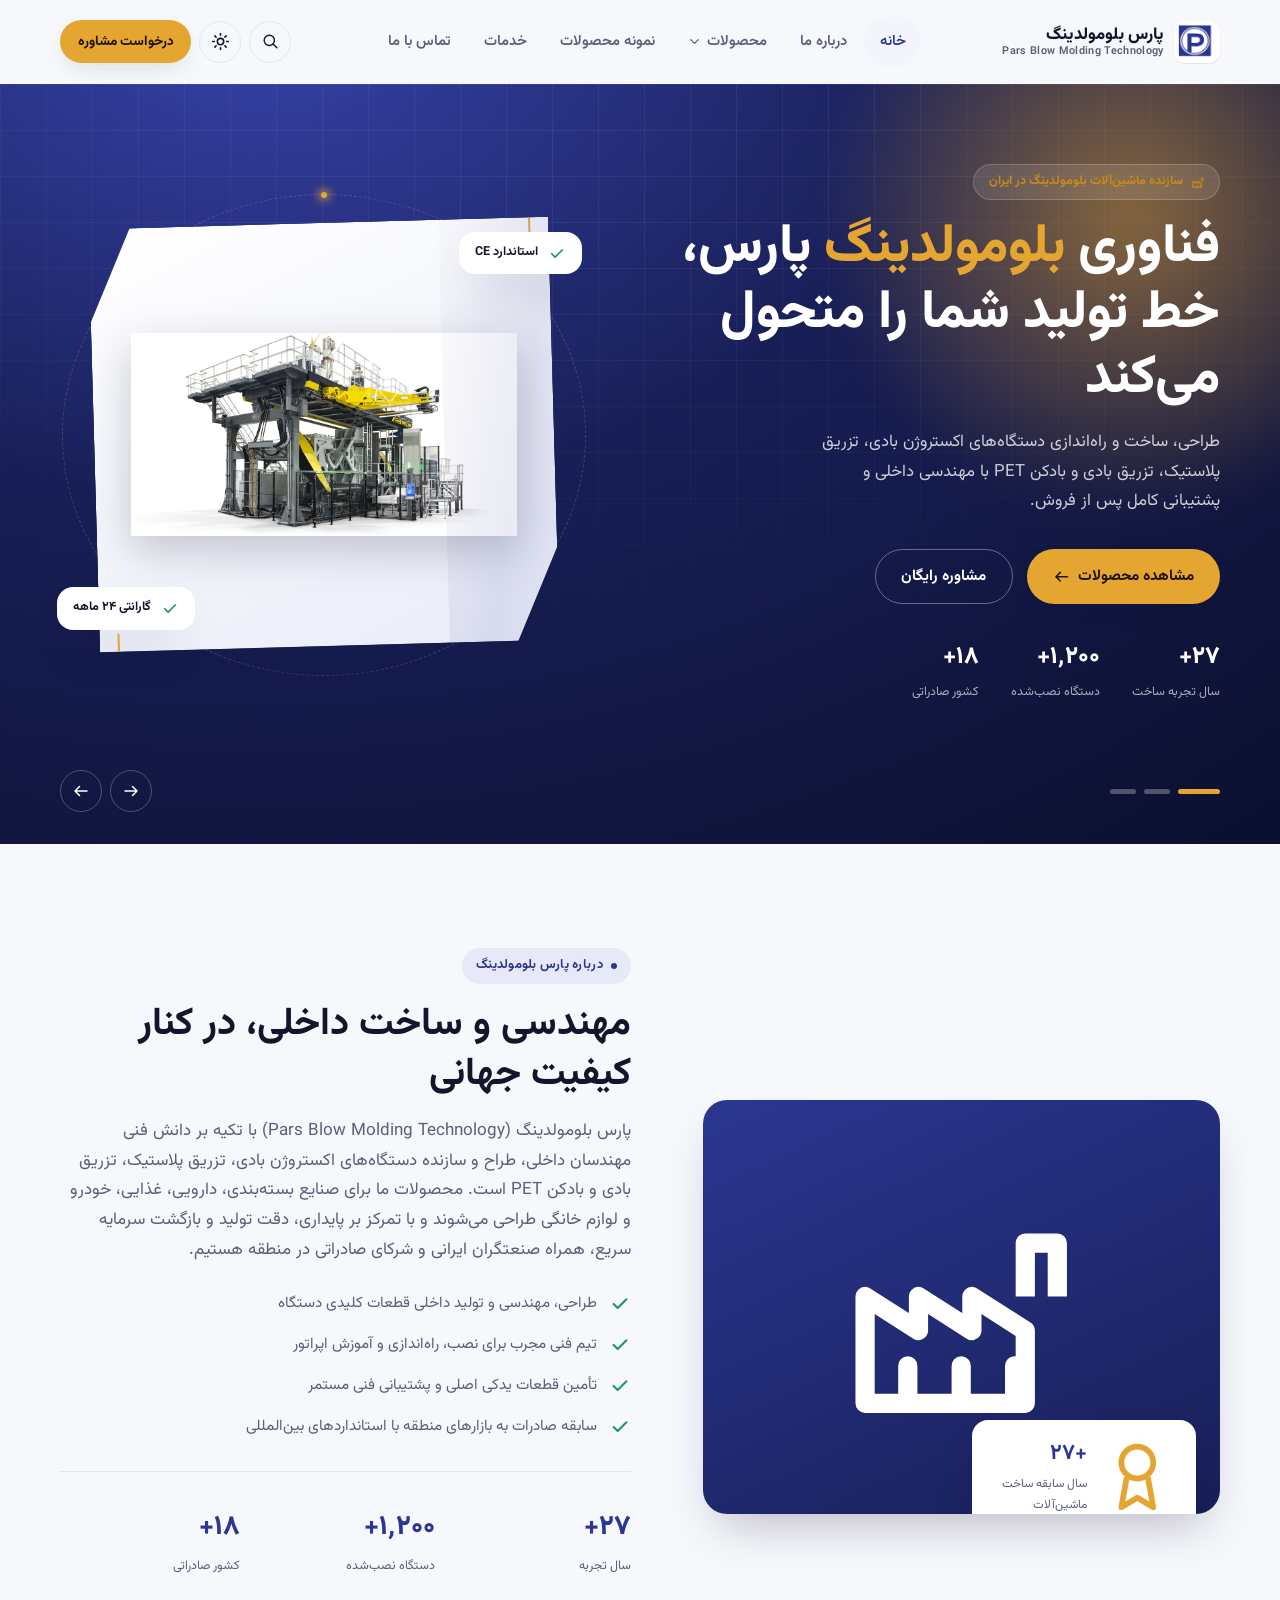
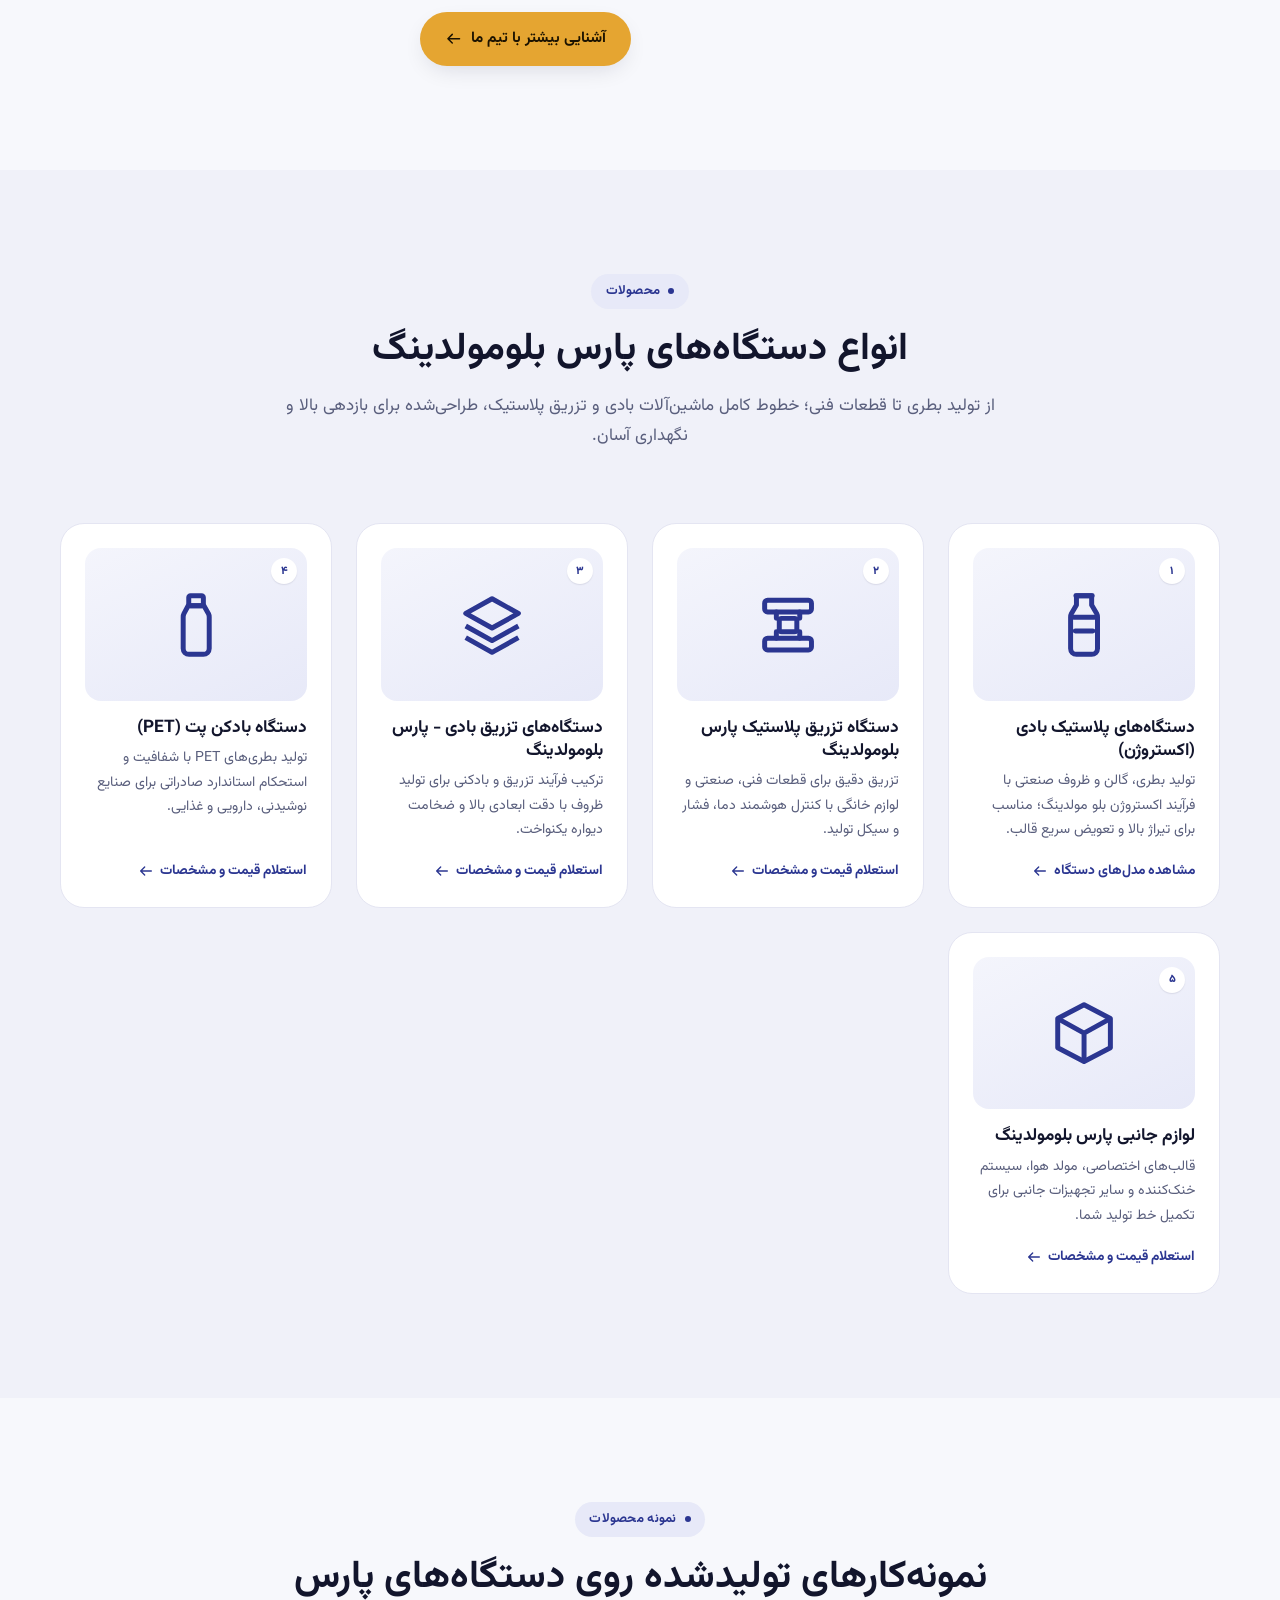
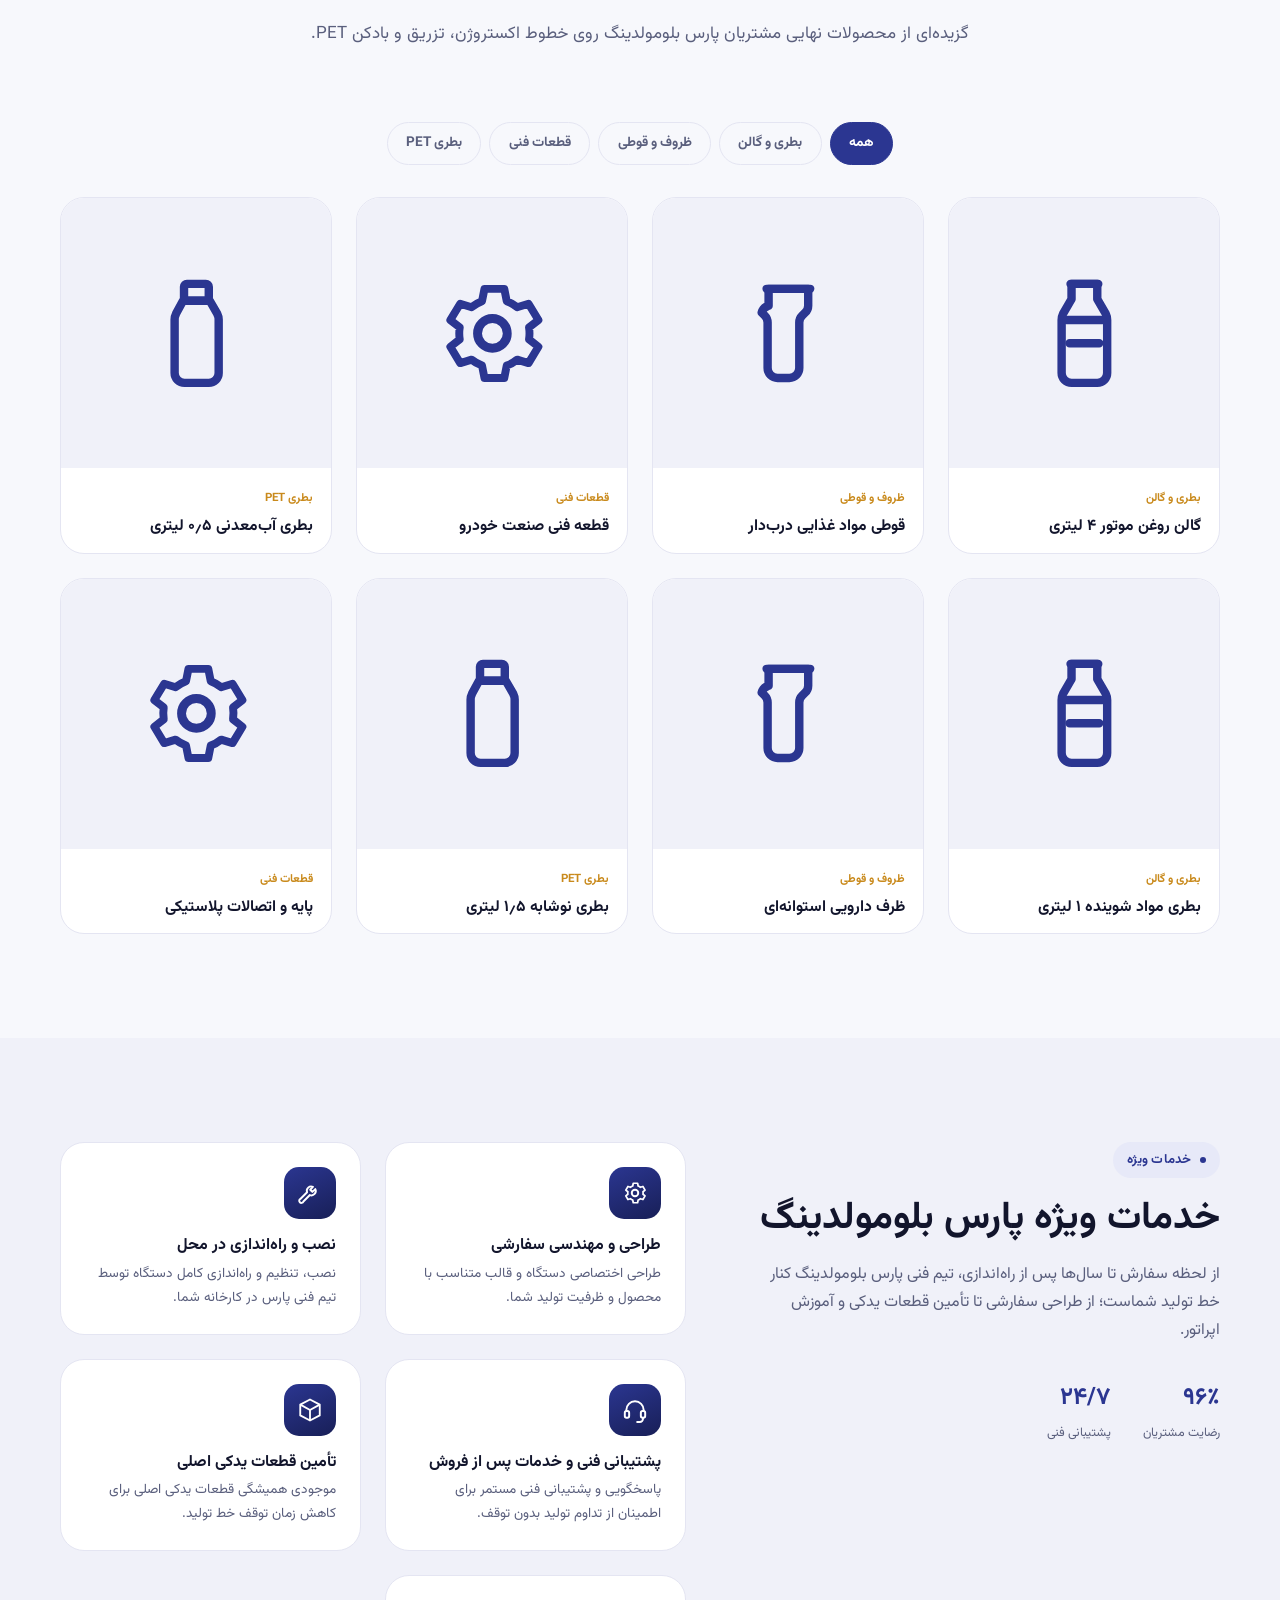
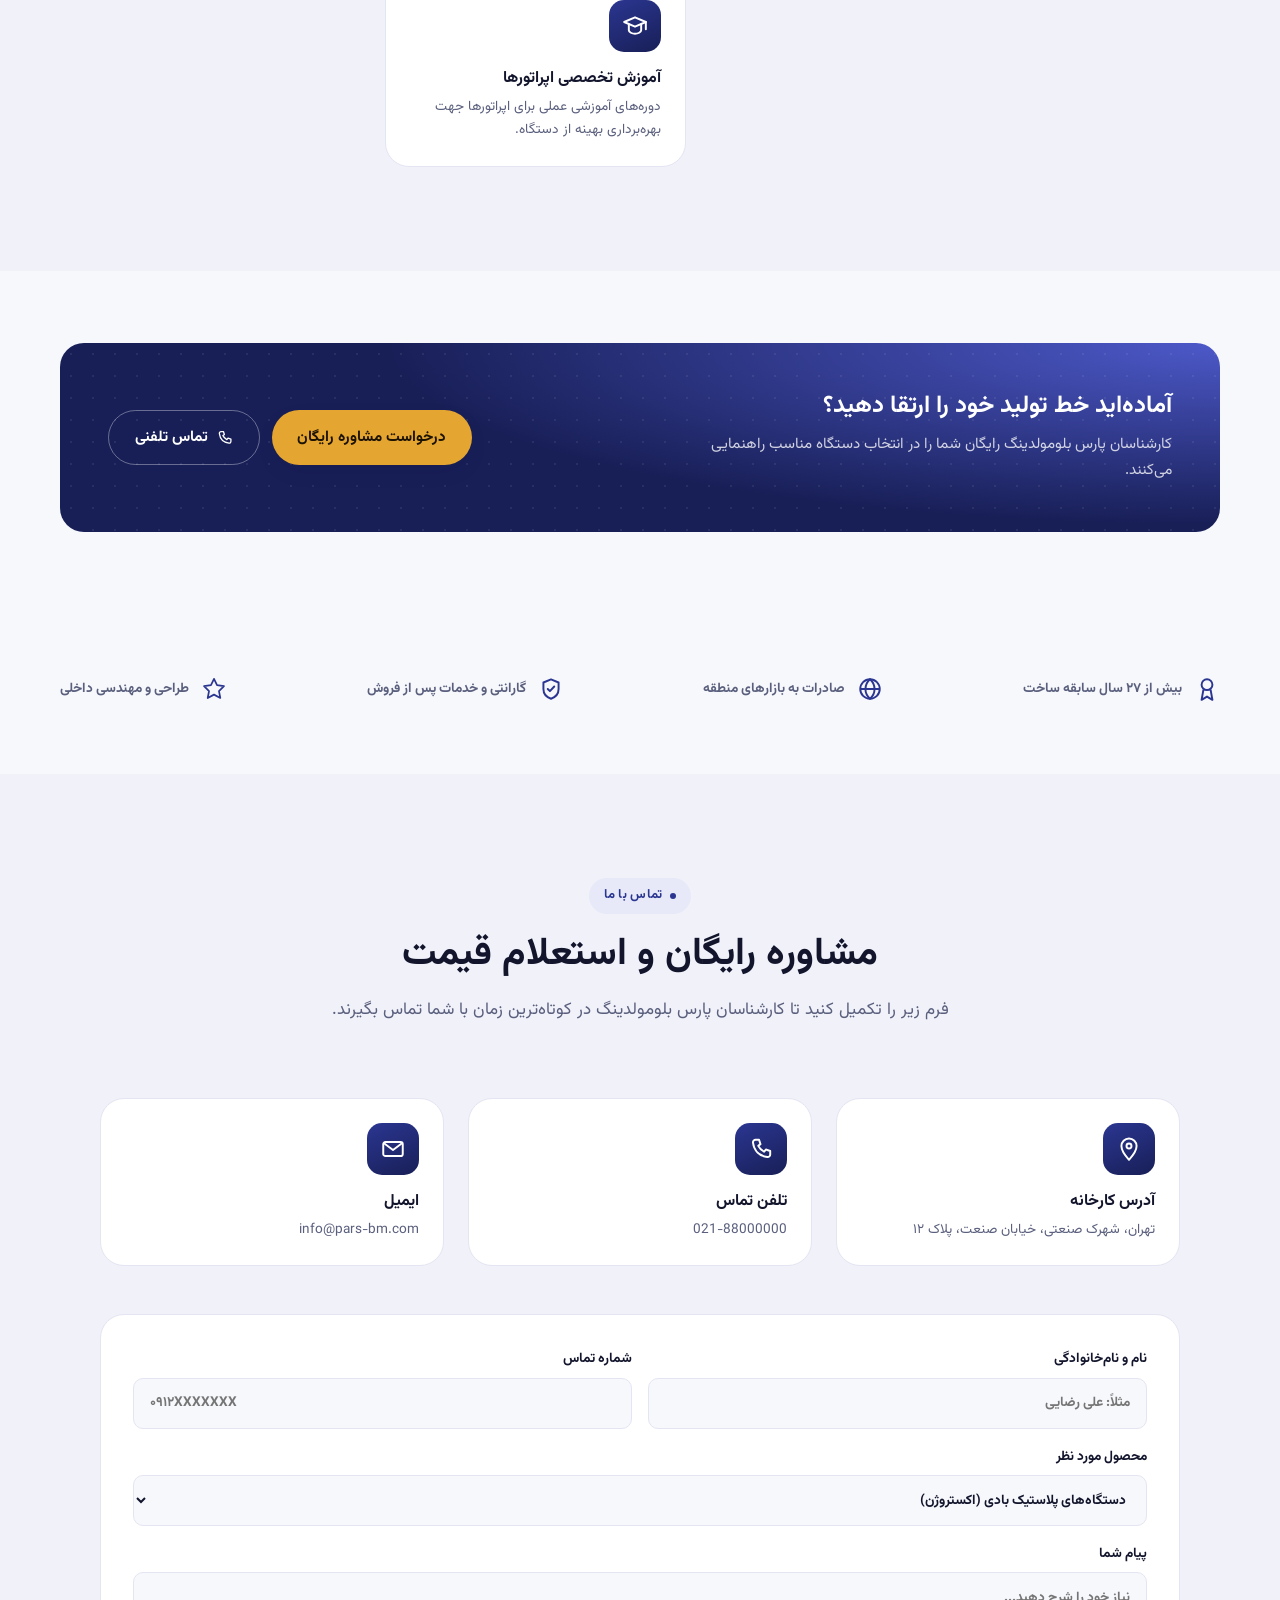
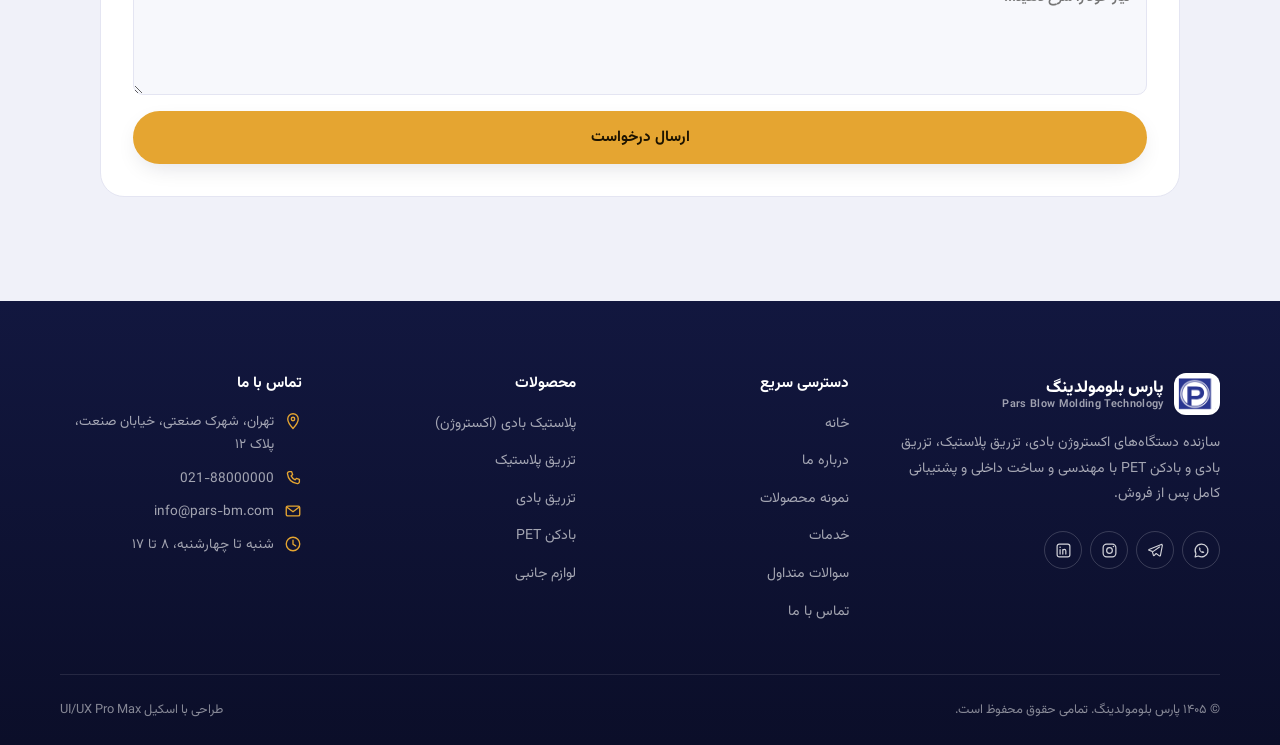
<file: index.html>
<!doctype html>
<html lang="fa" dir="rtl">
<head>
<meta charset="UTF-8">
<meta name="viewport" content="width=device-width, initial-scale=1, viewport-fit=cover">
<title>پارس بلومولدینگ | سازنده دستگاه‌های تزریق و بادی پلاستیک</title>
<meta name="description" content="پارس بلومولدینگ (Pars Blow Molding Technology) سازنده دستگاه‌های اکستروژن بادی، تزریق پلاستیک، تزریق بادی، بادکن PET و لوازم جانبی برای صنایع بسته‌بندی پلاستیک.">
<meta name="theme-color" content="#f7f8fc">
<link rel="icon" type="image/png" href="assets/img/pars-icon.png">
<link rel="apple-touch-icon" href="assets/img/pars-icon.png">
<link rel="preload" as="font" href="assets/fonts/Vazirmatn-Regular.woff2" type="font/woff2" crossorigin>
<link rel="preload" as="font" href="assets/fonts/Vazirmatn-Bold.woff2" type="font/woff2" crossorigin>
<link rel="stylesheet" href="assets/css/style.css">
<script>
  try {
    var t = localStorage.getItem("pars-bm-theme");
    if (t === "dark" || t === "light") document.documentElement.setAttribute("data-theme", t);
  } catch (e) {}
</script>
</head>
<body>
<a class="skip-link" href="#main">رفتن به محتوای اصلی</a>

<!-- ============================= ICON SPRITE ============================= -->
<svg style="display:none" aria-hidden="true">
  <symbol id="i-chevron-down" viewBox="0 0 24 24"><path d="M6 9l6 6 6-6" fill="none" stroke="currentColor" stroke-width="2" stroke-linecap="round" stroke-linejoin="round"/></symbol>
  <symbol id="i-menu" viewBox="0 0 24 24"><path d="M4 6h16M4 12h16M4 18h16" fill="none" stroke="currentColor" stroke-width="2" stroke-linecap="round"/></symbol>
  <symbol id="i-close" viewBox="0 0 24 24"><path d="M6 6l12 12M18 6L6 18" fill="none" stroke="currentColor" stroke-width="2" stroke-linecap="round"/></symbol>
  <symbol id="i-sun" viewBox="0 0 24 24"><circle cx="12" cy="12" r="4" fill="none" stroke="currentColor" stroke-width="2"/><path d="M12 2v2.2M12 19.8V22M4.9 4.9l1.5 1.5M17.6 17.6l1.5 1.5M2 12h2.2M19.8 12H22M4.9 19.1l1.5-1.5M17.6 6.4l1.5-1.5" stroke="currentColor" stroke-width="2" stroke-linecap="round"/></symbol>
  <symbol id="i-moon" viewBox="0 0 24 24"><path d="M20 14.3A8.4 8.4 0 1 1 9.7 4a7 7 0 0 0 10.3 10.3z" fill="none" stroke="currentColor" stroke-width="2" stroke-linejoin="round"/></symbol>
  <symbol id="i-phone" viewBox="0 0 24 24"><path d="M7 3.5h3.2l1.3 4-2 1.6a12.5 12.5 0 0 0 5.4 5.4l1.6-2 4 1.3V17c0 1.4-1.2 2.6-2.7 2.4C10.5 18.5 5.5 13.5 4.6 6.2 4.4 4.7 5.6 3.5 7 3.5z" fill="none" stroke="currentColor" stroke-width="1.8" stroke-linecap="round" stroke-linejoin="round"/></symbol>
  <symbol id="i-mail" viewBox="0 0 24 24"><rect x="3" y="5.5" width="18" height="13" rx="2" fill="none" stroke="currentColor" stroke-width="1.8"/><path d="M4 7l8 6 8-6" fill="none" stroke="currentColor" stroke-width="1.8" stroke-linecap="round" stroke-linejoin="round"/></symbol>
  <symbol id="i-pin" viewBox="0 0 24 24"><path d="M12 22s7-7.6 7-12.7A7 7 0 0 0 5 9.3C5 14.4 12 22 12 22z" fill="none" stroke="currentColor" stroke-width="1.8" stroke-linejoin="round"/><circle cx="12" cy="9.3" r="2.3" fill="none" stroke="currentColor" stroke-width="1.8"/></symbol>
  <symbol id="i-arrow-fwd" viewBox="0 0 24 24"><path d="M20 12H4M10 6l-6 6 6 6" fill="none" stroke="currentColor" stroke-width="2" stroke-linecap="round" stroke-linejoin="round"/></symbol>
  <symbol id="i-check" viewBox="0 0 24 24"><path d="M5 13l4.5 4.5L19 8" fill="none" stroke="currentColor" stroke-width="2.2" stroke-linecap="round" stroke-linejoin="round"/></symbol>
  <symbol id="i-home" viewBox="0 0 24 24"><path d="M4 11.5 12 4l8 7.5" fill="none" stroke="currentColor" stroke-width="1.8" stroke-linecap="round" stroke-linejoin="round"/><path d="M6 10v9a1 1 0 0 0 1 1h3v-6h4v6h3a1 1 0 0 0 1-1v-9" fill="none" stroke="currentColor" stroke-width="1.8" stroke-linejoin="round"/></symbol>
  <symbol id="i-grid" viewBox="0 0 24 24"><rect x="3" y="3" width="8" height="8" rx="1.6" fill="none" stroke="currentColor" stroke-width="1.8"/><rect x="13" y="3" width="8" height="8" rx="1.6" fill="none" stroke="currentColor" stroke-width="1.8"/><rect x="3" y="13" width="8" height="8" rx="1.6" fill="none" stroke="currentColor" stroke-width="1.8"/><rect x="13" y="13" width="8" height="8" rx="1.6" fill="none" stroke="currentColor" stroke-width="1.8"/></symbol>
  <symbol id="i-gallery" viewBox="0 0 24 24"><rect x="3" y="4.5" width="18" height="15" rx="2" fill="none" stroke="currentColor" stroke-width="1.8"/><circle cx="8.5" cy="9.5" r="1.6" fill="none" stroke="currentColor" stroke-width="1.8"/><path d="M21 15.5l-5-4.5a2 2 0 0 0-2.7 0L5 19" fill="none" stroke="currentColor" stroke-width="1.8" stroke-linecap="round" stroke-linejoin="round"/></symbol>
  <symbol id="i-wrench" viewBox="0 0 24 24"><path d="M14.7 6.3a4 4 0 0 0-5.4 5l-6 6a2 2 0 1 0 2.6 2.6l6-6a4 4 0 0 0 5-5.5l-2.7 2.6-2-2 2.5-2.7z" fill="none" stroke="currentColor" stroke-width="1.8" stroke-linejoin="round"/></symbol>
  <symbol id="i-headset" viewBox="0 0 24 24"><path d="M4 13v-1a8 8 0 0 1 16 0v1" fill="none" stroke="currentColor" stroke-width="1.8" stroke-linecap="round"/><rect x="2.6" y="13" width="4" height="6.2" rx="1.6" fill="none" stroke="currentColor" stroke-width="1.8"/><rect x="17.4" y="13" width="4" height="6.2" rx="1.6" fill="none" stroke="currentColor" stroke-width="1.8"/><path d="M19.4 19.2v.8a3 3 0 0 1-3 3H14" fill="none" stroke="currentColor" stroke-width="1.8" stroke-linecap="round"/></symbol>
  <symbol id="i-shield" viewBox="0 0 24 24"><path d="M12 3.2 19 6v6c0 4.6-3 7.6-7 9-4-1.4-7-4.4-7-9V6l7-2.8z" fill="none" stroke="currentColor" stroke-width="1.8" stroke-linejoin="round"/><path d="M9 12l2 2 4-4.3" fill="none" stroke="currentColor" stroke-width="1.8" stroke-linecap="round" stroke-linejoin="round"/></symbol>
  <symbol id="i-cap" viewBox="0 0 24 24"><path d="M2 8.3 12 4l10 4.3-10 4.3-10-4.3z" fill="none" stroke="currentColor" stroke-width="1.8" stroke-linejoin="round"/><path d="M6.3 10.4V16c0 1.7 3 3.2 5.7 3.2s5.7-1.5 5.7-3.2v-5.6" fill="none" stroke="currentColor" stroke-width="1.8" stroke-linecap="round" stroke-linejoin="round"/><path d="M22 8.3V15" fill="none" stroke="currentColor" stroke-width="1.8" stroke-linecap="round"/></symbol>
  <symbol id="i-cog" viewBox="0 0 24 24"><circle cx="12" cy="12" r="3" fill="none" stroke="currentColor" stroke-width="1.8"/><path d="M19.4 13.2a7.7 7.7 0 0 0 0-2.4l1.9-1.5-2-3.3-2.3.7a7.4 7.4 0 0 0-2.1-1.2L14.4 3h-4l-.5 2.5a7.4 7.4 0 0 0-2.1 1.2l-2.3-.7-2 3.3 1.9 1.5a7.7 7.7 0 0 0 0 2.4L3.5 14.7l2 3.3 2.3-.7c.6.5 1.3.9 2.1 1.2l.5 2.5h4l.5-2.5a7.4 7.4 0 0 0 2.1-1.2l2.3.7 2-3.3-1.9-1.5z" fill="none" stroke="currentColor" stroke-width="1.6" stroke-linejoin="round"/></symbol>
  <symbol id="i-award" viewBox="0 0 24 24"><circle cx="12" cy="8" r="5" fill="none" stroke="currentColor" stroke-width="1.8"/><path d="M8.7 12.6 7 22l5-3 5 3-1.7-9.4" fill="none" stroke="currentColor" stroke-width="1.8" stroke-linejoin="round"/></symbol>
  <symbol id="i-factory" viewBox="0 0 24 24"><path d="M3 21V11l5 3.2V11l5 3.2V11l5 3.2V21H3z" fill="none" stroke="currentColor" stroke-width="1.8" stroke-linejoin="round"/><path d="M7 21v-3.5M12 21v-3.5M17 21v-3.5" fill="none" stroke="currentColor" stroke-width="1.8" stroke-linecap="round"/><path d="M18 11V6h3v5" fill="none" stroke="currentColor" stroke-width="1.8" stroke-linejoin="round"/></symbol>
  <symbol id="i-globe" viewBox="0 0 24 24"><circle cx="12" cy="12" r="9" fill="none" stroke="currentColor" stroke-width="1.8"/><path d="M3 12h18M12 3c2.7 2.4 4.2 5.6 4.2 9S14.7 18.6 12 21c-2.7-2.4-4.2-5.6-4.2-9S9.3 5.4 12 3z" fill="none" stroke="currentColor" stroke-width="1.8"/></symbol>
  <symbol id="i-star" viewBox="0 0 24 24"><path d="M12 2.6 14.8 8.5 21.2 9.4 16.6 13.9 17.8 20.3 12 17.2 6.2 20.3 7.4 13.9 2.8 9.4 9.2 8.5 12 2.6Z" fill="none" stroke="currentColor" stroke-width="1.6" stroke-linejoin="round"/></symbol>
  <symbol id="i-arrow-up" viewBox="0 0 24 24"><path d="M12 19V5M5 12l7-7 7 7" fill="none" stroke="currentColor" stroke-width="2" stroke-linecap="round" stroke-linejoin="round"/></symbol>
  <symbol id="i-search" viewBox="0 0 24 24"><circle cx="10.5" cy="10.5" r="6.5" fill="none" stroke="currentColor" stroke-width="1.8"/><path d="M20 20l-4.7-4.7" stroke="currentColor" stroke-width="1.8" stroke-linecap="round"/></symbol>
  <symbol id="i-bottle" viewBox="0 0 24 24"><path d="M9.4 2h5.2v3.1l1.7 2.9c.2.4.3.8.3 1.3V20a2 2 0 0 1-2 2h-5.2a2 2 0 0 1-2-2V9.3c0-.5.1-.9.3-1.3l1.7-2.9V2Z" fill="none" stroke="currentColor" stroke-width="1.7" stroke-linejoin="round"/><path d="M9.2 2h5.6M8.4 9.3h7.2M9 14h6" fill="none" stroke="currentColor" stroke-width="1.7" stroke-linecap="round"/></symbol>
  <symbol id="i-press" viewBox="0 0 24 24"><rect x="4" y="3.5" width="16" height="4" rx="1" fill="none" stroke="currentColor" stroke-width="1.7"/><rect x="4" y="16.5" width="16" height="4" rx="1" fill="none" stroke="currentColor" stroke-width="1.7"/><path d="M8 7.5v2.2M16 7.5v2.2M8 14.3v2.2M16 14.3v2.2" stroke="currentColor" stroke-width="1.7" stroke-linecap="round"/><rect x="9" y="9.7" width="6" height="4.6" rx="0.8" fill="none" stroke="currentColor" stroke-width="1.7"/></symbol>
  <symbol id="i-layers" viewBox="0 0 24 24"><path d="M12 3 21 8l-9 5-9-5 9-5Z" fill="none" stroke="currentColor" stroke-width="1.7" stroke-linejoin="round"/><path d="M3 12.3 12 17.3l9-5" fill="none" stroke="currentColor" stroke-width="1.7" stroke-linejoin="round"/><path d="M3 16.3 12 21.3l9-5" fill="none" stroke="currentColor" stroke-width="1.7" stroke-linejoin="round"/></symbol>
  <symbol id="i-box" viewBox="0 0 24 24"><path d="M12 2.3 21 7v10l-9 4.7L3 17V7l9-4.7Z" fill="none" stroke="currentColor" stroke-width="1.7" stroke-linejoin="round"/><path d="M3.5 7.3 12 12l8.5-4.7M12 12v9.4" fill="none" stroke="currentColor" stroke-width="1.7" stroke-linejoin="round"/></symbol>
  <symbol id="i-jar" viewBox="0 0 24 24"><path d="M8 3h8v3.4a2 2 0 0 1-.6 1.4l-.6.6a2 2 0 0 0-.6 1.4V19a2 2 0 0 1-2 2h-2.4a2 2 0 0 1-2-2V9.8a2 2 0 0 0-.6-1.4l-.6-.6A2 2 0 0 1 8 6.4V3Z" fill="none" stroke="currentColor" stroke-width="1.7" stroke-linejoin="round"/><path d="M7.6 3h8.8" stroke="currentColor" stroke-width="1.7" stroke-linecap="round"/></symbol>
  <symbol id="i-cap-bottle" viewBox="0 0 24 24"><rect x="9.5" y="2" width="5" height="3.4" rx="0.6" fill="none" stroke="currentColor" stroke-width="1.7"/><path d="M9.3 5.4h5.4l1.5 2.6c.2.4.3.8.3 1.2V20a2 2 0 0 1-2 2h-4.9a2 2 0 0 1-2-2V9.2c0-.4.1-.8.3-1.2l1.4-2.6Z" fill="none" stroke="currentColor" stroke-width="1.7" stroke-linejoin="round"/></symbol>
  <symbol id="i-whatsapp" viewBox="0 0 24 24"><path d="M12 3a9 9 0 0 0-7.8 13.5L3 21l4.7-1.2A9 9 0 1 0 12 3Z" fill="none" stroke="currentColor" stroke-width="1.7" stroke-linejoin="round"/><path d="M8.3 8.2c.2-.5.4-.5.7-.5h.5c.2 0 .4 0 .5.4l.7 1.5c.1.2.1.4 0 .6l-.5.6c-.1.2-.1.4 0 .6.4.7 1.3 1.6 2 2 .2.1.4.1.6 0l.6-.5c.2-.1.4-.1.6 0l1.5.7c.3.1.4.3.4.5v.5c0 .3-.1.5-.5.7-.6.3-1.5.5-2.7-.1-1.4-.7-3-2.3-3.7-3.7-.6-1.2-.4-2.1-.1-2.7Z" fill="currentColor" stroke="none"/></symbol>
  <symbol id="i-telegram" viewBox="0 0 24 24"><path d="M21 3.3 2.8 10.6c-.6.2-.6.9 0 1.1l4.6 1.5 1.7 5.6c.2.6.9.7 1.3.2l2.5-2.8 4.6 3.4c.5.4 1.2.1 1.4-.5l2.8-14.3c.1-.6-.5-1-1.1-.8Z" fill="none" stroke="currentColor" stroke-width="1.6" stroke-linejoin="round"/><path d="M8.9 13.2 17.6 7" fill="none" stroke="currentColor" stroke-width="1.6" stroke-linecap="round"/></symbol>
  <symbol id="i-instagram" viewBox="0 0 24 24"><rect x="3" y="3" width="18" height="18" rx="5" fill="none" stroke="currentColor" stroke-width="1.7"/><circle cx="12" cy="12" r="4" fill="none" stroke="currentColor" stroke-width="1.7"/><circle cx="17.6" cy="6.4" r="1.1" fill="currentColor" stroke="none"/></symbol>
  <symbol id="i-linkedin" viewBox="0 0 24 24"><rect x="3" y="3" width="18" height="18" rx="3" fill="none" stroke="currentColor" stroke-width="1.7"/><circle cx="7.2" cy="7.5" r="1.1" fill="currentColor" stroke="none"/><path d="M7.2 10.7V17M11 17v-4.3c0-1.4.9-2.4 2.2-2.4 1.3 0 2.1 1 2.1 2.4V17M11 10.7V17" fill="none" stroke="currentColor" stroke-width="1.7" stroke-linecap="round" stroke-linejoin="round"/></symbol>
  <symbol id="i-clock" viewBox="0 0 24 24"><circle cx="12" cy="12" r="9" fill="none" stroke="currentColor" stroke-width="1.8"/><path d="M12 7v5.3l3.6 2.1" fill="none" stroke="currentColor" stroke-width="1.8" stroke-linecap="round" stroke-linejoin="round"/></symbol>
</svg>

<!-- ============================= HEADER ============================= -->
<header class="site-header">
  <div class="container">
    <a class="brand" href="#home" aria-label="پارس بلومولدینگ - بازگشت به خانه">
      <span class="brand__mark"><img src="assets/img/pars-icon.png" alt="نماد پارس بلومولدینگ" width="38" height="34"></span>
      <span class="brand__type">
        <strong>پارس بلومولدینگ</strong>
        <span>Pars Blow Molding Technology</span>
      </span>
    </a>

    <nav aria-label="ناوبری اصلی">
      <ul class="nav-desktop">
        <li><a class="nav-link is-active" href="#home">خانه</a></li>
        <li><a class="nav-link" href="#about">درباره ما</a></li>
        <li class="nav-item--has-menu">
          <a class="nav-link" href="#products" aria-haspopup="true">
            محصولات <svg class="i" width="15" height="15"><use href="#i-chevron-down"/></svg>
          </a>
          <div class="mega">
            <a class="mega__item" href="category.html">
              <span class="mega__icon"><svg width="20" height="20"><use href="#i-bottle"/></svg></span>
              <span><strong>دستگاه‌های پلاستیک بادی (اکستروژن)</strong><p>تولید بطری و ظروف با فرآیند اکستروژن بلو مولدینگ</p></span>
            </a>
            <a class="mega__item" href="#p-injection">
              <span class="mega__icon"><svg width="20" height="20"><use href="#i-press"/></svg></span>
              <span><strong>دستگاه تزریق پلاستیک</strong><p>تزریق دقیق برای قطعات فنی و صنعتی</p></span>
            </a>
            <a class="mega__item" href="#p-injection-blow">
              <span class="mega__icon"><svg width="20" height="20"><use href="#i-layers"/></svg></span>
              <span><strong>دستگاه‌های تزریق بادی</strong><p>ترکیب تزریق و بادکنی برای ظروف دقیق</p></span>
            </a>
            <a class="mega__item" href="#p-pet">
              <span class="mega__icon"><svg width="20" height="20"><use href="#i-cap-bottle"/></svg></span>
              <span><strong>دستگاه بادکن PET</strong><p>تولید بطری‌های PET با کیفیت صادراتی</p></span>
            </a>
            <a class="mega__item" href="#p-accessories" style="grid-column: 1 / -1;">
              <span class="mega__icon"><svg width="20" height="20"><use href="#i-box"/></svg></span>
              <span><strong>لوازم جانبی پارس بلومولدینگ</strong><p>قالب، مولد و تجهیزات جانبی خط تولید</p></span>
            </a>
          </div>
        </li>
        <li><a class="nav-link" href="#samples">نمونه محصولات</a></li>
        <li><a class="nav-link" href="#services">خدمات</a></li>
        <li><a class="nav-link" href="#contact">تماس با ما</a></li>
      </ul>
    </nav>

    <div class="header-actions">
      <a class="icon-btn" href="search.html" aria-label="جستجو"><svg width="19" height="19"><use href="#i-search"/></svg></a>
      <button class="icon-btn theme-toggle" data-theme-toggle aria-label="تغییر حالت روشن و تاریک">
        <svg class="icon-sun" width="19" height="19"><use href="#i-sun"/></svg>
        <svg class="icon-moon" width="19" height="19"><use href="#i-moon"/></svg>
      </button>
      <a class="btn btn--primary btn--sm header-cta" href="#contact">درخواست مشاوره</a>
      <button class="icon-btn nav-toggle" data-drawer-open aria-label="باز کردن منو" aria-expanded="false">
        <svg width="20" height="20"><use href="#i-menu"/></svg>
      </button>
    </div>
  </div>
</header>

<!-- ============================= MOBILE DRAWER ============================= -->
<div class="mobile-drawer" data-drawer>
  <div class="mobile-drawer__scrim" data-drawer-close></div>
  <div class="mobile-drawer__panel" role="dialog" aria-modal="true" aria-label="منوی موبایل">
    <div class="mobile-drawer__head">
      <span class="brand">
        <span class="brand__mark"><img src="assets/img/pars-icon.png" alt="" width="32" height="28"></span>
        <span class="brand__type"><strong>پارس بلومولدینگ</strong></span>
      </span>
      <button class="icon-btn" data-drawer-close aria-label="بستن منو"><svg width="18" height="18"><use href="#i-close"/></svg></button>
    </div>

    <ul class="mobile-nav-list">
      <li><a href="#home">خانه</a></li>
      <li><a href="#about">درباره ما</a></li>
      <li class="mobile-accordion">
        <button class="mobile-accordion__trigger" aria-expanded="false">
          محصولات <svg width="16" height="16"><use href="#i-chevron-down"/></svg>
        </button>
        <div class="mobile-accordion__panel">
          <ul>
            <li><a href="category.html">دستگاه‌های پلاستیک بادی (اکستروژن)</a></li>
            <li><a href="#p-injection">دستگاه تزریق پلاستیک</a></li>
            <li><a href="#p-injection-blow">دستگاه‌های تزریق بادی</a></li>
            <li><a href="#p-pet">دستگاه بادکن PET</a></li>
            <li><a href="#p-accessories">لوازم جانبی</a></li>
          </ul>
        </div>
      </li>
      <li><a href="#samples">نمونه محصولات</a></li>
      <li><a href="#services">خدمات</a></li>
      <li><a href="faq.html">سوالات متداول</a></li>
      <li><a href="#contact">تماس با ما</a></li>
    </ul>

    <div class="mobile-drawer__foot">
      <a class="btn btn--primary btn--block" href="#contact">درخواست مشاوره</a>
      <div class="mobile-contact-row"><svg width="16" height="16"><use href="#i-phone"/></svg> ۰۲۱-۸۸۰۰۰۰۰۰</div>
      <div class="mobile-contact-row"><svg width="16" height="16"><use href="#i-mail"/></svg> info@pars-bm.com</div>
    </div>
  </div>
</div>

<div class="page-shell">
<main id="main">

  <!-- ============================= HERO SLIDER ============================= -->
  <section id="home" class="hero" data-hero-slider aria-roledescription="اسلایدر" aria-label="معرفی پارس بلومولدینگ">
    <div class="hero__grid" aria-hidden="true"></div>
    <div class="hero__glow" aria-hidden="true"></div>

    <div class="container">
      <div class="hero__slides">

        <div class="hero__slide is-active">
          <div class="hero__inner">
            <div>
              <span class="hero__tag"><svg width="14" height="14"><use href="#i-factory"/></svg> سازنده ماشین‌آلات بلومولدینگ در ایران</span>
              <h1 class="hero__title">فناوری <em>بلومولدینگ</em> پارس، خط تولید شما را متحول می‌کند</h1>
              <p class="hero__desc">طراحی، ساخت و راه‌اندازی دستگاه‌های اکستروژن بادی، تزریق پلاستیک، تزریق بادی و بادکن PET با مهندسی داخلی و پشتیبانی کامل پس از فروش.</p>
              <div class="hero__actions">
                <a class="btn btn--primary" href="#products">مشاهده محصولات <svg width="16" height="16"><use href="#i-arrow-fwd"/></svg></a>
                <a class="btn btn--ghost btn--on-dark" href="#contact">مشاوره رایگان</a>
              </div>
              <div class="hero__stats">
                <div><strong data-counter="27" data-counter-suffix="+">۰</strong><span>سال تجربه ساخت</span></div>
                <div><strong data-counter="1200" data-counter-suffix="+">۰</strong><span>دستگاه نصب‌شده</span></div>
                <div><strong data-counter="18" data-counter-suffix="+">۰</strong><span>کشور صادراتی</span></div>
              </div>
            </div>
            <div class="hero__visual">
              <div class="hero__frame-wrap">
                <div class="hero__ring" aria-hidden="true"></div>
                <div class="hero__frame">
                  <span class="hero__corner hero__corner--tl" aria-hidden="true"></span>
                  <span class="hero__corner hero__corner--br" aria-hidden="true"></span>
                  <img class="hero__photo" src="assets/img/products/extrusion-blow-molding.jpg" alt="دستگاه اکستروژن بادی پارس بلومولدینگ">
                </div>
                <span class="hero__chip hero__chip--a"><svg width="18" height="18"><use href="#i-check"/></svg> استاندارد CE</span>
                <span class="hero__chip hero__chip--b"><svg width="18" height="18"><use href="#i-check"/></svg> گارانتی ۲۴ ماهه</span>
              </div>
            </div>
          </div>
        </div>

        <div class="hero__slide">
          <div class="hero__inner">
            <div>
              <span class="hero__tag"><svg width="14" height="14"><use href="#i-press"/></svg> دقت بالا در تزریق پلاستیک</span>
              <h1 class="hero__title">دستگاه‌های <em>تزریق پلاستیک</em> با دقت و بازدهی صنعتی</h1>
              <p class="hero__desc">تولید انواع قطعات فنی و صنعتی با دستگاه‌های تزریق پارس بلومولدینگ؛ کنترل هوشمند، مصرف انرژی بهینه و کیفیت تکرارپذیر در هر سیکل.</p>
              <div class="hero__actions">
                <a class="btn btn--primary" href="#p-injection">جزئیات دستگاه تزریق <svg width="16" height="16"><use href="#i-arrow-fwd"/></svg></a>
                <a class="btn btn--ghost btn--on-dark" href="#contact">تماس با کارشناسان</a>
              </div>
              <div class="hero__stats">
                <div><strong data-counter="35" data-counter-suffix="+">۰</strong><span>نوع قالب پشتیبانی‌شده</span></div>
                <div><strong data-counter="99" data-counter-suffix="٪">۰</strong><span>دقت تکرار تولید</span></div>
                <div><strong data-counter="24" data-counter-suffix="/۷">۰</strong><span>پشتیبانی فنی</span></div>
              </div>
            </div>
            <div class="hero__visual">
              <div class="hero__frame-wrap">
                <div class="hero__ring" aria-hidden="true"></div>
                <div class="hero__frame">
                  <span class="hero__corner hero__corner--tl" aria-hidden="true"></span>
                  <span class="hero__corner hero__corner--br" aria-hidden="true"></span>
                  <img class="hero__photo" src="assets/img/products/injection-molding.jpg" alt="دستگاه تزریق پلاستیک">
                </div>
                <span class="hero__chip hero__chip--a"><svg width="18" height="18"><use href="#i-check"/></svg> کنترل PLC</span>
                <span class="hero__chip hero__chip--b"><svg width="18" height="18"><use href="#i-check"/></svg> مهندسی داخلی</span>
              </div>
            </div>
          </div>
        </div>

        <div class="hero__slide">
          <div class="hero__inner">
            <div>
              <span class="hero__tag"><svg width="14" height="14"><use href="#i-layers"/></svg> خطوط یکپارچه و اتوماتیک</span>
              <h1 class="hero__title">خطوط کامل <em>تولید بلومولدینگ</em> با اتوماسیون تمام‌عیار</h1>
              <p class="hero__desc">از تغذیه مواد اولیه تا برداشت رباتیک محصول نهایی؛ پارس بلومولدینگ خطوط یکپارچه تولید را متناسب با ظرفیت و محصول شما طراحی، مونتاژ و راه‌اندازی می‌کند.</p>
              <div class="hero__actions">
                <a class="btn btn--primary" href="#contact">مشاوره خط تولید <svg width="16" height="16"><use href="#i-arrow-fwd"/></svg></a>
                <a class="btn btn--ghost btn--on-dark" href="#products">مشاهده محصولات</a>
              </div>
              <div class="hero__stats">
                <div><strong data-counter="90" data-counter-suffix="٪">۰</strong><span>اتوماسیون خط تولید</span></div>
                <div><strong data-counter="40" data-counter-suffix="٪+">۰</strong><span>کاهش نیروی انسانی</span></div>
                <div><strong data-counter="24" data-counter-suffix="/۷">۰</strong><span>تولید پیوسته</span></div>
              </div>
            </div>
            <div class="hero__visual">
              <div class="hero__frame-wrap">
                <div class="hero__ring" aria-hidden="true"></div>
                <div class="hero__frame">
                  <span class="hero__corner hero__corner--tl" aria-hidden="true"></span>
                  <span class="hero__corner hero__corner--br" aria-hidden="true"></span>
                  <img class="hero__photo" src="assets/img/products/production-line.jpg" alt="خط کامل تولید بلومولدینگ با رباتیک">
                </div>
                <span class="hero__chip hero__chip--a"><svg width="18" height="18"><use href="#i-check"/></svg> رباتیک صنعتی</span>
                <span class="hero__chip hero__chip--b"><svg width="18" height="18"><use href="#i-check"/></svg> اتوماسیون کامل</span>
              </div>
            </div>
          </div>
        </div>

      </div>
    </div>

    <div class="container hero__controls">
      <div class="hero__dots" data-hero-dots role="tablist" aria-label="انتخاب اسلاید"></div>
      <div class="hero__arrows">
        <button type="button" data-hero-prev aria-label="اسلاید قبلی" style="transform:scaleX(-1)"><svg width="18" height="18"><use href="#i-arrow-fwd"/></svg></button>
        <button type="button" data-hero-next aria-label="اسلاید بعدی"><svg width="18" height="18"><use href="#i-arrow-fwd"/></svg></button>
      </div>
    </div>
  </section>

  <!-- ============================= ABOUT ============================= -->
  <section id="about" class="section">
    <div class="container about">
      <div class="about__visual" data-reveal>
        <svg viewBox="0 0 24 24" style="color:#fff"><use href="#i-factory"/></svg>
        <div class="about__badge">
          <svg width="30" height="30" style="color:var(--color-accent)"><use href="#i-award"/></svg>
          <span><strong>+۲۷</strong><span>سال سابقه ساخت ماشین‌آلات</span></span>
        </div>
      </div>
      <div data-reveal>
        <span class="eyebrow">درباره پارس بلومولدینگ</span>
        <h2 class="section-title">مهندسی و ساخت داخلی، در کنار کیفیت جهانی</h2>
        <p class="section-desc">
          پارس بلومولدینگ (Pars Blow Molding Technology) با تکیه بر دانش فنی مهندسان داخلی، طراح و سازنده دستگاه‌های
          اکستروژن بادی، تزریق پلاستیک، تزریق بادی و بادکن PET است. محصولات ما برای صنایع بسته‌بندی، دارویی، غذایی،
          خودرو و لوازم خانگی طراحی می‌شوند و با تمرکز بر پایداری، دقت تولید و بازگشت سرمایه سریع، همراه صنعتگران
          ایرانی و شرکای صادراتی در منطقه هستیم.
        </p>
        <ul class="about__list">
          <li><svg width="22" height="22"><use href="#i-check"/></svg> طراحی، مهندسی و تولید داخلی قطعات کلیدی دستگاه</li>
          <li><svg width="22" height="22"><use href="#i-check"/></svg> تیم فنی مجرب برای نصب، راه‌اندازی و آموزش اپراتور</li>
          <li><svg width="22" height="22"><use href="#i-check"/></svg> تأمین قطعات یدکی اصلی و پشتیبانی فنی مستمر</li>
          <li><svg width="22" height="22"><use href="#i-check"/></svg> سابقه صادرات به بازارهای منطقه با استانداردهای بین‌المللی</li>
        </ul>
        <div class="about__stats">
          <div><strong data-counter="27" data-counter-suffix="+">۰</strong><span>سال تجربه</span></div>
          <div><strong data-counter="1200" data-counter-suffix="+">۰</strong><span>دستگاه نصب‌شده</span></div>
          <div><strong data-counter="18" data-counter-suffix="+">۰</strong><span>کشور صادراتی</span></div>
        </div>
        <div style="margin-top:var(--space-lg)">
          <a class="btn btn--primary" href="#contact">آشنایی بیشتر با تیم ما <svg width="16" height="16"><use href="#i-arrow-fwd"/></svg></a>
        </div>
      </div>
    </div>
  </section>

  <!-- ============================= PRODUCTS ============================= -->
  <section id="products" class="section section-bg-alt">
    <div class="container">
      <div class="section-head" data-reveal>
        <span class="eyebrow">محصولات</span>
        <h2 class="section-title">انواع دستگاه‌های پارس بلومولدینگ</h2>
        <p class="section-desc">از تولید بطری تا قطعات فنی؛ خطوط کامل ماشین‌آلات بادی و تزریق پلاستیک، طراحی‌شده برای بازدهی بالا و نگهداری آسان.</p>
      </div>

      <div class="product-grid" data-reveal-group>
        <article class="product-card" id="p-extrusion" data-reveal>
          <div class="product-card__art"><span class="product-card__num">۱</span><svg viewBox="0 0 24 24"><use href="#i-bottle"/></svg></div>
          <h3>دستگاه‌های پلاستیک بادی (اکستروژن)</h3>
          <p>تولید بطری، گالن و ظروف صنعتی با فرآیند اکستروژن بلو مولدینگ؛ مناسب برای تیراژ بالا و تعویض سریع قالب.</p>
          <a class="product-card__link" href="category.html">مشاهده مدل‌های دستگاه <svg width="16" height="16"><use href="#i-arrow-fwd"/></svg></a>
        </article>

        <article class="product-card" id="p-injection" data-reveal>
          <div class="product-card__art"><span class="product-card__num">۲</span><svg viewBox="0 0 24 24"><use href="#i-press"/></svg></div>
          <h3>دستگاه تزریق پلاستیک پارس بلومولدینگ</h3>
          <p>تزریق دقیق برای قطعات فنی، صنعتی و لوازم خانگی با کنترل هوشمند دما، فشار و سیکل تولید.</p>
          <a class="product-card__link" href="#contact">استعلام قیمت و مشخصات <svg width="16" height="16"><use href="#i-arrow-fwd"/></svg></a>
        </article>

        <article class="product-card" id="p-injection-blow" data-reveal>
          <div class="product-card__art"><span class="product-card__num">۳</span><svg viewBox="0 0 24 24"><use href="#i-layers"/></svg></div>
          <h3>دستگاه‌های تزریق بادی - پارس بلومولدینگ</h3>
          <p>ترکیب فرآیند تزریق و بادکنی برای تولید ظروف با دقت ابعادی بالا و ضخامت دیواره یکنواخت.</p>
          <a class="product-card__link" href="#contact">استعلام قیمت و مشخصات <svg width="16" height="16"><use href="#i-arrow-fwd"/></svg></a>
        </article>

        <article class="product-card" id="p-pet" data-reveal>
          <div class="product-card__art"><span class="product-card__num">۴</span><svg viewBox="0 0 24 24"><use href="#i-cap-bottle"/></svg></div>
          <h3>دستگاه بادکن پت (PET)</h3>
          <p>تولید بطری‌های PET با شفافیت و استحکام استاندارد صادراتی برای صنایع نوشیدنی، دارویی و غذایی.</p>
          <a class="product-card__link" href="#contact">استعلام قیمت و مشخصات <svg width="16" height="16"><use href="#i-arrow-fwd"/></svg></a>
        </article>

        <article class="product-card" id="p-accessories" data-reveal>
          <div class="product-card__art"><span class="product-card__num">۵</span><svg viewBox="0 0 24 24"><use href="#i-box"/></svg></div>
          <h3>لوازم جانبی پارس بلومولدینگ</h3>
          <p>قالب‌های اختصاصی، مولد هوا، سیستم خنک‌کننده و سایر تجهیزات جانبی برای تکمیل خط تولید شما.</p>
          <a class="product-card__link" href="#contact">استعلام قیمت و مشخصات <svg width="16" height="16"><use href="#i-arrow-fwd"/></svg></a>
        </article>
      </div>
    </div>
  </section>

  <!-- ============================= PRODUCT SAMPLES ============================= -->
  <section id="samples" class="section">
    <div class="container">
      <div class="section-head" data-reveal>
        <span class="eyebrow">نمونه محصولات</span>
        <h2 class="section-title">نمونه‌کارهای تولیدشده روی دستگاه‌های پارس</h2>
        <p class="section-desc">گزیده‌ای از محصولات نهایی مشتریان پارس بلومولدینگ روی خطوط اکستروژن، تزریق و بادکن PET.</p>
      </div>

      <div class="filter-tabs" role="tablist" aria-label="فیلتر نمونه محصولات">
        <button type="button" class="is-active" data-filter="all">همه</button>
        <button type="button" data-filter="bottle">بطری و گالن</button>
        <button type="button" data-filter="jar">ظروف و قوطی</button>
        <button type="button" data-filter="part">قطعات فنی</button>
        <button type="button" data-filter="pet">بطری PET</button>
      </div>

      <div class="sample-grid">
        <div class="sample-card" data-sample-cat="bottle" data-reveal><div class="sample-card__art"><svg viewBox="0 0 24 24"><use href="#i-bottle"/></svg></div><div class="sample-card__body"><span>بطری و گالن</span><h4>گالن روغن موتور ۴ لیتری</h4></div></div>
        <div class="sample-card" data-sample-cat="jar" data-reveal><div class="sample-card__art"><svg viewBox="0 0 24 24"><use href="#i-jar"/></svg></div><div class="sample-card__body"><span>ظروف و قوطی</span><h4>قوطی مواد غذایی درب‌دار</h4></div></div>
        <div class="sample-card" data-sample-cat="part" data-reveal><div class="sample-card__art"><svg viewBox="0 0 24 24"><use href="#i-cog"/></svg></div><div class="sample-card__body"><span>قطعات فنی</span><h4>قطعه فنی صنعت خودرو</h4></div></div>
        <div class="sample-card" data-sample-cat="pet" data-reveal><div class="sample-card__art"><svg viewBox="0 0 24 24"><use href="#i-cap-bottle"/></svg></div><div class="sample-card__body"><span>بطری PET</span><h4>بطری آب‌معدنی ۰٫۵ لیتری</h4></div></div>
        <div class="sample-card" data-sample-cat="bottle" data-reveal><div class="sample-card__art"><svg viewBox="0 0 24 24"><use href="#i-bottle"/></svg></div><div class="sample-card__body"><span>بطری و گالن</span><h4>بطری مواد شوینده ۱ لیتری</h4></div></div>
        <div class="sample-card" data-sample-cat="jar" data-reveal><div class="sample-card__art"><svg viewBox="0 0 24 24"><use href="#i-jar"/></svg></div><div class="sample-card__body"><span>ظروف و قوطی</span><h4>ظرف دارویی استوانه‌ای</h4></div></div>
        <div class="sample-card" data-sample-cat="pet" data-reveal><div class="sample-card__art"><svg viewBox="0 0 24 24"><use href="#i-cap-bottle"/></svg></div><div class="sample-card__body"><span>بطری PET</span><h4>بطری نوشابه ۱٫۵ لیتری</h4></div></div>
        <div class="sample-card" data-sample-cat="part" data-reveal><div class="sample-card__art"><svg viewBox="0 0 24 24"><use href="#i-cog"/></svg></div><div class="sample-card__body"><span>قطعات فنی</span><h4>پایه و اتصالات پلاستیکی</h4></div></div>
      </div>
    </div>
  </section>

  <!-- ============================= SERVICES ============================= -->
  <section id="services" class="section section-bg-alt">
    <div class="container services">
      <div class="services__intro" data-reveal>
        <span class="eyebrow">خدمات ویژه</span>
        <h2 class="section-title">خدمات ویژه پارس بلومولدینگ</h2>
        <p>از لحظه سفارش تا سال‌ها پس از راه‌اندازی، تیم فنی پارس بلومولدینگ کنار خط تولید شماست؛ از طراحی سفارشی تا تأمین قطعات یدکی و آموزش اپراتور.</p>
        <div class="services__stats">
          <div><strong data-counter="98" data-counter-suffix="٪">۰</strong><span>رضایت مشتریان</span></div>
          <div><strong data-counter="24" data-counter-suffix="/۷">۰</strong><span>پشتیبانی فنی</span></div>
        </div>
      </div>

      <div class="service-grid" data-reveal-group>
        <div class="service-card" data-reveal>
          <div class="service-card__icon"><svg width="26" height="26"><use href="#i-cog"/></svg></div>
          <h3>طراحی و مهندسی سفارشی</h3>
          <p>طراحی اختصاصی دستگاه و قالب متناسب با محصول و ظرفیت تولید شما.</p>
        </div>
        <div class="service-card" data-reveal>
          <div class="service-card__icon"><svg width="26" height="26"><use href="#i-wrench"/></svg></div>
          <h3>نصب و راه‌اندازی در محل</h3>
          <p>نصب، تنظیم و راه‌اندازی کامل دستگاه توسط تیم فنی پارس در کارخانه شما.</p>
        </div>
        <div class="service-card" data-reveal>
          <div class="service-card__icon"><svg width="26" height="26"><use href="#i-headset"/></svg></div>
          <h3>پشتیبانی فنی و خدمات پس از فروش</h3>
          <p>پاسخگویی و پشتیبانی فنی مستمر برای اطمینان از تداوم تولید بدون توقف.</p>
        </div>
        <div class="service-card" data-reveal>
          <div class="service-card__icon"><svg width="26" height="26"><use href="#i-box"/></svg></div>
          <h3>تأمین قطعات یدکی اصلی</h3>
          <p>موجودی همیشگی قطعات یدکی اصلی برای کاهش زمان توقف خط تولید.</p>
        </div>
        <div class="service-card" data-reveal>
          <div class="service-card__icon"><svg width="26" height="26"><use href="#i-cap"/></svg></div>
          <h3>آموزش تخصصی اپراتورها</h3>
          <p>دوره‌های آموزشی عملی برای اپراتورها جهت بهره‌برداری بهینه از دستگاه.</p>
        </div>
      </div>
    </div>
  </section>

  <!-- ============================= CTA BANNER ============================= -->
  <section class="section section--tight">
    <div class="container">
      <div class="cta-banner" data-reveal>
        <div class="cta-banner__text">
          <h3>آماده‌اید خط تولید خود را ارتقا دهید؟</h3>
          <p>کارشناسان پارس بلومولدینگ رایگان شما را در انتخاب دستگاه مناسب راهنمایی می‌کنند.</p>
        </div>
        <div class="cta-banner__actions">
          <a class="btn btn--primary" href="#contact">درخواست مشاوره رایگان</a>
          <a class="btn btn--ghost btn--on-dark" href="tel:+982188000000"><svg width="16" height="16"><use href="#i-phone"/></svg> تماس تلفنی</a>
        </div>
      </div>
    </div>
  </section>

  <!-- ============================= TRUST STRIP ============================= -->
  <section class="section--tight">
    <div class="container trust-strip" data-reveal>
      <div class="trust-item"><svg><use href="#i-award"/></svg> بیش از ۲۷ سال سابقه ساخت</div>
      <div class="trust-item"><svg><use href="#i-globe"/></svg> صادرات به بازارهای منطقه</div>
      <div class="trust-item"><svg><use href="#i-shield"/></svg> گارانتی و خدمات پس از فروش</div>
      <div class="trust-item"><svg><use href="#i-star"/></svg> طراحی و مهندسی داخلی</div>
    </div>
  </section>

  <!-- ============================= CONTACT ============================= -->
  <section id="contact" class="section section-bg-alt">
    <div class="container">
      <div class="section-head" data-reveal>
        <span class="eyebrow">تماس با ما</span>
        <h2 class="section-title">مشاوره رایگان و استعلام قیمت</h2>
        <p class="section-desc">فرم زیر را تکمیل کنید تا کارشناسان پارس بلومولدینگ در کوتاه‌ترین زمان با شما تماس بگیرند.</p>
      </div>

      <div class="contact-layout">
        <div class="contact-info-grid" data-reveal-group>
          <div class="service-card contact-info-card" data-reveal>
            <div class="service-card__icon"><svg width="26" height="26"><use href="#i-pin"/></svg></div>
            <h3>آدرس کارخانه</h3>
            <p style="direction:rtl">تهران، شهرک صنعتی، خیابان صنعت، پلاک ۱۲</p>
          </div>
          <div class="service-card contact-info-card" data-reveal>
            <div class="service-card__icon"><svg width="26" height="26"><use href="#i-phone"/></svg></div>
            <h3>تلفن تماس</h3>
            <p>021-88000000</p>
          </div>
          <div class="service-card contact-info-card" data-reveal>
            <div class="service-card__icon"><svg width="26" height="26"><use href="#i-mail"/></svg></div>
            <h3>ایمیل</h3>
            <p>info@pars-bm.com</p>
          </div>
        </div>

        <form class="contact-form" action="mailto:info@pars-bm.com" method="post" enctype="text/plain" data-reveal>
          <div class="contact-form__row">
            <label>نام و نام‌خانوادگی
              <input type="text" name="name" required placeholder="مثلاً: علی رضایی">
            </label>
            <label>شماره تماس
              <input type="tel" name="phone" required placeholder="۰۹۱۲XXXXXXX">
            </label>
          </div>
          <label>محصول مورد نظر
            <select name="product">
              <option>دستگاه‌های پلاستیک بادی (اکستروژن)</option>
              <option>دستگاه تزریق پلاستیک</option>
              <option>دستگاه‌های تزریق بادی</option>
              <option>دستگاه بادکن PET</option>
              <option>لوازم جانبی</option>
            </select>
          </label>
          <label>پیام شما
            <textarea name="message" rows="4" placeholder="نیاز خود را شرح دهید..."></textarea>
          </label>
          <button type="submit" class="btn btn--primary btn--block">ارسال درخواست</button>
        </form>
      </div>
    </div>
  </section>

</main>
</div>

<!-- ============================= FOOTER ============================= -->
<footer class="site-footer">
  <div class="container">
    <div class="footer-grid">
      <div class="footer-brand">
        <span class="brand">
          <span class="brand__mark"><img src="assets/img/pars-icon.png" alt="" width="34" height="30"></span>
          <span class="brand__type" style="color:#fff"><strong style="color:#fff">پارس بلومولدینگ</strong><span style="color:rgba(255,255,255,.6)">Pars Blow Molding Technology</span></span>
        </span>
        <p>سازنده دستگاه‌های اکستروژن بادی، تزریق پلاستیک، تزریق بادی و بادکن PET با مهندسی و ساخت داخلی و پشتیبانی کامل پس از فروش.</p>
        <div class="footer-social">
          <a href="#" aria-label="واتس‌اپ"><svg width="17" height="17"><use href="#i-whatsapp"/></svg></a>
          <a href="#" aria-label="تلگرام"><svg width="17" height="17"><use href="#i-telegram"/></svg></a>
          <a href="#" aria-label="اینستاگرام"><svg width="17" height="17"><use href="#i-instagram"/></svg></a>
          <a href="#" aria-label="لینکدین"><svg width="17" height="17"><use href="#i-linkedin"/></svg></a>
        </div>
      </div>

      <div class="footer-col">
        <h4>دسترسی سریع</h4>
        <ul>
          <li><a href="#home">خانه</a></li>
          <li><a href="#about">درباره ما</a></li>
          <li><a href="#samples">نمونه محصولات</a></li>
          <li><a href="#services">خدمات</a></li>
          <li><a href="faq.html">سوالات متداول</a></li>
          <li><a href="#contact">تماس با ما</a></li>
        </ul>
      </div>

      <div class="footer-col">
        <h4>محصولات</h4>
        <ul>
          <li><a href="category.html">پلاستیک بادی (اکستروژن)</a></li>
          <li><a href="#p-injection">تزریق پلاستیک</a></li>
          <li><a href="#p-injection-blow">تزریق بادی</a></li>
          <li><a href="#p-pet">بادکن PET</a></li>
          <li><a href="#p-accessories">لوازم جانبی</a></li>
        </ul>
      </div>

      <div class="footer-col">
        <h4>تماس با ما</h4>
        <ul class="footer-contact">
          <li><svg width="18" height="18"><use href="#i-pin"/></svg> تهران، شهرک صنعتی، خیابان صنعت، پلاک ۱۲</li>
          <li><svg width="18" height="18"><use href="#i-phone"/></svg> <span dir="ltr">021-88000000</span></li>
          <li><svg width="18" height="18"><use href="#i-mail"/></svg> <span dir="ltr">info@pars-bm.com</span></li>
          <li><svg width="18" height="18"><use href="#i-clock"/></svg> شنبه تا چهارشنبه، ۸ تا ۱۷</li>
        </ul>
      </div>
    </div>

    <div class="footer-bottom">
      <span>© <span data-year>۱۴۰۵</span> پارس بلومولدینگ. تمامی حقوق محفوظ است.</span>
      <span>طراحی با اسکیل UI/UX Pro Max</span>
    </div>
  </div>
</footer>

<!-- ============================= MOBILE BOTTOM NAV ============================= -->
<nav class="bottom-nav" aria-label="ناوبری پایین صفحه">
  <a class="bottom-nav__item is-active" href="#home"><svg width="22" height="22"><use href="#i-home"/></svg>خانه</a>
  <a class="bottom-nav__item" href="#products"><svg width="22" height="22"><use href="#i-grid"/></svg>محصولات</a>
  <a class="bottom-nav__item" href="#samples"><svg width="22" height="22"><use href="#i-gallery"/></svg>نمونه‌کار</a>
  <a class="bottom-nav__item" href="#services"><svg width="22" height="22"><use href="#i-wrench"/></svg>خدمات</a>
  <a class="bottom-nav__item" href="#contact"><svg width="22" height="22"><use href="#i-phone"/></svg>تماس</a>
</nav>

<button class="back-to-top" data-back-to-top aria-label="بازگشت به بالای صفحه">
  <svg width="20" height="20"><use href="#i-arrow-up"/></svg>
</button>

<script src="assets/js/main.js"></script>
</body>
</html>
</file>
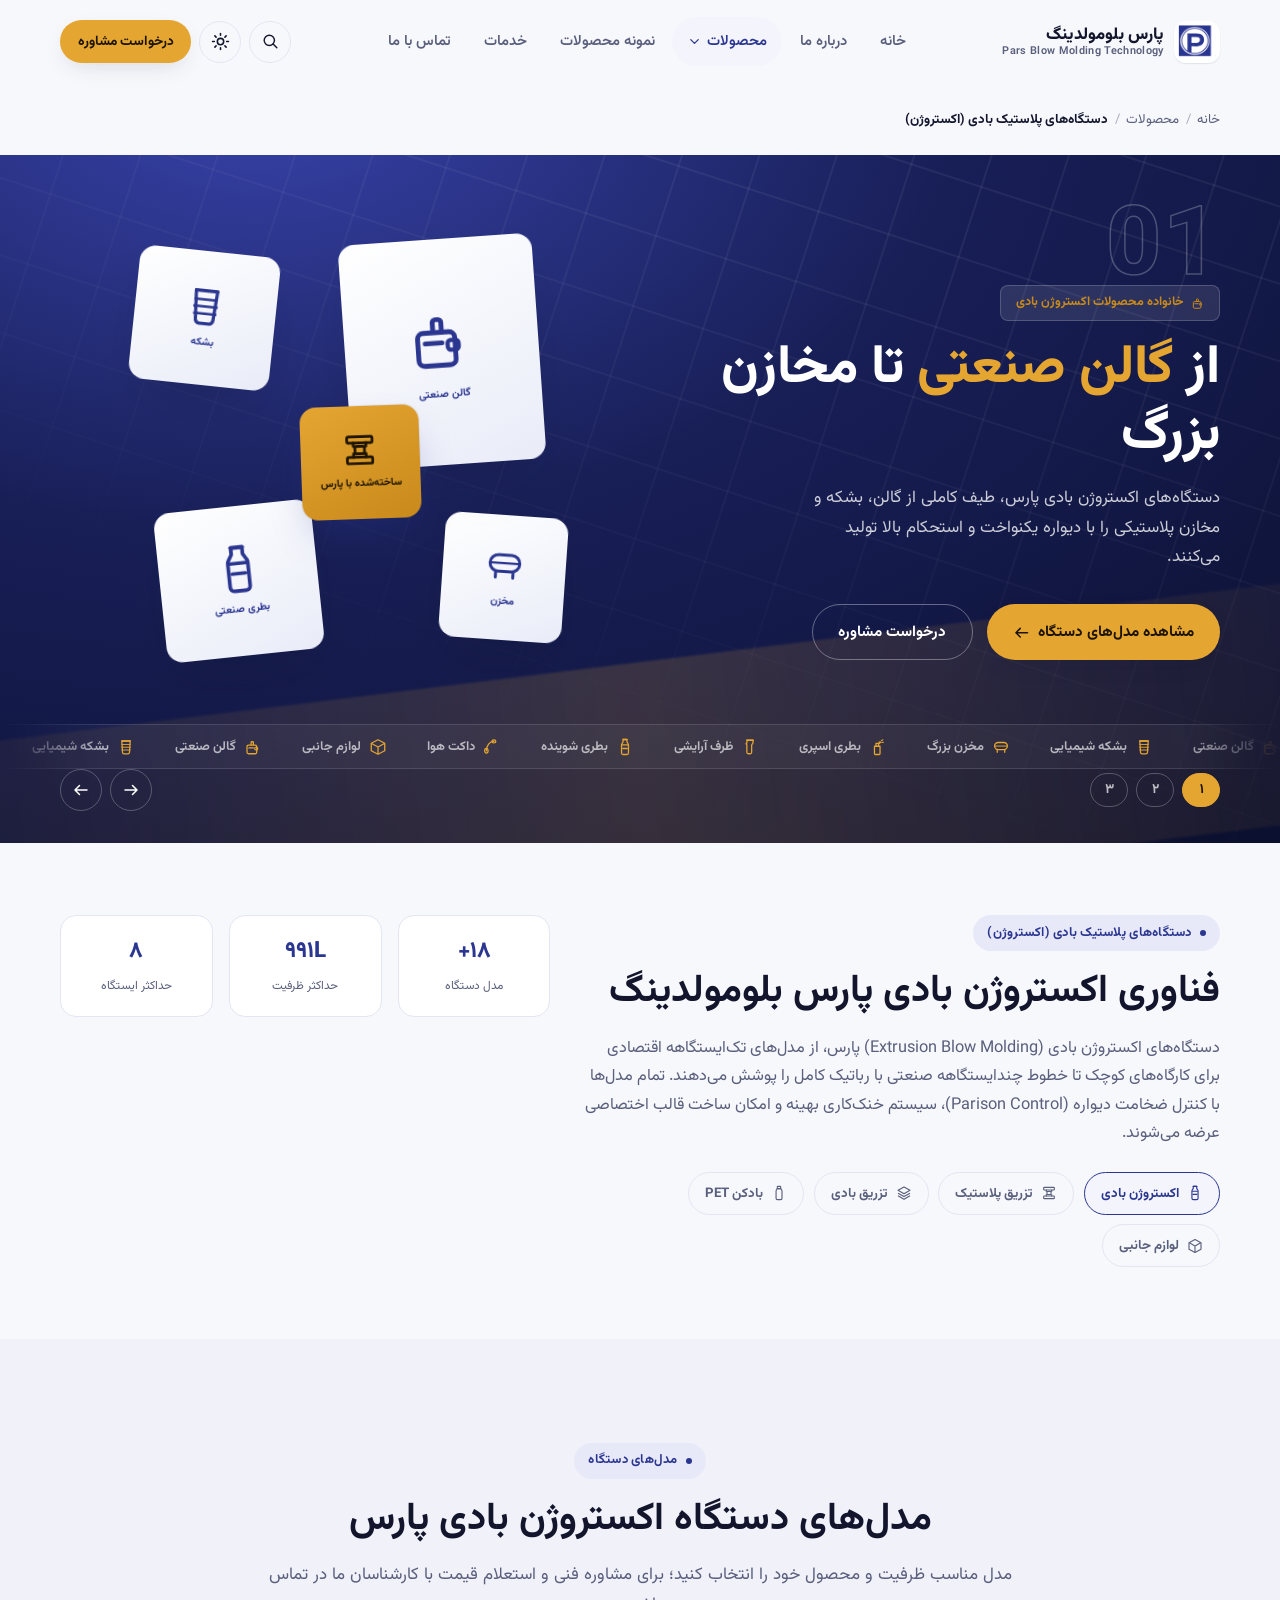
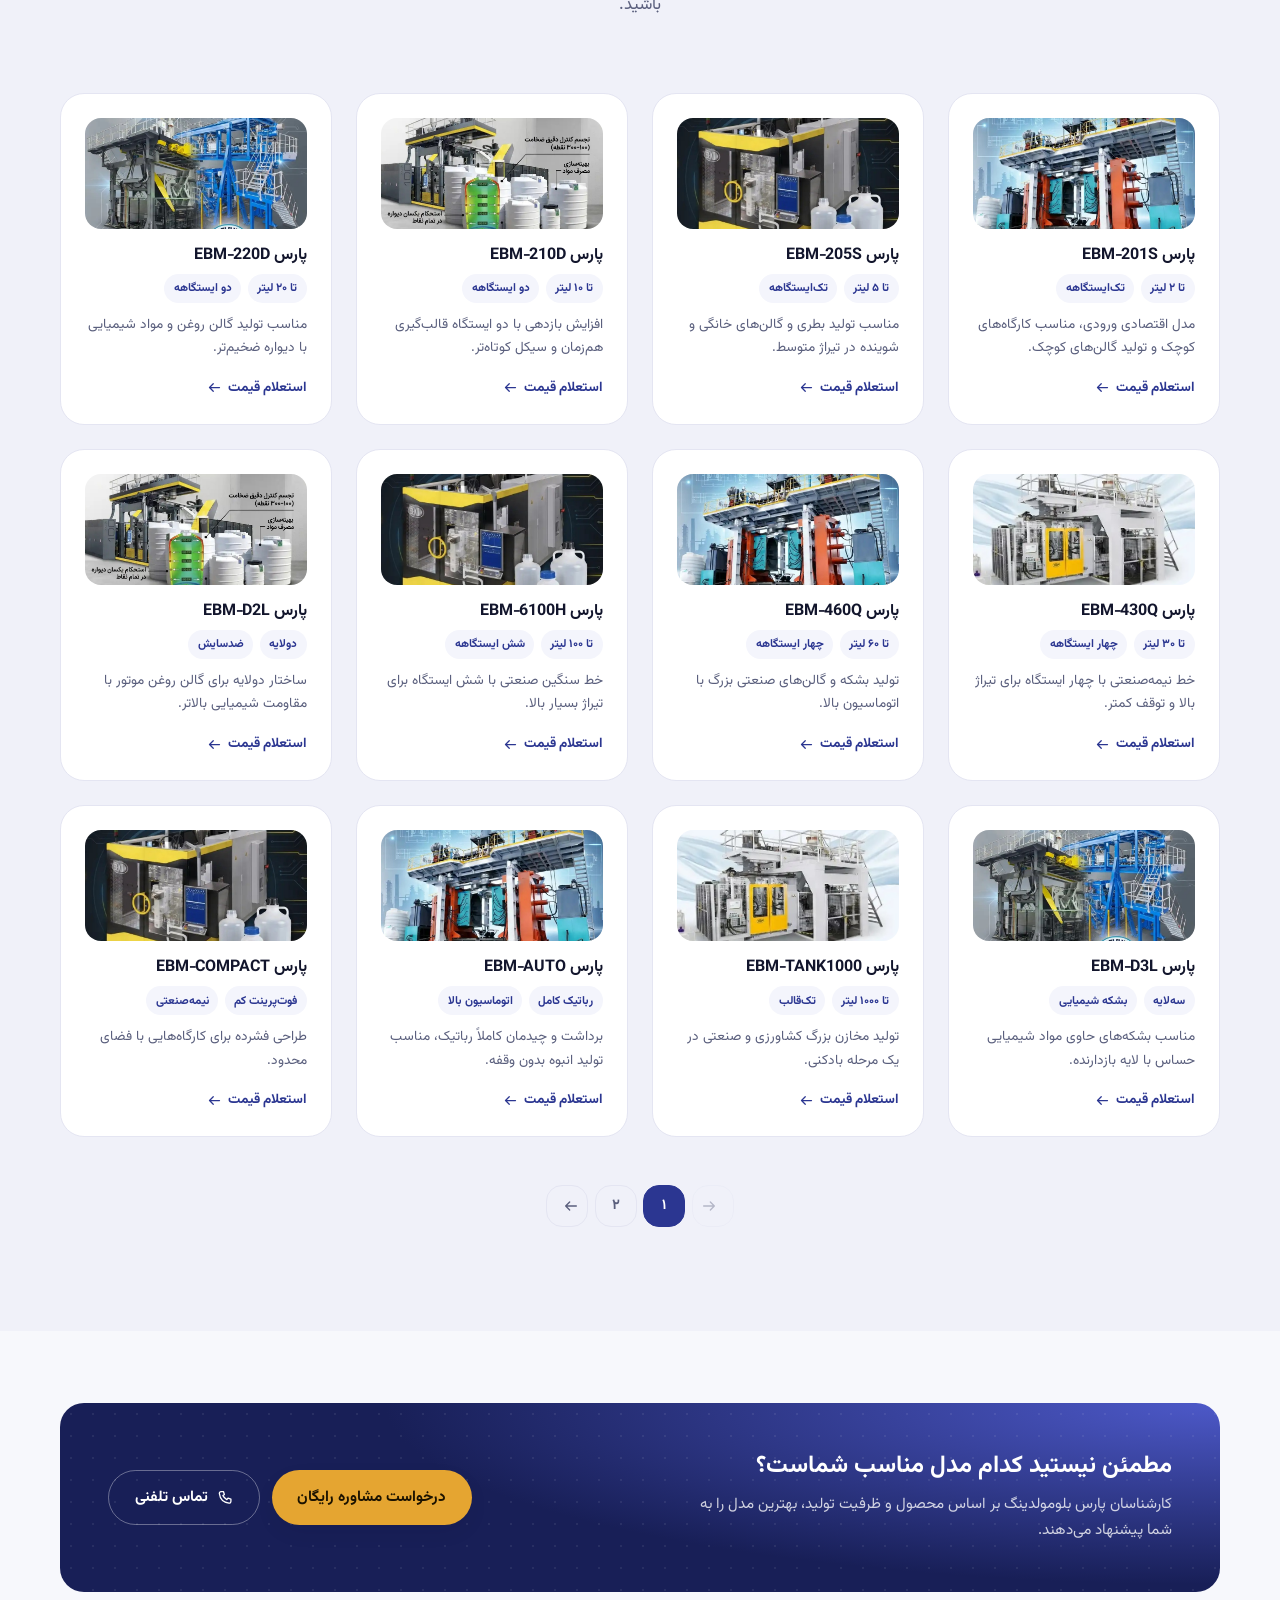
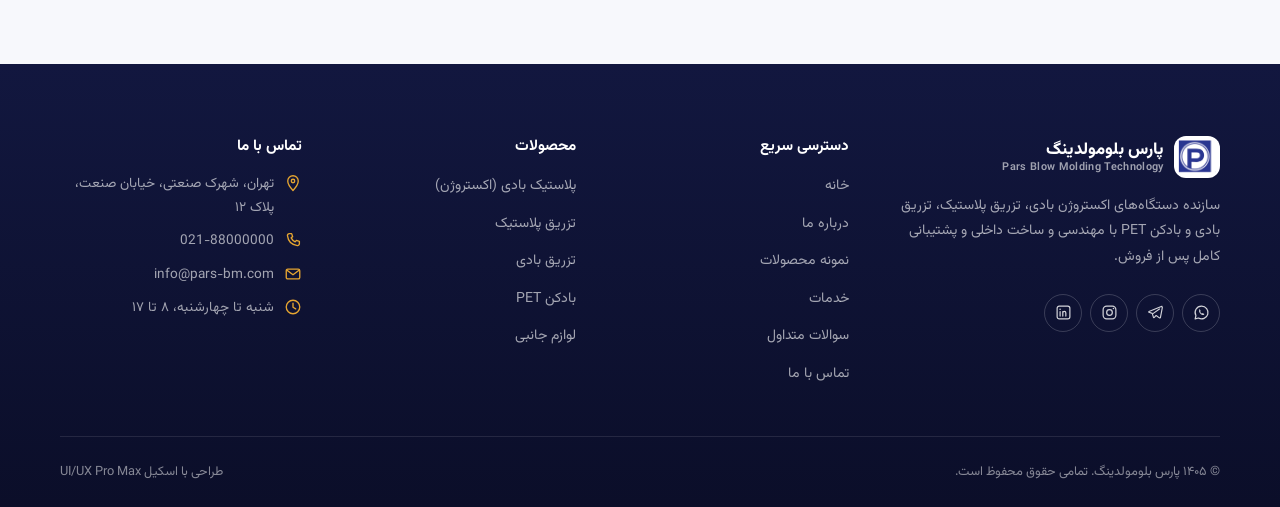
<file: category.html>
<!doctype html>
<html lang="fa" dir="rtl">
<head>
<meta charset="UTF-8">
<meta name="viewport" content="width=device-width, initial-scale=1, viewport-fit=cover">
<title>دستگاه‌های پلاستیک بادی (اکستروژن) | پارس بلومولدینگ</title>
<meta name="description" content="مدل‌های دستگاه اکستروژن بادی (Extrusion Blow Molding) پارس بلومولدینگ؛ از دستگاه تک‌ایستگاهه گالن تا خطوط چندایستگاهه صنعتی و مخازن بزرگ.">
<meta name="theme-color" content="#f7f8fc">
<link rel="icon" type="image/png" href="assets/img/pars-icon.png">
<link rel="apple-touch-icon" href="assets/img/pars-icon.png">
<link rel="preload" as="font" href="assets/fonts/Vazirmatn-Regular.woff2" type="font/woff2" crossorigin>
<link rel="preload" as="font" href="assets/fonts/Vazirmatn-Bold.woff2" type="font/woff2" crossorigin>
<link rel="stylesheet" href="assets/css/style.css">
<script>
  try {
    var t = localStorage.getItem("pars-bm-theme");
    if (t === "dark" || t === "light") document.documentElement.setAttribute("data-theme", t);
  } catch (e) {}
</script>
</head>
<body>
<a class="skip-link" href="#main">رفتن به محتوای اصلی</a>

<!-- ============================= ICON SPRITE ============================= -->
<svg style="display:none" aria-hidden="true">
  <symbol id="i-chevron-down" viewBox="0 0 24 24"><path d="M6 9l6 6 6-6" fill="none" stroke="currentColor" stroke-width="2" stroke-linecap="round" stroke-linejoin="round"/></symbol>
  <symbol id="i-menu" viewBox="0 0 24 24"><path d="M4 6h16M4 12h16M4 18h16" fill="none" stroke="currentColor" stroke-width="2" stroke-linecap="round"/></symbol>
  <symbol id="i-close" viewBox="0 0 24 24"><path d="M6 6l12 12M18 6L6 18" fill="none" stroke="currentColor" stroke-width="2" stroke-linecap="round"/></symbol>
  <symbol id="i-sun" viewBox="0 0 24 24"><circle cx="12" cy="12" r="4" fill="none" stroke="currentColor" stroke-width="2"/><path d="M12 2v2.2M12 19.8V22M4.9 4.9l1.5 1.5M17.6 17.6l1.5 1.5M2 12h2.2M19.8 12H22M4.9 19.1l1.5-1.5M17.6 6.4l1.5-1.5" stroke="currentColor" stroke-width="2" stroke-linecap="round"/></symbol>
  <symbol id="i-moon" viewBox="0 0 24 24"><path d="M20 14.3A8.4 8.4 0 1 1 9.7 4a7 7 0 0 0 10.3 10.3z" fill="none" stroke="currentColor" stroke-width="2" stroke-linejoin="round"/></symbol>
  <symbol id="i-phone" viewBox="0 0 24 24"><path d="M7 3.5h3.2l1.3 4-2 1.6a12.5 12.5 0 0 0 5.4 5.4l1.6-2 4 1.3V17c0 1.4-1.2 2.6-2.7 2.4C10.5 18.5 5.5 13.5 4.6 6.2 4.4 4.7 5.6 3.5 7 3.5z" fill="none" stroke="currentColor" stroke-width="1.8" stroke-linecap="round" stroke-linejoin="round"/></symbol>
  <symbol id="i-mail" viewBox="0 0 24 24"><rect x="3" y="5.5" width="18" height="13" rx="2" fill="none" stroke="currentColor" stroke-width="1.8"/><path d="M4 7l8 6 8-6" fill="none" stroke="currentColor" stroke-width="1.8" stroke-linecap="round" stroke-linejoin="round"/></symbol>
  <symbol id="i-pin" viewBox="0 0 24 24"><path d="M12 22s7-7.6 7-12.7A7 7 0 0 0 5 9.3C5 14.4 12 22 12 22z" fill="none" stroke="currentColor" stroke-width="1.8" stroke-linejoin="round"/><circle cx="12" cy="9.3" r="2.3" fill="none" stroke="currentColor" stroke-width="1.8"/></symbol>
  <symbol id="i-arrow-fwd" viewBox="0 0 24 24"><path d="M20 12H4M10 6l-6 6 6 6" fill="none" stroke="currentColor" stroke-width="2" stroke-linecap="round" stroke-linejoin="round"/></symbol>
  <symbol id="i-check" viewBox="0 0 24 24"><path d="M5 13l4.5 4.5L19 8" fill="none" stroke="currentColor" stroke-width="2.2" stroke-linecap="round" stroke-linejoin="round"/></symbol>
  <symbol id="i-home" viewBox="0 0 24 24"><path d="M4 11.5 12 4l8 7.5" fill="none" stroke="currentColor" stroke-width="1.8" stroke-linecap="round" stroke-linejoin="round"/><path d="M6 10v9a1 1 0 0 0 1 1h3v-6h4v6h3a1 1 0 0 0 1-1v-9" fill="none" stroke="currentColor" stroke-width="1.8" stroke-linejoin="round"/></symbol>
  <symbol id="i-grid" viewBox="0 0 24 24"><rect x="3" y="3" width="8" height="8" rx="1.6" fill="none" stroke="currentColor" stroke-width="1.8"/><rect x="13" y="3" width="8" height="8" rx="1.6" fill="none" stroke="currentColor" stroke-width="1.8"/><rect x="3" y="13" width="8" height="8" rx="1.6" fill="none" stroke="currentColor" stroke-width="1.8"/><rect x="13" y="13" width="8" height="8" rx="1.6" fill="none" stroke="currentColor" stroke-width="1.8"/></symbol>
  <symbol id="i-gallery" viewBox="0 0 24 24"><rect x="3" y="4.5" width="18" height="15" rx="2" fill="none" stroke="currentColor" stroke-width="1.8"/><circle cx="8.5" cy="9.5" r="1.6" fill="none" stroke="currentColor" stroke-width="1.8"/><path d="M21 15.5l-5-4.5a2 2 0 0 0-2.7 0L5 19" fill="none" stroke="currentColor" stroke-width="1.8" stroke-linecap="round" stroke-linejoin="round"/></symbol>
  <symbol id="i-wrench" viewBox="0 0 24 24"><path d="M14.7 6.3a4 4 0 0 0-5.4 5l-6 6a2 2 0 1 0 2.6 2.6l6-6a4 4 0 0 0 5-5.5l-2.7 2.6-2-2 2.5-2.7z" fill="none" stroke="currentColor" stroke-width="1.8" stroke-linejoin="round"/></symbol>
  <symbol id="i-press" viewBox="0 0 24 24"><rect x="4" y="3.5" width="16" height="4" rx="1" fill="none" stroke="currentColor" stroke-width="1.7"/><rect x="4" y="16.5" width="16" height="4" rx="1" fill="none" stroke="currentColor" stroke-width="1.7"/><path d="M8 7.5v2.2M16 7.5v2.2M8 14.3v2.2M16 14.3v2.2" stroke="currentColor" stroke-width="1.7" stroke-linecap="round"/><rect x="9" y="9.7" width="6" height="4.6" rx="0.8" fill="none" stroke="currentColor" stroke-width="1.7"/></symbol>
  <symbol id="i-layers" viewBox="0 0 24 24"><path d="M12 3 21 8l-9 5-9-5 9-5Z" fill="none" stroke="currentColor" stroke-width="1.7" stroke-linejoin="round"/><path d="M3 12.3 12 17.3l9-5" fill="none" stroke="currentColor" stroke-width="1.7" stroke-linejoin="round"/><path d="M3 16.3 12 21.3l9-5" fill="none" stroke="currentColor" stroke-width="1.7" stroke-linejoin="round"/></symbol>
  <symbol id="i-box" viewBox="0 0 24 24"><path d="M12 2.3 21 7v10l-9 4.7L3 17V7l9-4.7Z" fill="none" stroke="currentColor" stroke-width="1.7" stroke-linejoin="round"/><path d="M3.5 7.3 12 12l8.5-4.7M12 12v9.4" fill="none" stroke="currentColor" stroke-width="1.7" stroke-linejoin="round"/></symbol>
  <symbol id="i-bottle" viewBox="0 0 24 24"><path d="M9.4 2h5.2v3.1l1.7 2.9c.2.4.3.8.3 1.3V20a2 2 0 0 1-2 2h-5.2a2 2 0 0 1-2-2V9.3c0-.5.1-.9.3-1.3l1.7-2.9V2Z" fill="none" stroke="currentColor" stroke-width="1.7" stroke-linejoin="round"/><path d="M9.2 2h5.6M8.4 9.3h7.2M9 14h6" fill="none" stroke="currentColor" stroke-width="1.7" stroke-linecap="round"/></symbol>
  <symbol id="i-jar" viewBox="0 0 24 24"><path d="M8 3h8v3.4a2 2 0 0 1-.6 1.4l-.6.6a2 2 0 0 0-.6 1.4V19a2 2 0 0 1-2 2h-2.4a2 2 0 0 1-2-2V9.8a2 2 0 0 0-.6-1.4l-.6-.6A2 2 0 0 1 8 6.4V3Z" fill="none" stroke="currentColor" stroke-width="1.7" stroke-linejoin="round"/><path d="M7.6 3h8.8" stroke="currentColor" stroke-width="1.7" stroke-linecap="round"/></symbol>
  <symbol id="i-cog" viewBox="0 0 24 24"><circle cx="12" cy="12" r="3" fill="none" stroke="currentColor" stroke-width="1.8"/><path d="M19.4 13.2a7.7 7.7 0 0 0 0-2.4l1.9-1.5-2-3.3-2.3.7a7.4 7.4 0 0 0-2.1-1.2L14.4 3h-4l-.5 2.5a7.4 7.4 0 0 0-2.1 1.2l-2.3-.7-2 3.3 1.9 1.5a7.7 7.7 0 0 0 0 2.4L3.5 14.7l2 3.3 2.3-.7c.6.5 1.3.9 2.1 1.2l.5 2.5h4l.5-2.5a7.4 7.4 0 0 0 2.1-1.2l2.3.7 2-3.3-1.9-1.5z" fill="none" stroke="currentColor" stroke-width="1.6" stroke-linejoin="round"/></symbol>
  <symbol id="i-award" viewBox="0 0 24 24"><circle cx="12" cy="8" r="5" fill="none" stroke="currentColor" stroke-width="1.8"/><path d="M8.7 12.6 7 22l5-3 5 3-1.7-9.4" fill="none" stroke="currentColor" stroke-width="1.8" stroke-linejoin="round"/></symbol>
  <symbol id="i-cap-bottle" viewBox="0 0 24 24"><rect x="9.5" y="2" width="5" height="3.4" rx="0.6" fill="none" stroke="currentColor" stroke-width="1.7"/><path d="M9.3 5.4h5.4l1.5 2.6c.2.4.3.8.3 1.2V20a2 2 0 0 1-2 2h-4.9a2 2 0 0 1-2-2V9.2c0-.4.1-.8.3-1.2l1.4-2.6Z" fill="none" stroke="currentColor" stroke-width="1.7" stroke-linejoin="round"/></symbol>
  <symbol id="i-whatsapp" viewBox="0 0 24 24"><path d="M12 3a9 9 0 0 0-7.8 13.5L3 21l4.7-1.2A9 9 0 1 0 12 3Z" fill="none" stroke="currentColor" stroke-width="1.7" stroke-linejoin="round"/><path d="M8.3 8.2c.2-.5.4-.5.7-.5h.5c.2 0 .4 0 .5.4l.7 1.5c.1.2.1.4 0 .6l-.5.6c-.1.2-.1.4 0 .6.4.7 1.3 1.6 2 2 .2.1.4.1.6 0l.6-.5c.2-.1.4-.1.6 0l1.5.7c.3.1.4.3.4.5v.5c0 .3-.1.5-.5.7-.6.3-1.5.5-2.7-.1-1.4-.7-3-2.3-3.7-3.7-.6-1.2-.4-2.1-.1-2.7Z" fill="currentColor" stroke="none"/></symbol>
  <symbol id="i-telegram" viewBox="0 0 24 24"><path d="M21 3.3 2.8 10.6c-.6.2-.6.9 0 1.1l4.6 1.5 1.7 5.6c.2.6.9.7 1.3.2l2.5-2.8 4.6 3.4c.5.4 1.2.1 1.4-.5l2.8-14.3c.1-.6-.5-1-1.1-.8Z" fill="none" stroke="currentColor" stroke-width="1.6" stroke-linejoin="round"/><path d="M8.9 13.2 17.6 7" fill="none" stroke="currentColor" stroke-width="1.6" stroke-linecap="round"/></symbol>
  <symbol id="i-instagram" viewBox="0 0 24 24"><rect x="3" y="3" width="18" height="18" rx="5" fill="none" stroke="currentColor" stroke-width="1.7"/><circle cx="12" cy="12" r="4" fill="none" stroke="currentColor" stroke-width="1.7"/><circle cx="17.6" cy="6.4" r="1.1" fill="currentColor" stroke="none"/></symbol>
  <symbol id="i-linkedin" viewBox="0 0 24 24"><rect x="3" y="3" width="18" height="18" rx="3" fill="none" stroke="currentColor" stroke-width="1.7"/><circle cx="7.2" cy="7.5" r="1.1" fill="currentColor" stroke="none"/><path d="M7.2 10.7V17M11 17v-4.3c0-1.4.9-2.4 2.2-2.4 1.3 0 2.1 1 2.1 2.4V17M11 10.7V17" fill="none" stroke="currentColor" stroke-width="1.7" stroke-linecap="round" stroke-linejoin="round"/></symbol>
  <symbol id="i-clock" viewBox="0 0 24 24"><circle cx="12" cy="12" r="9" fill="none" stroke="currentColor" stroke-width="1.8"/><path d="M12 7v5.3l3.6 2.1" fill="none" stroke="currentColor" stroke-width="1.8" stroke-linecap="round" stroke-linejoin="round"/></symbol>
  <symbol id="i-arrow-up" viewBox="0 0 24 24"><path d="M12 19V5M5 12l7-7 7 7" fill="none" stroke="currentColor" stroke-width="2" stroke-linecap="round" stroke-linejoin="round"/></symbol>
  <symbol id="i-search" viewBox="0 0 24 24"><circle cx="10.5" cy="10.5" r="6.5" fill="none" stroke="currentColor" stroke-width="1.8"/><path d="M20 20l-4.7-4.7" stroke="currentColor" stroke-width="1.8" stroke-linecap="round"/></symbol>
  <!-- category-page specific icons: output product types -->
  <symbol id="i-jerrycan" viewBox="0 0 24 24"><path d="M6 9.5h9a2 2 0 0 1 2 2V19a2 2 0 0 1-2 2H6a2 2 0 0 1-2-2v-7.5a2 2 0 0 1 2-2Z" fill="none" stroke="currentColor" stroke-width="1.7" stroke-linejoin="round"/><path d="M9.5 9.5V6a1 1 0 0 1 1-1h1a1 1 0 0 1 1 1v3.5" fill="none" stroke="currentColor" stroke-width="1.7" stroke-linejoin="round"/><path d="M6.5 13.2h6" stroke="currentColor" stroke-width="1.6" stroke-linecap="round"/><rect x="14.4" y="12.4" width="3.8" height="3.4" rx="1.1" fill="none" stroke="currentColor" stroke-width="1.5"/></symbol>
  <symbol id="i-drum" viewBox="0 0 24 24"><path d="M6.4 4h11.2l-1 15.3a2 2 0 0 1-2 1.9H9.4a2 2 0 0 1-2-1.9L6.4 4Z" fill="none" stroke="currentColor" stroke-width="1.7" stroke-linejoin="round"/><path d="M6.4 4h11.2" stroke="currentColor" stroke-width="1.7" stroke-linecap="round"/><path d="M5.9 8.6h12.2M5.6 12.3h12.8M5.9 16h12.2" stroke="currentColor" stroke-width="1.3"/></symbol>
  <symbol id="i-tank" viewBox="0 0 24 24"><rect x="3.5" y="6" width="17" height="9.5" rx="4.75" fill="none" stroke="currentColor" stroke-width="1.7"/><path d="M3.5 10.75h17" stroke="currentColor" stroke-width="1.3"/><path d="M7 15.5v3.5M17 15.5v3.5" stroke="currentColor" stroke-width="1.7" stroke-linecap="round"/></symbol>
  <symbol id="i-spray" viewBox="0 0 24 24"><path d="M8.5 22h5a1.2 1.2 0 0 0 1.2-1.2V11H7.3v9.8A1.2 1.2 0 0 0 8.5 22Z" fill="none" stroke="currentColor" stroke-width="1.7" stroke-linejoin="round"/><path d="M9.3 11V7.3h3.4V11" fill="none" stroke="currentColor" stroke-width="1.7" stroke-linejoin="round"/><path d="M9.3 7.3h4.4l2-1.8h-3" fill="none" stroke="currentColor" stroke-width="1.6" stroke-linejoin="round"/><path d="M16.5 3.6l2-1.2M17 6l2.3-.3" stroke="currentColor" stroke-width="1.4" stroke-linecap="round"/></symbol>
  <symbol id="i-duct" viewBox="0 0 24 24"><path d="M4.5 17c0-7 4.5-12.5 10-12.5" fill="none" stroke="currentColor" stroke-width="1.7" stroke-linecap="round"/><ellipse cx="4.5" cy="17" rx="2.3" ry="3.1" fill="none" stroke="currentColor" stroke-width="1.7"/><ellipse cx="14.5" cy="4.5" rx="2.6" ry="2" fill="none" stroke="currentColor" stroke-width="1.7"/></symbol>
</svg>

<!-- ============================= HEADER ============================= -->
<header class="site-header">
  <div class="container">
    <a class="brand" href="index.html#home" aria-label="پارس بلومولدینگ - بازگشت به خانه">
      <span class="brand__mark"><img src="assets/img/pars-icon.png" alt="نماد پارس بلومولدینگ" width="38" height="34"></span>
      <span class="brand__type">
        <strong>پارس بلومولدینگ</strong>
        <span>Pars Blow Molding Technology</span>
      </span>
    </a>

    <nav aria-label="ناوبری اصلی">
      <ul class="nav-desktop">
        <li><a class="nav-link" href="index.html#home">خانه</a></li>
        <li><a class="nav-link" href="index.html#about">درباره ما</a></li>
        <li class="nav-item--has-menu">
          <a class="nav-link is-active" href="index.html#products" aria-haspopup="true">
            محصولات <svg class="i" width="15" height="15"><use href="#i-chevron-down"/></svg>
          </a>
          <div class="mega">
            <a class="mega__item" href="category.html">
              <span class="mega__icon"><svg width="20" height="20"><use href="#i-bottle"/></svg></span>
              <span><strong>دستگاه‌های پلاستیک بادی (اکستروژن)</strong><p>تولید بطری و ظروف با فرآیند اکستروژن بلو مولدینگ</p></span>
            </a>
            <a class="mega__item" href="index.html#p-injection">
              <span class="mega__icon"><svg width="20" height="20"><use href="#i-press"/></svg></span>
              <span><strong>دستگاه تزریق پلاستیک</strong><p>تزریق دقیق برای قطعات فنی و صنعتی</p></span>
            </a>
            <a class="mega__item" href="index.html#p-injection-blow">
              <span class="mega__icon"><svg width="20" height="20"><use href="#i-layers"/></svg></span>
              <span><strong>دستگاه‌های تزریق بادی</strong><p>ترکیب تزریق و بادکنی برای ظروف دقیق</p></span>
            </a>
            <a class="mega__item" href="index.html#p-pet">
              <span class="mega__icon"><svg width="20" height="20"><use href="#i-cap-bottle"/></svg></span>
              <span><strong>دستگاه بادکن PET</strong><p>تولید بطری‌های PET با کیفیت صادراتی</p></span>
            </a>
            <a class="mega__item" href="index.html#p-accessories" style="grid-column: 1 / -1;">
              <span class="mega__icon"><svg width="20" height="20"><use href="#i-box"/></svg></span>
              <span><strong>لوازم جانبی پارس بلومولدینگ</strong><p>قالب، مولد و تجهیزات جانبی خط تولید</p></span>
            </a>
          </div>
        </li>
        <li><a class="nav-link" href="index.html#samples">نمونه محصولات</a></li>
        <li><a class="nav-link" href="index.html#services">خدمات</a></li>
        <li><a class="nav-link" href="index.html#contact">تماس با ما</a></li>
      </ul>
    </nav>

    <div class="header-actions">
      <a class="icon-btn" href="search.html" aria-label="جستجو"><svg width="19" height="19"><use href="#i-search"/></svg></a>
      <button class="icon-btn theme-toggle" data-theme-toggle aria-label="تغییر حالت روشن و تاریک">
        <svg class="icon-sun" width="19" height="19"><use href="#i-sun"/></svg>
        <svg class="icon-moon" width="19" height="19"><use href="#i-moon"/></svg>
      </button>
      <a class="btn btn--primary btn--sm header-cta" href="index.html#contact">درخواست مشاوره</a>
      <button class="icon-btn nav-toggle" data-drawer-open aria-label="باز کردن منو" aria-expanded="false">
        <svg width="20" height="20"><use href="#i-menu"/></svg>
      </button>
    </div>
  </div>
</header>

<!-- ============================= MOBILE DRAWER ============================= -->
<div class="mobile-drawer" data-drawer>
  <div class="mobile-drawer__scrim" data-drawer-close></div>
  <div class="mobile-drawer__panel" role="dialog" aria-modal="true" aria-label="منوی موبایل">
    <div class="mobile-drawer__head">
      <span class="brand">
        <span class="brand__mark"><img src="assets/img/pars-icon.png" alt="" width="32" height="28"></span>
        <span class="brand__type"><strong>پارس بلومولدینگ</strong></span>
      </span>
      <button class="icon-btn" data-drawer-close aria-label="بستن منو"><svg width="18" height="18"><use href="#i-close"/></svg></button>
    </div>

    <ul class="mobile-nav-list">
      <li><a href="index.html#home">خانه</a></li>
      <li><a href="index.html#about">درباره ما</a></li>
      <li class="mobile-accordion is-open">
        <button class="mobile-accordion__trigger" aria-expanded="true">
          محصولات <svg width="16" height="16"><use href="#i-chevron-down"/></svg>
        </button>
        <div class="mobile-accordion__panel">
          <ul>
            <li><a href="category.html" style="color:var(--color-primary)">دستگاه‌های پلاستیک بادی (اکستروژن)</a></li>
            <li><a href="index.html#p-injection">دستگاه تزریق پلاستیک</a></li>
            <li><a href="index.html#p-injection-blow">دستگاه‌های تزریق بادی</a></li>
            <li><a href="index.html#p-pet">دستگاه بادکن PET</a></li>
            <li><a href="index.html#p-accessories">لوازم جانبی</a></li>
          </ul>
        </div>
      </li>
      <li><a href="index.html#samples">نمونه محصولات</a></li>
      <li><a href="index.html#services">خدمات</a></li>
      <li><a href="faq.html">سوالات متداول</a></li>
      <li><a href="index.html#contact">تماس با ما</a></li>
    </ul>

    <div class="mobile-drawer__foot">
      <a class="btn btn--primary btn--block" href="index.html#contact">درخواست مشاوره</a>
      <div class="mobile-contact-row"><svg width="16" height="16"><use href="#i-phone"/></svg> ۰۲۱-۸۸۰۰۰۰۰۰</div>
      <div class="mobile-contact-row"><svg width="16" height="16"><use href="#i-mail"/></svg> info@pars-bm.com</div>
    </div>
  </div>
</div>

<div class="page-shell">
<main id="main">

  <div class="container">
    <nav class="breadcrumb" aria-label="مسیر صفحه">
      <a href="index.html#home">خانه</a>
      <span class="breadcrumb__sep">/</span>
      <a href="index.html#products">محصولات</a>
      <span class="breadcrumb__sep">/</span>
      <span class="breadcrumb__current">دستگاه‌های پلاستیک بادی (اکستروژن)</span>
    </nav>
  </div>

  <!-- ============================= CATEGORY HERO SLIDER =============================
       Deliberately a different visual system from the homepage hero: a
       scattered product "mosaic" instead of one framed photo, a giant
       outline index numeral, and a scrolling icon ticker instead of a ring. -->
  <section class="hero hero--compact hero--catalog" data-hero-slider aria-roledescription="اسلایدر" aria-label="محصولات قابل تولید با دستگاه‌های اکستروژن بادی">
    <div class="hero__grid" aria-hidden="true"></div>
    <div class="hero__ribbon" aria-hidden="true"></div>

    <div class="container">
      <div class="hero__slides">

        <div class="hero__slide is-active">
          <div class="hero__inner hero__inner--catalog">
            <div>
              <span class="hero__index" aria-hidden="true">01</span>
              <span class="hero__tag"><svg width="14" height="14"><use href="#i-jerrycan"/></svg> خانواده محصولات اکستروژن بادی</span>
              <h1 class="hero__title">از <em>گالن صنعتی</em> تا مخازن بزرگ</h1>
              <p class="hero__desc">دستگاه‌های اکستروژن بادی پارس، طیف کاملی از گالن، بشکه و مخازن پلاستیکی را با دیواره یکنواخت و استحکام بالا تولید می‌کنند.</p>
              <div class="hero__actions">
                <a class="btn btn--primary" href="#machines">مشاهده مدل‌های دستگاه <svg width="16" height="16"><use href="#i-arrow-fwd"/></svg></a>
                <a class="btn btn--ghost btn--on-dark" href="index.html#contact">درخواست مشاوره</a>
              </div>
            </div>
            <div class="hero__visual">
              <div class="mosaic">
                <div class="mosaic__tile mosaic__tile--1"><div class="mosaic__tile__inner"><svg><use href="#i-jerrycan"/></svg>گالن صنعتی</div></div>
                <div class="mosaic__tile mosaic__tile--2"><div class="mosaic__tile__inner"><svg><use href="#i-drum"/></svg>بشکه</div></div>
                <div class="mosaic__tile mosaic__tile--3"><div class="mosaic__tile__inner"><svg><use href="#i-tank"/></svg>مخزن</div></div>
                <div class="mosaic__tile mosaic__tile--4"><div class="mosaic__tile__inner"><svg><use href="#i-bottle"/></svg>بطری صنعتی</div></div>
                <div class="mosaic__tile mosaic__tile--5"><div class="mosaic__tile__inner"><svg><use href="#i-press"/></svg>ساخته‌شده با پارس</div></div>
              </div>
            </div>
          </div>
        </div>

        <div class="hero__slide">
          <div class="hero__inner hero__inner--catalog">
            <div>
              <span class="hero__index" aria-hidden="true">02</span>
              <span class="hero__tag"><svg width="14" height="14"><use href="#i-spray"/></svg> بطری‌های خانگی و شوینده</span>
              <h1 class="hero__title">بطری‌های <em>خانگی و شوینده</em> با کیفیت صادراتی</h1>
              <p class="hero__desc">از بطری اسپری و شوینده تا ظروف آرایشی و بهداشتی؛ با دقت ابعادی بالا و سطحی صاف و براق برای چاپ و برچسب‌زنی.</p>
              <div class="hero__actions">
                <a class="btn btn--primary" href="#machines">مشاهده مدل‌های دستگاه <svg width="16" height="16"><use href="#i-arrow-fwd"/></svg></a>
                <a class="btn btn--ghost btn--on-dark" href="index.html#samples">نمونه محصولات</a>
              </div>
            </div>
            <div class="hero__visual">
              <div class="mosaic">
                <div class="mosaic__tile mosaic__tile--1"><div class="mosaic__tile__inner"><svg><use href="#i-spray"/></svg>اسپری</div></div>
                <div class="mosaic__tile mosaic__tile--2"><div class="mosaic__tile__inner"><svg><use href="#i-bottle"/></svg>بطری شوینده</div></div>
                <div class="mosaic__tile mosaic__tile--3"><div class="mosaic__tile__inner"><svg><use href="#i-jar"/></svg>ظرف آرایشی</div></div>
                <div class="mosaic__tile mosaic__tile--4"><div class="mosaic__tile__inner"><svg><use href="#i-cap-bottle"/></svg>ظرف بهداشتی</div></div>
                <div class="mosaic__tile mosaic__tile--5"><div class="mosaic__tile__inner"><svg><use href="#i-press"/></svg>ساخته‌شده با پارس</div></div>
              </div>
            </div>
          </div>
        </div>

        <div class="hero__slide">
          <div class="hero__inner hero__inner--catalog">
            <div>
              <span class="hero__index" aria-hidden="true">03</span>
              <span class="hero__tag"><svg width="14" height="14"><use href="#i-duct"/></svg> قطعات صنعتی و خودرویی</span>
              <h1 class="hero__title">قطعات <em>هالو صنعتی</em> و خودرو با دقت بالا</h1>
              <p class="hero__desc">تولید داکت هوا، مجاری خودرویی و قطعات هالو صنعتی با ضخامت دیواره کنترل‌شده و مقاومت مکانیکی بالا.</p>
              <div class="hero__actions">
                <a class="btn btn--primary" href="#machines">مشاهده مدل‌های دستگاه <svg width="16" height="16"><use href="#i-arrow-fwd"/></svg></a>
                <a class="btn btn--ghost btn--on-dark" href="index.html#contact">تماس با کارشناسان</a>
              </div>
            </div>
            <div class="hero__visual">
              <div class="mosaic">
                <div class="mosaic__tile mosaic__tile--1"><div class="mosaic__tile__inner"><svg><use href="#i-duct"/></svg>داکت هوا</div></div>
                <div class="mosaic__tile mosaic__tile--2"><div class="mosaic__tile__inner"><svg><use href="#i-cog"/></svg>قطعه فنی</div></div>
                <div class="mosaic__tile mosaic__tile--3"><div class="mosaic__tile__inner"><svg><use href="#i-box"/></svg>مخزن خودرو</div></div>
                <div class="mosaic__tile mosaic__tile--4"><div class="mosaic__tile__inner"><svg><use href="#i-tank"/></svg>مخزن سوخت</div></div>
                <div class="mosaic__tile mosaic__tile--5"><div class="mosaic__tile__inner"><svg><use href="#i-press"/></svg>ساخته‌شده با پارس</div></div>
              </div>
            </div>
          </div>
        </div>

      </div>
    </div>

    <div class="hero__ticker" aria-hidden="true">
      <div class="hero__ticker__track">
        <span class="hero__ticker__item"><svg><use href="#i-jerrycan"/></svg>گالن صنعتی</span>
        <span class="hero__ticker__item"><svg><use href="#i-drum"/></svg>بشکه شیمیایی</span>
        <span class="hero__ticker__item"><svg><use href="#i-tank"/></svg>مخزن بزرگ</span>
        <span class="hero__ticker__item"><svg><use href="#i-spray"/></svg>بطری اسپری</span>
        <span class="hero__ticker__item"><svg><use href="#i-jar"/></svg>ظرف آرایشی</span>
        <span class="hero__ticker__item"><svg><use href="#i-bottle"/></svg>بطری شوینده</span>
        <span class="hero__ticker__item"><svg><use href="#i-duct"/></svg>داکت هوا</span>
        <span class="hero__ticker__item"><svg><use href="#i-box"/></svg>لوازم جانبی</span>
        <!-- duplicated once for a seamless -50% loop -->
        <span class="hero__ticker__item"><svg><use href="#i-jerrycan"/></svg>گالن صنعتی</span>
        <span class="hero__ticker__item"><svg><use href="#i-drum"/></svg>بشکه شیمیایی</span>
        <span class="hero__ticker__item"><svg><use href="#i-tank"/></svg>مخزن بزرگ</span>
        <span class="hero__ticker__item"><svg><use href="#i-spray"/></svg>بطری اسپری</span>
        <span class="hero__ticker__item"><svg><use href="#i-jar"/></svg>ظرف آرایشی</span>
        <span class="hero__ticker__item"><svg><use href="#i-bottle"/></svg>بطری شوینده</span>
        <span class="hero__ticker__item"><svg><use href="#i-duct"/></svg>داکت هوا</span>
        <span class="hero__ticker__item"><svg><use href="#i-box"/></svg>لوازم جانبی</span>
      </div>
    </div>

    <div class="container hero__controls">
      <div class="hero__tabs" data-hero-dots role="tablist" aria-label="انتخاب اسلاید"></div>
      <div class="hero__arrows">
        <button type="button" data-hero-prev aria-label="اسلاید قبلی" style="transform:scaleX(-1)"><svg width="18" height="18"><use href="#i-arrow-fwd"/></svg></button>
        <button type="button" data-hero-next aria-label="اسلاید بعدی"><svg width="18" height="18"><use href="#i-arrow-fwd"/></svg></button>
      </div>
    </div>
  </section>

  <!-- ============================= CATEGORY INTRO ============================= -->
  <section class="section section--tight">
    <div class="container cat-intro">
      <div data-reveal>
        <span class="eyebrow">دستگاه‌های پلاستیک بادی (اکستروژن)</span>
        <h2 class="section-title">فناوری اکستروژن بادی پارس بلومولدینگ</h2>
        <p>دستگاه‌های اکستروژن بادی (Extrusion Blow Molding) پارس، از مدل‌های تک‌ایستگاهه اقتصادی برای کارگاه‌های کوچک تا خطوط چندایستگاهه صنعتی با رباتیک کامل را پوشش می‌دهند. تمام مدل‌ها با کنترل ضخامت دیواره (Parison Control)، سیستم خنک‌کاری بهینه و امکان ساخت قالب اختصاصی عرضه می‌شوند.</p>
        <div class="other-cats" style="margin-top:var(--space-md)">
          <a class="is-active" href="category.html"><svg><use href="#i-bottle"/></svg> اکستروژن بادی</a>
          <a href="index.html#p-injection"><svg><use href="#i-press"/></svg> تزریق پلاستیک</a>
          <a href="index.html#p-injection-blow"><svg><use href="#i-layers"/></svg> تزریق بادی</a>
          <a href="index.html#p-pet"><svg><use href="#i-cap-bottle"/></svg> بادکن PET</a>
          <a href="index.html#p-accessories"><svg><use href="#i-box"/></svg> لوازم جانبی</a>
        </div>
      </div>
      <div class="cat-stats" data-reveal>
        <div><strong data-counter="18" data-counter-suffix="+">۰</strong><span>مدل دستگاه</span></div>
        <div><strong data-counter="1000" data-counter-suffix="L">۰</strong><span>حداکثر ظرفیت</span></div>
        <div><strong data-counter="8" data-counter-suffix="">۰</strong><span>حداکثر ایستگاه</span></div>
      </div>
    </div>
  </section>

  <!-- ============================= MACHINE GRID ============================= -->
  <section id="machines" class="section section-bg-alt">
    <div class="container">
      <div class="section-head" data-reveal>
        <span class="eyebrow">مدل‌های دستگاه</span>
        <h2 class="section-title">مدل‌های دستگاه اکستروژن بادی پارس</h2>
        <p class="section-desc">مدل مناسب ظرفیت و محصول خود را انتخاب کنید؛ برای مشاوره فنی و استعلام قیمت با کارشناسان ما در تماس باشید.</p>
      </div>

      <div class="machine-grid" id="machine-grid">
        <!-- page 1 (12) -->
        <article class="machine-card" data-item-page="1" data-reveal>
          <div class="machine-card__art"><img src="assets/img/products/machine-1.jpg" alt="دستگاه اکستروژن بادی پارس بلومولدینگ" loading="lazy"></div>
          <h3>پارس EBM‑201S</h3>
          <div class="machine-card__specs"><span class="spec-chip">تا ۲ لیتر</span><span class="spec-chip">تک‌ایستگاهه</span></div>
          <p>مدل اقتصادی ورودی، مناسب کارگاه‌های کوچک و تولید گالن‌های کوچک.</p>
          <a class="machine-card__link" href="index.html#contact">استعلام قیمت <svg><use href="#i-arrow-fwd"/></svg></a>
        </article>
        <article class="machine-card" data-item-page="1" data-reveal>
          <div class="machine-card__art"><img src="assets/img/products/machine-2.jpg" alt="دستگاه اکستروژن بادی پارس بلومولدینگ" loading="lazy"></div>
          <h3>پارس EBM‑205S</h3>
          <div class="machine-card__specs"><span class="spec-chip">تا ۵ لیتر</span><span class="spec-chip">تک‌ایستگاهه</span></div>
          <p>مناسب تولید بطری و گالن‌های خانگی و شوینده در تیراژ متوسط.</p>
          <a class="machine-card__link" href="index.html#contact">استعلام قیمت <svg><use href="#i-arrow-fwd"/></svg></a>
        </article>
        <article class="machine-card" data-item-page="1" data-reveal>
          <div class="machine-card__art"><img src="assets/img/products/machine-3.jpg" alt="دستگاه اکستروژن بادی پارس بلومولدینگ" loading="lazy"></div>
          <h3>پارس EBM‑210D</h3>
          <div class="machine-card__specs"><span class="spec-chip">تا ۱۰ لیتر</span><span class="spec-chip">دو ایستگاهه</span></div>
          <p>افزایش بازدهی با دو ایستگاه قالب‌گیری هم‌زمان و سیکل کوتاه‌تر.</p>
          <a class="machine-card__link" href="index.html#contact">استعلام قیمت <svg><use href="#i-arrow-fwd"/></svg></a>
        </article>
        <article class="machine-card" data-item-page="1" data-reveal>
          <div class="machine-card__art"><img src="assets/img/products/machine-4.jpg" alt="دستگاه اکستروژن بادی پارس بلومولدینگ" loading="lazy"></div>
          <h3>پارس EBM‑220D</h3>
          <div class="machine-card__specs"><span class="spec-chip">تا ۲۰ لیتر</span><span class="spec-chip">دو ایستگاهه</span></div>
          <p>مناسب تولید گالن روغن و مواد شیمیایی با دیواره ضخیم‌تر.</p>
          <a class="machine-card__link" href="index.html#contact">استعلام قیمت <svg><use href="#i-arrow-fwd"/></svg></a>
        </article>
        <article class="machine-card" data-item-page="1" data-reveal>
          <div class="machine-card__art"><img src="assets/img/products/machine-5.jpg" alt="دستگاه اکستروژن بادی پارس بلومولدینگ" loading="lazy"></div>
          <h3>پارس EBM‑430Q</h3>
          <div class="machine-card__specs"><span class="spec-chip">تا ۳۰ لیتر</span><span class="spec-chip">چهار ایستگاهه</span></div>
          <p>خط نیمه‌صنعتی با چهار ایستگاه برای تیراژ بالا و توقف کمتر.</p>
          <a class="machine-card__link" href="index.html#contact">استعلام قیمت <svg><use href="#i-arrow-fwd"/></svg></a>
        </article>
        <article class="machine-card" data-item-page="1" data-reveal>
          <div class="machine-card__art"><img src="assets/img/products/machine-1.jpg" alt="دستگاه اکستروژن بادی پارس بلومولدینگ" loading="lazy"></div>
          <h3>پارس EBM‑460Q</h3>
          <div class="machine-card__specs"><span class="spec-chip">تا ۶۰ لیتر</span><span class="spec-chip">چهار ایستگاهه</span></div>
          <p>تولید بشکه و گالن‌های صنعتی بزرگ با اتوماسیون بالا.</p>
          <a class="machine-card__link" href="index.html#contact">استعلام قیمت <svg><use href="#i-arrow-fwd"/></svg></a>
        </article>
        <article class="machine-card" data-item-page="1" data-reveal>
          <div class="machine-card__art"><img src="assets/img/products/machine-2.jpg" alt="دستگاه اکستروژن بادی پارس بلومولدینگ" loading="lazy"></div>
          <h3>پارس EBM‑6100H</h3>
          <div class="machine-card__specs"><span class="spec-chip">تا ۱۰۰ لیتر</span><span class="spec-chip">شش ایستگاهه</span></div>
          <p>خط سنگین صنعتی با شش ایستگاه برای تیراژ بسیار بالا.</p>
          <a class="machine-card__link" href="index.html#contact">استعلام قیمت <svg><use href="#i-arrow-fwd"/></svg></a>
        </article>
        <article class="machine-card" data-item-page="1" data-reveal>
          <div class="machine-card__art"><img src="assets/img/products/machine-3.jpg" alt="دستگاه اکستروژن بادی پارس بلومولدینگ" loading="lazy"></div>
          <h3>پارس EBM‑D2L</h3>
          <div class="machine-card__specs"><span class="spec-chip">دولایه</span><span class="spec-chip">ضدسایش</span></div>
          <p>ساختار دولایه برای گالن روغن موتور با مقاومت شیمیایی بالاتر.</p>
          <a class="machine-card__link" href="index.html#contact">استعلام قیمت <svg><use href="#i-arrow-fwd"/></svg></a>
        </article>
        <article class="machine-card" data-item-page="1" data-reveal>
          <div class="machine-card__art"><img src="assets/img/products/machine-4.jpg" alt="دستگاه اکستروژن بادی پارس بلومولدینگ" loading="lazy"></div>
          <h3>پارس EBM‑D3L</h3>
          <div class="machine-card__specs"><span class="spec-chip">سه‌لایه</span><span class="spec-chip">بشکه شیمیایی</span></div>
          <p>مناسب بشکه‌های حاوی مواد شیمیایی حساس با لایه بازدارنده.</p>
          <a class="machine-card__link" href="index.html#contact">استعلام قیمت <svg><use href="#i-arrow-fwd"/></svg></a>
        </article>
        <article class="machine-card" data-item-page="1" data-reveal>
          <div class="machine-card__art"><img src="assets/img/products/machine-5.jpg" alt="دستگاه اکستروژن بادی پارس بلومولدینگ" loading="lazy"></div>
          <h3>پارس EBM‑TANK1000</h3>
          <div class="machine-card__specs"><span class="spec-chip">تا ۱۰۰۰ لیتر</span><span class="spec-chip">تک‌قالب</span></div>
          <p>تولید مخازن بزرگ کشاورزی و صنعتی در یک مرحله بادکنی.</p>
          <a class="machine-card__link" href="index.html#contact">استعلام قیمت <svg><use href="#i-arrow-fwd"/></svg></a>
        </article>
        <article class="machine-card" data-item-page="1" data-reveal>
          <div class="machine-card__art"><img src="assets/img/products/machine-1.jpg" alt="دستگاه اکستروژن بادی پارس بلومولدینگ" loading="lazy"></div>
          <h3>پارس EBM‑AUTO</h3>
          <div class="machine-card__specs"><span class="spec-chip">رباتیک کامل</span><span class="spec-chip">اتوماسیون بالا</span></div>
          <p>برداشت و چیدمان کاملاً رباتیک، مناسب تولید انبوه بدون وقفه.</p>
          <a class="machine-card__link" href="index.html#contact">استعلام قیمت <svg><use href="#i-arrow-fwd"/></svg></a>
        </article>
        <article class="machine-card" data-item-page="1" data-reveal>
          <div class="machine-card__art"><img src="assets/img/products/machine-2.jpg" alt="دستگاه اکستروژن بادی پارس بلومولدینگ" loading="lazy"></div>
          <h3>پارس EBM‑COMPACT</h3>
          <div class="machine-card__specs"><span class="spec-chip">فوت‌پرینت کم</span><span class="spec-chip">نیمه‌صنعتی</span></div>
          <p>طراحی فشرده برای کارگاه‌هایی با فضای محدود.</p>
          <a class="machine-card__link" href="index.html#contact">استعلام قیمت <svg><use href="#i-arrow-fwd"/></svg></a>
        </article>

        <!-- page 2 (6 more) -->
        <article class="machine-card" data-item-page="2" data-reveal>
          <div class="machine-card__art"><img src="assets/img/products/machine-3.jpg" alt="دستگاه اکستروژن بادی پارس بلومولدینگ" loading="lazy"></div>
          <h3>پارس EBM‑ECO150</h3>
          <div class="machine-card__specs"><span class="spec-chip">تا ۱٫۵ لیتر</span><span class="spec-chip">کم‌مصرف</span></div>
          <p>مصرف انرژی بهینه برای تولید بطری‌های کوچک با حجم بالا.</p>
          <a class="machine-card__link" href="index.html#contact">استعلام قیمت <svg><use href="#i-arrow-fwd"/></svg></a>
        </article>
        <article class="machine-card" data-item-page="2" data-reveal>
          <div class="machine-card__art"><img src="assets/img/products/machine-4.jpg" alt="دستگاه اکستروژن بادی پارس بلومولدینگ" loading="lazy"></div>
          <h3>پارس EBM‑DUCT500</h3>
          <div class="machine-card__specs"><span class="spec-chip">قطعات هالو</span><span class="spec-chip">خودرویی</span></div>
          <p>اختصاصی تولید داکت هوا و قطعات هالو صنعت خودرو.</p>
          <a class="machine-card__link" href="index.html#contact">استعلام قیمت <svg><use href="#i-arrow-fwd"/></svg></a>
        </article>
        <article class="machine-card" data-item-page="2" data-reveal>
          <div class="machine-card__art"><img src="assets/img/products/machine-5.jpg" alt="دستگاه اکستروژن بادی پارس بلومولدینگ" loading="lazy"></div>
          <h3>پارس EBM‑MULTI8</h3>
          <div class="machine-card__specs"><span class="spec-chip">هشت‌ایستگاهه</span><span class="spec-chip">تیراژ بسیار بالا</span></div>
          <p>بیشترین بازدهی خط برای تولیدکنندگان بزرگ‌مقیاس.</p>
          <a class="machine-card__link" href="index.html#contact">استعلام قیمت <svg><use href="#i-arrow-fwd"/></svg></a>
        </article>
        <article class="machine-card" data-item-page="2" data-reveal>
          <div class="machine-card__art"><img src="assets/img/products/machine-1.jpg" alt="دستگاه اکستروژن بادی پارس بلومولدینگ" loading="lazy"></div>
          <h3>پارس EBM‑CHEM20</h3>
          <div class="machine-card__specs"><span class="spec-chip">مقاوم شیمیایی</span><span class="spec-chip">تا ۲۰ لیتر</span></div>
          <p>مخصوص بسته‌بندی مواد شیمیایی خورنده و حلال‌ها.</p>
          <a class="machine-card__link" href="index.html#contact">استعلام قیمت <svg><use href="#i-arrow-fwd"/></svg></a>
        </article>
        <article class="machine-card" data-item-page="2" data-reveal>
          <div class="machine-card__art"><img src="assets/img/products/machine-2.jpg" alt="دستگاه اکستروژن بادی پارس بلومولدینگ" loading="lazy"></div>
          <h3>پارس EBM‑AGRI200</h3>
          <div class="machine-card__specs"><span class="spec-chip">گالن کشاورزی</span><span class="spec-chip">سم‌پاش</span></div>
          <p>طراحی‌شده برای بسته‌بندی سموم و کودهای کشاورزی.</p>
          <a class="machine-card__link" href="index.html#contact">استعلام قیمت <svg><use href="#i-arrow-fwd"/></svg></a>
        </article>
        <article class="machine-card" data-item-page="2" data-reveal>
          <div class="machine-card__art"><img src="assets/img/products/machine-3.jpg" alt="دستگاه اکستروژن بادی پارس بلومولدینگ" loading="lazy"></div>
          <h3>پارس EBM‑PRO2000</h3>
          <div class="machine-card__specs"><span class="spec-chip">تا ۲۰۰۰ لیتر</span><span class="spec-chip">صنعتی سنگین</span></div>
          <p>بزرگ‌ترین مدل خانواده، برای مخازن ذخیره صنعتی سنگین.</p>
          <a class="machine-card__link" href="index.html#contact">استعلام قیمت <svg><use href="#i-arrow-fwd"/></svg></a>
        </article>
      </div>

      <nav class="pagination" data-pagination="#machine-grid" aria-label="صفحه‌بندی محصولات">
        <button type="button" data-page-prev aria-label="صفحه قبل" style="transform:scaleX(-1)"><svg><use href="#i-arrow-fwd"/></svg></button>
        <button type="button" data-page="1">۱</button>
        <button type="button" data-page="2">۲</button>
        <button type="button" data-page-next aria-label="صفحه بعد"><svg><use href="#i-arrow-fwd"/></svg></button>
      </nav>
    </div>
  </section>

  <!-- ============================= CTA BANNER ============================= -->
  <section class="section section--tight">
    <div class="container">
      <div class="cta-banner" data-reveal>
        <div class="cta-banner__text">
          <h3>مطمئن نیستید کدام مدل مناسب شماست؟</h3>
          <p>کارشناسان پارس بلومولدینگ بر اساس محصول و ظرفیت تولید، بهترین مدل را به شما پیشنهاد می‌دهند.</p>
        </div>
        <div class="cta-banner__actions">
          <a class="btn btn--primary" href="index.html#contact">درخواست مشاوره رایگان</a>
          <a class="btn btn--ghost btn--on-dark" href="tel:+982188000000"><svg width="16" height="16"><use href="#i-phone"/></svg> تماس تلفنی</a>
        </div>
      </div>
    </div>
  </section>

</main>
</div>

<!-- ============================= FOOTER ============================= -->
<footer class="site-footer">
  <div class="container">
    <div class="footer-grid">
      <div class="footer-brand">
        <span class="brand">
          <span class="brand__mark"><img src="assets/img/pars-icon.png" alt="" width="34" height="30"></span>
          <span class="brand__type" style="color:#fff"><strong style="color:#fff">پارس بلومولدینگ</strong><span style="color:rgba(255,255,255,.6)">Pars Blow Molding Technology</span></span>
        </span>
        <p>سازنده دستگاه‌های اکستروژن بادی، تزریق پلاستیک، تزریق بادی و بادکن PET با مهندسی و ساخت داخلی و پشتیبانی کامل پس از فروش.</p>
        <div class="footer-social">
          <a href="#" aria-label="واتس‌اپ"><svg width="17" height="17"><use href="#i-whatsapp"/></svg></a>
          <a href="#" aria-label="تلگرام"><svg width="17" height="17"><use href="#i-telegram"/></svg></a>
          <a href="#" aria-label="اینستاگرام"><svg width="17" height="17"><use href="#i-instagram"/></svg></a>
          <a href="#" aria-label="لینکدین"><svg width="17" height="17"><use href="#i-linkedin"/></svg></a>
        </div>
      </div>

      <div class="footer-col">
        <h4>دسترسی سریع</h4>
        <ul>
          <li><a href="index.html#home">خانه</a></li>
          <li><a href="index.html#about">درباره ما</a></li>
          <li><a href="index.html#samples">نمونه محصولات</a></li>
          <li><a href="index.html#services">خدمات</a></li>
          <li><a href="faq.html">سوالات متداول</a></li>
          <li><a href="index.html#contact">تماس با ما</a></li>
        </ul>
      </div>

      <div class="footer-col">
        <h4>محصولات</h4>
        <ul>
          <li><a href="category.html">پلاستیک بادی (اکستروژن)</a></li>
          <li><a href="index.html#p-injection">تزریق پلاستیک</a></li>
          <li><a href="index.html#p-injection-blow">تزریق بادی</a></li>
          <li><a href="index.html#p-pet">بادکن PET</a></li>
          <li><a href="index.html#p-accessories">لوازم جانبی</a></li>
        </ul>
      </div>

      <div class="footer-col">
        <h4>تماس با ما</h4>
        <ul class="footer-contact">
          <li><svg width="18" height="18"><use href="#i-pin"/></svg> تهران، شهرک صنعتی، خیابان صنعت، پلاک ۱۲</li>
          <li><svg width="18" height="18"><use href="#i-phone"/></svg> <span dir="ltr">021-88000000</span></li>
          <li><svg width="18" height="18"><use href="#i-mail"/></svg> <span dir="ltr">info@pars-bm.com</span></li>
          <li><svg width="18" height="18"><use href="#i-clock"/></svg> شنبه تا چهارشنبه، ۸ تا ۱۷</li>
        </ul>
      </div>
    </div>

    <div class="footer-bottom">
      <span>© <span data-year>۱۴۰۵</span> پارس بلومولدینگ. تمامی حقوق محفوظ است.</span>
      <span>طراحی با اسکیل UI/UX Pro Max</span>
    </div>
  </div>
</footer>

<!-- ============================= MOBILE BOTTOM NAV ============================= -->
<nav class="bottom-nav" aria-label="ناوبری پایین صفحه">
  <a class="bottom-nav__item" href="index.html#home"><svg width="22" height="22"><use href="#i-home"/></svg>خانه</a>
  <a class="bottom-nav__item is-active" href="index.html#products"><svg width="22" height="22"><use href="#i-grid"/></svg>محصولات</a>
  <a class="bottom-nav__item" href="index.html#samples"><svg width="22" height="22"><use href="#i-gallery"/></svg>نمونه‌کار</a>
  <a class="bottom-nav__item" href="index.html#services"><svg width="22" height="22"><use href="#i-wrench"/></svg>خدمات</a>
  <a class="bottom-nav__item" href="index.html#contact"><svg width="22" height="22"><use href="#i-phone"/></svg>تماس</a>
</nav>

<button class="back-to-top" data-back-to-top aria-label="بازگشت به بالای صفحه">
  <svg width="20" height="20"><use href="#i-arrow-up"/></svg>
</button>

<script src="assets/js/main.js"></script>
</body>
</html>
</file>
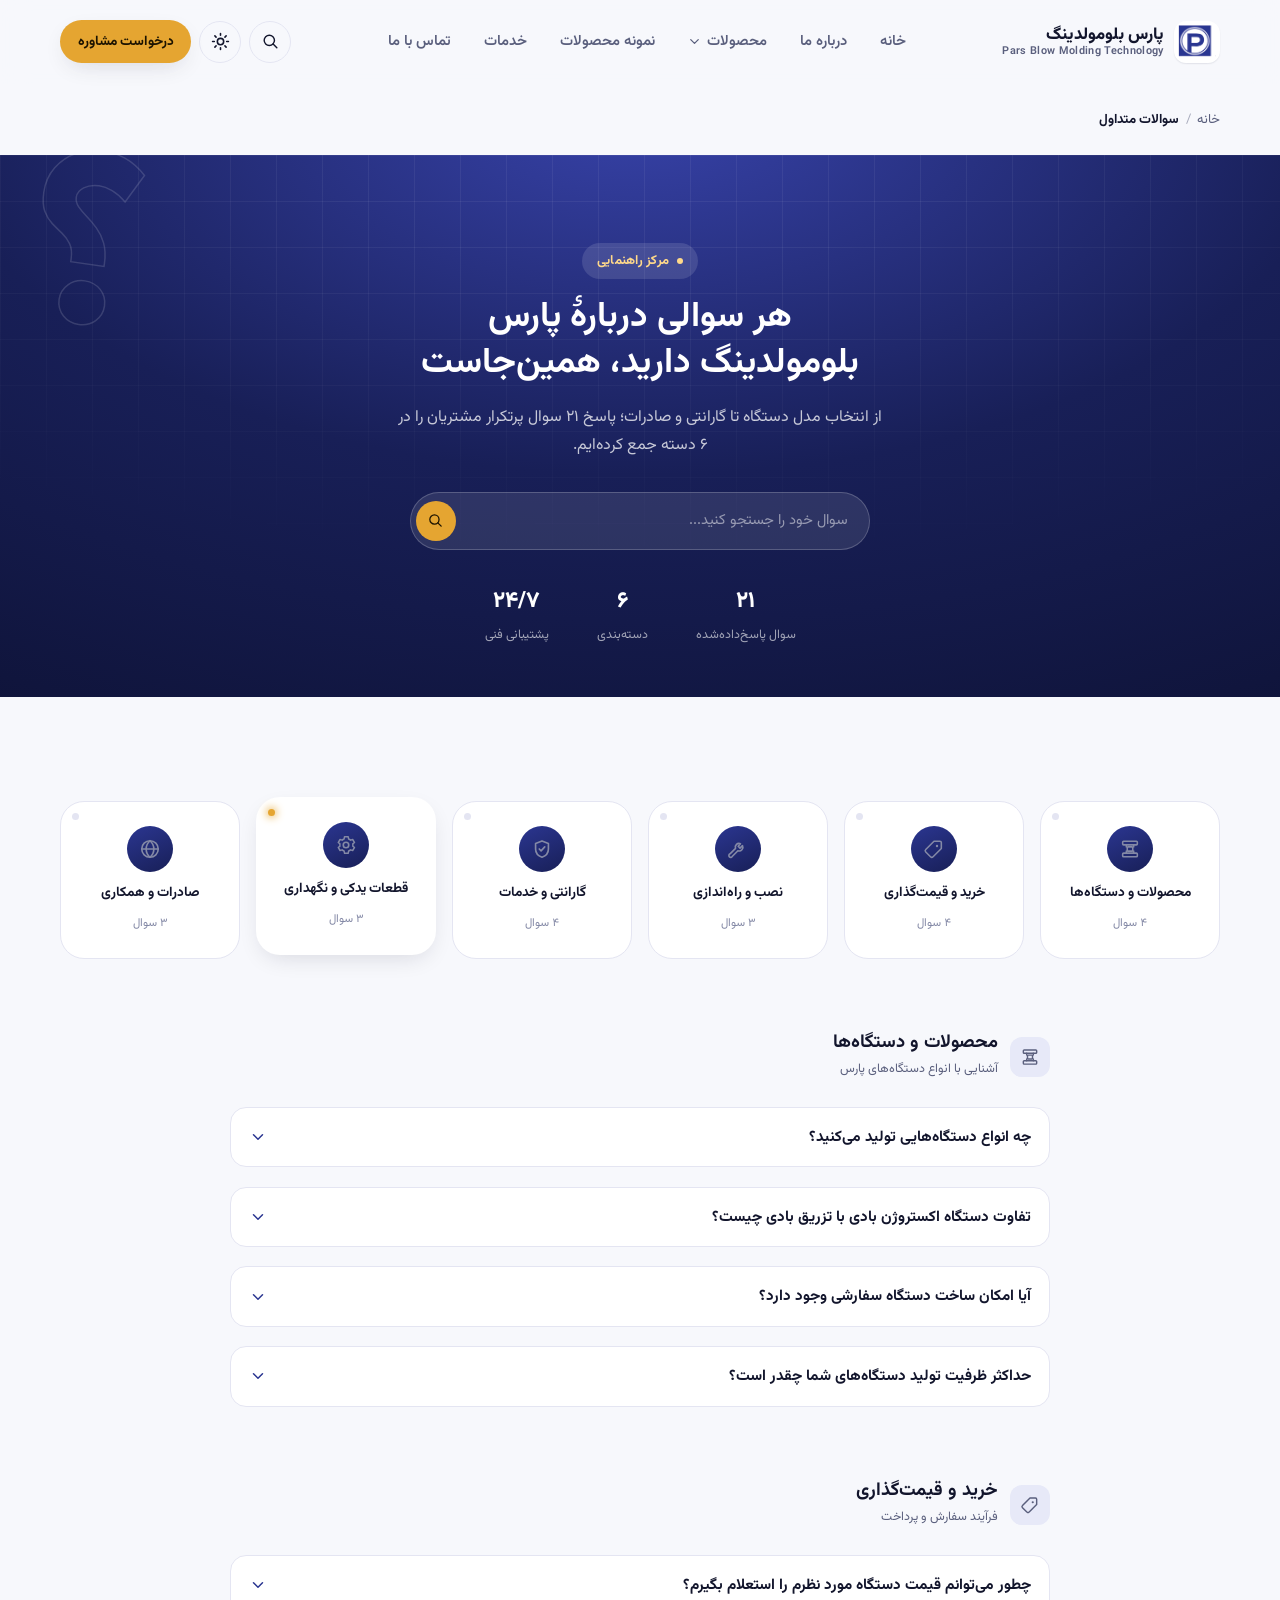
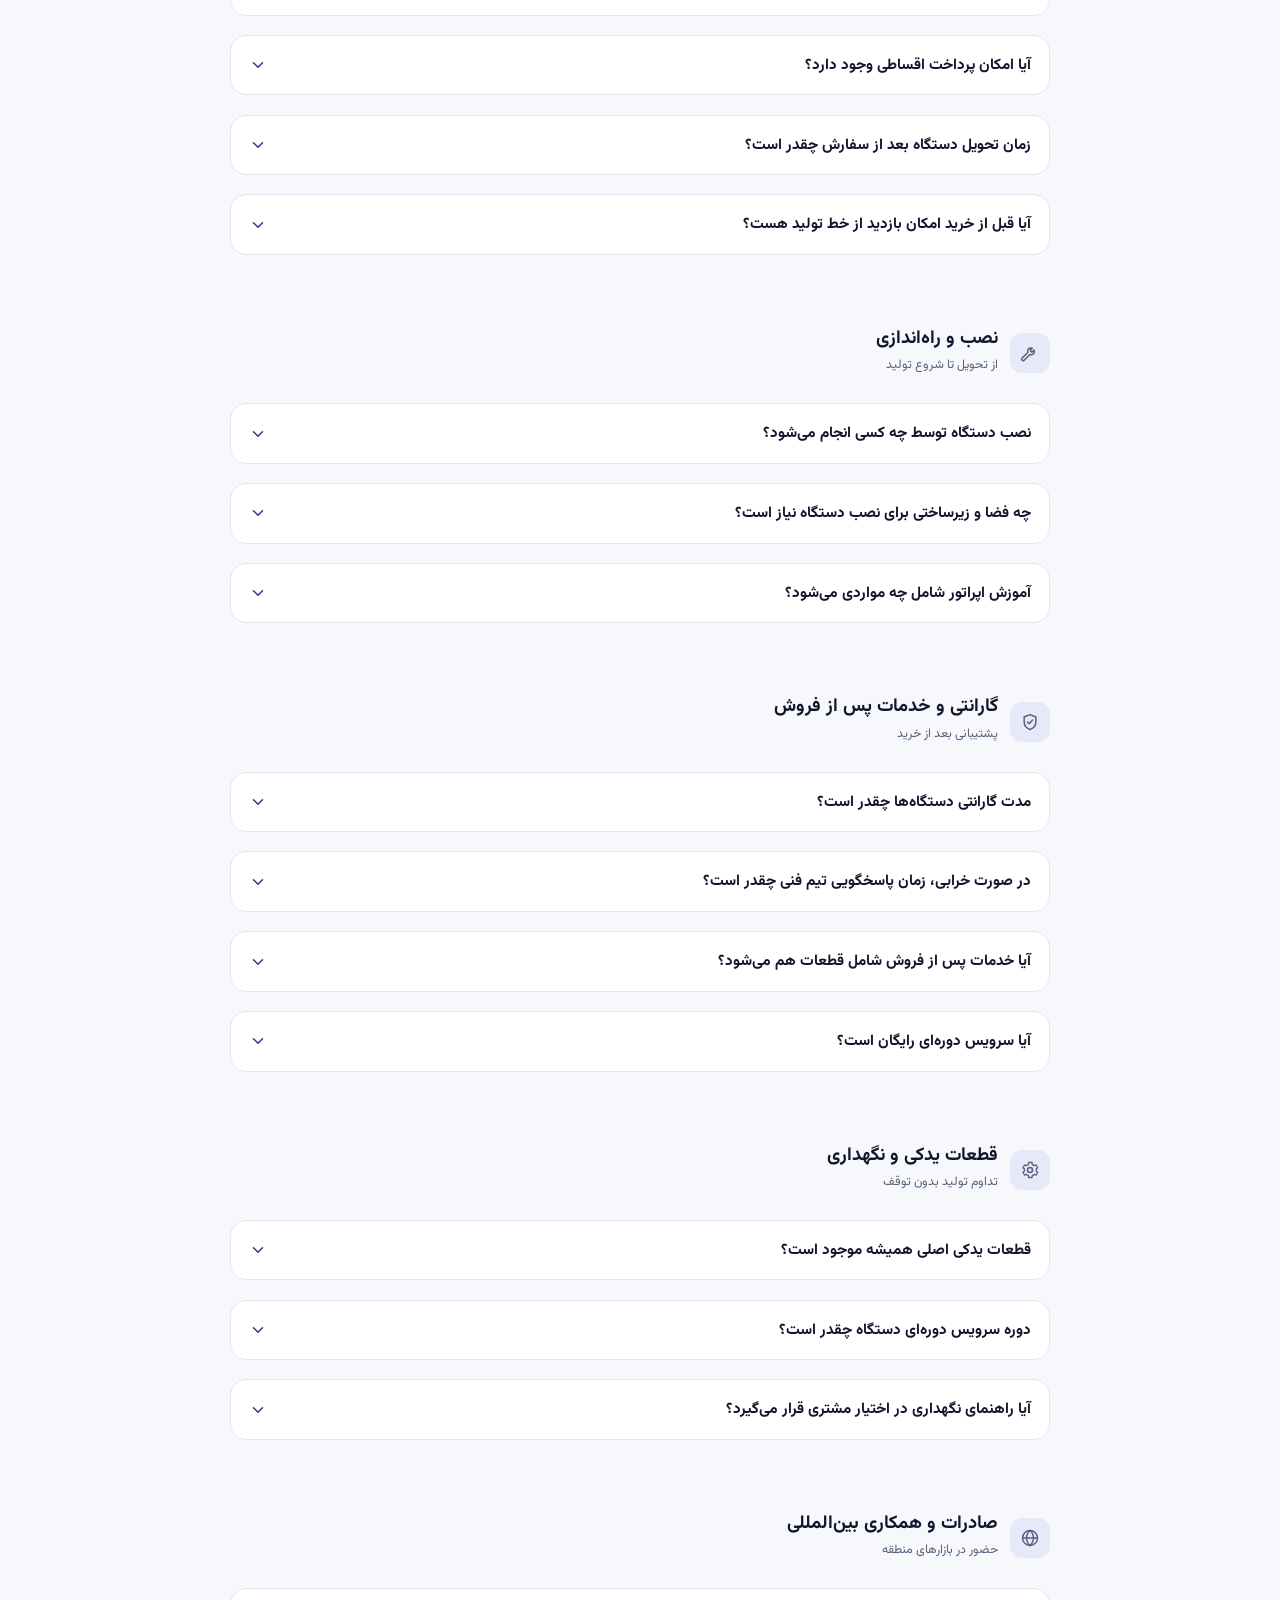
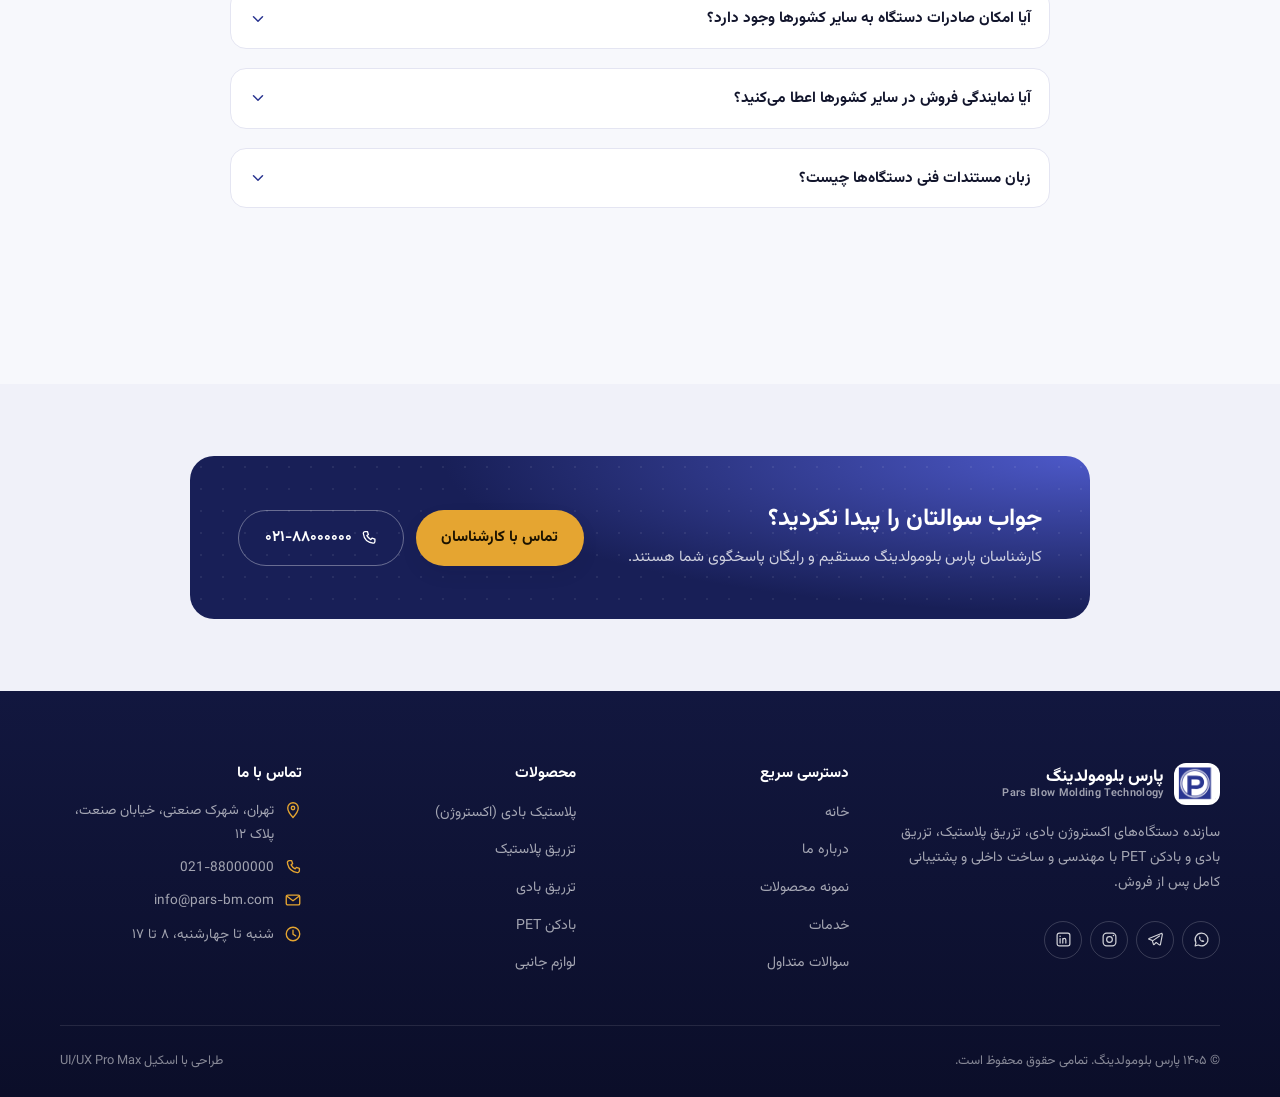
<file: faq.html>
<!doctype html>
<html lang="fa" dir="rtl">
<head>
<meta charset="UTF-8">
<meta name="viewport" content="width=device-width, initial-scale=1, viewport-fit=cover">
<title>سوالات متداول | پارس بلومولدینگ</title>
<meta name="description" content="پاسخ سوالات متداول دربارهٔ محصولات، خرید و قیمت‌گذاری، نصب و راه‌اندازی، گارانتی، قطعات یدکی و صادرات پارس بلومولدینگ.">
<meta name="theme-color" content="#f7f8fc">
<link rel="icon" type="image/png" href="assets/img/pars-icon.png">
<link rel="apple-touch-icon" href="assets/img/pars-icon.png">
<link rel="preload" as="font" href="assets/fonts/Vazirmatn-Regular.woff2" type="font/woff2" crossorigin>
<link rel="preload" as="font" href="assets/fonts/Vazirmatn-Bold.woff2" type="font/woff2" crossorigin>
<link rel="stylesheet" href="assets/css/style.css">
<script>
  try {
    var t = localStorage.getItem("pars-bm-theme");
    if (t === "dark" || t === "light") document.documentElement.setAttribute("data-theme", t);
  } catch (e) {}
</script>
</head>
<body>
<a class="skip-link" href="#main">رفتن به محتوای اصلی</a>

<!-- ============================= ICON SPRITE ============================= -->
<svg style="display:none" aria-hidden="true">
  <symbol id="i-chevron-down" viewBox="0 0 24 24"><path d="M6 9l6 6 6-6" fill="none" stroke="currentColor" stroke-width="2" stroke-linecap="round" stroke-linejoin="round"/></symbol>
  <symbol id="i-menu" viewBox="0 0 24 24"><path d="M4 6h16M4 12h16M4 18h16" fill="none" stroke="currentColor" stroke-width="2" stroke-linecap="round"/></symbol>
  <symbol id="i-close" viewBox="0 0 24 24"><path d="M6 6l12 12M18 6L6 18" fill="none" stroke="currentColor" stroke-width="2" stroke-linecap="round"/></symbol>
  <symbol id="i-sun" viewBox="0 0 24 24"><circle cx="12" cy="12" r="4" fill="none" stroke="currentColor" stroke-width="2"/><path d="M12 2v2.2M12 19.8V22M4.9 4.9l1.5 1.5M17.6 17.6l1.5 1.5M2 12h2.2M19.8 12H22M4.9 19.1l1.5-1.5M17.6 6.4l1.5-1.5" stroke="currentColor" stroke-width="2" stroke-linecap="round"/></symbol>
  <symbol id="i-moon" viewBox="0 0 24 24"><path d="M20 14.3A8.4 8.4 0 1 1 9.7 4a7 7 0 0 0 10.3 10.3z" fill="none" stroke="currentColor" stroke-width="2" stroke-linejoin="round"/></symbol>
  <symbol id="i-phone" viewBox="0 0 24 24"><path d="M7 3.5h3.2l1.3 4-2 1.6a12.5 12.5 0 0 0 5.4 5.4l1.6-2 4 1.3V17c0 1.4-1.2 2.6-2.7 2.4C10.5 18.5 5.5 13.5 4.6 6.2 4.4 4.7 5.6 3.5 7 3.5z" fill="none" stroke="currentColor" stroke-width="1.8" stroke-linecap="round" stroke-linejoin="round"/></symbol>
  <symbol id="i-mail" viewBox="0 0 24 24"><rect x="3" y="5.5" width="18" height="13" rx="2" fill="none" stroke="currentColor" stroke-width="1.8"/><path d="M4 7l8 6 8-6" fill="none" stroke="currentColor" stroke-width="1.8" stroke-linecap="round" stroke-linejoin="round"/></symbol>
  <symbol id="i-pin" viewBox="0 0 24 24"><path d="M12 22s7-7.6 7-12.7A7 7 0 0 0 5 9.3C5 14.4 12 22 12 22z" fill="none" stroke="currentColor" stroke-width="1.8" stroke-linejoin="round"/><circle cx="12" cy="9.3" r="2.3" fill="none" stroke="currentColor" stroke-width="1.8"/></symbol>
  <symbol id="i-arrow-fwd" viewBox="0 0 24 24"><path d="M20 12H4M10 6l-6 6 6 6" fill="none" stroke="currentColor" stroke-width="2" stroke-linecap="round" stroke-linejoin="round"/></symbol>
  <symbol id="i-check" viewBox="0 0 24 24"><path d="M5 13l4.5 4.5L19 8" fill="none" stroke="currentColor" stroke-width="2.2" stroke-linecap="round" stroke-linejoin="round"/></symbol>
  <symbol id="i-home" viewBox="0 0 24 24"><path d="M4 11.5 12 4l8 7.5" fill="none" stroke="currentColor" stroke-width="1.8" stroke-linecap="round" stroke-linejoin="round"/><path d="M6 10v9a1 1 0 0 0 1 1h3v-6h4v6h3a1 1 0 0 0 1-1v-9" fill="none" stroke="currentColor" stroke-width="1.8" stroke-linejoin="round"/></symbol>
  <symbol id="i-grid" viewBox="0 0 24 24"><rect x="3" y="3" width="8" height="8" rx="1.6" fill="none" stroke="currentColor" stroke-width="1.8"/><rect x="13" y="3" width="8" height="8" rx="1.6" fill="none" stroke="currentColor" stroke-width="1.8"/><rect x="3" y="13" width="8" height="8" rx="1.6" fill="none" stroke="currentColor" stroke-width="1.8"/><rect x="13" y="13" width="8" height="8" rx="1.6" fill="none" stroke="currentColor" stroke-width="1.8"/></symbol>
  <symbol id="i-gallery" viewBox="0 0 24 24"><rect x="3" y="4.5" width="18" height="15" rx="2" fill="none" stroke="currentColor" stroke-width="1.8"/><circle cx="8.5" cy="9.5" r="1.6" fill="none" stroke="currentColor" stroke-width="1.8"/><path d="M21 15.5l-5-4.5a2 2 0 0 0-2.7 0L5 19" fill="none" stroke="currentColor" stroke-width="1.8" stroke-linecap="round" stroke-linejoin="round"/></symbol>
  <symbol id="i-wrench" viewBox="0 0 24 24"><path d="M14.7 6.3a4 4 0 0 0-5.4 5l-6 6a2 2 0 1 0 2.6 2.6l6-6a4 4 0 0 0 5-5.5l-2.7 2.6-2-2 2.5-2.7z" fill="none" stroke="currentColor" stroke-width="1.8" stroke-linejoin="round"/></symbol>
  <symbol id="i-press" viewBox="0 0 24 24"><rect x="4" y="3.5" width="16" height="4" rx="1" fill="none" stroke="currentColor" stroke-width="1.7"/><rect x="4" y="16.5" width="16" height="4" rx="1" fill="none" stroke="currentColor" stroke-width="1.7"/><path d="M8 7.5v2.2M16 7.5v2.2M8 14.3v2.2M16 14.3v2.2" stroke="currentColor" stroke-width="1.7" stroke-linecap="round"/><rect x="9" y="9.7" width="6" height="4.6" rx="0.8" fill="none" stroke="currentColor" stroke-width="1.7"/></symbol>
  <symbol id="i-layers" viewBox="0 0 24 24"><path d="M12 3 21 8l-9 5-9-5 9-5Z" fill="none" stroke="currentColor" stroke-width="1.7" stroke-linejoin="round"/><path d="M3 12.3 12 17.3l9-5" fill="none" stroke="currentColor" stroke-width="1.7" stroke-linejoin="round"/><path d="M3 16.3 12 21.3l9-5" fill="none" stroke="currentColor" stroke-width="1.7" stroke-linejoin="round"/></symbol>
  <symbol id="i-box" viewBox="0 0 24 24"><path d="M12 2.3 21 7v10l-9 4.7L3 17V7l9-4.7Z" fill="none" stroke="currentColor" stroke-width="1.7" stroke-linejoin="round"/><path d="M3.5 7.3 12 12l8.5-4.7M12 12v9.4" fill="none" stroke="currentColor" stroke-width="1.7" stroke-linejoin="round"/></symbol>
  <symbol id="i-bottle" viewBox="0 0 24 24"><path d="M9.4 2h5.2v3.1l1.7 2.9c.2.4.3.8.3 1.3V20a2 2 0 0 1-2 2h-5.2a2 2 0 0 1-2-2V9.3c0-.5.1-.9.3-1.3l1.7-2.9V2Z" fill="none" stroke="currentColor" stroke-width="1.7" stroke-linejoin="round"/><path d="M9.2 2h5.6M8.4 9.3h7.2M9 14h6" fill="none" stroke="currentColor" stroke-width="1.7" stroke-linecap="round"/></symbol>
  <symbol id="i-cap-bottle" viewBox="0 0 24 24"><rect x="9.5" y="2" width="5" height="3.4" rx="0.6" fill="none" stroke="currentColor" stroke-width="1.7"/><path d="M9.3 5.4h5.4l1.5 2.6c.2.4.3.8.3 1.2V20a2 2 0 0 1-2 2h-4.9a2 2 0 0 1-2-2V9.2c0-.4.1-.8.3-1.2l1.4-2.6Z" fill="none" stroke="currentColor" stroke-width="1.7" stroke-linejoin="round"/></symbol>
  <symbol id="i-whatsapp" viewBox="0 0 24 24"><path d="M12 3a9 9 0 0 0-7.8 13.5L3 21l4.7-1.2A9 9 0 1 0 12 3Z" fill="none" stroke="currentColor" stroke-width="1.7" stroke-linejoin="round"/><path d="M8.3 8.2c.2-.5.4-.5.7-.5h.5c.2 0 .4 0 .5.4l.7 1.5c.1.2.1.4 0 .6l-.5.6c-.1.2-.1.4 0 .6.4.7 1.3 1.6 2 2 .2.1.4.1.6 0l.6-.5c.2-.1.4-.1.6 0l1.5.7c.3.1.4.3.4.5v.5c0 .3-.1.5-.5.7-.6.3-1.5.5-2.7-.1-1.4-.7-3-2.3-3.7-3.7-.6-1.2-.4-2.1-.1-2.7Z" fill="currentColor" stroke="none"/></symbol>
  <symbol id="i-telegram" viewBox="0 0 24 24"><path d="M21 3.3 2.8 10.6c-.6.2-.6.9 0 1.1l4.6 1.5 1.7 5.6c.2.6.9.7 1.3.2l2.5-2.8 4.6 3.4c.5.4 1.2.1 1.4-.5l2.8-14.3c.1-.6-.5-1-1.1-.8Z" fill="none" stroke="currentColor" stroke-width="1.6" stroke-linejoin="round"/><path d="M8.9 13.2 17.6 7" fill="none" stroke="currentColor" stroke-width="1.6" stroke-linecap="round"/></symbol>
  <symbol id="i-instagram" viewBox="0 0 24 24"><rect x="3" y="3" width="18" height="18" rx="5" fill="none" stroke="currentColor" stroke-width="1.7"/><circle cx="12" cy="12" r="4" fill="none" stroke="currentColor" stroke-width="1.7"/><circle cx="17.6" cy="6.4" r="1.1" fill="currentColor" stroke="none"/></symbol>
  <symbol id="i-linkedin" viewBox="0 0 24 24"><rect x="3" y="3" width="18" height="18" rx="3" fill="none" stroke="currentColor" stroke-width="1.7"/><circle cx="7.2" cy="7.5" r="1.1" fill="currentColor" stroke="none"/><path d="M7.2 10.7V17M11 17v-4.3c0-1.4.9-2.4 2.2-2.4 1.3 0 2.1 1 2.1 2.4V17M11 10.7V17" fill="none" stroke="currentColor" stroke-width="1.7" stroke-linecap="round" stroke-linejoin="round"/></symbol>
  <symbol id="i-clock" viewBox="0 0 24 24"><circle cx="12" cy="12" r="9" fill="none" stroke="currentColor" stroke-width="1.8"/><path d="M12 7v5.3l3.6 2.1" fill="none" stroke="currentColor" stroke-width="1.8" stroke-linecap="round" stroke-linejoin="round"/></symbol>
  <symbol id="i-arrow-up" viewBox="0 0 24 24"><path d="M12 19V5M5 12l7-7 7 7" fill="none" stroke="currentColor" stroke-width="2" stroke-linecap="round" stroke-linejoin="round"/></symbol>
  <symbol id="i-search" viewBox="0 0 24 24"><circle cx="10.5" cy="10.5" r="6.5" fill="none" stroke="currentColor" stroke-width="1.8"/><path d="M20 20l-4.7-4.7" stroke="currentColor" stroke-width="1.8" stroke-linecap="round"/></symbol>
  <symbol id="i-shield" viewBox="0 0 24 24"><path d="M12 3.2 19 6v6c0 4.6-3 7.6-7 9-4-1.4-7-4.4-7-9V6l7-2.8z" fill="none" stroke="currentColor" stroke-width="1.8" stroke-linejoin="round"/><path d="M9 12l2 2 4-4.3" fill="none" stroke="currentColor" stroke-width="1.8" stroke-linecap="round" stroke-linejoin="round"/></symbol>
  <symbol id="i-cog" viewBox="0 0 24 24"><circle cx="12" cy="12" r="3" fill="none" stroke="currentColor" stroke-width="1.8"/><path d="M19.4 13.2a7.7 7.7 0 0 0 0-2.4l1.9-1.5-2-3.3-2.3.7a7.4 7.4 0 0 0-2.1-1.2L14.4 3h-4l-.5 2.5a7.4 7.4 0 0 0-2.1 1.2l-2.3-.7-2 3.3 1.9 1.5a7.7 7.7 0 0 0 0 2.4L3.5 14.7l2 3.3 2.3-.7c.6.5 1.3.9 2.1 1.2l.5 2.5h4l.5-2.5a7.4 7.4 0 0 0 2.1-1.2l2.3.7 2-3.3-1.9-1.5z" fill="none" stroke="currentColor" stroke-width="1.6" stroke-linejoin="round"/></symbol>
  <symbol id="i-globe" viewBox="0 0 24 24"><circle cx="12" cy="12" r="9" fill="none" stroke="currentColor" stroke-width="1.8"/><path d="M3 12h18M12 3c2.7 2.4 4.2 5.6 4.2 9S14.7 18.6 12 21c-2.7-2.4-4.2-5.6-4.2-9S9.3 5.4 12 3z" fill="none" stroke="currentColor" stroke-width="1.8"/></symbol>
  <symbol id="i-tag" viewBox="0 0 24 24"><path d="M3 12.5 12 3.5h6.5A1.5 1.5 0 0 1 20 5v6.5L11 20.5a2 2 0 0 1-2.8 0l-5.2-5.2a2 2 0 0 1 0-2.8Z" fill="none" stroke="currentColor" stroke-width="1.7" stroke-linejoin="round"/><circle cx="15.3" cy="8.7" r="1.3" fill="currentColor" stroke="none"/></symbol>
</svg>

<!-- ============================= HEADER ============================= -->
<header class="site-header">
  <div class="container">
    <a class="brand" href="index.html#home" aria-label="پارس بلومولدینگ - بازگشت به خانه">
      <span class="brand__mark"><img src="assets/img/pars-icon.png" alt="نماد پارس بلومولدینگ" width="38" height="34"></span>
      <span class="brand__type">
        <strong>پارس بلومولدینگ</strong>
        <span>Pars Blow Molding Technology</span>
      </span>
    </a>
    <nav aria-label="ناوبری اصلی">
      <ul class="nav-desktop">
        <li><a class="nav-link" href="index.html#home">خانه</a></li>
        <li><a class="nav-link" href="index.html#about">درباره ما</a></li>
        <li class="nav-item--has-menu">
          <a class="nav-link" href="index.html#products" aria-haspopup="true">محصولات <svg class="i" width="15" height="15"><use href="#i-chevron-down"/></svg></a>
          <div class="mega">
            <a class="mega__item" href="category.html">
              <span class="mega__icon"><svg width="20" height="20"><use href="#i-bottle"/></svg></span>
              <span><strong>دستگاه‌های پلاستیک بادی (اکستروژن)</strong><p>تولید بطری و ظروف با فرآیند اکستروژن بلو مولدینگ</p></span>
            </a>
            <a class="mega__item" href="index.html#p-injection">
              <span class="mega__icon"><svg width="20" height="20"><use href="#i-press"/></svg></span>
              <span><strong>دستگاه تزریق پلاستیک</strong><p>تزریق دقیق برای قطعات فنی و صنعتی</p></span>
            </a>
            <a class="mega__item" href="index.html#p-injection-blow">
              <span class="mega__icon"><svg width="20" height="20"><use href="#i-layers"/></svg></span>
              <span><strong>دستگاه‌های تزریق بادی</strong><p>ترکیب تزریق و بادکنی برای ظروف دقیق</p></span>
            </a>
            <a class="mega__item" href="index.html#p-pet">
              <span class="mega__icon"><svg width="20" height="20"><use href="#i-cap-bottle"/></svg></span>
              <span><strong>دستگاه بادکن PET</strong><p>تولید بطری‌های PET با کیفیت صادراتی</p></span>
            </a>
            <a class="mega__item" href="index.html#p-accessories" style="grid-column: 1 / -1;">
              <span class="mega__icon"><svg width="20" height="20"><use href="#i-box"/></svg></span>
              <span><strong>لوازم جانبی پارس بلومولدینگ</strong><p>قالب، مولد و تجهیزات جانبی خط تولید</p></span>
            </a>
          </div>
        </li>
        <li><a class="nav-link" href="index.html#samples">نمونه محصولات</a></li>
        <li><a class="nav-link" href="index.html#services">خدمات</a></li>
        <li><a class="nav-link" href="index.html#contact">تماس با ما</a></li>
      </ul>
    </nav>
    <div class="header-actions">
      <a class="icon-btn" href="search.html" aria-label="جستجو"><svg width="19" height="19"><use href="#i-search"/></svg></a>
      <button class="icon-btn theme-toggle" data-theme-toggle aria-label="تغییر حالت روشن و تاریک">
        <svg class="icon-sun" width="19" height="19"><use href="#i-sun"/></svg>
        <svg class="icon-moon" width="19" height="19"><use href="#i-moon"/></svg>
      </button>
      <a class="btn btn--primary btn--sm header-cta" href="index.html#contact">درخواست مشاوره</a>
      <button class="icon-btn nav-toggle" data-drawer-open aria-label="باز کردن منو" aria-expanded="false">
        <svg width="20" height="20"><use href="#i-menu"/></svg>
      </button>
    </div>
  </div>
</header>

<!-- ============================= MOBILE DRAWER ============================= -->
<div class="mobile-drawer" data-drawer>
  <div class="mobile-drawer__scrim" data-drawer-close></div>
  <div class="mobile-drawer__panel" role="dialog" aria-modal="true" aria-label="منوی موبایل">
    <div class="mobile-drawer__head">
      <span class="brand">
        <span class="brand__mark"><img src="assets/img/pars-icon.png" alt="" width="32" height="28"></span>
        <span class="brand__type"><strong>پارس بلومولدینگ</strong></span>
      </span>
      <button class="icon-btn" data-drawer-close aria-label="بستن منو"><svg width="18" height="18"><use href="#i-close"/></svg></button>
    </div>
    <ul class="mobile-nav-list">
      <li><a href="index.html#home">خانه</a></li>
      <li><a href="index.html#about">درباره ما</a></li>
      <li class="mobile-accordion">
        <button class="mobile-accordion__trigger" aria-expanded="false">محصولات <svg width="16" height="16"><use href="#i-chevron-down"/></svg></button>
        <div class="mobile-accordion__panel">
          <ul>
            <li><a href="category.html">دستگاه‌های پلاستیک بادی (اکستروژن)</a></li>
            <li><a href="index.html#p-injection">دستگاه تزریق پلاستیک</a></li>
            <li><a href="index.html#p-injection-blow">دستگاه‌های تزریق بادی</a></li>
            <li><a href="index.html#p-pet">دستگاه بادکن PET</a></li>
            <li><a href="index.html#p-accessories">لوازم جانبی</a></li>
          </ul>
        </div>
      </li>
      <li><a href="index.html#samples">نمونه محصولات</a></li>
      <li><a href="index.html#services">خدمات</a></li>
      <li><a href="faq.html" style="color:var(--color-primary)">سوالات متداول</a></li>
      <li><a href="index.html#contact">تماس با ما</a></li>
    </ul>
    <div class="mobile-drawer__foot">
      <a class="btn btn--primary btn--block" href="index.html#contact">درخواست مشاوره</a>
      <div class="mobile-contact-row"><svg width="16" height="16"><use href="#i-phone"/></svg> ۰۲۱-۸۸۰۰۰۰۰۰</div>
      <div class="mobile-contact-row"><svg width="16" height="16"><use href="#i-mail"/></svg> info@pars-bm.com</div>
    </div>
  </div>
</div>

<div class="page-shell">
<main id="main" data-faq-page>

  <div class="container">
    <nav class="breadcrumb" aria-label="مسیر صفحه">
      <a href="index.html#home">خانه</a>
      <span class="breadcrumb__sep">/</span>
      <span class="breadcrumb__current">سوالات متداول</span>
    </nav>
  </div>

  <!-- ============================= FAQ HERO ============================= -->
  <section class="faq-hero">
    <div class="hero__grid" aria-hidden="true"></div>
    <span class="faq-hero__mark" aria-hidden="true">؟</span>
    <div class="container faq-hero__inner">
      <span class="eyebrow" style="background:rgba(255,255,255,.12); color:#ffd98a;">مرکز راهنمایی</span>
      <h1>هر سوالی دربارهٔ پارس بلومولدینگ دارید، همین‌جاست</h1>
      <p class="faq-hero__desc">از انتخاب مدل دستگاه تا گارانتی و صادرات؛ پاسخ ۲۱ سوال پرتکرار مشتریان را در ۶ دسته جمع کرده‌ایم.</p>

      <form class="faq-search" data-faq-search-form role="search">
        <input type="search" data-faq-search-input placeholder="سوال خود را جستجو کنید...">
        <button type="submit" aria-label="جستجو"><svg><use href="#i-search"/></svg></button>
      </form>

      <div class="faq-hero__stats">
        <div><strong data-counter="21" data-counter-suffix="">۰</strong><span>سوال پاسخ‌داده‌شده</span></div>
        <div><strong data-counter="6" data-counter-suffix="">۰</strong><span>دسته‌بندی</span></div>
        <div><strong data-counter="24" data-counter-suffix="/۷">۰</strong><span>پشتیبانی فنی</span></div>
      </div>
    </div>
  </section>

  <!-- ============================= CONTROL PANEL CATEGORY SELECTOR ============================= -->
  <section class="section">
    <div class="container">
      <div class="faq-categories" data-reveal-group>
        <a class="faq-cat-btn" href="#cat-products" data-faq-cat data-reveal>
          <span class="faq-cat-btn__led" aria-hidden="true"></span>
          <span class="faq-cat-btn__icon"><svg><use href="#i-press"/></svg></span>
          <strong>محصولات و دستگاه‌ها</strong>
          <span>۴ سوال</span>
        </a>
        <a class="faq-cat-btn" href="#cat-pricing" data-faq-cat data-reveal>
          <span class="faq-cat-btn__led" aria-hidden="true"></span>
          <span class="faq-cat-btn__icon"><svg><use href="#i-tag"/></svg></span>
          <strong>خرید و قیمت‌گذاری</strong>
          <span>۴ سوال</span>
        </a>
        <a class="faq-cat-btn" href="#cat-install" data-faq-cat data-reveal>
          <span class="faq-cat-btn__led" aria-hidden="true"></span>
          <span class="faq-cat-btn__icon"><svg><use href="#i-wrench"/></svg></span>
          <strong>نصب و راه‌اندازی</strong>
          <span>۳ سوال</span>
        </a>
        <a class="faq-cat-btn" href="#cat-warranty" data-faq-cat data-reveal>
          <span class="faq-cat-btn__led" aria-hidden="true"></span>
          <span class="faq-cat-btn__icon"><svg><use href="#i-shield"/></svg></span>
          <strong>گارانتی و خدمات</strong>
          <span>۴ سوال</span>
        </a>
        <a class="faq-cat-btn" href="#cat-parts" data-faq-cat data-reveal>
          <span class="faq-cat-btn__led" aria-hidden="true"></span>
          <span class="faq-cat-btn__icon"><svg><use href="#i-cog"/></svg></span>
          <strong>قطعات یدکی و نگهداری</strong>
          <span>۳ سوال</span>
        </a>
        <a class="faq-cat-btn" href="#cat-export" data-faq-cat data-reveal>
          <span class="faq-cat-btn__led" aria-hidden="true"></span>
          <span class="faq-cat-btn__icon"><svg><use href="#i-globe"/></svg></span>
          <strong>صادرات و همکاری</strong>
          <span>۳ سوال</span>
        </a>
      </div>

      <p class="search-meta__count" data-faq-count style="text-align:center; margin-bottom:var(--space-md);"></p>

      <!-- ============================= FAQ GROUPS ============================= -->
      <div style="max-width:820px; margin-inline:auto;">

        <div class="faq-group" id="cat-products" data-faq-group>
          <div class="faq-group__head">
            <span class="faq-group__icon"><svg><use href="#i-press"/></svg></span>
            <div><h2>محصولات و دستگاه‌ها</h2><span>آشنایی با انواع دستگاه‌های پارس</span></div>
          </div>
          <div class="faq-list">
            <div class="faq-item" data-faq-searchable>
              <button class="faq-item__q" aria-expanded="false">چه انواع دستگاه‌هایی تولید می‌کنید؟<svg width="18" height="18"><use href="#i-chevron-down"/></svg></button>
              <div class="faq-item__a"><div><p>پارس بلومولدینگ پنج خانواده اصلی محصول دارد: دستگاه‌های پلاستیک بادی (اکستروژن)، دستگاه تزریق پلاستیک، دستگاه‌های تزریق بادی، دستگاه بادکن PET و لوازم جانبی. جزئیات هر دسته را می‌توانید در صفحه محصولات ببینید.</p></div></div>
            </div>
            <div class="faq-item" data-faq-searchable>
              <button class="faq-item__q" aria-expanded="false">تفاوت دستگاه اکستروژن بادی با تزریق بادی چیست؟<svg width="18" height="18"><use href="#i-chevron-down"/></svg></button>
              <div class="faq-item__a"><div><p>در اکستروژن بادی، پاریسون از هد اکسترودر خارج و در قالب دمیده می‌شود؛ مناسب تیراژ بالا. در تزریق بادی، پریفرم ابتدا با تزریق دقیق ساخته و سپس باد می‌شود؛ مناسب ظروف با دقت ابعادی بالاتر.</p></div></div>
            </div>
            <div class="faq-item" data-faq-searchable>
              <button class="faq-item__q" aria-expanded="false">آیا امکان ساخت دستگاه سفارشی وجود دارد؟<svg width="18" height="18"><use href="#i-chevron-down"/></svg></button>
              <div class="faq-item__a"><div><p>بله، تیم مهندسی پارس بر اساس محصول نهایی، ظرفیت تولید و فضای کارگاه شما، دستگاه و قالب اختصاصی طراحی می‌کند.</p></div></div>
            </div>
            <div class="faq-item" data-faq-searchable>
              <button class="faq-item__q" aria-expanded="false">حداکثر ظرفیت تولید دستگاه‌های شما چقدر است؟<svg width="18" height="18"><use href="#i-chevron-down"/></svg></button>
              <div class="faq-item__a"><div><p>از دستگاه‌های تک‌ایستگاهه برای گالن‌های کوچک تا مدل‌های صنعتی سنگین برای مخازن تا ۲۰۰۰ لیتر و خطوط چندایستگاهه با اتوماسیون کامل را پوشش می‌دهیم.</p></div></div>
            </div>
          </div>
        </div>

        <div class="faq-group" id="cat-pricing" data-faq-group>
          <div class="faq-group__head">
            <span class="faq-group__icon"><svg><use href="#i-tag"/></svg></span>
            <div><h2>خرید و قیمت‌گذاری</h2><span>فرآیند سفارش و پرداخت</span></div>
          </div>
          <div class="faq-list">
            <div class="faq-item" data-faq-searchable>
              <button class="faq-item__q" aria-expanded="false">چطور می‌توانم قیمت دستگاه مورد نظرم را استعلام بگیرم؟<svg width="18" height="18"><use href="#i-chevron-down"/></svg></button>
              <div class="faq-item__a"><div><p>از فرم تماس سایت، تماس تلفنی یا واتس‌اپ می‌توانید مدل و نیاز خود را اعلام کنید تا کارشناسان ما در کوتاه‌ترین زمان استعلام قیمت ارسال کنند.</p></div></div>
            </div>
            <div class="faq-item" data-faq-searchable>
              <button class="faq-item__q" aria-expanded="false">آیا امکان پرداخت اقساطی وجود دارد؟<svg width="18" height="18"><use href="#i-chevron-down"/></svg></button>
              <div class="faq-item__a"><div><p>بسته به مدل دستگاه و شرایط مشتری، امکان تسویه پلکانی وجود دارد؛ جزئیات را کارشناسان فروش در زمان مشاوره اعلام می‌کنند.</p></div></div>
            </div>
            <div class="faq-item" data-faq-searchable>
              <button class="faq-item__q" aria-expanded="false">زمان تحویل دستگاه بعد از سفارش چقدر است؟<svg width="18" height="18"><use href="#i-chevron-down"/></svg></button>
              <div class="faq-item__a"><div><p>برای مدل‌های استاندارد ۴ تا ۶ هفته و برای دستگاه‌های سفارشی با قالب اختصاصی معمولاً ۶ تا ۸ هفته زمان می‌برد.</p></div></div>
            </div>
            <div class="faq-item" data-faq-searchable>
              <button class="faq-item__q" aria-expanded="false">آیا قبل از خرید امکان بازدید از خط تولید هست؟<svg width="18" height="18"><use href="#i-chevron-down"/></svg></button>
              <div class="faq-item__a"><div><p>بله، مشتریان می‌توانند با هماهنگی قبلی از کارخانه و دستگاه‌های در حال کار بازدید کنند.</p></div></div>
            </div>
          </div>
        </div>

        <div class="faq-group" id="cat-install" data-faq-group>
          <div class="faq-group__head">
            <span class="faq-group__icon"><svg><use href="#i-wrench"/></svg></span>
            <div><h2>نصب و راه‌اندازی</h2><span>از تحویل تا شروع تولید</span></div>
          </div>
          <div class="faq-list">
            <div class="faq-item" data-faq-searchable>
              <button class="faq-item__q" aria-expanded="false">نصب دستگاه توسط چه کسی انجام می‌شود؟<svg width="18" height="18"><use href="#i-chevron-down"/></svg></button>
              <div class="faq-item__a"><div><p>تیم فنی پارس بلومولدینگ در محل کارخانه شما نصب، تنظیم و راه‌اندازی کامل دستگاه را انجام می‌دهد.</p></div></div>
            </div>
            <div class="faq-item" data-faq-searchable>
              <button class="faq-item__q" aria-expanded="false">چه فضا و زیرساختی برای نصب دستگاه نیاز است؟<svg width="18" height="18"><use href="#i-chevron-down"/></svg></button>
              <div class="faq-item__a"><div><p>بسته به مدل، نیاز به برق سه‌فاز، هوای فشرده و فضای مناسب ارتفاع سقف دارید؛ چک‌لیست کامل پیش از ارسال دستگاه در اختیارتان قرار می‌گیرد.</p></div></div>
            </div>
            <div class="faq-item" data-faq-searchable>
              <button class="faq-item__q" aria-expanded="false">آموزش اپراتور شامل چه مواردی می‌شود؟<svg width="18" height="18"><use href="#i-chevron-down"/></svg></button>
              <div class="faq-item__a"><div><p>آموزش عملی کار با دستگاه، تعویض قالب، تنظیمات پارامترها و نکات ایمنی، همزمان با نصب توسط تیم فنی ما ارائه می‌شود.</p></div></div>
            </div>
          </div>
        </div>

        <div class="faq-group" id="cat-warranty" data-faq-group>
          <div class="faq-group__head">
            <span class="faq-group__icon"><svg><use href="#i-shield"/></svg></span>
            <div><h2>گارانتی و خدمات پس از فروش</h2><span>پشتیبانی بعد از خرید</span></div>
          </div>
          <div class="faq-list">
            <div class="faq-item" data-faq-searchable>
              <button class="faq-item__q" aria-expanded="false">مدت گارانتی دستگاه‌ها چقدر است؟<svg width="18" height="18"><use href="#i-chevron-down"/></svg></button>
              <div class="faq-item__a"><div><p>تمام دستگاه‌های پارس بلومولدینگ حداقل ۲۴ ماه گارانتی استاندارد دارند.</p></div></div>
            </div>
            <div class="faq-item" data-faq-searchable>
              <button class="faq-item__q" aria-expanded="false">در صورت خرابی، زمان پاسخگویی تیم فنی چقدر است؟<svg width="18" height="18"><use href="#i-chevron-down"/></svg></button>
              <div class="faq-item__a"><div><p>پشتیبانی فنی ۲۴/۷ فعال است و تیم اعزامی معمولاً ظرف ۴۸ ساعت در محل حاضر می‌شود.</p></div></div>
            </div>
            <div class="faq-item" data-faq-searchable>
              <button class="faq-item__q" aria-expanded="false">آیا خدمات پس از فروش شامل قطعات هم می‌شود؟<svg width="18" height="18"><use href="#i-chevron-down"/></svg></button>
              <div class="faq-item__a"><div><p>بله، قطعات یدکی اصلی به‌صورت جداگانه و با قیمت مصوب برای مشتریان تأمین می‌شود.</p></div></div>
            </div>
            <div class="faq-item" data-faq-searchable>
              <button class="faq-item__q" aria-expanded="false">آیا سرویس دوره‌ای رایگان است؟<svg width="18" height="18"><use href="#i-chevron-down"/></svg></button>
              <div class="faq-item__a"><div><p>یک نوبت سرویس دوره‌ای در سال اول خرید رایگان است؛ نوبت‌های بعدی طبق تعرفه خدمات پس از فروش محاسبه می‌شود.</p></div></div>
            </div>
          </div>
        </div>

        <div class="faq-group" id="cat-parts" data-faq-group>
          <div class="faq-group__head">
            <span class="faq-group__icon"><svg><use href="#i-cog"/></svg></span>
            <div><h2>قطعات یدکی و نگهداری</h2><span>تداوم تولید بدون توقف</span></div>
          </div>
          <div class="faq-list">
            <div class="faq-item" data-faq-searchable>
              <button class="faq-item__q" aria-expanded="false">قطعات یدکی اصلی همیشه موجود است؟<svg width="18" height="18"><use href="#i-chevron-down"/></svg></button>
              <div class="faq-item__a"><div><p>موجودی انبار قطعات پرمصرف همیشه حفظ می‌شود تا زمان توقف خط تولید مشتریان به حداقل برسد.</p></div></div>
            </div>
            <div class="faq-item" data-faq-searchable>
              <button class="faq-item__q" aria-expanded="false">دوره سرویس دوره‌ای دستگاه چقدر است؟<svg width="18" height="18"><use href="#i-chevron-down"/></svg></button>
              <div class="faq-item__a"><div><p>بسته به میزان کارکرد، سرویس دوره‌ای معمولاً هر ۶ ماه یک‌بار توصیه می‌شود.</p></div></div>
            </div>
            <div class="faq-item" data-faq-searchable>
              <button class="faq-item__q" aria-expanded="false">آیا راهنمای نگهداری در اختیار مشتری قرار می‌گیرد؟<svg width="18" height="18"><use href="#i-chevron-down"/></svg></button>
              <div class="faq-item__a"><div><p>بله، دفترچه راهنمای فنی و نگهداری همراه هر دستگاه و آموزش اپراتور ارائه می‌شود.</p></div></div>
            </div>
          </div>
        </div>

        <div class="faq-group" id="cat-export" data-faq-group>
          <div class="faq-group__head">
            <span class="faq-group__icon"><svg><use href="#i-globe"/></svg></span>
            <div><h2>صادرات و همکاری بین‌المللی</h2><span>حضور در بازارهای منطقه</span></div>
          </div>
          <div class="faq-list">
            <div class="faq-item" data-faq-searchable>
              <button class="faq-item__q" aria-expanded="false">آیا امکان صادرات دستگاه به سایر کشورها وجود دارد؟<svg width="18" height="18"><use href="#i-chevron-down"/></svg></button>
              <div class="faq-item__a"><div><p>بله، پارس بلومولدینگ سابقه صادرات به بازارهای منطقه را دارد و مطابق استانداردهای بین‌المللی بسته‌بندی و ارسال می‌کند.</p></div></div>
            </div>
            <div class="faq-item" data-faq-searchable>
              <button class="faq-item__q" aria-expanded="false">آیا نمایندگی فروش در سایر کشورها اعطا می‌کنید؟<svg width="18" height="18"><use href="#i-chevron-down"/></svg></button>
              <div class="faq-item__a"><div><p>برای همکاری در قالب نمایندگی، از طریق فرم تماس با تیم توسعه بازار پارس در ارتباط باشید.</p></div></div>
            </div>
            <div class="faq-item" data-faq-searchable>
              <button class="faq-item__q" aria-expanded="false">زبان مستندات فنی دستگاه‌ها چیست؟<svg width="18" height="18"><use href="#i-chevron-down"/></svg></button>
              <div class="faq-item__a"><div><p>مستندات فنی به فارسی و انگلیسی ارائه می‌شود؛ برای سفارش‌های صادراتی مستندات انگلیسی به‌صورت پیش‌فرض همراه دستگاه ارسال می‌شود.</p></div></div>
            </div>
          </div>
        </div>

      </div>

      <div class="search-empty" data-faq-empty hidden>
        <span class="search-empty__icon"><svg><use href="#i-search"/></svg></span>
        <h2>سوالی با این عبارت پیدا نشد</h2>
        <p>می‌توانید مستقیماً از کارشناسان ما بپرسید.</p>
        <a class="btn btn--primary" href="index.html#contact">تماس با ما</a>
      </div>
    </div>
  </section>

  <!-- ============================= CTA ============================= -->
  <section class="section section--tight section-bg-alt">
    <div class="container">
      <div class="cta-banner faq-cta" data-reveal>
        <div class="cta-banner__text">
          <h3>جواب سوالتان را پیدا نکردید؟</h3>
          <p>کارشناسان پارس بلومولدینگ مستقیم و رایگان پاسخگوی شما هستند.</p>
        </div>
        <div class="cta-banner__actions">
          <a class="btn btn--primary" href="index.html#contact">تماس با کارشناسان</a>
          <a class="btn btn--ghost btn--on-dark" href="tel:+982188000000"><svg width="16" height="16"><use href="#i-phone"/></svg> ۰۲۱-۸۸۰۰۰۰۰۰</a>
        </div>
      </div>
    </div>
  </section>

</main>
</div>

<!-- ============================= FOOTER ============================= -->
<footer class="site-footer">
  <div class="container">
    <div class="footer-grid">
      <div class="footer-brand">
        <span class="brand">
          <span class="brand__mark"><img src="assets/img/pars-icon.png" alt="" width="34" height="30"></span>
          <span class="brand__type" style="color:#fff"><strong style="color:#fff">پارس بلومولدینگ</strong><span style="color:rgba(255,255,255,.6)">Pars Blow Molding Technology</span></span>
        </span>
        <p>سازنده دستگاه‌های اکستروژن بادی، تزریق پلاستیک، تزریق بادی و بادکن PET با مهندسی و ساخت داخلی و پشتیبانی کامل پس از فروش.</p>
        <div class="footer-social">
          <a href="#" aria-label="واتس‌اپ"><svg width="17" height="17"><use href="#i-whatsapp"/></svg></a>
          <a href="#" aria-label="تلگرام"><svg width="17" height="17"><use href="#i-telegram"/></svg></a>
          <a href="#" aria-label="اینستاگرام"><svg width="17" height="17"><use href="#i-instagram"/></svg></a>
          <a href="#" aria-label="لینکدین"><svg width="17" height="17"><use href="#i-linkedin"/></svg></a>
        </div>
      </div>
      <div class="footer-col">
        <h4>دسترسی سریع</h4>
        <ul>
          <li><a href="index.html#home">خانه</a></li>
          <li><a href="index.html#about">درباره ما</a></li>
          <li><a href="index.html#samples">نمونه محصولات</a></li>
          <li><a href="index.html#services">خدمات</a></li>
          <li><a href="faq.html">سوالات متداول</a></li>
        </ul>
      </div>
      <div class="footer-col">
        <h4>محصولات</h4>
        <ul>
          <li><a href="category.html">پلاستیک بادی (اکستروژن)</a></li>
          <li><a href="index.html#p-injection">تزریق پلاستیک</a></li>
          <li><a href="index.html#p-injection-blow">تزریق بادی</a></li>
          <li><a href="index.html#p-pet">بادکن PET</a></li>
          <li><a href="index.html#p-accessories">لوازم جانبی</a></li>
        </ul>
      </div>
      <div class="footer-col">
        <h4>تماس با ما</h4>
        <ul class="footer-contact">
          <li><svg width="18" height="18"><use href="#i-pin"/></svg> تهران، شهرک صنعتی، خیابان صنعت، پلاک ۱۲</li>
          <li><svg width="18" height="18"><use href="#i-phone"/></svg> <span dir="ltr">021-88000000</span></li>
          <li><svg width="18" height="18"><use href="#i-mail"/></svg> <span dir="ltr">info@pars-bm.com</span></li>
          <li><svg width="18" height="18"><use href="#i-clock"/></svg> شنبه تا چهارشنبه، ۸ تا ۱۷</li>
        </ul>
      </div>
    </div>
    <div class="footer-bottom">
      <span>© <span data-year>۱۴۰۵</span> پارس بلومولدینگ. تمامی حقوق محفوظ است.</span>
      <span>طراحی با اسکیل UI/UX Pro Max</span>
    </div>
  </div>
</footer>

<nav class="bottom-nav" aria-label="ناوبری پایین صفحه">
  <a class="bottom-nav__item" href="index.html#home"><svg width="22" height="22"><use href="#i-home"/></svg>خانه</a>
  <a class="bottom-nav__item" href="index.html#products"><svg width="22" height="22"><use href="#i-grid"/></svg>محصولات</a>
  <a class="bottom-nav__item" href="index.html#samples"><svg width="22" height="22"><use href="#i-gallery"/></svg>نمونه‌کار</a>
  <a class="bottom-nav__item" href="index.html#services"><svg width="22" height="22"><use href="#i-wrench"/></svg>خدمات</a>
  <a class="bottom-nav__item" href="index.html#contact"><svg width="22" height="22"><use href="#i-phone"/></svg>تماس</a>
</nav>

<button class="back-to-top" data-back-to-top aria-label="بازگشت به بالای صفحه"><svg width="20" height="20"><use href="#i-arrow-up"/></svg></button>

<script src="assets/js/main.js"></script>
</body>
</html>
</file>
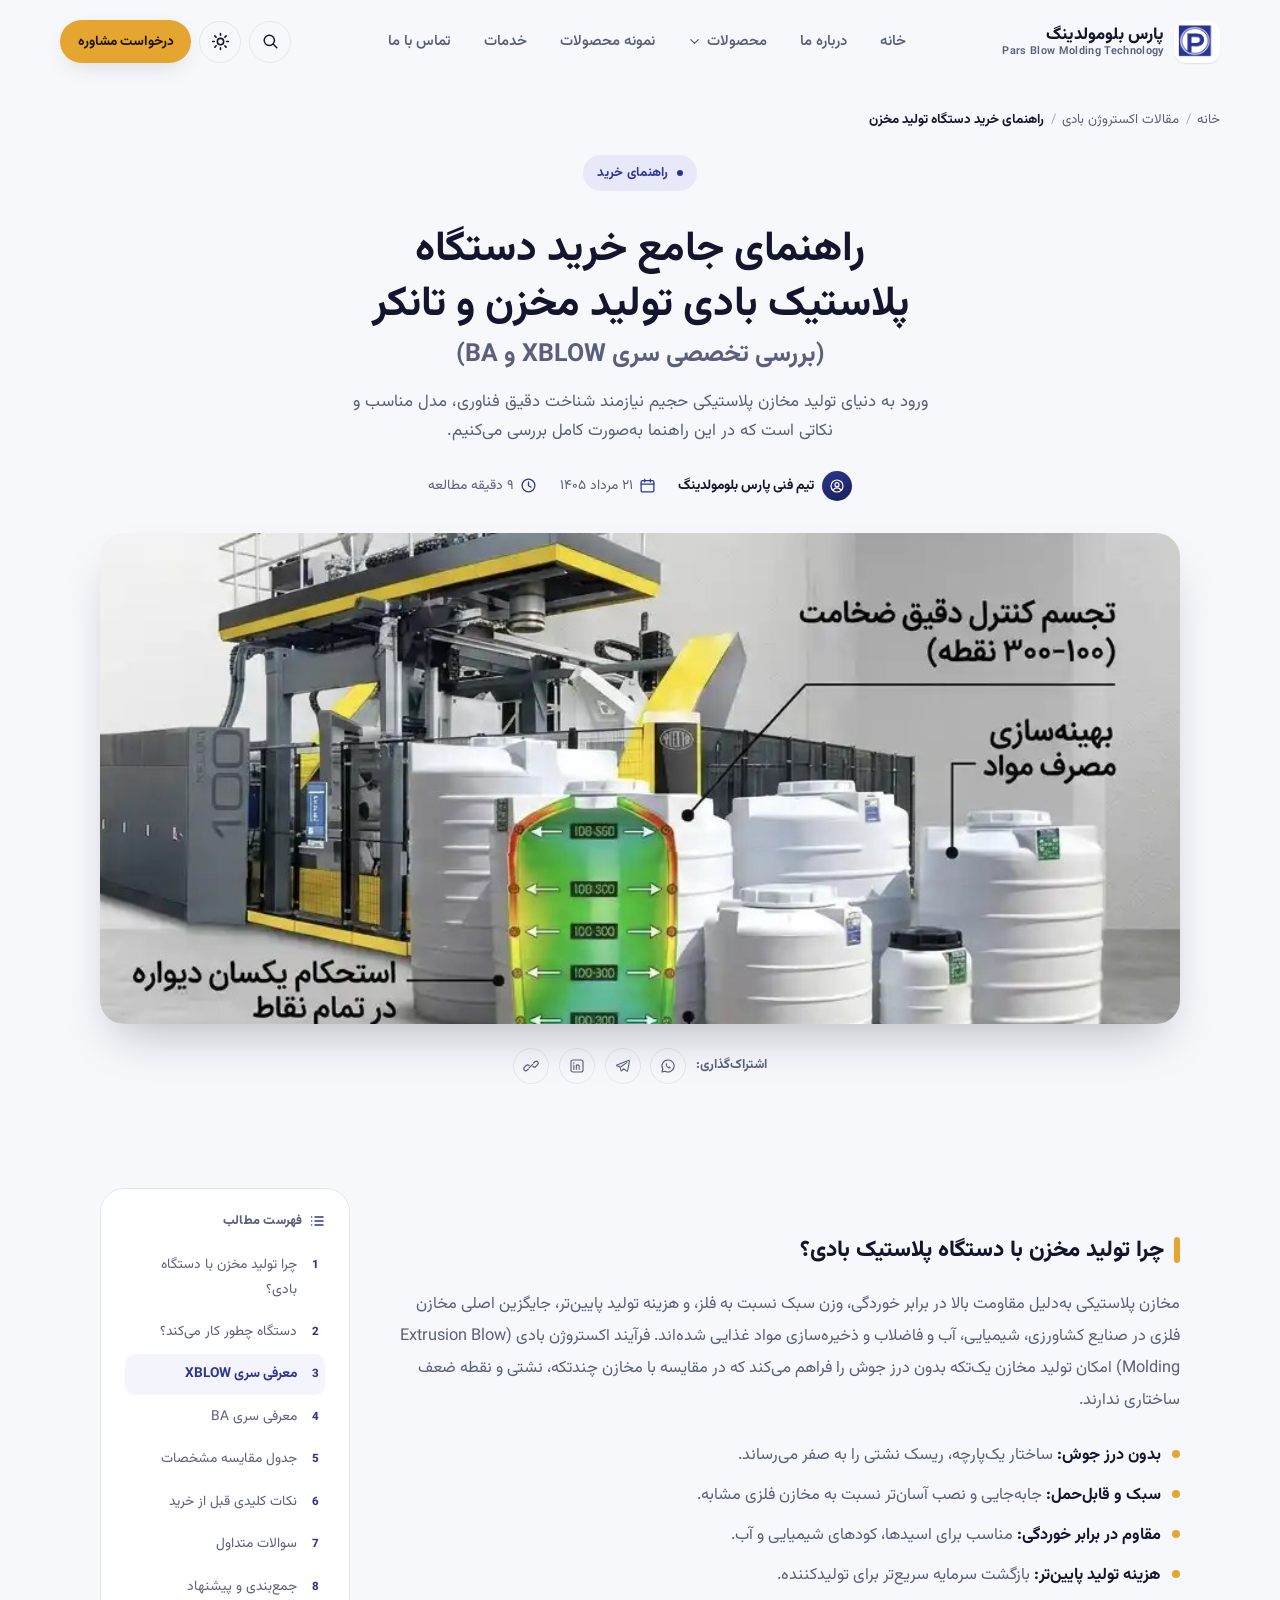
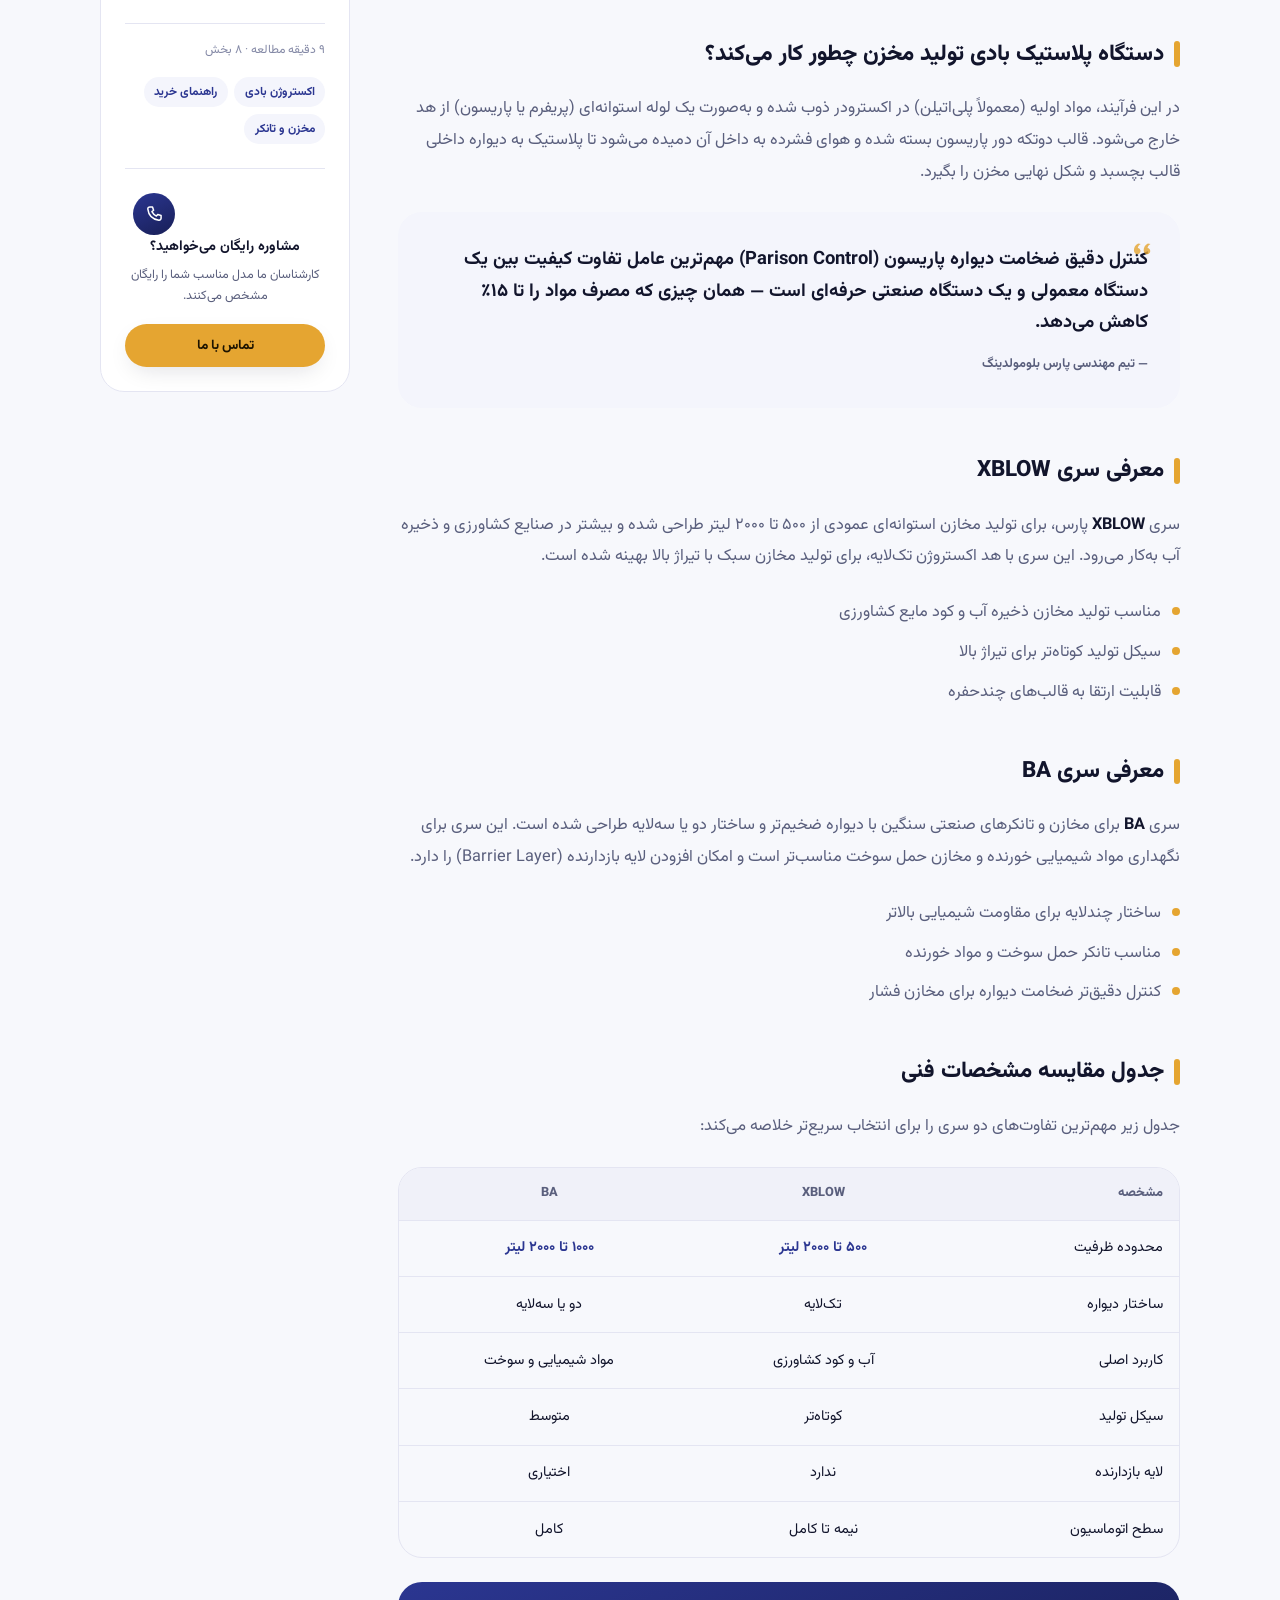
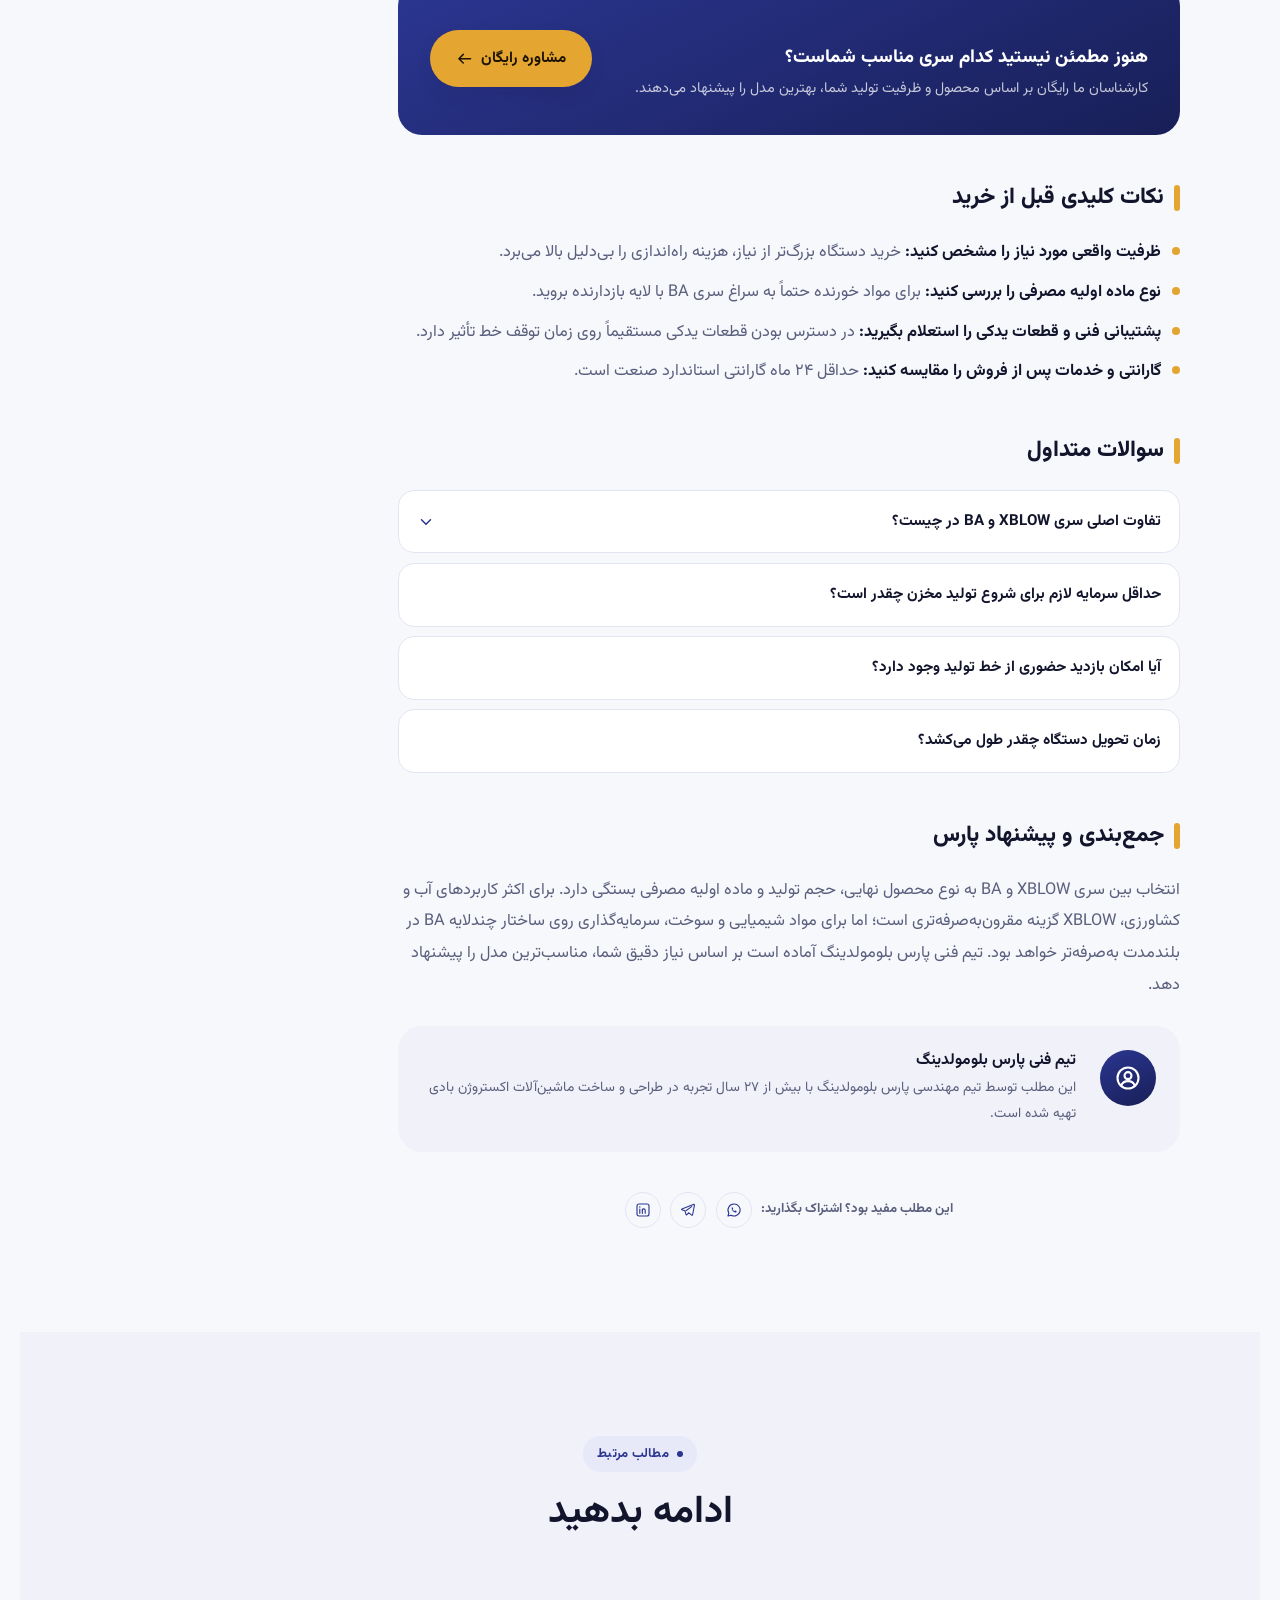
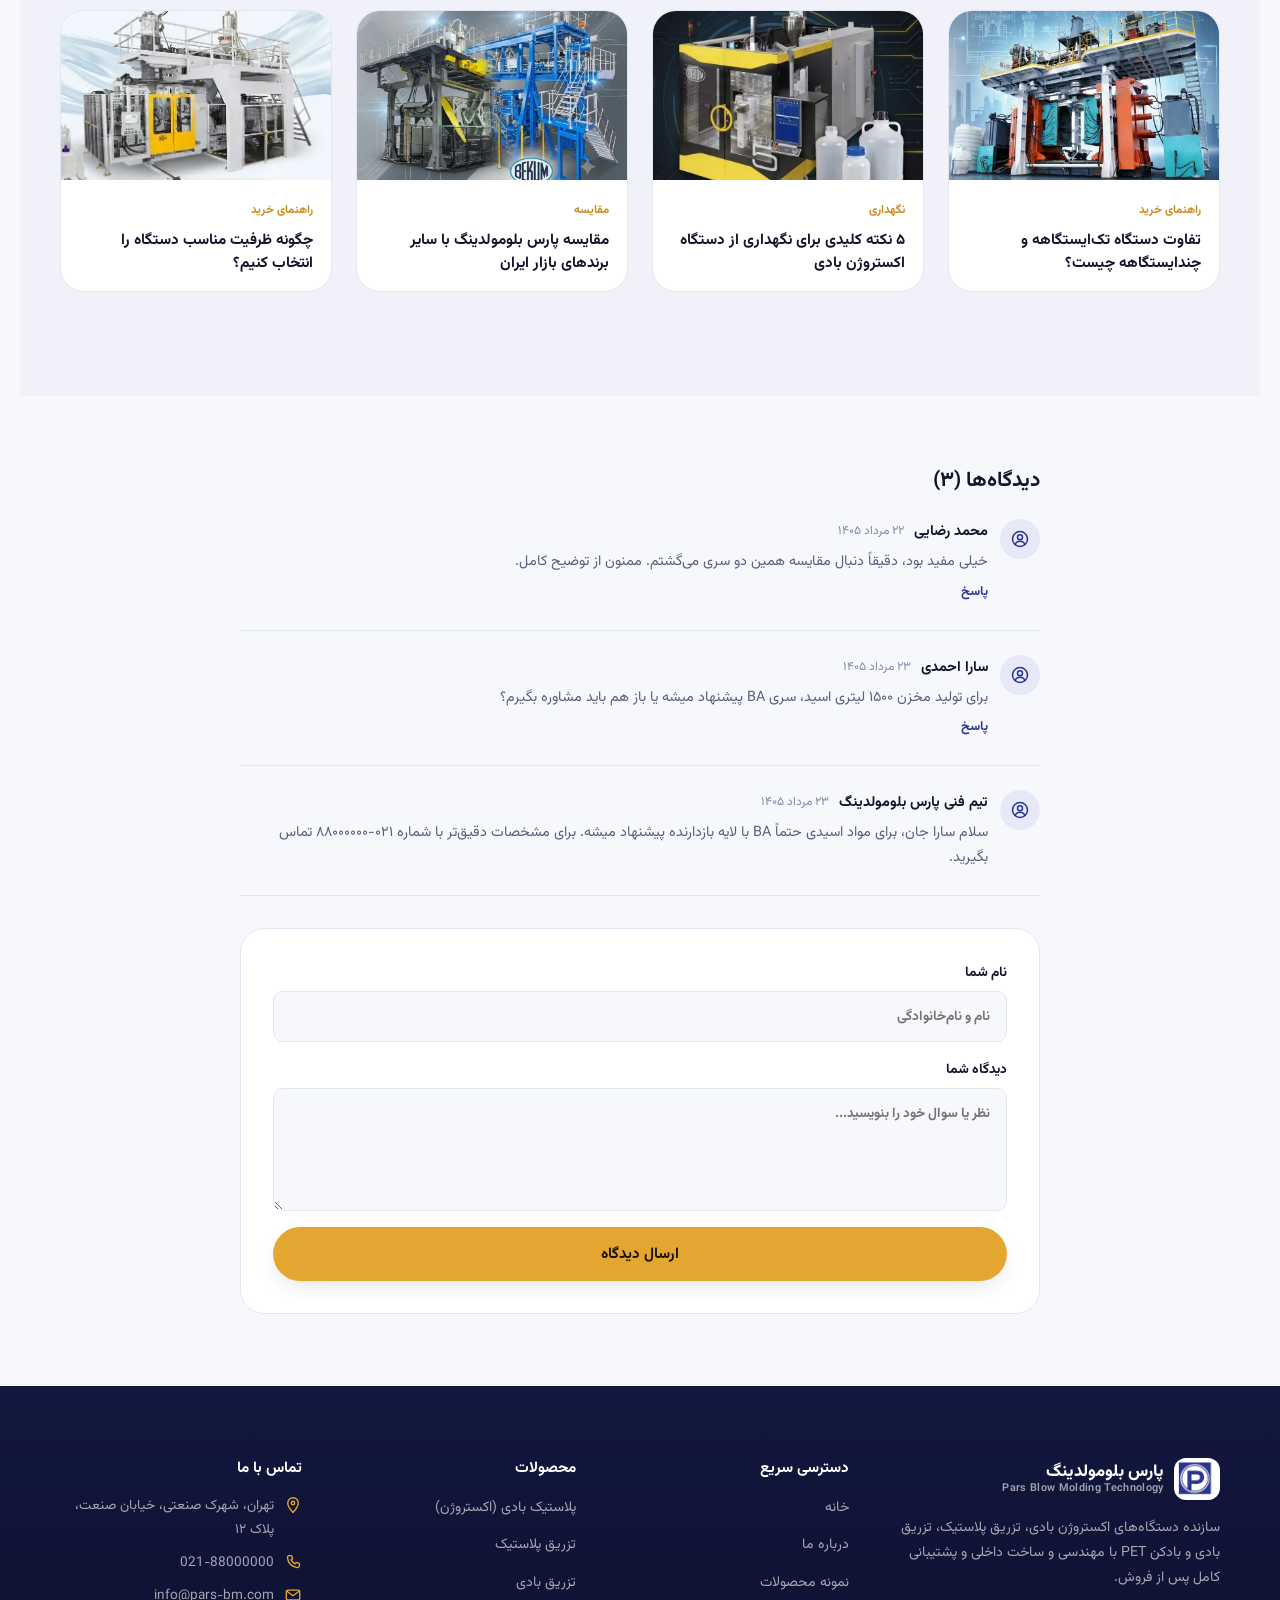
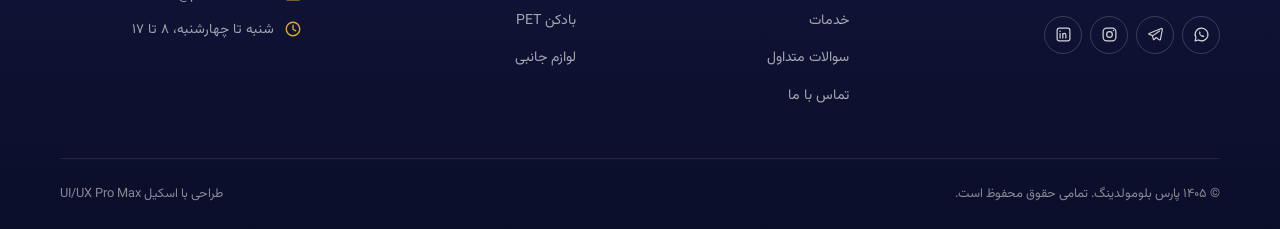
<file: post.html>
<!doctype html>
<html lang="fa" dir="rtl">
<head>
<meta charset="UTF-8">
<meta name="viewport" content="width=device-width, initial-scale=1, viewport-fit=cover">
<title>راهنمای جامع خرید دستگاه پلاستیک بادی تولید مخزن و تانکر | پارس بلومولدینگ</title>
<meta name="description" content="بررسی تخصصی سری XBLOW و BA پارس بلومولدینگ برای تولید مخازن و تانکرهای پلاستیکی؛ مشخصات فنی، جدول مقایسه و نکات کلیدی قبل از خرید.">
<meta name="theme-color" content="#f7f8fc">
<link rel="icon" type="image/png" href="assets/img/pars-icon.png">
<link rel="apple-touch-icon" href="assets/img/pars-icon.png">
<link rel="preload" as="font" href="assets/fonts/Vazirmatn-Regular.woff2" type="font/woff2" crossorigin>
<link rel="preload" as="font" href="assets/fonts/Vazirmatn-Bold.woff2" type="font/woff2" crossorigin>
<link rel="stylesheet" href="assets/css/style.css">
<script>
  try {
    var t = localStorage.getItem("pars-bm-theme");
    if (t === "dark" || t === "light") document.documentElement.setAttribute("data-theme", t);
  } catch (e) {}
</script>
</head>
<body>
<a class="skip-link" href="#main">رفتن به محتوای اصلی</a>

<!-- ============================= ICON SPRITE ============================= -->
<svg style="display:none" aria-hidden="true">
  <symbol id="i-chevron-down" viewBox="0 0 24 24"><path d="M6 9l6 6 6-6" fill="none" stroke="currentColor" stroke-width="2" stroke-linecap="round" stroke-linejoin="round"/></symbol>
  <symbol id="i-menu" viewBox="0 0 24 24"><path d="M4 6h16M4 12h16M4 18h16" fill="none" stroke="currentColor" stroke-width="2" stroke-linecap="round"/></symbol>
  <symbol id="i-close" viewBox="0 0 24 24"><path d="M6 6l12 12M18 6L6 18" fill="none" stroke="currentColor" stroke-width="2" stroke-linecap="round"/></symbol>
  <symbol id="i-sun" viewBox="0 0 24 24"><circle cx="12" cy="12" r="4" fill="none" stroke="currentColor" stroke-width="2"/><path d="M12 2v2.2M12 19.8V22M4.9 4.9l1.5 1.5M17.6 17.6l1.5 1.5M2 12h2.2M19.8 12H22M4.9 19.1l1.5-1.5M17.6 6.4l1.5-1.5" stroke="currentColor" stroke-width="2" stroke-linecap="round"/></symbol>
  <symbol id="i-moon" viewBox="0 0 24 24"><path d="M20 14.3A8.4 8.4 0 1 1 9.7 4a7 7 0 0 0 10.3 10.3z" fill="none" stroke="currentColor" stroke-width="2" stroke-linejoin="round"/></symbol>
  <symbol id="i-phone" viewBox="0 0 24 24"><path d="M7 3.5h3.2l1.3 4-2 1.6a12.5 12.5 0 0 0 5.4 5.4l1.6-2 4 1.3V17c0 1.4-1.2 2.6-2.7 2.4C10.5 18.5 5.5 13.5 4.6 6.2 4.4 4.7 5.6 3.5 7 3.5z" fill="none" stroke="currentColor" stroke-width="1.8" stroke-linecap="round" stroke-linejoin="round"/></symbol>
  <symbol id="i-mail" viewBox="0 0 24 24"><rect x="3" y="5.5" width="18" height="13" rx="2" fill="none" stroke="currentColor" stroke-width="1.8"/><path d="M4 7l8 6 8-6" fill="none" stroke="currentColor" stroke-width="1.8" stroke-linecap="round" stroke-linejoin="round"/></symbol>
  <symbol id="i-pin" viewBox="0 0 24 24"><path d="M12 22s7-7.6 7-12.7A7 7 0 0 0 5 9.3C5 14.4 12 22 12 22z" fill="none" stroke="currentColor" stroke-width="1.8" stroke-linejoin="round"/><circle cx="12" cy="9.3" r="2.3" fill="none" stroke="currentColor" stroke-width="1.8"/></symbol>
  <symbol id="i-arrow-fwd" viewBox="0 0 24 24"><path d="M20 12H4M10 6l-6 6 6 6" fill="none" stroke="currentColor" stroke-width="2" stroke-linecap="round" stroke-linejoin="round"/></symbol>
  <symbol id="i-check" viewBox="0 0 24 24"><path d="M5 13l4.5 4.5L19 8" fill="none" stroke="currentColor" stroke-width="2.2" stroke-linecap="round" stroke-linejoin="round"/></symbol>
  <symbol id="i-home" viewBox="0 0 24 24"><path d="M4 11.5 12 4l8 7.5" fill="none" stroke="currentColor" stroke-width="1.8" stroke-linecap="round" stroke-linejoin="round"/><path d="M6 10v9a1 1 0 0 0 1 1h3v-6h4v6h3a1 1 0 0 0 1-1v-9" fill="none" stroke="currentColor" stroke-width="1.8" stroke-linejoin="round"/></symbol>
  <symbol id="i-grid" viewBox="0 0 24 24"><rect x="3" y="3" width="8" height="8" rx="1.6" fill="none" stroke="currentColor" stroke-width="1.8"/><rect x="13" y="3" width="8" height="8" rx="1.6" fill="none" stroke="currentColor" stroke-width="1.8"/><rect x="3" y="13" width="8" height="8" rx="1.6" fill="none" stroke="currentColor" stroke-width="1.8"/><rect x="13" y="13" width="8" height="8" rx="1.6" fill="none" stroke="currentColor" stroke-width="1.8"/></symbol>
  <symbol id="i-gallery" viewBox="0 0 24 24"><rect x="3" y="4.5" width="18" height="15" rx="2" fill="none" stroke="currentColor" stroke-width="1.8"/><circle cx="8.5" cy="9.5" r="1.6" fill="none" stroke="currentColor" stroke-width="1.8"/><path d="M21 15.5l-5-4.5a2 2 0 0 0-2.7 0L5 19" fill="none" stroke="currentColor" stroke-width="1.8" stroke-linecap="round" stroke-linejoin="round"/></symbol>
  <symbol id="i-wrench" viewBox="0 0 24 24"><path d="M14.7 6.3a4 4 0 0 0-5.4 5l-6 6a2 2 0 1 0 2.6 2.6l6-6a4 4 0 0 0 5-5.5l-2.7 2.6-2-2 2.5-2.7z" fill="none" stroke="currentColor" stroke-width="1.8" stroke-linejoin="round"/></symbol>
  <symbol id="i-press" viewBox="0 0 24 24"><rect x="4" y="3.5" width="16" height="4" rx="1" fill="none" stroke="currentColor" stroke-width="1.7"/><rect x="4" y="16.5" width="16" height="4" rx="1" fill="none" stroke="currentColor" stroke-width="1.7"/><path d="M8 7.5v2.2M16 7.5v2.2M8 14.3v2.2M16 14.3v2.2" stroke="currentColor" stroke-width="1.7" stroke-linecap="round"/><rect x="9" y="9.7" width="6" height="4.6" rx="0.8" fill="none" stroke="currentColor" stroke-width="1.7"/></symbol>
  <symbol id="i-layers" viewBox="0 0 24 24"><path d="M12 3 21 8l-9 5-9-5 9-5Z" fill="none" stroke="currentColor" stroke-width="1.7" stroke-linejoin="round"/><path d="M3 12.3 12 17.3l9-5" fill="none" stroke="currentColor" stroke-width="1.7" stroke-linejoin="round"/><path d="M3 16.3 12 21.3l9-5" fill="none" stroke="currentColor" stroke-width="1.7" stroke-linejoin="round"/></symbol>
  <symbol id="i-box" viewBox="0 0 24 24"><path d="M12 2.3 21 7v10l-9 4.7L3 17V7l9-4.7Z" fill="none" stroke="currentColor" stroke-width="1.7" stroke-linejoin="round"/><path d="M3.5 7.3 12 12l8.5-4.7M12 12v9.4" fill="none" stroke="currentColor" stroke-width="1.7" stroke-linejoin="round"/></symbol>
  <symbol id="i-bottle" viewBox="0 0 24 24"><path d="M9.4 2h5.2v3.1l1.7 2.9c.2.4.3.8.3 1.3V20a2 2 0 0 1-2 2h-5.2a2 2 0 0 1-2-2V9.3c0-.5.1-.9.3-1.3l1.7-2.9V2Z" fill="none" stroke="currentColor" stroke-width="1.7" stroke-linejoin="round"/><path d="M9.2 2h5.6M8.4 9.3h7.2M9 14h6" fill="none" stroke="currentColor" stroke-width="1.7" stroke-linecap="round"/></symbol>
  <symbol id="i-cap-bottle" viewBox="0 0 24 24"><rect x="9.5" y="2" width="5" height="3.4" rx="0.6" fill="none" stroke="currentColor" stroke-width="1.7"/><path d="M9.3 5.4h5.4l1.5 2.6c.2.4.3.8.3 1.2V20a2 2 0 0 1-2 2h-4.9a2 2 0 0 1-2-2V9.2c0-.4.1-.8.3-1.2l1.4-2.6Z" fill="none" stroke="currentColor" stroke-width="1.7" stroke-linejoin="round"/></symbol>
  <symbol id="i-whatsapp" viewBox="0 0 24 24"><path d="M12 3a9 9 0 0 0-7.8 13.5L3 21l4.7-1.2A9 9 0 1 0 12 3Z" fill="none" stroke="currentColor" stroke-width="1.7" stroke-linejoin="round"/><path d="M8.3 8.2c.2-.5.4-.5.7-.5h.5c.2 0 .4 0 .5.4l.7 1.5c.1.2.1.4 0 .6l-.5.6c-.1.2-.1.4 0 .6.4.7 1.3 1.6 2 2 .2.1.4.1.6 0l.6-.5c.2-.1.4-.1.6 0l1.5.7c.3.1.4.3.4.5v.5c0 .3-.1.5-.5.7-.6.3-1.5.5-2.7-.1-1.4-.7-3-2.3-3.7-3.7-.6-1.2-.4-2.1-.1-2.7Z" fill="currentColor" stroke="none"/></symbol>
  <symbol id="i-telegram" viewBox="0 0 24 24"><path d="M21 3.3 2.8 10.6c-.6.2-.6.9 0 1.1l4.6 1.5 1.7 5.6c.2.6.9.7 1.3.2l2.5-2.8 4.6 3.4c.5.4 1.2.1 1.4-.5l2.8-14.3c.1-.6-.5-1-1.1-.8Z" fill="none" stroke="currentColor" stroke-width="1.6" stroke-linejoin="round"/><path d="M8.9 13.2 17.6 7" fill="none" stroke="currentColor" stroke-width="1.6" stroke-linecap="round"/></symbol>
  <symbol id="i-instagram" viewBox="0 0 24 24"><rect x="3" y="3" width="18" height="18" rx="5" fill="none" stroke="currentColor" stroke-width="1.7"/><circle cx="12" cy="12" r="4" fill="none" stroke="currentColor" stroke-width="1.7"/><circle cx="17.6" cy="6.4" r="1.1" fill="currentColor" stroke="none"/></symbol>
  <symbol id="i-linkedin" viewBox="0 0 24 24"><rect x="3" y="3" width="18" height="18" rx="3" fill="none" stroke="currentColor" stroke-width="1.7"/><circle cx="7.2" cy="7.5" r="1.1" fill="currentColor" stroke="none"/><path d="M7.2 10.7V17M11 17v-4.3c0-1.4.9-2.4 2.2-2.4 1.3 0 2.1 1 2.1 2.4V17M11 10.7V17" fill="none" stroke="currentColor" stroke-width="1.7" stroke-linecap="round" stroke-linejoin="round"/></symbol>
  <symbol id="i-clock" viewBox="0 0 24 24"><circle cx="12" cy="12" r="9" fill="none" stroke="currentColor" stroke-width="1.8"/><path d="M12 7v5.3l3.6 2.1" fill="none" stroke="currentColor" stroke-width="1.8" stroke-linecap="round" stroke-linejoin="round"/></symbol>
  <symbol id="i-arrow-up" viewBox="0 0 24 24"><path d="M12 19V5M5 12l7-7 7 7" fill="none" stroke="currentColor" stroke-width="2" stroke-linecap="round" stroke-linejoin="round"/></symbol>
  <symbol id="i-search" viewBox="0 0 24 24"><circle cx="10.5" cy="10.5" r="6.5" fill="none" stroke="currentColor" stroke-width="1.8"/><path d="M20 20l-4.7-4.7" stroke="currentColor" stroke-width="1.8" stroke-linecap="round"/></symbol>
  <symbol id="i-calendar" viewBox="0 0 24 24"><rect x="3" y="5" width="18" height="16" rx="2" fill="none" stroke="currentColor" stroke-width="1.8"/><path d="M3 10h18M8 3v4M16 3v4" stroke="currentColor" stroke-width="1.8" stroke-linecap="round"/></symbol>
  <symbol id="i-list" viewBox="0 0 24 24"><path d="M9 6h12M9 12h12M9 18h12M4 6h.01M4 12h.01M4 18h.01" stroke="currentColor" stroke-width="2.3" stroke-linecap="round"/></symbol>
  <symbol id="i-quote" viewBox="0 0 24 24"><path d="M7.5 7C5 8.3 3.6 10.6 3.6 13.2c0 2.1 1.3 3.7 3.1 3.7 1.7 0 3-1.3 3-3 0-1.5-1.1-2.7-2.5-2.9.3-1.7 1.4-3 2.7-3.7L7.5 7Z M16.5 7c-2.5 1.3-3.9 3.6-3.9 6.2 0 2.1 1.3 3.7 3.1 3.7 1.7 0 3-1.3 3-3 0-1.5-1.1-2.7-2.5-2.9.3-1.7 1.4-3 2.7-3.7L16.5 7Z" fill="currentColor"/></symbol>
  <symbol id="i-user-circle" viewBox="0 0 24 24"><circle cx="12" cy="12" r="9" fill="none" stroke="currentColor" stroke-width="1.8"/><circle cx="12" cy="10" r="3" fill="none" stroke="currentColor" stroke-width="1.8"/><path d="M6.2 18.5c1-2.8 3.2-3.8 5.8-3.8s4.8 1 5.8 3.8" fill="none" stroke="currentColor" stroke-width="1.8" stroke-linecap="round"/></symbol>
  <symbol id="i-link" viewBox="0 0 24 24"><path d="M9.5 14.5l5-5" stroke="currentColor" stroke-width="1.8" stroke-linecap="round"/><path d="M8 16.5 6 18.5a3 3 0 0 1-4.2-4.2l3-3a3 3 0 0 1 4.2 0" fill="none" stroke="currentColor" stroke-width="1.8" stroke-linecap="round"/><path d="M16 7.5l2-2a3 3 0 0 1 4.2 4.2l-3 3a3 3 0 0 1-4.2 0" fill="none" stroke="currentColor" stroke-width="1.8" stroke-linecap="round"/></symbol>
</svg>

<!-- ============================= HEADER ============================= -->
<header class="site-header">
  <div class="container">
    <a class="brand" href="index.html#home" aria-label="پارس بلومولدینگ - بازگشت به خانه">
      <span class="brand__mark"><img src="assets/img/pars-icon.png" alt="نماد پارس بلومولدینگ" width="38" height="34"></span>
      <span class="brand__type">
        <strong>پارس بلومولدینگ</strong>
        <span>Pars Blow Molding Technology</span>
      </span>
    </a>
    <nav aria-label="ناوبری اصلی">
      <ul class="nav-desktop">
        <li><a class="nav-link" href="index.html#home">خانه</a></li>
        <li><a class="nav-link" href="index.html#about">درباره ما</a></li>
        <li class="nav-item--has-menu">
          <a class="nav-link" href="index.html#products" aria-haspopup="true">محصولات <svg class="i" width="15" height="15"><use href="#i-chevron-down"/></svg></a>
          <div class="mega">
            <a class="mega__item" href="category.html">
              <span class="mega__icon"><svg width="20" height="20"><use href="#i-bottle"/></svg></span>
              <span><strong>دستگاه‌های پلاستیک بادی (اکستروژن)</strong><p>تولید بطری و ظروف با فرآیند اکستروژن بلو مولدینگ</p></span>
            </a>
            <a class="mega__item" href="index.html#p-injection">
              <span class="mega__icon"><svg width="20" height="20"><use href="#i-press"/></svg></span>
              <span><strong>دستگاه تزریق پلاستیک</strong><p>تزریق دقیق برای قطعات فنی و صنعتی</p></span>
            </a>
            <a class="mega__item" href="index.html#p-injection-blow">
              <span class="mega__icon"><svg width="20" height="20"><use href="#i-layers"/></svg></span>
              <span><strong>دستگاه‌های تزریق بادی</strong><p>ترکیب تزریق و بادکنی برای ظروف دقیق</p></span>
            </a>
            <a class="mega__item" href="index.html#p-pet">
              <span class="mega__icon"><svg width="20" height="20"><use href="#i-cap-bottle"/></svg></span>
              <span><strong>دستگاه بادکن PET</strong><p>تولید بطری‌های PET با کیفیت صادراتی</p></span>
            </a>
            <a class="mega__item" href="index.html#p-accessories" style="grid-column: 1 / -1;">
              <span class="mega__icon"><svg width="20" height="20"><use href="#i-box"/></svg></span>
              <span><strong>لوازم جانبی پارس بلومولدینگ</strong><p>قالب، مولد و تجهیزات جانبی خط تولید</p></span>
            </a>
          </div>
        </li>
        <li><a class="nav-link" href="index.html#samples">نمونه محصولات</a></li>
        <li><a class="nav-link" href="index.html#services">خدمات</a></li>
        <li><a class="nav-link" href="index.html#contact">تماس با ما</a></li>
      </ul>
    </nav>
    <div class="header-actions">
      <a class="icon-btn" href="search.html" aria-label="جستجو"><svg width="19" height="19"><use href="#i-search"/></svg></a>
      <button class="icon-btn theme-toggle" data-theme-toggle aria-label="تغییر حالت روشن و تاریک">
        <svg class="icon-sun" width="19" height="19"><use href="#i-sun"/></svg>
        <svg class="icon-moon" width="19" height="19"><use href="#i-moon"/></svg>
      </button>
      <a class="btn btn--primary btn--sm header-cta" href="index.html#contact">درخواست مشاوره</a>
      <button class="icon-btn nav-toggle" data-drawer-open aria-label="باز کردن منو" aria-expanded="false">
        <svg width="20" height="20"><use href="#i-menu"/></svg>
      </button>
    </div>
  </div>
</header>

<div class="reading-progress" aria-hidden="true"><div class="reading-progress__bar" data-reading-progress></div></div>

<!-- ============================= MOBILE DRAWER ============================= -->
<div class="mobile-drawer" data-drawer>
  <div class="mobile-drawer__scrim" data-drawer-close></div>
  <div class="mobile-drawer__panel" role="dialog" aria-modal="true" aria-label="منوی موبایل">
    <div class="mobile-drawer__head">
      <span class="brand">
        <span class="brand__mark"><img src="assets/img/pars-icon.png" alt="" width="32" height="28"></span>
        <span class="brand__type"><strong>پارس بلومولدینگ</strong></span>
      </span>
      <button class="icon-btn" data-drawer-close aria-label="بستن منو"><svg width="18" height="18"><use href="#i-close"/></svg></button>
    </div>
    <ul class="mobile-nav-list">
      <li><a href="index.html#home">خانه</a></li>
      <li><a href="index.html#about">درباره ما</a></li>
      <li class="mobile-accordion">
        <button class="mobile-accordion__trigger" aria-expanded="false">محصولات <svg width="16" height="16"><use href="#i-chevron-down"/></svg></button>
        <div class="mobile-accordion__panel">
          <ul>
            <li><a href="category.html">دستگاه‌های پلاستیک بادی (اکستروژن)</a></li>
            <li><a href="index.html#p-injection">دستگاه تزریق پلاستیک</a></li>
            <li><a href="index.html#p-injection-blow">دستگاه‌های تزریق بادی</a></li>
            <li><a href="index.html#p-pet">دستگاه بادکن PET</a></li>
            <li><a href="index.html#p-accessories">لوازم جانبی</a></li>
          </ul>
        </div>
      </li>
      <li><a href="index.html#samples">نمونه محصولات</a></li>
      <li><a href="index.html#services">خدمات</a></li>
      <li><a href="faq.html">سوالات متداول</a></li>
      <li><a href="index.html#contact">تماس با ما</a></li>
    </ul>
    <div class="mobile-drawer__foot">
      <a class="btn btn--primary btn--block" href="index.html#contact">درخواست مشاوره</a>
      <div class="mobile-contact-row"><svg width="16" height="16"><use href="#i-phone"/></svg> ۰۲۱-۸۸۰۰۰۰۰۰</div>
      <div class="mobile-contact-row"><svg width="16" height="16"><use href="#i-mail"/></svg> info@pars-bm.com</div>
    </div>
  </div>
</div>

<div class="page-shell">
<main id="main">

  <div class="container">
    <nav class="breadcrumb" aria-label="مسیر صفحه">
      <a href="index.html#home">خانه</a>
      <span class="breadcrumb__sep">/</span>
      <a href="category.html">مقالات اکستروژن بادی</a>
      <span class="breadcrumb__sep">/</span>
      <span class="breadcrumb__current">راهنمای خرید دستگاه تولید مخزن</span>
    </nav>
  </div>

  <!-- ============================= POST HEADER ============================= -->
  <article>
    <div class="container">
      <header class="post-header" data-reveal>
        <span class="eyebrow">راهنمای خرید</span>
        <h1 class="post-title">راهنمای جامع خرید دستگاه پلاستیک بادی تولید مخزن و تانکر <small style="display:block; font-size:0.6em; color:var(--color-text-muted); font-weight:700; margin-top:0.4rem;">(بررسی تخصصی سری XBLOW و BA)</small></h1>
        <p class="post-lede">ورود به دنیای تولید مخازن پلاستیکی حجیم نیازمند شناخت دقیق فناوری، مدل مناسب و نکاتی است که در این راهنما به‌صورت کامل بررسی می‌کنیم.</p>
        <div class="post-meta">
          <span class="post-meta__item post-meta__author"><span class="post-meta__avatar"><svg width="16" height="16"><use href="#i-user-circle"/></svg></span> تیم فنی پارس بلومولدینگ</span>
          <span class="post-meta__item"><svg><use href="#i-calendar"/></svg> ۲۱ مرداد ۱۴۰۵</span>
          <span class="post-meta__item"><svg><use href="#i-clock"/></svg> ۹ دقیقه مطالعه</span>
        </div>
      </header>

      <div class="post-hero-img" data-reveal>
        <img src="assets/img/products/machine-3.jpg" alt="دستگاه پلاستیک بادی تولید مخزن پارس بلومولدینگ">
      </div>

      <div style="max-width:1080px; margin:var(--space-md) auto 0; display:flex; justify-content:center;">
        <div class="share-bar">
          <span>اشتراک‌گذاری:</span>
          <a href="#" aria-label="اشتراک در واتس‌اپ"><svg><use href="#i-whatsapp"/></svg></a>
          <a href="#" aria-label="اشتراک در تلگرام"><svg><use href="#i-telegram"/></svg></a>
          <a href="#" aria-label="اشتراک در لینکدین"><svg><use href="#i-linkedin"/></svg></a>
          <a href="#" aria-label="کپی لینک"><svg><use href="#i-link"/></svg></a>
        </div>
      </div>
    </div>

    <div class="container section">
      <div class="post-layout">

        <div class="post-body" data-reveal>

          <h2 id="sec-1">چرا تولید مخزن با دستگاه پلاستیک بادی؟</h2>
          <p>مخازن پلاستیکی به‌دلیل مقاومت بالا در برابر خوردگی، وزن سبک نسبت به فلز، و هزینه تولید پایین‌تر، جایگزین اصلی مخازن فلزی در صنایع کشاورزی، شیمیایی، آب و فاضلاب و ذخیره‌سازی مواد غذایی شده‌اند. فرآیند اکستروژن بادی (Extrusion Blow Molding) امکان تولید مخازن یک‌تکه بدون درز جوش را فراهم می‌کند که در مقایسه با مخازن چندتکه، نشتی و نقطه ضعف ساختاری ندارند.</p>
          <ul>
            <li><strong>بدون درز جوش:</strong> ساختار یک‌پارچه، ریسک نشتی را به صفر می‌رساند.</li>
            <li><strong>سبک و قابل‌حمل:</strong> جابه‌جایی و نصب آسان‌تر نسبت به مخازن فلزی مشابه.</li>
            <li><strong>مقاوم در برابر خوردگی:</strong> مناسب برای اسیدها، کودهای شیمیایی و آب.</li>
            <li><strong>هزینه تولید پایین‌تر:</strong> بازگشت سرمایه سریع‌تر برای تولیدکننده.</li>
          </ul>

          <h2 id="sec-2">دستگاه پلاستیک بادی تولید مخزن چطور کار می‌کند؟</h2>
          <p>در این فرآیند، مواد اولیه (معمولاً پلی‌اتیلن) در اکسترودر ذوب شده و به‌صورت یک لوله استوانه‌ای (پریفرم یا پاریسون) از هد خارج می‌شود. قالب دو‌تکه دور پاریسون بسته شده و هوای فشرده به داخل آن دمیده می‌شود تا پلاستیک به دیواره داخلی قالب بچسبد و شکل نهایی مخزن را بگیرد.</p>

          <blockquote class="pull-quote">
            <svg><use href="#i-quote"/></svg>
            کنترل دقیق ضخامت دیواره پاریسون (Parison Control) مهم‌ترین عامل تفاوت کیفیت بین یک دستگاه معمولی و یک دستگاه صنعتی حرفه‌ای است — همان چیزی که مصرف مواد را تا ۱۵٪ کاهش می‌دهد.
            <cite>— تیم مهندسی پارس بلومولدینگ</cite>
          </blockquote>

          <h2 id="sec-3">معرفی سری XBLOW</h2>
          <p>سری <strong>XBLOW</strong> پارس، برای تولید مخازن استوانه‌ای عمودی از ۵۰۰ تا ۲۰۰۰ لیتر طراحی شده و بیشتر در صنایع کشاورزی و ذخیره آب به‌کار می‌رود. این سری با هد اکستروژن تک‌لایه، برای تولید مخازن سبک با تیراژ بالا بهینه شده است.</p>
          <ul>
            <li>مناسب تولید مخازن ذخیره آب و کود مایع کشاورزی</li>
            <li>سیکل تولید کوتاه‌تر برای تیراژ بالا</li>
            <li>قابلیت ارتقا به قالب‌های چندحفره</li>
          </ul>

          <h2 id="sec-4">معرفی سری BA</h2>
          <p>سری <strong>BA</strong> برای مخازن و تانکرهای صنعتی سنگین با دیواره ضخیم‌تر و ساختار دو یا سه‌لایه طراحی شده است. این سری برای نگهداری مواد شیمیایی خورنده و مخازن حمل سوخت مناسب‌تر است و امکان افزودن لایه بازدارنده (Barrier Layer) را دارد.</p>
          <ul>
            <li>ساختار چندلایه برای مقاومت شیمیایی بالاتر</li>
            <li>مناسب تانکر حمل سوخت و مواد خورنده</li>
            <li>کنترل دقیق‌تر ضخامت دیواره برای مخازن فشار</li>
          </ul>

          <h2 id="sec-5">جدول مقایسه مشخصات فنی</h2>
          <p>جدول زیر مهم‌ترین تفاوت‌های دو سری را برای انتخاب سریع‌تر خلاصه می‌کند:</p>
          <div class="table-scroll">
            <table class="spec-table">
              <thead>
                <tr><th>مشخصه</th><th>XBLOW</th><th>BA</th></tr>
              </thead>
              <tbody>
                <tr><td>محدوده ظرفیت</td><td><strong>۵۰۰ تا ۲۰۰۰ لیتر</strong></td><td><strong>۱۰۰۰ تا ۲۰۰۰ لیتر</strong></td></tr>
                <tr><td>ساختار دیواره</td><td>تک‌لایه</td><td>دو یا سه‌لایه</td></tr>
                <tr><td>کاربرد اصلی</td><td>آب و کود کشاورزی</td><td>مواد شیمیایی و سوخت</td></tr>
                <tr><td>سیکل تولید</td><td>کوتاه‌تر</td><td>متوسط</td></tr>
                <tr><td>لایه بازدارنده</td><td>ندارد</td><td>اختیاری</td></tr>
                <tr><td>سطح اتوماسیون</td><td>نیمه تا کامل</td><td>کامل</td></tr>
              </tbody>
            </table>
          </div>

          <div class="inline-cta" data-reveal>
            <div>
              <h3>هنوز مطمئن نیستید کدام سری مناسب شماست؟</h3>
              <p>کارشناسان ما رایگان بر اساس محصول و ظرفیت تولید شما، بهترین مدل را پیشنهاد می‌دهند.</p>
            </div>
            <a class="btn btn--primary" href="index.html#contact">مشاوره رایگان <svg width="16" height="16"><use href="#i-arrow-fwd"/></svg></a>
          </div>

          <h2 id="sec-6">نکات کلیدی قبل از خرید</h2>
          <ul>
            <li><strong>ظرفیت واقعی مورد نیاز را مشخص کنید:</strong> خرید دستگاه بزرگ‌تر از نیاز، هزینه راه‌اندازی را بی‌دلیل بالا می‌برد.</li>
            <li><strong>نوع ماده اولیه مصرفی را بررسی کنید:</strong> برای مواد خورنده حتماً به سراغ سری BA با لایه بازدارنده بروید.</li>
            <li><strong>پشتیبانی فنی و قطعات یدکی را استعلام بگیرید:</strong> در دسترس بودن قطعات یدکی مستقیماً روی زمان توقف خط تأثیر دارد.</li>
            <li><strong>گارانتی و خدمات پس از فروش را مقایسه کنید:</strong> حداقل ۲۴ ماه گارانتی استاندارد صنعت است.</li>
          </ul>

          <h2 id="sec-7">سوالات متداول</h2>
          <div class="faq-list" data-faq>
            <div class="faq-item">
              <button class="faq-item__q" aria-expanded="false">تفاوت اصلی سری XBLOW و BA در چیست؟<svg width="18" height="18"><use href="#i-chevron-down"/></svg></button>
              <div class="faq-item__a"><div><p>XBLOW برای مخازن سبک‌تر آب و کشاورزی با تک‌لایه بهینه شده، درحالی‌که BA با ساختار چندلایه برای مواد شیمیایی و سوخت طراحی شده است.</p></div></div>
            </div>
            <div class="faq-item">
              <button class="faq-item__q" aria-expanded="false">حداقل سرمایه لازم برای شروع تولید مخزن چقدر است؟</button>
              <div class="faq-item__a"><div><p>بسته به مدل و ظرفیت انتخابی متغیر است؛ برای مشاوره دقیق و استعلام قیمت با کارشناسان ما تماس بگیرید.</p></div></div>
            </div>
            <div class="faq-item">
              <button class="faq-item__q" aria-expanded="false">آیا امکان بازدید حضوری از خط تولید وجود دارد؟</button>
              <div class="faq-item__a"><div><p>بله، مشتریان می‌توانند پیش از خرید از کارخانه و دستگاه‌های در حال کار بازدید کنند.</p></div></div>
            </div>
            <div class="faq-item">
              <button class="faq-item__q" aria-expanded="false">زمان تحویل دستگاه چقدر طول می‌کشد؟</button>
              <div class="faq-item__a"><div><p>بسته به مدل و شخصی‌سازی قالب، زمان تحویل معمولاً بین ۴ تا ۸ هفته است.</p></div></div>
            </div>
          </div>

          <h2 id="sec-8">جمع‌بندی و پیشنهاد پارس</h2>
          <p>انتخاب بین سری XBLOW و BA به نوع محصول نهایی، حجم تولید و ماده اولیه مصرفی بستگی دارد. برای اکثر کاربردهای آب و کشاورزی، XBLOW گزینه مقرون‌به‌صرفه‌تری است؛ اما برای مواد شیمیایی و سوخت، سرمایه‌گذاری روی ساختار چندلایه BA در بلندمدت به‌صرفه‌تر خواهد بود. تیم فنی پارس بلومولدینگ آماده است بر اساس نیاز دقیق شما، مناسب‌ترین مدل را پیشنهاد دهد.</p>

          <div class="author-box" data-reveal>
            <span class="author-box__avatar"><svg><use href="#i-user-circle"/></svg></span>
            <div>
              <h4>تیم فنی پارس بلومولدینگ</h4>
              <p>این مطلب توسط تیم مهندسی پارس بلومولدینگ با بیش از ۲۷ سال تجربه در طراحی و ساخت ماشین‌آلات اکستروژن بادی تهیه شده است.</p>
            </div>
          </div>

          <div style="display:flex; justify-content:center; padding-top:var(--space-sm)">
            <div class="share-bar">
              <span>این مطلب مفید بود؟ اشتراک بگذارید:</span>
              <a href="#" aria-label="اشتراک در واتس‌اپ"><svg><use href="#i-whatsapp"/></svg></a>
              <a href="#" aria-label="اشتراک در تلگرام"><svg><use href="#i-telegram"/></svg></a>
              <a href="#" aria-label="اشتراک در لینکدین"><svg><use href="#i-linkedin"/></svg></a>
            </div>
          </div>

        </div>

        <!-- ============================= TOC SIDEBAR ============================= -->
        <aside class="toc" data-reveal aria-label="فهرست مطالب">
          <h2><svg><use href="#i-list"/></svg> فهرست مطالب</h2>
          <ol data-toc>
            <li><a href="#sec-1">چرا تولید مخزن با دستگاه بادی؟</a></li>
            <li><a href="#sec-2">دستگاه چطور کار می‌کند؟</a></li>
            <li><a href="#sec-3">معرفی سری XBLOW</a></li>
            <li><a href="#sec-4">معرفی سری BA</a></li>
            <li><a href="#sec-5">جدول مقایسه مشخصات</a></li>
            <li><a href="#sec-6">نکات کلیدی قبل از خرید</a></li>
            <li><a href="#sec-7">سوالات متداول</a></li>
            <li><a href="#sec-8">جمع‌بندی و پیشنهاد</a></li>
          </ol>
          <p class="toc__progress-note">۹ دقیقه مطالعه · ۸ بخش</p>

          <div class="toc__tags">
            <a href="category.html">اکستروژن بادی</a>
            <a href="category.html">راهنمای خرید</a>
            <a href="category.html">مخزن و تانکر</a>
          </div>

          <div class="toc__cta">
            <span class="toc__cta-icon"><svg width="20" height="20"><use href="#i-phone"/></svg></span>
            <strong>مشاوره رایگان می‌خواهید؟</strong>
            <p>کارشناسان ما مدل مناسب شما را رایگان مشخص می‌کنند.</p>
            <a class="btn btn--primary btn--sm btn--block" href="index.html#contact">تماس با ما</a>
          </div>
        </aside>

      </div>
    </div>

    <!-- ============================= RELATED ARTICLES ============================= -->
    <div class="container section section-bg-alt">
      <div class="section-head" data-reveal>
        <span class="eyebrow">مطالب مرتبط</span>
        <h2 class="section-title">ادامه بدهید</h2>
      </div>
      <div class="related-grid" data-reveal-group>
        <a class="related-card" href="category.html" data-reveal>
          <div class="related-card__art"><img src="assets/img/products/machine-1.jpg" alt=""></div>
          <div class="related-card__body"><span>راهنمای خرید</span><h4>تفاوت دستگاه تک‌ایستگاهه و چندایستگاهه چیست؟</h4></div>
        </a>
        <a class="related-card" href="category.html" data-reveal>
          <div class="related-card__art"><img src="assets/img/products/machine-2.jpg" alt=""></div>
          <div class="related-card__body"><span>نگهداری</span><h4>۵ نکته کلیدی برای نگهداری از دستگاه اکستروژن بادی</h4></div>
        </a>
        <a class="related-card" href="category.html" data-reveal>
          <div class="related-card__art"><img src="assets/img/products/machine-4.jpg" alt=""></div>
          <div class="related-card__body"><span>مقایسه</span><h4>مقایسه پارس بلومولدینگ با سایر برندهای بازار ایران</h4></div>
        </a>
        <a class="related-card" href="category.html" data-reveal>
          <div class="related-card__art"><img src="assets/img/products/machine-5.jpg" alt=""></div>
          <div class="related-card__body"><span>راهنمای خرید</span><h4>چگونه ظرفیت مناسب دستگاه را انتخاب کنیم؟</h4></div>
        </a>
      </div>
    </div>

    <!-- ============================= COMMENTS ============================= -->
    <div class="container section section--tight">
      <div style="max-width:800px; margin-inline:auto;">
        <div class="comments-head">
          <h2 class="section-title" style="margin:0; font-size:1.3rem;">دیدگاه‌ها (۳)</h2>
        </div>
        <div class="comment-list">
          <div class="comment">
            <span class="comment__avatar"><svg><use href="#i-user-circle"/></svg></span>
            <div>
              <div class="comment__head"><strong>محمد رضایی</strong><span>۲۲ مرداد ۱۴۰۵</span></div>
              <p>خیلی مفید بود، دقیقاً دنبال مقایسه همین دو سری می‌گشتم. ممنون از توضیح کامل.</p>
              <a class="comment__reply" href="#">پاسخ</a>
            </div>
          </div>
          <div class="comment">
            <span class="comment__avatar"><svg><use href="#i-user-circle"/></svg></span>
            <div>
              <div class="comment__head"><strong>سارا احمدی</strong><span>۲۳ مرداد ۱۴۰۵</span></div>
              <p>برای تولید مخزن ۱۵۰۰ لیتری اسید، سری BA پیشنهاد میشه یا باز هم باید مشاوره بگیرم؟</p>
              <a class="comment__reply" href="#">پاسخ</a>
            </div>
          </div>
          <div class="comment">
            <span class="comment__avatar"><svg><use href="#i-user-circle"/></svg></span>
            <div>
              <div class="comment__head"><strong>تیم فنی پارس بلومولدینگ</strong><span>۲۳ مرداد ۱۴۰۵</span></div>
              <p>سلام سارا جان، برای مواد اسیدی حتماً BA با لایه بازدارنده پیشنهاد میشه. برای مشخصات دقیق‌تر با شماره ۰۲۱-۸۸۰۰۰۰۰۰ تماس بگیرید.</p>
            </div>
          </div>
        </div>

        <form class="contact-form" data-reveal>
          <label>نام شما
            <input type="text" name="name" required placeholder="نام و نام‌خانوادگی">
          </label>
          <label>دیدگاه شما
            <textarea rows="4" name="comment" placeholder="نظر یا سوال خود را بنویسید..."></textarea>
          </label>
          <button type="submit" class="btn btn--primary">ارسال دیدگاه</button>
        </form>
      </div>
    </div>

  </article>

</main>
</div>

<!-- ============================= FOOTER ============================= -->
<footer class="site-footer">
  <div class="container">
    <div class="footer-grid">
      <div class="footer-brand">
        <span class="brand">
          <span class="brand__mark"><img src="assets/img/pars-icon.png" alt="" width="34" height="30"></span>
          <span class="brand__type" style="color:#fff"><strong style="color:#fff">پارس بلومولدینگ</strong><span style="color:rgba(255,255,255,.6)">Pars Blow Molding Technology</span></span>
        </span>
        <p>سازنده دستگاه‌های اکستروژن بادی، تزریق پلاستیک، تزریق بادی و بادکن PET با مهندسی و ساخت داخلی و پشتیبانی کامل پس از فروش.</p>
        <div class="footer-social">
          <a href="#" aria-label="واتس‌اپ"><svg width="17" height="17"><use href="#i-whatsapp"/></svg></a>
          <a href="#" aria-label="تلگرام"><svg width="17" height="17"><use href="#i-telegram"/></svg></a>
          <a href="#" aria-label="اینستاگرام"><svg width="17" height="17"><use href="#i-instagram"/></svg></a>
          <a href="#" aria-label="لینکدین"><svg width="17" height="17"><use href="#i-linkedin"/></svg></a>
        </div>
      </div>
      <div class="footer-col">
        <h4>دسترسی سریع</h4>
        <ul>
          <li><a href="index.html#home">خانه</a></li>
          <li><a href="index.html#about">درباره ما</a></li>
          <li><a href="index.html#samples">نمونه محصولات</a></li>
          <li><a href="index.html#services">خدمات</a></li>
          <li><a href="faq.html">سوالات متداول</a></li>
          <li><a href="index.html#contact">تماس با ما</a></li>
        </ul>
      </div>
      <div class="footer-col">
        <h4>محصولات</h4>
        <ul>
          <li><a href="category.html">پلاستیک بادی (اکستروژن)</a></li>
          <li><a href="index.html#p-injection">تزریق پلاستیک</a></li>
          <li><a href="index.html#p-injection-blow">تزریق بادی</a></li>
          <li><a href="index.html#p-pet">بادکن PET</a></li>
          <li><a href="index.html#p-accessories">لوازم جانبی</a></li>
        </ul>
      </div>
      <div class="footer-col">
        <h4>تماس با ما</h4>
        <ul class="footer-contact">
          <li><svg width="18" height="18"><use href="#i-pin"/></svg> تهران، شهرک صنعتی، خیابان صنعت، پلاک ۱۲</li>
          <li><svg width="18" height="18"><use href="#i-phone"/></svg> <span dir="ltr">021-88000000</span></li>
          <li><svg width="18" height="18"><use href="#i-mail"/></svg> <span dir="ltr">info@pars-bm.com</span></li>
          <li><svg width="18" height="18"><use href="#i-clock"/></svg> شنبه تا چهارشنبه، ۸ تا ۱۷</li>
        </ul>
      </div>
    </div>
    <div class="footer-bottom">
      <span>© <span data-year>۱۴۰۵</span> پارس بلومولدینگ. تمامی حقوق محفوظ است.</span>
      <span>طراحی با اسکیل UI/UX Pro Max</span>
    </div>
  </div>
</footer>

<nav class="bottom-nav" aria-label="ناوبری پایین صفحه">
  <a class="bottom-nav__item" href="index.html#home"><svg width="22" height="22"><use href="#i-home"/></svg>خانه</a>
  <a class="bottom-nav__item is-active" href="index.html#products"><svg width="22" height="22"><use href="#i-grid"/></svg>محصولات</a>
  <a class="bottom-nav__item" href="index.html#samples"><svg width="22" height="22"><use href="#i-gallery"/></svg>نمونه‌کار</a>
  <a class="bottom-nav__item" href="index.html#services"><svg width="22" height="22"><use href="#i-wrench"/></svg>خدمات</a>
  <a class="bottom-nav__item" href="index.html#contact"><svg width="22" height="22"><use href="#i-phone"/></svg>تماس</a>
</nav>

<button class="back-to-top" data-back-to-top aria-label="بازگشت به بالای صفحه"><svg width="20" height="20"><use href="#i-arrow-up"/></svg></button>

<script src="assets/js/main.js"></script>
</body>
</html>
</file>
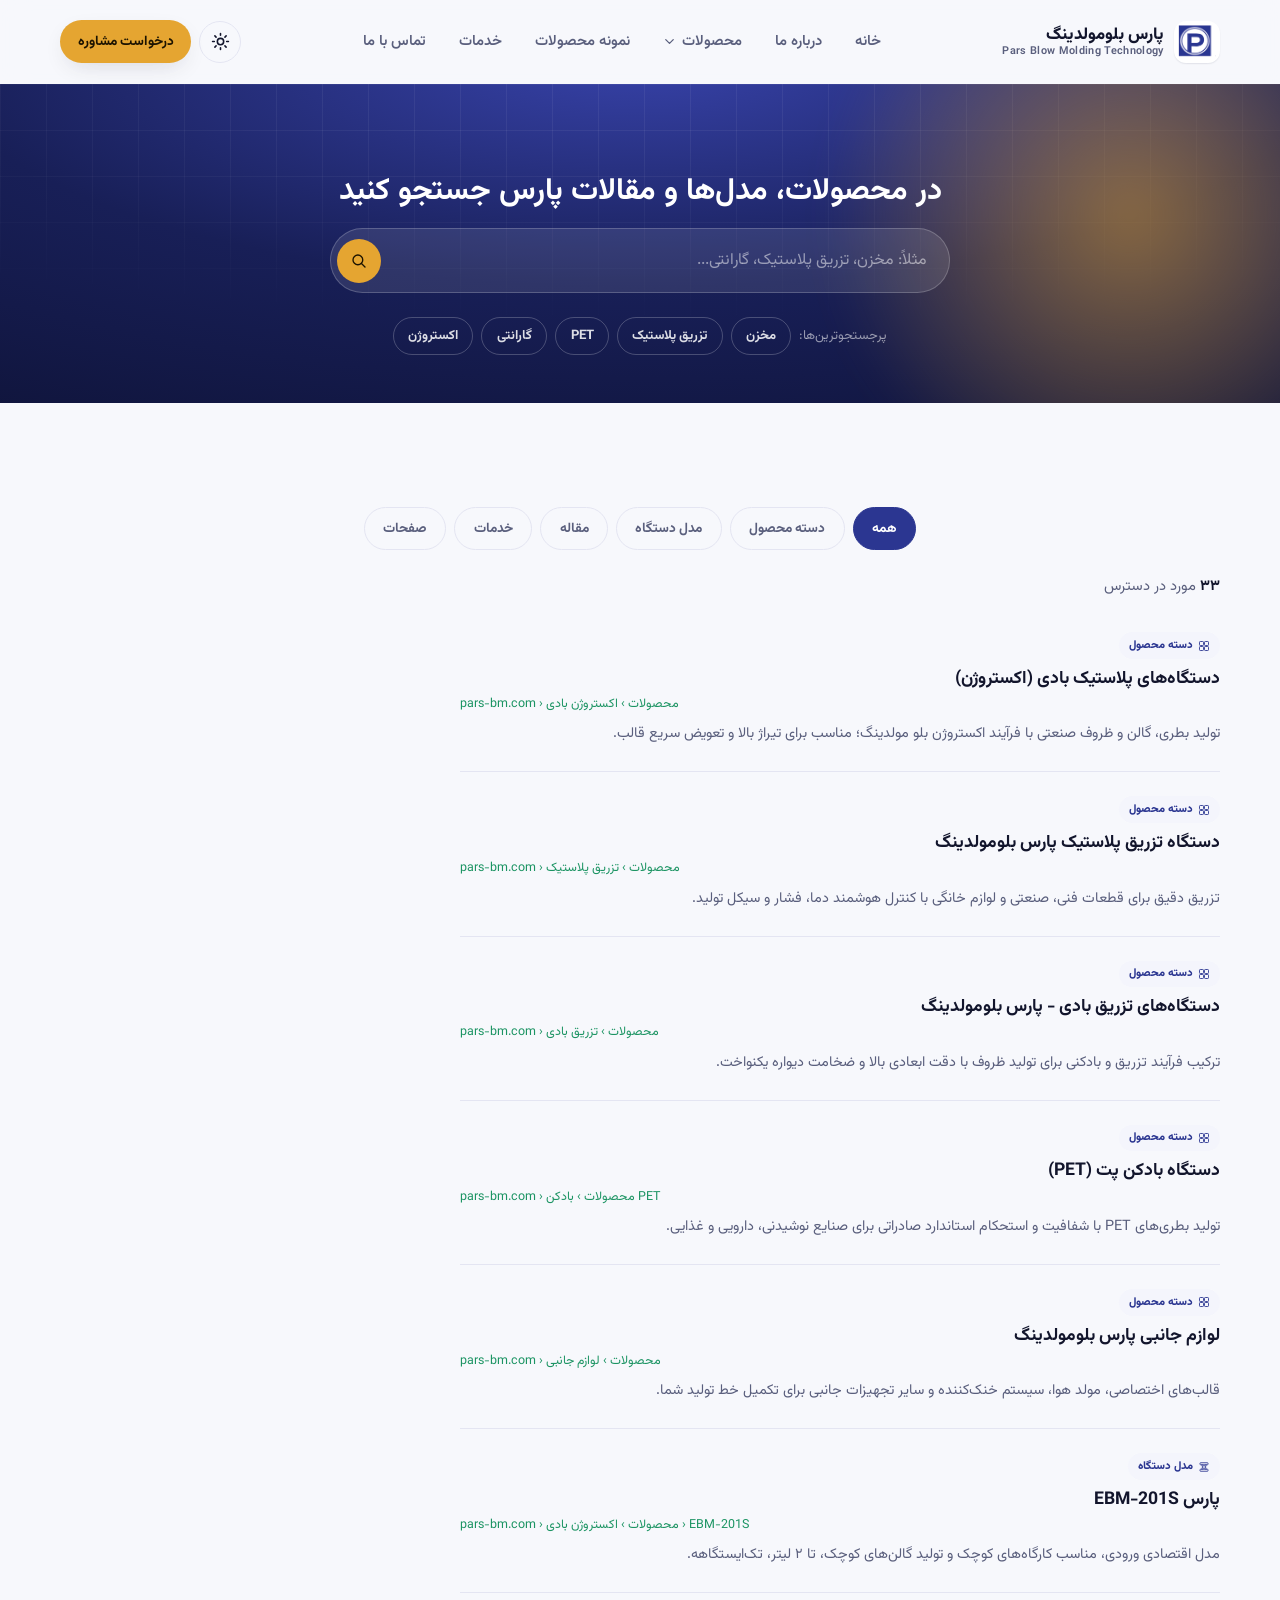
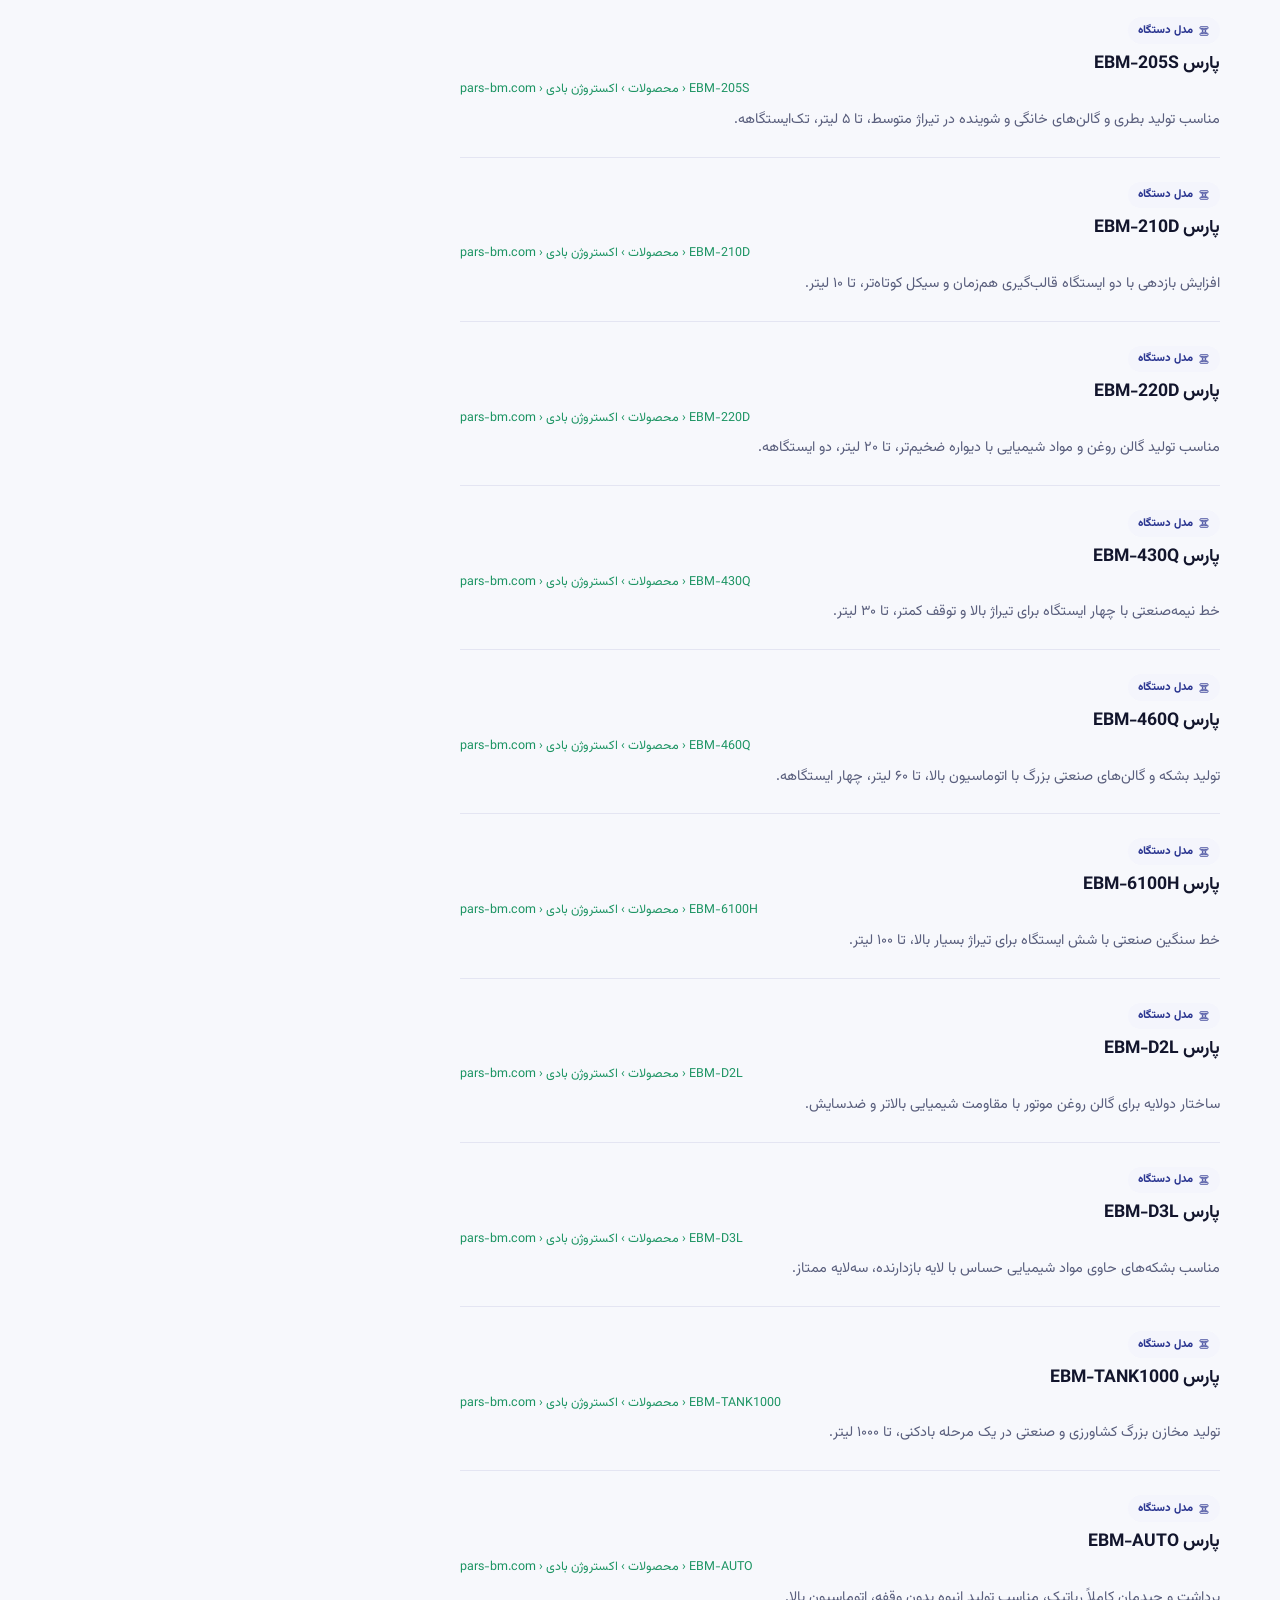
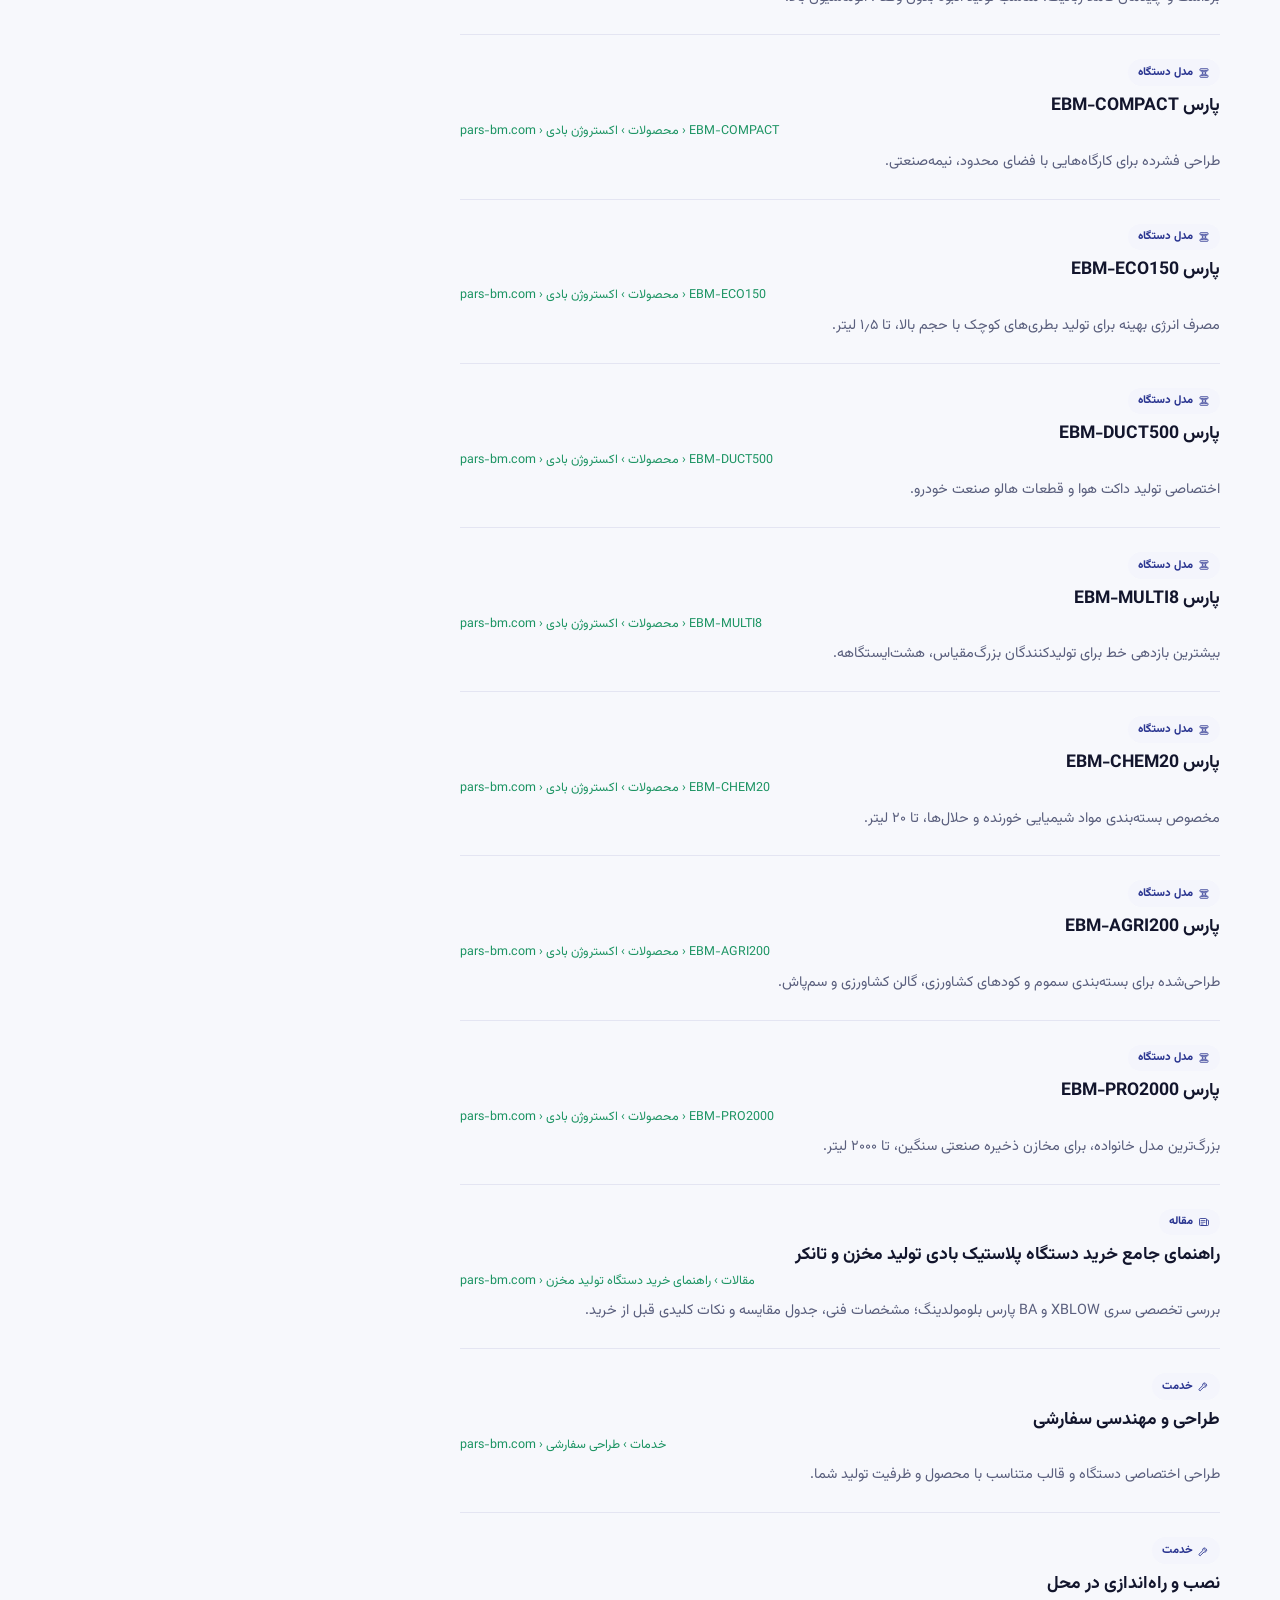
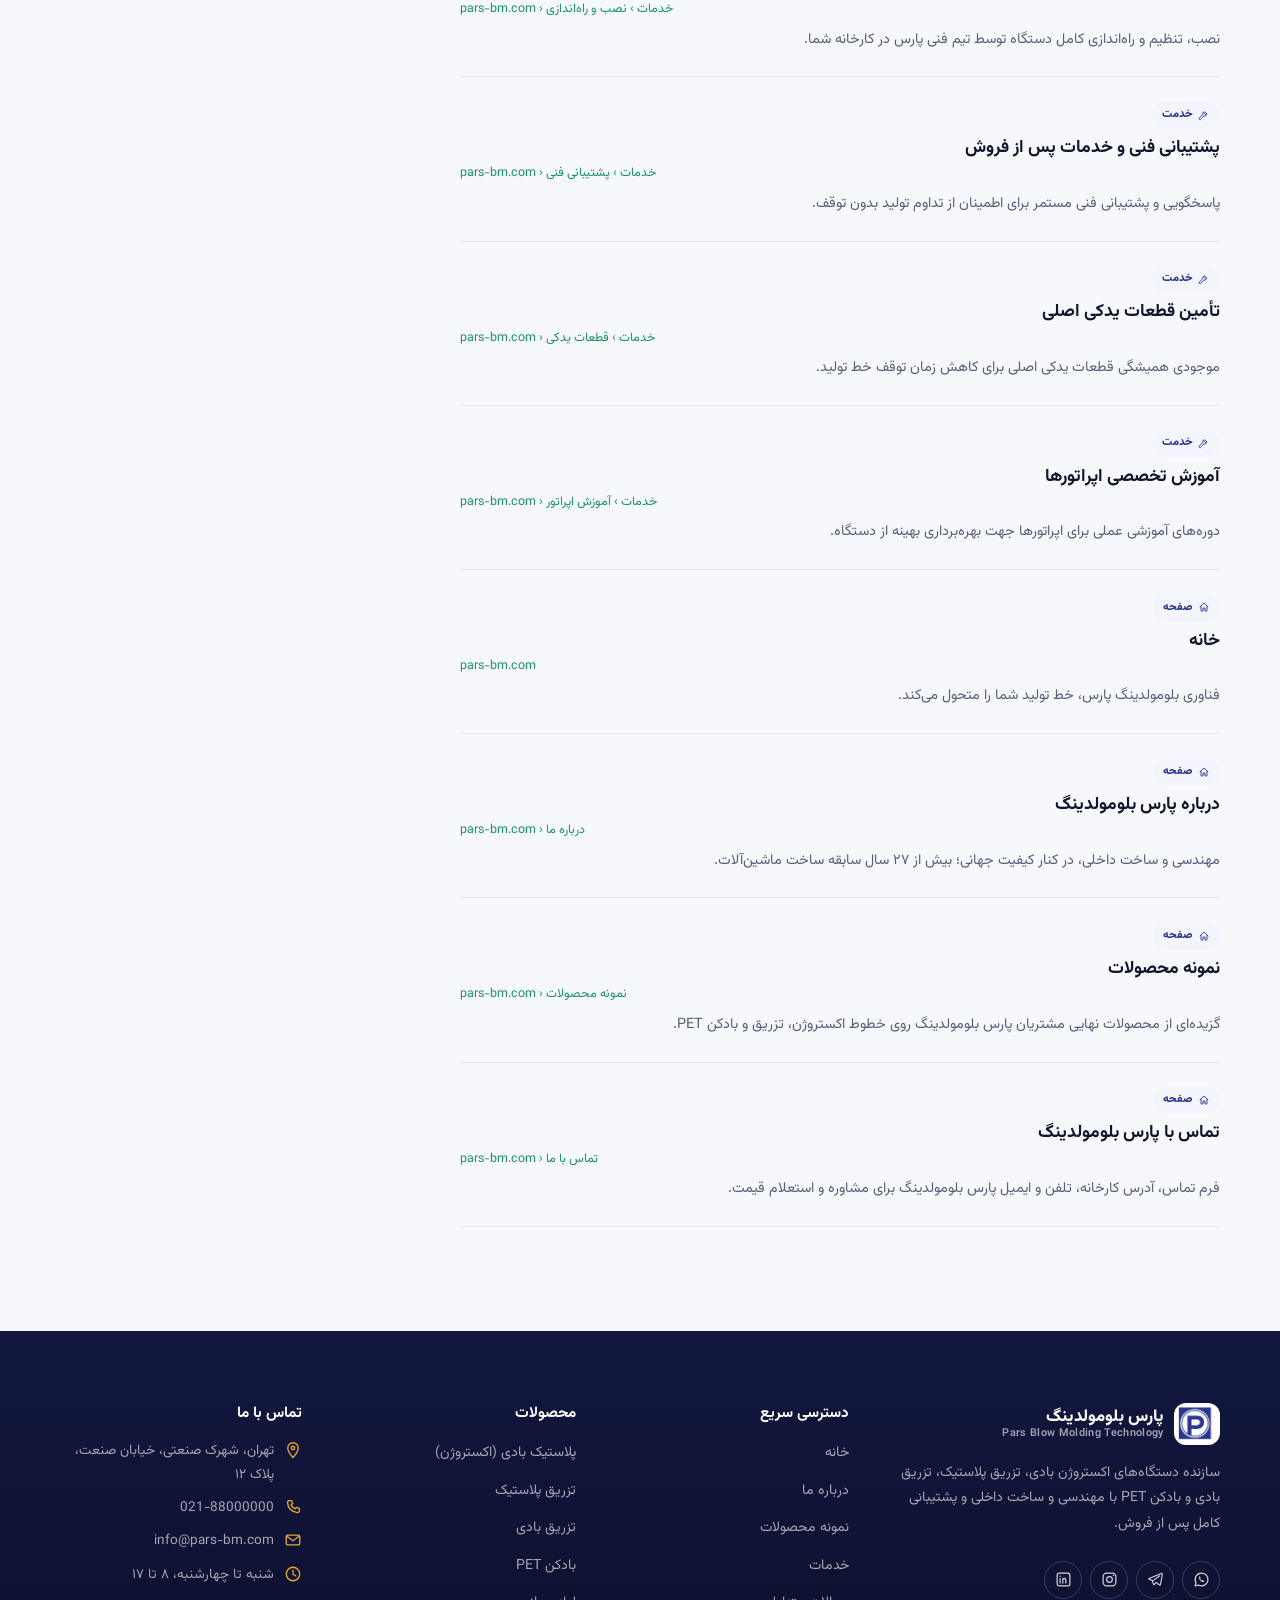
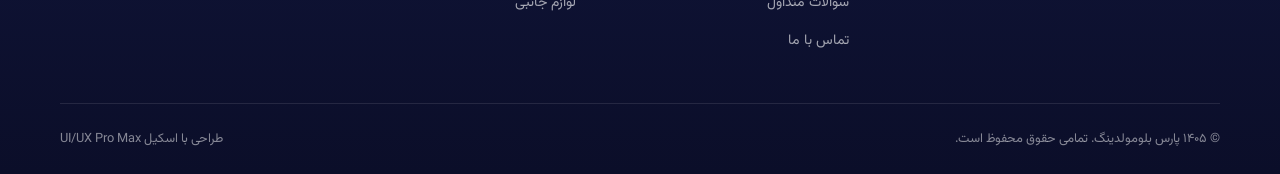
<file: search.html>
<!doctype html>
<html lang="fa" dir="rtl">
<head>
<meta charset="UTF-8">
<meta name="viewport" content="width=device-width, initial-scale=1, viewport-fit=cover">
<title>جستجو | پارس بلومولدینگ</title>
<meta name="description" content="در محصولات، مدل‌های دستگاه، مقالات و خدمات پارس بلومولدینگ جستجو کنید.">
<meta name="robots" content="noindex">
<meta name="theme-color" content="#f7f8fc">
<link rel="icon" type="image/png" href="assets/img/pars-icon.png">
<link rel="apple-touch-icon" href="assets/img/pars-icon.png">
<link rel="preload" as="font" href="assets/fonts/Vazirmatn-Regular.woff2" type="font/woff2" crossorigin>
<link rel="preload" as="font" href="assets/fonts/Vazirmatn-Bold.woff2" type="font/woff2" crossorigin>
<link rel="stylesheet" href="assets/css/style.css">
<script>
  try {
    var t = localStorage.getItem("pars-bm-theme");
    if (t === "dark" || t === "light") document.documentElement.setAttribute("data-theme", t);
  } catch (e) {}
</script>
</head>
<body>
<a class="skip-link" href="#main">رفتن به محتوای اصلی</a>

<!-- ============================= ICON SPRITE ============================= -->
<svg style="display:none" aria-hidden="true">
  <symbol id="i-chevron-down" viewBox="0 0 24 24"><path d="M6 9l6 6 6-6" fill="none" stroke="currentColor" stroke-width="2" stroke-linecap="round" stroke-linejoin="round"/></symbol>
  <symbol id="i-menu" viewBox="0 0 24 24"><path d="M4 6h16M4 12h16M4 18h16" fill="none" stroke="currentColor" stroke-width="2" stroke-linecap="round"/></symbol>
  <symbol id="i-close" viewBox="0 0 24 24"><path d="M6 6l12 12M18 6L6 18" fill="none" stroke="currentColor" stroke-width="2" stroke-linecap="round"/></symbol>
  <symbol id="i-sun" viewBox="0 0 24 24"><circle cx="12" cy="12" r="4" fill="none" stroke="currentColor" stroke-width="2"/><path d="M12 2v2.2M12 19.8V22M4.9 4.9l1.5 1.5M17.6 17.6l1.5 1.5M2 12h2.2M19.8 12H22M4.9 19.1l1.5-1.5M17.6 6.4l1.5-1.5" stroke="currentColor" stroke-width="2" stroke-linecap="round"/></symbol>
  <symbol id="i-moon" viewBox="0 0 24 24"><path d="M20 14.3A8.4 8.4 0 1 1 9.7 4a7 7 0 0 0 10.3 10.3z" fill="none" stroke="currentColor" stroke-width="2" stroke-linejoin="round"/></symbol>
  <symbol id="i-phone" viewBox="0 0 24 24"><path d="M7 3.5h3.2l1.3 4-2 1.6a12.5 12.5 0 0 0 5.4 5.4l1.6-2 4 1.3V17c0 1.4-1.2 2.6-2.7 2.4C10.5 18.5 5.5 13.5 4.6 6.2 4.4 4.7 5.6 3.5 7 3.5z" fill="none" stroke="currentColor" stroke-width="1.8" stroke-linecap="round" stroke-linejoin="round"/></symbol>
  <symbol id="i-mail" viewBox="0 0 24 24"><rect x="3" y="5.5" width="18" height="13" rx="2" fill="none" stroke="currentColor" stroke-width="1.8"/><path d="M4 7l8 6 8-6" fill="none" stroke="currentColor" stroke-width="1.8" stroke-linecap="round" stroke-linejoin="round"/></symbol>
  <symbol id="i-pin" viewBox="0 0 24 24"><path d="M12 22s7-7.6 7-12.7A7 7 0 0 0 5 9.3C5 14.4 12 22 12 22z" fill="none" stroke="currentColor" stroke-width="1.8" stroke-linejoin="round"/><circle cx="12" cy="9.3" r="2.3" fill="none" stroke="currentColor" stroke-width="1.8"/></symbol>
  <symbol id="i-arrow-fwd" viewBox="0 0 24 24"><path d="M20 12H4M10 6l-6 6 6 6" fill="none" stroke="currentColor" stroke-width="2" stroke-linecap="round" stroke-linejoin="round"/></symbol>
  <symbol id="i-check" viewBox="0 0 24 24"><path d="M5 13l4.5 4.5L19 8" fill="none" stroke="currentColor" stroke-width="2.2" stroke-linecap="round" stroke-linejoin="round"/></symbol>
  <symbol id="i-home" viewBox="0 0 24 24"><path d="M4 11.5 12 4l8 7.5" fill="none" stroke="currentColor" stroke-width="1.8" stroke-linecap="round" stroke-linejoin="round"/><path d="M6 10v9a1 1 0 0 0 1 1h3v-6h4v6h3a1 1 0 0 0 1-1v-9" fill="none" stroke="currentColor" stroke-width="1.8" stroke-linejoin="round"/></symbol>
  <symbol id="i-grid" viewBox="0 0 24 24"><rect x="3" y="3" width="8" height="8" rx="1.6" fill="none" stroke="currentColor" stroke-width="1.8"/><rect x="13" y="3" width="8" height="8" rx="1.6" fill="none" stroke="currentColor" stroke-width="1.8"/><rect x="3" y="13" width="8" height="8" rx="1.6" fill="none" stroke="currentColor" stroke-width="1.8"/><rect x="13" y="13" width="8" height="8" rx="1.6" fill="none" stroke="currentColor" stroke-width="1.8"/></symbol>
  <symbol id="i-gallery" viewBox="0 0 24 24"><rect x="3" y="4.5" width="18" height="15" rx="2" fill="none" stroke="currentColor" stroke-width="1.8"/><circle cx="8.5" cy="9.5" r="1.6" fill="none" stroke="currentColor" stroke-width="1.8"/><path d="M21 15.5l-5-4.5a2 2 0 0 0-2.7 0L5 19" fill="none" stroke="currentColor" stroke-width="1.8" stroke-linecap="round" stroke-linejoin="round"/></symbol>
  <symbol id="i-wrench" viewBox="0 0 24 24"><path d="M14.7 6.3a4 4 0 0 0-5.4 5l-6 6a2 2 0 1 0 2.6 2.6l6-6a4 4 0 0 0 5-5.5l-2.7 2.6-2-2 2.5-2.7z" fill="none" stroke="currentColor" stroke-width="1.8" stroke-linejoin="round"/></symbol>
  <symbol id="i-press" viewBox="0 0 24 24"><rect x="4" y="3.5" width="16" height="4" rx="1" fill="none" stroke="currentColor" stroke-width="1.7"/><rect x="4" y="16.5" width="16" height="4" rx="1" fill="none" stroke="currentColor" stroke-width="1.7"/><path d="M8 7.5v2.2M16 7.5v2.2M8 14.3v2.2M16 14.3v2.2" stroke="currentColor" stroke-width="1.7" stroke-linecap="round"/><rect x="9" y="9.7" width="6" height="4.6" rx="0.8" fill="none" stroke="currentColor" stroke-width="1.7"/></symbol>
  <symbol id="i-layers" viewBox="0 0 24 24"><path d="M12 3 21 8l-9 5-9-5 9-5Z" fill="none" stroke="currentColor" stroke-width="1.7" stroke-linejoin="round"/><path d="M3 12.3 12 17.3l9-5" fill="none" stroke="currentColor" stroke-width="1.7" stroke-linejoin="round"/><path d="M3 16.3 12 21.3l9-5" fill="none" stroke="currentColor" stroke-width="1.7" stroke-linejoin="round"/></symbol>
  <symbol id="i-box" viewBox="0 0 24 24"><path d="M12 2.3 21 7v10l-9 4.7L3 17V7l9-4.7Z" fill="none" stroke="currentColor" stroke-width="1.7" stroke-linejoin="round"/><path d="M3.5 7.3 12 12l8.5-4.7M12 12v9.4" fill="none" stroke="currentColor" stroke-width="1.7" stroke-linejoin="round"/></symbol>
  <symbol id="i-bottle" viewBox="0 0 24 24"><path d="M9.4 2h5.2v3.1l1.7 2.9c.2.4.3.8.3 1.3V20a2 2 0 0 1-2 2h-5.2a2 2 0 0 1-2-2V9.3c0-.5.1-.9.3-1.3l1.7-2.9V2Z" fill="none" stroke="currentColor" stroke-width="1.7" stroke-linejoin="round"/><path d="M9.2 2h5.6M8.4 9.3h7.2M9 14h6" fill="none" stroke="currentColor" stroke-width="1.7" stroke-linecap="round"/></symbol>
  <symbol id="i-cap-bottle" viewBox="0 0 24 24"><rect x="9.5" y="2" width="5" height="3.4" rx="0.6" fill="none" stroke="currentColor" stroke-width="1.7"/><path d="M9.3 5.4h5.4l1.5 2.6c.2.4.3.8.3 1.2V20a2 2 0 0 1-2 2h-4.9a2 2 0 0 1-2-2V9.2c0-.4.1-.8.3-1.2l1.4-2.6Z" fill="none" stroke="currentColor" stroke-width="1.7" stroke-linejoin="round"/></symbol>
  <symbol id="i-whatsapp" viewBox="0 0 24 24"><path d="M12 3a9 9 0 0 0-7.8 13.5L3 21l4.7-1.2A9 9 0 1 0 12 3Z" fill="none" stroke="currentColor" stroke-width="1.7" stroke-linejoin="round"/><path d="M8.3 8.2c.2-.5.4-.5.7-.5h.5c.2 0 .4 0 .5.4l.7 1.5c.1.2.1.4 0 .6l-.5.6c-.1.2-.1.4 0 .6.4.7 1.3 1.6 2 2 .2.1.4.1.6 0l.6-.5c.2-.1.4-.1.6 0l1.5.7c.3.1.4.3.4.5v.5c0 .3-.1.5-.5.7-.6.3-1.5.5-2.7-.1-1.4-.7-3-2.3-3.7-3.7-.6-1.2-.4-2.1-.1-2.7Z" fill="currentColor" stroke="none"/></symbol>
  <symbol id="i-telegram" viewBox="0 0 24 24"><path d="M21 3.3 2.8 10.6c-.6.2-.6.9 0 1.1l4.6 1.5 1.7 5.6c.2.6.9.7 1.3.2l2.5-2.8 4.6 3.4c.5.4 1.2.1 1.4-.5l2.8-14.3c.1-.6-.5-1-1.1-.8Z" fill="none" stroke="currentColor" stroke-width="1.6" stroke-linejoin="round"/><path d="M8.9 13.2 17.6 7" fill="none" stroke="currentColor" stroke-width="1.6" stroke-linecap="round"/></symbol>
  <symbol id="i-instagram" viewBox="0 0 24 24"><rect x="3" y="3" width="18" height="18" rx="5" fill="none" stroke="currentColor" stroke-width="1.7"/><circle cx="12" cy="12" r="4" fill="none" stroke="currentColor" stroke-width="1.7"/><circle cx="17.6" cy="6.4" r="1.1" fill="currentColor" stroke="none"/></symbol>
  <symbol id="i-linkedin" viewBox="0 0 24 24"><rect x="3" y="3" width="18" height="18" rx="3" fill="none" stroke="currentColor" stroke-width="1.7"/><circle cx="7.2" cy="7.5" r="1.1" fill="currentColor" stroke="none"/><path d="M7.2 10.7V17M11 17v-4.3c0-1.4.9-2.4 2.2-2.4 1.3 0 2.1 1 2.1 2.4V17M11 10.7V17" fill="none" stroke="currentColor" stroke-width="1.7" stroke-linecap="round" stroke-linejoin="round"/></symbol>
  <symbol id="i-clock" viewBox="0 0 24 24"><circle cx="12" cy="12" r="9" fill="none" stroke="currentColor" stroke-width="1.8"/><path d="M12 7v5.3l3.6 2.1" fill="none" stroke="currentColor" stroke-width="1.8" stroke-linecap="round" stroke-linejoin="round"/></symbol>
  <symbol id="i-arrow-up" viewBox="0 0 24 24"><path d="M12 19V5M5 12l7-7 7 7" fill="none" stroke="currentColor" stroke-width="2" stroke-linecap="round" stroke-linejoin="round"/></symbol>
  <symbol id="i-search" viewBox="0 0 24 24"><circle cx="10.5" cy="10.5" r="6.5" fill="none" stroke="currentColor" stroke-width="1.8"/><path d="M20 20l-4.7-4.7" stroke="currentColor" stroke-width="1.8" stroke-linecap="round"/></symbol>
  <symbol id="i-newspaper" viewBox="0 0 24 24"><rect x="3" y="5" width="14" height="14" rx="1.5" fill="none" stroke="currentColor" stroke-width="1.7"/><path d="M17 8h2.5A1.5 1.5 0 0 1 21 9.5V17a2 2 0 0 1-2 2H7" fill="none" stroke="currentColor" stroke-width="1.7" stroke-linecap="round" stroke-linejoin="round"/><path d="M6 9h8M6 12.5h8M6 16h4" stroke="currentColor" stroke-width="1.5" stroke-linecap="round"/></symbol>
</svg>

<!-- ============================= SEARCH CONTENT INDEX ============================= -->
<script>
  window.PARS_SEARCH_INDEX = [
    { type: "category", typeLabel: "دسته محصول", icon: "i-grid", title: "دستگاه‌های پلاستیک بادی (اکستروژن)", url: "category.html", urlLabel: "pars-bm.com › محصولات › اکستروژن بادی", excerpt: "تولید بطری، گالن و ظروف صنعتی با فرآیند اکستروژن بلو مولدینگ؛ مناسب برای تیراژ بالا و تعویض سریع قالب.", keywords: "EBM جرکن بشکه مخزن گالن بادی" },
    { type: "category", typeLabel: "دسته محصول", icon: "i-grid", title: "دستگاه تزریق پلاستیک پارس بلومولدینگ", url: "index.html#p-injection", urlLabel: "pars-bm.com › محصولات › تزریق پلاستیک", excerpt: "تزریق دقیق برای قطعات فنی، صنعتی و لوازم خانگی با کنترل هوشمند دما، فشار و سیکل تولید.", keywords: "تزریق پلاستیک قطعه فنی" },
    { type: "category", typeLabel: "دسته محصول", icon: "i-grid", title: "دستگاه‌های تزریق بادی - پارس بلومولدینگ", url: "index.html#p-injection-blow", urlLabel: "pars-bm.com › محصولات › تزریق بادی", excerpt: "ترکیب فرآیند تزریق و بادکنی برای تولید ظروف با دقت ابعادی بالا و ضخامت دیواره یکنواخت.", keywords: "تزریق بادی ظرف دقیق" },
    { type: "category", typeLabel: "دسته محصول", icon: "i-grid", title: "دستگاه بادکن پت (PET)", url: "index.html#p-pet", urlLabel: "pars-bm.com › محصولات › بادکن PET", excerpt: "تولید بطری‌های PET با شفافیت و استحکام استاندارد صادراتی برای صنایع نوشیدنی، دارویی و غذایی.", keywords: "PET بطری آب معدنی نوشابه" },
    { type: "category", typeLabel: "دسته محصول", icon: "i-grid", title: "لوازم جانبی پارس بلومولدینگ", url: "index.html#p-accessories", urlLabel: "pars-bm.com › محصولات › لوازم جانبی", excerpt: "قالب‌های اختصاصی، مولد هوا، سیستم خنک‌کننده و سایر تجهیزات جانبی برای تکمیل خط تولید شما.", keywords: "قالب مولد هوا خنک کننده" },

    { type: "model", typeLabel: "مدل دستگاه", icon: "i-press", title: "پارس EBM-201S", url: "category.html#machines", urlLabel: "pars-bm.com › محصولات › اکستروژن بادی › EBM-201S", excerpt: "مدل اقتصادی ورودی، مناسب کارگاه‌های کوچک و تولید گالن‌های کوچک، تا ۲ لیتر، تک‌ایستگاهه.", keywords: "اقتصادی کوچک" },
    { type: "model", typeLabel: "مدل دستگاه", icon: "i-press", title: "پارس EBM-205S", url: "category.html#machines", urlLabel: "pars-bm.com › محصولات › اکستروژن بادی › EBM-205S", excerpt: "مناسب تولید بطری و گالن‌های خانگی و شوینده در تیراژ متوسط، تا ۵ لیتر، تک‌ایستگاهه.", keywords: "خانگی شوینده" },
    { type: "model", typeLabel: "مدل دستگاه", icon: "i-press", title: "پارس EBM-210D", url: "category.html#machines", urlLabel: "pars-bm.com › محصولات › اکستروژن بادی › EBM-210D", excerpt: "افزایش بازدهی با دو ایستگاه قالب‌گیری هم‌زمان و سیکل کوتاه‌تر، تا ۱۰ لیتر.", keywords: "دو ایستگاهه بازدهی" },
    { type: "model", typeLabel: "مدل دستگاه", icon: "i-press", title: "پارس EBM-220D", url: "category.html#machines", urlLabel: "pars-bm.com › محصولات › اکستروژن بادی › EBM-220D", excerpt: "مناسب تولید گالن روغن و مواد شیمیایی با دیواره ضخیم‌تر، تا ۲۰ لیتر، دو ایستگاهه.", keywords: "گالن روغن شیمیایی" },
    { type: "model", typeLabel: "مدل دستگاه", icon: "i-press", title: "پارس EBM-430Q", url: "category.html#machines", urlLabel: "pars-bm.com › محصولات › اکستروژن بادی › EBM-430Q", excerpt: "خط نیمه‌صنعتی با چهار ایستگاه برای تیراژ بالا و توقف کمتر، تا ۳۰ لیتر.", keywords: "چهار ایستگاهه نیمه صنعتی" },
    { type: "model", typeLabel: "مدل دستگاه", icon: "i-press", title: "پارس EBM-460Q", url: "category.html#machines", urlLabel: "pars-bm.com › محصولات › اکستروژن بادی › EBM-460Q", excerpt: "تولید بشکه و گالن‌های صنعتی بزرگ با اتوماسیون بالا، تا ۶۰ لیتر، چهار ایستگاهه.", keywords: "بشکه صنعتی اتوماسیون" },
    { type: "model", typeLabel: "مدل دستگاه", icon: "i-press", title: "پارس EBM-6100H", url: "category.html#machines", urlLabel: "pars-bm.com › محصولات › اکستروژن بادی › EBM-6100H", excerpt: "خط سنگین صنعتی با شش ایستگاه برای تیراژ بسیار بالا، تا ۱۰۰ لیتر.", keywords: "شش ایستگاهه سنگین" },
    { type: "model", typeLabel: "مدل دستگاه", icon: "i-press", title: "پارس EBM-D2L", url: "category.html#machines", urlLabel: "pars-bm.com › محصولات › اکستروژن بادی › EBM-D2L", excerpt: "ساختار دولایه برای گالن روغن موتور با مقاومت شیمیایی بالاتر و ضدسایش.", keywords: "دولایه روغن موتور ضدسایش" },
    { type: "model", typeLabel: "مدل دستگاه", icon: "i-press", title: "پارس EBM-D3L", url: "category.html#machines", urlLabel: "pars-bm.com › محصولات › اکستروژن بادی › EBM-D3L", excerpt: "مناسب بشکه‌های حاوی مواد شیمیایی حساس با لایه بازدارنده، سه‌لایه ممتاز.", keywords: "سه لایه بشکه شیمیایی" },
    { type: "model", typeLabel: "مدل دستگاه", icon: "i-press", title: "پارس EBM-TANK1000", url: "category.html#machines", urlLabel: "pars-bm.com › محصولات › اکستروژن بادی › EBM-TANK1000", excerpt: "تولید مخازن بزرگ کشاورزی و صنعتی در یک مرحله بادکنی، تا ۱۰۰۰ لیتر.", keywords: "مخزن تانکر کشاورزی" },
    { type: "model", typeLabel: "مدل دستگاه", icon: "i-press", title: "پارس EBM-AUTO", url: "category.html#machines", urlLabel: "pars-bm.com › محصولات › اکستروژن بادی › EBM-AUTO", excerpt: "برداشت و چیدمان کاملاً رباتیک، مناسب تولید انبوه بدون وقفه، اتوماسیون بالا.", keywords: "رباتیک اتوماسیون کامل" },
    { type: "model", typeLabel: "مدل دستگاه", icon: "i-press", title: "پارس EBM-COMPACT", url: "category.html#machines", urlLabel: "pars-bm.com › محصولات › اکستروژن بادی › EBM-COMPACT", excerpt: "طراحی فشرده برای کارگاه‌هایی با فضای محدود، نیمه‌صنعتی.", keywords: "فشرده فضای کم" },
    { type: "model", typeLabel: "مدل دستگاه", icon: "i-press", title: "پارس EBM-ECO150", url: "category.html#machines", urlLabel: "pars-bm.com › محصولات › اکستروژن بادی › EBM-ECO150", excerpt: "مصرف انرژی بهینه برای تولید بطری‌های کوچک با حجم بالا، تا ۱٫۵ لیتر.", keywords: "کم مصرف انرژی" },
    { type: "model", typeLabel: "مدل دستگاه", icon: "i-press", title: "پارس EBM-DUCT500", url: "category.html#machines", urlLabel: "pars-bm.com › محصولات › اکستروژن بادی › EBM-DUCT500", excerpt: "اختصاصی تولید داکت هوا و قطعات هالو صنعت خودرو.", keywords: "داکت خودرو قطعه هالو" },
    { type: "model", typeLabel: "مدل دستگاه", icon: "i-press", title: "پارس EBM-MULTI8", url: "category.html#machines", urlLabel: "pars-bm.com › محصولات › اکستروژن بادی › EBM-MULTI8", excerpt: "بیشترین بازدهی خط برای تولیدکنندگان بزرگ‌مقیاس، هشت‌ایستگاهه.", keywords: "هشت ایستگاهه تیراژ بالا" },
    { type: "model", typeLabel: "مدل دستگاه", icon: "i-press", title: "پارس EBM-CHEM20", url: "category.html#machines", urlLabel: "pars-bm.com › محصولات › اکستروژن بادی › EBM-CHEM20", excerpt: "مخصوص بسته‌بندی مواد شیمیایی خورنده و حلال‌ها، تا ۲۰ لیتر.", keywords: "مقاوم شیمیایی خورنده" },
    { type: "model", typeLabel: "مدل دستگاه", icon: "i-press", title: "پارس EBM-AGRI200", url: "category.html#machines", urlLabel: "pars-bm.com › محصولات › اکستروژن بادی › EBM-AGRI200", excerpt: "طراحی‌شده برای بسته‌بندی سموم و کودهای کشاورزی، گالن کشاورزی و سم‌پاش.", keywords: "کشاورزی سم پاش کود" },
    { type: "model", typeLabel: "مدل دستگاه", icon: "i-press", title: "پارس EBM-PRO2000", url: "category.html#machines", urlLabel: "pars-bm.com › محصولات › اکستروژن بادی › EBM-PRO2000", excerpt: "بزرگ‌ترین مدل خانواده، برای مخازن ذخیره صنعتی سنگین، تا ۲۰۰۰ لیتر.", keywords: "صنعتی سنگین بزرگترین" },

    { type: "article", typeLabel: "مقاله", icon: "i-newspaper", title: "راهنمای جامع خرید دستگاه پلاستیک بادی تولید مخزن و تانکر", url: "post.html", urlLabel: "pars-bm.com › مقالات › راهنمای خرید دستگاه تولید مخزن", excerpt: "بررسی تخصصی سری XBLOW و BA پارس بلومولدینگ؛ مشخصات فنی، جدول مقایسه و نکات کلیدی قبل از خرید.", keywords: "XBLOW BA راهنما خرید مخزن تانکر" },

    { type: "service", typeLabel: "خدمت", icon: "i-wrench", title: "طراحی و مهندسی سفارشی", url: "index.html#services", urlLabel: "pars-bm.com › خدمات › طراحی سفارشی", excerpt: "طراحی اختصاصی دستگاه و قالب متناسب با محصول و ظرفیت تولید شما.", keywords: "طراحی قالب سفارشی" },
    { type: "service", typeLabel: "خدمت", icon: "i-wrench", title: "نصب و راه‌اندازی در محل", url: "index.html#services", urlLabel: "pars-bm.com › خدمات › نصب و راه‌اندازی", excerpt: "نصب، تنظیم و راه‌اندازی کامل دستگاه توسط تیم فنی پارس در کارخانه شما.", keywords: "نصب راه اندازی" },
    { type: "service", typeLabel: "خدمت", icon: "i-wrench", title: "پشتیبانی فنی و خدمات پس از فروش", url: "index.html#services", urlLabel: "pars-bm.com › خدمات › پشتیبانی فنی", excerpt: "پاسخگویی و پشتیبانی فنی مستمر برای اطمینان از تداوم تولید بدون توقف.", keywords: "پشتیبانی گارانتی خدمات پس از فروش" },
    { type: "service", typeLabel: "خدمت", icon: "i-wrench", title: "تأمین قطعات یدکی اصلی", url: "index.html#services", urlLabel: "pars-bm.com › خدمات › قطعات یدکی", excerpt: "موجودی همیشگی قطعات یدکی اصلی برای کاهش زمان توقف خط تولید.", keywords: "قطعه یدکی" },
    { type: "service", typeLabel: "خدمت", icon: "i-wrench", title: "آموزش تخصصی اپراتورها", url: "index.html#services", urlLabel: "pars-bm.com › خدمات › آموزش اپراتور", excerpt: "دوره‌های آموزشی عملی برای اپراتورها جهت بهره‌برداری بهینه از دستگاه.", keywords: "آموزش اپراتور" },

    { type: "page", typeLabel: "صفحه", icon: "i-home", title: "خانه", url: "index.html#home", urlLabel: "pars-bm.com", excerpt: "فناوری بلومولدینگ پارس، خط تولید شما را متحول می‌کند.", keywords: "خانه صفحه اصلی" },
    { type: "page", typeLabel: "صفحه", icon: "i-home", title: "درباره پارس بلومولدینگ", url: "index.html#about", urlLabel: "pars-bm.com › درباره ما", excerpt: "مهندسی و ساخت داخلی، در کنار کیفیت جهانی؛ بیش از ۲۷ سال سابقه ساخت ماشین‌آلات.", keywords: "درباره ما سابقه تجربه" },
    { type: "page", typeLabel: "صفحه", icon: "i-home", title: "نمونه محصولات", url: "index.html#samples", urlLabel: "pars-bm.com › نمونه محصولات", excerpt: "گزیده‌ای از محصولات نهایی مشتریان پارس بلومولدینگ روی خطوط اکستروژن، تزریق و بادکن PET.", keywords: "نمونه کار گالری" },
    { type: "page", typeLabel: "صفحه", icon: "i-home", title: "تماس با پارس بلومولدینگ", url: "index.html#contact", urlLabel: "pars-bm.com › تماس با ما", excerpt: "فرم تماس، آدرس کارخانه، تلفن و ایمیل پارس بلومولدینگ برای مشاوره و استعلام قیمت.", keywords: "تماس آدرس تلفن ایمیل" }
  ];
</script>

<!-- ============================= HEADER ============================= -->
<header class="site-header">
  <div class="container">
    <a class="brand" href="index.html#home" aria-label="پارس بلومولدینگ - بازگشت به خانه">
      <span class="brand__mark"><img src="assets/img/pars-icon.png" alt="نماد پارس بلومولدینگ" width="38" height="34"></span>
      <span class="brand__type">
        <strong>پارس بلومولدینگ</strong>
        <span>Pars Blow Molding Technology</span>
      </span>
    </a>
    <nav aria-label="ناوبری اصلی">
      <ul class="nav-desktop">
        <li><a class="nav-link" href="index.html#home">خانه</a></li>
        <li><a class="nav-link" href="index.html#about">درباره ما</a></li>
        <li class="nav-item--has-menu">
          <a class="nav-link" href="index.html#products" aria-haspopup="true">محصولات <svg class="i" width="15" height="15"><use href="#i-chevron-down"/></svg></a>
          <div class="mega">
            <a class="mega__item" href="category.html">
              <span class="mega__icon"><svg width="20" height="20"><use href="#i-bottle"/></svg></span>
              <span><strong>دستگاه‌های پلاستیک بادی (اکستروژن)</strong><p>تولید بطری و ظروف با فرآیند اکستروژن بلو مولدینگ</p></span>
            </a>
            <a class="mega__item" href="index.html#p-injection">
              <span class="mega__icon"><svg width="20" height="20"><use href="#i-press"/></svg></span>
              <span><strong>دستگاه تزریق پلاستیک</strong><p>تزریق دقیق برای قطعات فنی و صنعتی</p></span>
            </a>
            <a class="mega__item" href="index.html#p-injection-blow">
              <span class="mega__icon"><svg width="20" height="20"><use href="#i-layers"/></svg></span>
              <span><strong>دستگاه‌های تزریق بادی</strong><p>ترکیب تزریق و بادکنی برای ظروف دقیق</p></span>
            </a>
            <a class="mega__item" href="index.html#p-pet">
              <span class="mega__icon"><svg width="20" height="20"><use href="#i-cap-bottle"/></svg></span>
              <span><strong>دستگاه بادکن PET</strong><p>تولید بطری‌های PET با کیفیت صادراتی</p></span>
            </a>
            <a class="mega__item" href="index.html#p-accessories" style="grid-column: 1 / -1;">
              <span class="mega__icon"><svg width="20" height="20"><use href="#i-box"/></svg></span>
              <span><strong>لوازم جانبی پارس بلومولدینگ</strong><p>قالب، مولد و تجهیزات جانبی خط تولید</p></span>
            </a>
          </div>
        </li>
        <li><a class="nav-link" href="index.html#samples">نمونه محصولات</a></li>
        <li><a class="nav-link" href="index.html#services">خدمات</a></li>
        <li><a class="nav-link" href="index.html#contact">تماس با ما</a></li>
      </ul>
    </nav>
    <div class="header-actions">
      <button class="icon-btn theme-toggle" data-theme-toggle aria-label="تغییر حالت روشن و تاریک">
        <svg class="icon-sun" width="19" height="19"><use href="#i-sun"/></svg>
        <svg class="icon-moon" width="19" height="19"><use href="#i-moon"/></svg>
      </button>
      <a class="btn btn--primary btn--sm header-cta" href="index.html#contact">درخواست مشاوره</a>
      <button class="icon-btn nav-toggle" data-drawer-open aria-label="باز کردن منو" aria-expanded="false">
        <svg width="20" height="20"><use href="#i-menu"/></svg>
      </button>
    </div>
  </div>
</header>

<!-- ============================= MOBILE DRAWER ============================= -->
<div class="mobile-drawer" data-drawer>
  <div class="mobile-drawer__scrim" data-drawer-close></div>
  <div class="mobile-drawer__panel" role="dialog" aria-modal="true" aria-label="منوی موبایل">
    <div class="mobile-drawer__head">
      <span class="brand">
        <span class="brand__mark"><img src="assets/img/pars-icon.png" alt="" width="32" height="28"></span>
        <span class="brand__type"><strong>پارس بلومولدینگ</strong></span>
      </span>
      <button class="icon-btn" data-drawer-close aria-label="بستن منو"><svg width="18" height="18"><use href="#i-close"/></svg></button>
    </div>
    <ul class="mobile-nav-list">
      <li><a href="index.html#home">خانه</a></li>
      <li><a href="index.html#about">درباره ما</a></li>
      <li class="mobile-accordion">
        <button class="mobile-accordion__trigger" aria-expanded="false">محصولات <svg width="16" height="16"><use href="#i-chevron-down"/></svg></button>
        <div class="mobile-accordion__panel">
          <ul>
            <li><a href="category.html">دستگاه‌های پلاستیک بادی (اکستروژن)</a></li>
            <li><a href="index.html#p-injection">دستگاه تزریق پلاستیک</a></li>
            <li><a href="index.html#p-injection-blow">دستگاه‌های تزریق بادی</a></li>
            <li><a href="index.html#p-pet">دستگاه بادکن PET</a></li>
            <li><a href="index.html#p-accessories">لوازم جانبی</a></li>
          </ul>
        </div>
      </li>
      <li><a href="index.html#samples">نمونه محصولات</a></li>
      <li><a href="index.html#services">خدمات</a></li>
      <li><a href="faq.html">سوالات متداول</a></li>
      <li><a href="index.html#contact">تماس با ما</a></li>
    </ul>
    <div class="mobile-drawer__foot">
      <a class="btn btn--primary btn--block" href="index.html#contact">درخواست مشاوره</a>
      <div class="mobile-contact-row"><svg width="16" height="16"><use href="#i-phone"/></svg> ۰۲۱-۸۸۰۰۰۰۰۰</div>
      <div class="mobile-contact-row"><svg width="16" height="16"><use href="#i-mail"/></svg> info@pars-bm.com</div>
    </div>
  </div>
</div>

<div class="page-shell">
<main id="main" data-search-page>

  <!-- ============================= SEARCH HERO ============================= -->
  <section class="search-hero">
    <div class="hero__grid" aria-hidden="true"></div>
    <div class="hero__glow" aria-hidden="true"></div>
    <div class="container search-hero__inner">
      <h1>در محصولات، مدل‌ها و مقالات پارس جستجو کنید</h1>
      <form class="search-form" data-search-form role="search">
        <input type="search" data-search-input placeholder="مثلاً: مخزن، تزریق پلاستیک، گارانتی..." autofocus>
        <button type="submit" aria-label="جستجو"><svg><use href="#i-search"/></svg></button>
      </form>
      <div class="popular-chips">
        <span>پرجستجوترین‌ها:</span>
        <button type="button" data-search-chip="مخزن">مخزن</button>
        <button type="button" data-search-chip="تزریق پلاستیک">تزریق پلاستیک</button>
        <button type="button" data-search-chip="PET">PET</button>
        <button type="button" data-search-chip="گارانتی">گارانتی</button>
        <button type="button" data-search-chip="اکستروژن">اکستروژن</button>
      </div>
    </div>
  </section>

  <!-- ============================= RESULTS ============================= -->
  <section class="section">
    <div class="container">
      <div class="filter-tabs" role="tablist" aria-label="فیلتر نوع نتیجه" style="margin-bottom:var(--space-md)">
        <button type="button" class="is-active" data-search-filter="all">همه</button>
        <button type="button" data-search-filter="category">دسته محصول</button>
        <button type="button" data-search-filter="model">مدل دستگاه</button>
        <button type="button" data-search-filter="article">مقاله</button>
        <button type="button" data-search-filter="service">خدمات</button>
        <button type="button" data-search-filter="page">صفحات</button>
      </div>

      <div class="search-meta">
        <p class="search-meta__count" data-search-count></p>
      </div>

      <div class="search-results" data-search-results></div>

      <div class="search-empty" data-search-empty hidden>
        <span class="search-empty__icon"><svg><use href="#i-search"/></svg></span>
        <h2>نتیجه‌ای پیدا نشد</h2>
        <p>کلمه دیگری امتحان کنید یا از دسته‌بندی‌های زیر شروع کنید.</p>
        <div class="other-cats" style="justify-content:center;">
          <a href="category.html"><svg><use href="#i-bottle"/></svg> اکستروژن بادی</a>
          <a href="index.html#p-injection"><svg><use href="#i-press"/></svg> تزریق پلاستیک</a>
          <a href="index.html#p-pet"><svg><use href="#i-cap-bottle"/></svg> بادکن PET</a>
          <a href="index.html#contact"><svg><use href="#i-phone"/></svg> تماس با ما</a>
        </div>
      </div>
    </div>
  </section>

</main>
</div>

<!-- ============================= FOOTER ============================= -->
<footer class="site-footer">
  <div class="container">
    <div class="footer-grid">
      <div class="footer-brand">
        <span class="brand">
          <span class="brand__mark"><img src="assets/img/pars-icon.png" alt="" width="34" height="30"></span>
          <span class="brand__type" style="color:#fff"><strong style="color:#fff">پارس بلومولدینگ</strong><span style="color:rgba(255,255,255,.6)">Pars Blow Molding Technology</span></span>
        </span>
        <p>سازنده دستگاه‌های اکستروژن بادی، تزریق پلاستیک، تزریق بادی و بادکن PET با مهندسی و ساخت داخلی و پشتیبانی کامل پس از فروش.</p>
        <div class="footer-social">
          <a href="#" aria-label="واتس‌اپ"><svg width="17" height="17"><use href="#i-whatsapp"/></svg></a>
          <a href="#" aria-label="تلگرام"><svg width="17" height="17"><use href="#i-telegram"/></svg></a>
          <a href="#" aria-label="اینستاگرام"><svg width="17" height="17"><use href="#i-instagram"/></svg></a>
          <a href="#" aria-label="لینکدین"><svg width="17" height="17"><use href="#i-linkedin"/></svg></a>
        </div>
      </div>
      <div class="footer-col">
        <h4>دسترسی سریع</h4>
        <ul>
          <li><a href="index.html#home">خانه</a></li>
          <li><a href="index.html#about">درباره ما</a></li>
          <li><a href="index.html#samples">نمونه محصولات</a></li>
          <li><a href="index.html#services">خدمات</a></li>
          <li><a href="faq.html">سوالات متداول</a></li>
          <li><a href="index.html#contact">تماس با ما</a></li>
        </ul>
      </div>
      <div class="footer-col">
        <h4>محصولات</h4>
        <ul>
          <li><a href="category.html">پلاستیک بادی (اکستروژن)</a></li>
          <li><a href="index.html#p-injection">تزریق پلاستیک</a></li>
          <li><a href="index.html#p-injection-blow">تزریق بادی</a></li>
          <li><a href="index.html#p-pet">بادکن PET</a></li>
          <li><a href="index.html#p-accessories">لوازم جانبی</a></li>
        </ul>
      </div>
      <div class="footer-col">
        <h4>تماس با ما</h4>
        <ul class="footer-contact">
          <li><svg width="18" height="18"><use href="#i-pin"/></svg> تهران، شهرک صنعتی، خیابان صنعت، پلاک ۱۲</li>
          <li><svg width="18" height="18"><use href="#i-phone"/></svg> <span dir="ltr">021-88000000</span></li>
          <li><svg width="18" height="18"><use href="#i-mail"/></svg> <span dir="ltr">info@pars-bm.com</span></li>
          <li><svg width="18" height="18"><use href="#i-clock"/></svg> شنبه تا چهارشنبه، ۸ تا ۱۷</li>
        </ul>
      </div>
    </div>
    <div class="footer-bottom">
      <span>© <span data-year>۱۴۰۵</span> پارس بلومولدینگ. تمامی حقوق محفوظ است.</span>
      <span>طراحی با اسکیل UI/UX Pro Max</span>
    </div>
  </div>
</footer>

<nav class="bottom-nav" aria-label="ناوبری پایین صفحه">
  <a class="bottom-nav__item" href="index.html#home"><svg width="22" height="22"><use href="#i-home"/></svg>خانه</a>
  <a class="bottom-nav__item" href="index.html#products"><svg width="22" height="22"><use href="#i-grid"/></svg>محصولات</a>
  <a class="bottom-nav__item" href="index.html#samples"><svg width="22" height="22"><use href="#i-gallery"/></svg>نمونه‌کار</a>
  <a class="bottom-nav__item" href="index.html#services"><svg width="22" height="22"><use href="#i-wrench"/></svg>خدمات</a>
  <a class="bottom-nav__item" href="index.html#contact"><svg width="22" height="22"><use href="#i-phone"/></svg>تماس</a>
</nav>

<button class="back-to-top" data-back-to-top aria-label="بازگشت به بالای صفحه"><svg width="20" height="20"><use href="#i-arrow-up"/></svg></button>

<script src="assets/js/main.js"></script>
</body>
</html>
</file>
<file: assets/css/style.css>
/* ==========================================================================
   Pars Blow Molding Technology — Corporate Site
   Design system built with the ui-ux-pro-max skill:
   pattern = Trust & Authority + Conversion, style = Accessible & Ethical,
   brand navy anchored to the supplied logo (#2B3691).
   ========================================================================== */

/* -------------------------------- Fonts -------------------------------- */
@font-face {
  font-family: "Vazirmatn";
  src: url("../fonts/Vazirmatn-Light.woff2") format("woff2");
  font-weight: 300;
  font-style: normal;
  font-display: swap;
}
@font-face {
  font-family: "Vazirmatn";
  src: url("../fonts/Vazirmatn-Regular.woff2") format("woff2");
  font-weight: 400;
  font-style: normal;
  font-display: swap;
}
@font-face {
  font-family: "Vazirmatn";
  src: url("../fonts/Vazirmatn-Medium.woff2") format("woff2");
  font-weight: 500;
  font-style: normal;
  font-display: swap;
}
@font-face {
  font-family: "Vazirmatn";
  src: url("../fonts/Vazirmatn-SemiBold.woff2") format("woff2");
  font-weight: 600;
  font-style: normal;
  font-display: swap;
}
@font-face {
  font-family: "Vazirmatn";
  src: url("../fonts/Vazirmatn-Bold.woff2") format("woff2");
  font-weight: 700;
  font-style: normal;
  font-display: swap;
}
@font-face {
  font-family: "Vazirmatn";
  src: url("../fonts/Vazirmatn-ExtraBold.woff2") format("woff2");
  font-weight: 800;
  font-style: normal;
  font-display: swap;
}

/* ------------------------------ Design tokens --------------------------- */
:root {
  /* Brand — extracted from the Pars logo */
  --color-primary-h: 233 55% 37%;      /* #2b3691 */
  --color-primary: #2b3691;
  --color-primary-600: #212a72;
  --color-primary-700: #181f57;
  --color-primary-100: #e7e9f8;
  --color-primary-50: #f4f5fc;

  --color-accent: #e5a531;
  --color-accent-600: #c98a1c;
  --color-accent-100: #fbedd2;

  --color-bg: #f7f8fc;
  --color-surface: #ffffff;
  --color-surface-alt: #f0f1f9;
  --color-text: #12152c;
  --color-text-muted: #5a5f7d;
  --color-text-faint: #8489a6;
  --color-border: #e4e5f2;
  --color-ring: #2b3691;

  --color-success: #1c9463;
  --color-on-primary: #ffffff;
  --color-on-accent: #1c1300;

  /* Fixed brand-navy scale: intentionally NOT redefined in dark mode.
     Used for "always navy" branded surfaces (hero, about visual, service
     icons, CTA banner) that must stay a deep, on-brand navy in both themes
     instead of following the theme-adaptive --color-primary tokens. */
  --brand-navy-100: #4d59c9;
  --brand-navy-300: #3843ab;
  --brand-navy-500: #2b3691;
  --brand-navy-700: #181f57;
  --brand-navy-900: #0c1030;

  --shadow-sm: 0 1px 2px rgba(18, 21, 44, 0.06), 0 1px 1px rgba(18, 21, 44, 0.04);
  --shadow-md: 0 8px 24px -8px rgba(18, 21, 44, 0.16);
  --shadow-lg: 0 24px 48px -16px rgba(18, 21, 44, 0.28);
  --shadow-glow: 0 0 0 1px rgba(43, 54, 145, 0.08), 0 20px 40px -12px rgba(43, 54, 145, 0.35);

  --radius-sm: 10px;
  --radius-md: 16px;
  --radius-lg: 24px;
  --radius-full: 999px;

  --space-3xs: 0.25rem;
  --space-2xs: 0.5rem;
  --space-xs: 0.75rem;
  --space-sm: 1rem;
  --space-md: 1.5rem;
  --space-lg: 2rem;
  --space-xl: 3rem;
  --space-2xl: 4.5rem;
  --space-3xl: 6.5rem;

  --container-w: 1240px;
  --header-h: 84px;
  --header-h-scrolled: 68px;
  --bottom-nav-h: 66px;

  --ease-out: cubic-bezier(0.16, 1, 0.3, 1);
  --dur-fast: 160ms;
  --dur-base: 280ms;
  --dur-slow: 520ms;

  color-scheme: light;
}

:root[data-theme="dark"] {
  --color-primary: #7c86e8;
  --color-primary-600: #939bee;
  --color-primary-700: #b1b8f3;
  --color-primary-100: #1c2151;
  --color-primary-50: #171a3d;

  --color-accent: #f2ba52;
  --color-accent-600: #f7ce80;
  --color-accent-100: #3a2c0f;

  --color-bg: #090b18;
  --color-surface: #12152c;
  --color-surface-alt: #171b38;
  --color-text: #eef0fb;
  --color-text-muted: #a6acce;
  --color-text-faint: #757ba0;
  --color-border: #262b4f;
  --color-ring: #7c86e8;

  --color-success: #3cc790;
  --color-on-primary: #0a0c1c;
  --color-on-accent: #1c1300;

  --shadow-sm: 0 1px 2px rgba(0, 0, 0, 0.4);
  --shadow-md: 0 8px 24px -8px rgba(0, 0, 0, 0.5);
  --shadow-lg: 0 24px 48px -16px rgba(0, 0, 0, 0.6);
  --shadow-glow: 0 0 0 1px rgba(124, 134, 232, 0.16), 0 20px 50px -12px rgba(124, 134, 232, 0.35);

  color-scheme: dark;
}

@media (prefers-color-scheme: dark) {
  :root:not([data-theme="light"]) {
    --color-primary: #7c86e8;
    --color-primary-600: #939bee;
    --color-primary-700: #b1b8f3;
    --color-primary-100: #1c2151;
    --color-primary-50: #171a3d;

    --color-accent: #f2ba52;
    --color-accent-600: #f7ce80;
    --color-accent-100: #3a2c0f;

    --color-bg: #090b18;
    --color-surface: #12152c;
    --color-surface-alt: #171b38;
    --color-text: #eef0fb;
    --color-text-muted: #a6acce;
    --color-text-faint: #757ba0;
    --color-border: #262b4f;
    --color-ring: #7c86e8;

    --color-success: #3cc790;
    --color-on-primary: #0a0c1c;
    --color-on-accent: #1c1300;

    --shadow-sm: 0 1px 2px rgba(0, 0, 0, 0.4);
    --shadow-md: 0 8px 24px -8px rgba(0, 0, 0, 0.5);
    --shadow-lg: 0 24px 48px -16px rgba(0, 0, 0, 0.6);
    --shadow-glow: 0 0 0 1px rgba(124, 134, 232, 0.16), 0 20px 50px -12px rgba(124, 134, 232, 0.35);
    color-scheme: dark;
  }
}

/* --------------------------------- Reset -------------------------------- */
*, *::before, *::after { box-sizing: border-box; }
* { margin: 0; padding: 0; }
html {
  -webkit-text-size-adjust: 100%;
  scroll-behavior: smooth;
}
@media (prefers-reduced-motion: reduce) {
  html { scroll-behavior: auto; }
  *, *::before, *::after {
    animation-duration: 0.001ms !important;
    animation-iteration-count: 1 !important;
    transition-duration: 0.001ms !important;
    scroll-behavior: auto !important;
  }
}
body {
  font-family: "Vazirmatn", "Segoe UI", Tahoma, sans-serif;
  background: var(--color-bg);
  color: var(--color-text);
  line-height: 1.75;
  font-size: 1rem;
  overflow-x: hidden;
  transition: background var(--dur-base) var(--ease-out), color var(--dur-base) var(--ease-out);
}
img, svg { display: block; max-width: 100%; }
a { color: inherit; text-decoration: none; }
button { font: inherit; color: inherit; background: none; border: 0; cursor: pointer; }
ul, ol { list-style: none; }
input, textarea, select { font: inherit; color: inherit; }
h1, h2, h3, h4 { font-weight: 700; line-height: 1.32; }

:focus-visible {
  outline: 3px solid var(--color-ring);
  outline-offset: 3px;
  border-radius: var(--radius-sm);
}

::selection { background: var(--color-primary); color: #fff; }

/* -------------------------------- Layout -------------------------------- */
.container {
  width: 100%;
  max-width: var(--container-w);
  margin-inline: auto;
  padding-inline: clamp(1.25rem, 4vw, 2.5rem);
}
.section { padding-block: var(--space-3xl); position: relative; }
.section--tight { padding-block: var(--space-2xl); }
.section-head {
  max-width: 760px;
  margin-inline: auto;
  text-align: center;
  margin-bottom: var(--space-2xl);
}
.eyebrow {
  display: inline-flex;
  align-items: center;
  gap: 0.5rem;
  font-size: 0.8125rem;
  font-weight: 700;
  letter-spacing: 0.02em;
  color: var(--color-primary);
  background: var(--color-primary-100);
  padding: 0.4rem 0.9rem;
  border-radius: var(--radius-full);
  margin-bottom: var(--space-sm);
}
.eyebrow::before {
  content: "";
  width: 6px; height: 6px;
  border-radius: 50%;
  background: currentColor;
}
.section-title {
  font-size: clamp(1.6rem, 3.4vw, 2.4rem);
  margin-bottom: var(--space-sm);
}
.section-desc { color: var(--color-text-muted); font-size: 1.0625rem; }
.section-bg-alt { background: var(--color-surface-alt); }

.visually-hidden {
  position: absolute; width: 1px; height: 1px;
  overflow: hidden; clip: rect(0 0 0 0); white-space: nowrap;
}

.skip-link {
  position: fixed;
  top: -100px;
  right: 1rem;
  z-index: 999;
  background: var(--color-primary);
  color: #fff;
  padding: 0.75rem 1.25rem;
  border-radius: var(--radius-sm);
  transition: top var(--dur-fast);
}
.skip-link:focus { top: 1rem; }

/* -------------------------------- Buttons -------------------------------- */
.btn {
  display: inline-flex;
  align-items: center;
  justify-content: center;
  gap: 0.5rem;
  padding: 0.85rem 1.6rem;
  border-radius: var(--radius-full);
  font-weight: 700;
  font-size: 0.95rem;
  white-space: nowrap;
  transition: transform var(--dur-fast) var(--ease-out), box-shadow var(--dur-fast), background var(--dur-fast), color var(--dur-fast), border-color var(--dur-fast);
  cursor: pointer;
}
.btn svg { width: 1.15em; height: 1.15em; flex-shrink: 0; }
.btn:active { transform: scale(0.97); }
.btn--primary {
  background: var(--color-accent);
  color: var(--color-on-accent);
  box-shadow: var(--shadow-md);
}
.btn--primary:hover { background: var(--color-accent-600); box-shadow: var(--shadow-lg); }
.btn--ghost {
  background: transparent;
  color: inherit;
  border: 1.5px solid var(--color-border);
}
.btn--ghost:hover { border-color: var(--color-primary); background: var(--color-primary-50); }
.btn--on-dark { border-color: rgba(255,255,255,0.35); color: #fff; }
.btn--on-dark:hover { border-color: #fff; background: rgba(255,255,255,0.1); }
.btn--block { width: 100%; }
.btn--sm { padding: 0.6rem 1.1rem; font-size: 0.85rem; }

/* --------------------------------- Header -------------------------------- */
.site-header {
  position: fixed;
  inset-inline: 0;
  top: 0;
  z-index: 100;
  height: var(--header-h);
  display: flex;
  align-items: center;
  background: color-mix(in srgb, var(--color-bg) 82%, transparent);
  backdrop-filter: blur(14px) saturate(160%);
  -webkit-backdrop-filter: blur(14px) saturate(160%);
  border-bottom: 1px solid transparent;
  transition: height var(--dur-base) var(--ease-out), border-color var(--dur-base), background var(--dur-base);
}
.site-header.is-scrolled {
  height: var(--header-h-scrolled);
  border-bottom-color: var(--color-border);
  box-shadow: var(--shadow-sm);
}
.site-header .container {
  display: flex;
  align-items: center;
  justify-content: space-between;
  gap: var(--space-md);
  height: 100%;
}

.brand {
  display: flex;
  align-items: center;
  gap: 0.65rem;
  flex-shrink: 0;
}
.brand__mark {
  background: #fff;
  border-radius: 12px;
  padding: 4px;
  box-shadow: var(--shadow-sm);
  display: flex;
  flex-shrink: 0;
}
.brand__mark img { width: 38px; height: 34px; object-fit: contain; }
.brand__type { display: flex; flex-direction: column; line-height: 1.2; }
.brand__type strong {
  font-size: 1.05rem;
  font-weight: 800;
  color: var(--color-text);
  letter-spacing: 0.01em;
}
.brand__type span {
  font-size: 0.68rem;
  color: var(--color-text-muted);
  font-weight: 600;
  letter-spacing: 0.03em;
}

.nav-desktop { display: none; }
@media (min-width: 1024px) {
  .nav-desktop {
    display: flex;
    align-items: center;
    gap: 0.15rem;
    list-style: none;
  }
  .nav-desktop > li { position: relative; }
  .nav-link {
    display: flex;
    align-items: center;
    gap: 0.3rem;
    padding: 0.7rem 0.95rem;
    border-radius: var(--radius-full);
    font-weight: 600;
    font-size: 0.92rem;
    color: var(--color-text-muted);
    transition: color var(--dur-fast), background var(--dur-fast);
  }
  .nav-link svg { width: 15px; height: 15px; transition: transform var(--dur-fast); }
  .nav-link:hover, .nav-link:focus-visible, .nav-link.is-active { color: var(--color-primary); background: var(--color-primary-50); }
  .nav-item--has-menu:hover .nav-link svg,
  .nav-item--has-menu:focus-within .nav-link svg { transform: rotate(180deg); }

  .mega {
    position: absolute;
    top: calc(100% + 0.75rem);
    right: 0;
    width: 560px;
    background: var(--color-surface);
    border: 1px solid var(--color-border);
    border-radius: var(--radius-lg);
    box-shadow: var(--shadow-lg);
    padding: 1.1rem;
    display: grid;
    grid-template-columns: 1fr 1fr;
    gap: 0.3rem;
    opacity: 0;
    visibility: hidden;
    transform: translateY(8px);
    transition: opacity var(--dur-base) var(--ease-out), transform var(--dur-base) var(--ease-out), visibility var(--dur-base);
  }
  .nav-item--has-menu:hover .mega,
  .nav-item--has-menu:focus-within .mega { opacity: 1; visibility: visible; transform: translateY(0); }
  .mega__item {
    display: flex;
    align-items: flex-start;
    gap: 0.75rem;
    padding: 0.75rem;
    border-radius: var(--radius-md);
    transition: background var(--dur-fast);
  }
  .mega__item:hover, .mega__item:focus-visible { background: var(--color-primary-50); }
  .mega__icon {
    width: 40px; height: 40px; flex-shrink: 0;
    display: flex; align-items: center; justify-content: center;
    border-radius: 11px;
    background: var(--color-primary-100);
    color: var(--color-primary);
  }
  .mega__icon svg { width: 20px; height: 20px; }
  .mega__item strong { display: block; font-size: 0.88rem; margin-bottom: 0.15rem; }
  .mega__item p { font-size: 0.78rem; color: var(--color-text-muted); line-height: 1.5; }
}

.header-actions { display: flex; align-items: center; gap: 0.5rem; }
.icon-btn {
  width: 42px; height: 42px;
  display: flex; align-items: center; justify-content: center;
  border-radius: var(--radius-full);
  border: 1px solid var(--color-border);
  color: var(--color-text);
  flex-shrink: 0;
  transition: background var(--dur-fast), border-color var(--dur-fast), color var(--dur-fast);
}
.icon-btn:hover { background: var(--color-primary-50); border-color: var(--color-primary); color: var(--color-primary); }
.icon-btn svg { width: 19px; height: 19px; }
.theme-toggle .icon-sun, .theme-toggle .icon-moon { display: none; }
[data-theme="light"] .theme-toggle .icon-sun,
:root:not([data-theme="dark"]) .theme-toggle .icon-sun { display: block; }
[data-theme="dark"] .theme-toggle .icon-moon { display: block; }
@media (prefers-color-scheme: dark) {
  :root:not([data-theme="light"]) .theme-toggle .icon-sun { display: none; }
  :root:not([data-theme="light"]) .theme-toggle .icon-moon { display: block; }
}

.header-cta { display: none; }
@media (min-width: 860px) { .header-cta { display: inline-flex; } }

.nav-toggle {
  display: flex;
  width: 42px; height: 42px;
  align-items: center; justify-content: center;
  border-radius: var(--radius-full);
  border: 1px solid var(--color-border);
}
@media (min-width: 1024px) { .nav-toggle { display: none; } }
.nav-toggle svg { width: 20px; height: 20px; }

/* ----------------------------- Mobile drawer ----------------------------- */
.mobile-drawer {
  position: fixed;
  inset: 0;
  z-index: 200;
  visibility: hidden;
}
.mobile-drawer__scrim {
  position: absolute; inset: 0;
  background: rgba(9, 11, 24, 0.55);
  opacity: 0;
  transition: opacity var(--dur-base) var(--ease-out);
}
.mobile-drawer__panel {
  position: absolute;
  top: 0; bottom: 0; right: 0;
  width: min(340px, 86vw);
  background: var(--color-surface);
  box-shadow: var(--shadow-lg);
  padding: var(--space-md);
  overflow-y: auto;
  transform: translateX(100%);
  transition: transform var(--dur-slow) var(--ease-out);
  display: flex;
  flex-direction: column;
  gap: var(--space-md);
}
.mobile-drawer.is-open { visibility: visible; }
.mobile-drawer.is-open .mobile-drawer__scrim { opacity: 1; }
.mobile-drawer.is-open .mobile-drawer__panel { transform: translateX(0); }
.mobile-drawer__head { display: flex; align-items: center; justify-content: space-between; }
.mobile-nav-list { display: flex; flex-direction: column; gap: 0.15rem; }
.mobile-nav-list > li > a, .mobile-accordion__trigger {
  display: flex; align-items: center; justify-content: space-between;
  width: 100%;
  padding: 0.95rem 0.5rem;
  font-weight: 700;
  font-size: 1rem;
  border-bottom: 1px solid var(--color-border);
}
.mobile-accordion__trigger svg { width: 16px; height: 16px; transition: transform var(--dur-fast); }
.mobile-accordion.is-open .mobile-accordion__trigger svg { transform: rotate(180deg); }
.mobile-accordion__panel {
  display: grid;
  grid-template-rows: 0fr;
  transition: grid-template-rows var(--dur-base) var(--ease-out);
}
.mobile-accordion.is-open .mobile-accordion__panel { grid-template-rows: 1fr; }
.mobile-accordion__panel > ul { overflow: hidden; display: flex; flex-direction: column; padding-inline-start: 0.75rem; }
.mobile-accordion__panel a {
  display: block; padding: 0.7rem 0.4rem;
  font-size: 0.92rem; color: var(--color-text-muted);
}
.mobile-accordion__panel a:hover { color: var(--color-primary); }
.mobile-drawer__foot { margin-top: auto; display: flex; flex-direction: column; gap: 0.75rem; }
.mobile-contact-row { display: flex; align-items: center; gap: 0.6rem; font-size: 0.85rem; color: var(--color-text-muted); }
.mobile-contact-row svg { width: 17px; height: 17px; color: var(--color-primary); flex-shrink: 0; }

/* -------------------------------- Bottom nav ------------------------------ */
.bottom-nav {
  position: fixed;
  bottom: 0; inset-inline: 0;
  z-index: 90;
  height: var(--bottom-nav-h);
  padding-bottom: env(safe-area-inset-bottom);
  background: color-mix(in srgb, var(--color-surface) 92%, transparent);
  backdrop-filter: blur(16px) saturate(180%);
  -webkit-backdrop-filter: blur(16px) saturate(180%);
  border-top: 1px solid var(--color-border);
  display: flex;
  box-shadow: 0 -6px 24px rgba(9, 11, 24, 0.08);
}
@media (min-width: 1024px) { .bottom-nav { display: none; } }
.bottom-nav__item {
  flex: 1;
  display: flex;
  flex-direction: column;
  align-items: center;
  justify-content: center;
  gap: 0.2rem;
  color: var(--color-text-faint);
  font-size: 0.68rem;
  font-weight: 700;
  position: relative;
}
.bottom-nav__item svg { width: 22px; height: 22px; transition: transform var(--dur-fast) var(--ease-out); }
.bottom-nav__item.is-active { color: var(--color-primary); }
.bottom-nav__item.is-active svg { transform: translateY(-2px); }
.bottom-nav__item.is-active::before {
  content: "";
  position: absolute;
  top: 2px;
  width: 22px; height: 3px;
  border-radius: var(--radius-full);
  background: var(--color-accent);
}

/* Reserve space so fixed bars never cover content */
.page-shell { padding-top: var(--header-h); }
@media (max-width: 1023px) { .page-shell { padding-bottom: var(--bottom-nav-h); } }

/* --------------------------------- Hero ---------------------------------- */
.hero {
  position: relative;
  overflow: hidden;
  /* Fixed (theme-independent) navy tones: the hero is always an immersive dark
     band, in both light and dark mode, so it must not read the swapped
     --color-primary-700 token (which goes light in dark mode). */
  background: radial-gradient(120% 140% at 20% -10%, var(--brand-navy-300) 0%, var(--brand-navy-700) 46%, var(--brand-navy-900) 100%);
  color: #fff;
  min-height: min(760px, 92vh);
  display: flex;
  flex-direction: column;
}
/* .hero has two direct content containers: the slides wrapper and the
   dots/arrows control bar. Without an explicit column direction these
   default to a flex ROW and get squeezed side-by-side (worst on narrow
   viewports) instead of stacking — the slides wrapper grows to fill the
   remaining height so the control bar always settles at the bottom. */
.hero > .container:not(.hero__controls) {
  flex: 1;
  display: flex;
  align-items: center;
}
.hero__grid {
  position: absolute; inset: 0;
  background-image:
    linear-gradient(rgba(255,255,255,0.06) 1px, transparent 1px),
    linear-gradient(90deg, rgba(255,255,255,0.06) 1px, transparent 1px);
  background-size: 46px 46px;
  mask-image: radial-gradient(120% 100% at 50% 0%, #000 20%, transparent 78%);
  animation: gridDrift 40s linear infinite;
}
@keyframes gridDrift { from { background-position: 0 0; } to { background-position: 460px 460px; } }
.hero__glow {
  position: absolute;
  width: 620px; height: 620px;
  border-radius: 50%;
  filter: blur(20px);
  opacity: 0.55;
  background: radial-gradient(circle, var(--color-accent) 0%, transparent 70%);
  top: -180px; inset-inline-start: -160px;
  animation: floaty 12s ease-in-out infinite;
}
@keyframes floaty { 0%,100% { transform: translateY(0); } 50% { transform: translateY(30px); } }

.hero__inner {
  /* Note: .hero already sits inside .page-shell (padding-top: --header-h),
     so no extra header offset is added here — only normal section spacing. */
  position: relative;
  z-index: 2;
  width: 100%;
  display: grid;
  gap: var(--space-xl);
  padding-block: var(--space-xl) var(--space-lg);
  align-items: center;
}
@media (min-width: 960px) {
  .hero__inner { grid-template-columns: 1.05fr 0.95fr; }
}

.hero__slides { position: relative; min-height: 1px; }
.hero__slide {
  display: none;
  animation: heroIn var(--dur-slow) var(--ease-out);
}
.hero__slide.is-active { display: block; }
@keyframes heroIn { from { opacity: 0; transform: translateY(14px); } to { opacity: 1; transform: translateY(0); } }

.hero__tag {
  display: inline-flex; align-items: center; gap: 0.5rem;
  background: rgba(255,255,255,0.1);
  border: 1px solid rgba(255,255,255,0.18);
  padding: 0.4rem 0.9rem;
  border-radius: var(--radius-full);
  font-size: 0.78rem; font-weight: 700;
  margin-bottom: var(--space-sm);
  color: var(--color-accent-600, #ffd98a);
}
.hero__title {
  font-size: clamp(1.9rem, 4.4vw, 3.35rem);
  font-weight: 800;
  line-height: 1.22;
  margin-bottom: var(--space-sm);
}
.hero__title em {
  font-style: normal;
  color: var(--color-accent);
  position: relative;
}
.hero__desc {
  color: rgba(255,255,255,0.78);
  font-size: 1.05rem;
  max-width: 46ch;
  margin-bottom: var(--space-lg);
}
.hero__actions { display: flex; flex-wrap: wrap; gap: 0.9rem; margin-bottom: var(--space-lg); }
.hero__stats { display: flex; flex-wrap: wrap; gap: var(--space-lg); }
.hero__stats div strong { display: block; font-size: 1.5rem; font-weight: 800; }
.hero__stats div span { font-size: 0.78rem; color: rgba(255,255,255,0.65); }

.hero__visual { position: relative; display: flex; justify-content: center; }

/* ---- Hero photo frame: a technical "blueprint HUD" panel, not a plain card.
   Real product photography (white-background catalog shots) is blended with
   mix-blend-mode: multiply over the fixed brand-navy panel, so the white
   backdrop melts away and the machine reads as if printed on the surface —
   no cropping/masking of the source photos required. ---- */
.hero__frame-wrap {
  position: relative;
  width: 100%;
  max-width: 460px;
  aspect-ratio: 1 / 0.92;
}
.hero__ring {
  position: absolute;
  inset: -7%;
  border-radius: 50%;
  border: 1.5px dashed rgba(255,255,255,0.16);
  animation: ringSpin 50s linear infinite;
}
.hero__ring::before {
  content: "";
  position: absolute;
  top: -3px; inset-inline-start: calc(50% - 3px);
  width: 6px; height: 6px;
  border-radius: 50%;
  background: var(--color-accent);
  box-shadow: 0 0 10px 2px var(--color-accent);
}
@keyframes ringSpin { to { transform: rotate(360deg); } }

.hero__frame {
  /* Fixed light panel (not theme-swapped — the hero band around it is
     always dark navy, see .hero) so the catalog photos' own white backdrop
     blends seamlessly into it with no blend-mode trick needed: the photo
     stays fully bright and legible, the "special" factor comes from the
     angled cut, glow and HUD framing around it, not from tinting the photo. */
  position: absolute;
  inset: 0;
  clip-path: polygon(9% 0, 100% 0, 100% 78%, 91% 100%, 0 100%, 0 22%);
  background: linear-gradient(155deg, #ffffff, #e9ecf8);
  box-shadow: var(--shadow-glow);
  display: flex;
  align-items: center;
  justify-content: center;
  overflow: hidden;
  transform: rotate(var(--tilt, -1.6deg));
}
.hero__frame::after {
  /* faint scanning sweep for a technical / "live" feel */
  content: "";
  position: absolute;
  inset-block: -20%;
  inset-inline-start: -10%;
  width: 34%;
  background: linear-gradient(100deg, transparent, rgba(43,54,145,0.1), transparent);
  animation: heroScan 7s ease-in-out infinite;
}
@keyframes heroScan { 0% { transform: translateX(-40%); } 55%, 100% { transform: translateX(340%); } }
.hero__photo {
  width: 84%; height: 84%;
  object-fit: contain;
  filter: drop-shadow(0 14px 22px rgba(12, 16, 48, 0.22));
  transform: rotate(calc(var(--tilt, -1.6deg) * -1));
}

.hero__corner {
  position: absolute;
  width: 26px; height: 26px;
  border-color: var(--color-accent);
  border-style: solid;
  border-width: 0;
  opacity: 0.9;
}
.hero__corner--tl { top: -8px; inset-inline-start: 4%; border-inline-start-width: 2px; border-top-width: 2px; }
.hero__corner--br { bottom: -8px; inset-inline-end: 4%; border-inline-end-width: 2px; border-bottom-width: 2px; }

.hero__chip {
  position: absolute;
  display: flex; align-items: center; gap: 0.6rem;
  background: var(--color-surface);
  color: var(--color-text);
  padding: 0.65rem 1rem;
  border-radius: var(--radius-md);
  box-shadow: var(--shadow-lg);
  font-size: 0.78rem; font-weight: 700;
  animation: chipFloat 6s ease-in-out infinite;
  z-index: 2;
}
.hero__chip svg { width: 18px; height: 18px; color: var(--color-success); }
.hero__chip--a { top: 2%; inset-inline-start: -6%; animation-delay: 0s; }
.hero__chip--b { bottom: 4%; inset-inline-end: -8%; animation-delay: -3s; }
@keyframes chipFloat { 0%,100% { transform: translateY(0); } 50% { transform: translateY(-10px); } }

.hero__slide:nth-of-type(2) .hero__frame,
.hero__slide:nth-of-type(2) .hero__photo { --tilt: 1.8deg; }
.hero__slide:nth-of-type(3) .hero__frame,
.hero__slide:nth-of-type(3) .hero__photo { --tilt: -1deg; }

@media (prefers-reduced-motion: reduce) {
  .hero__ring, .hero__frame::after { animation: none; }
}

.hero__controls {
  position: relative;
  z-index: 2;
  display: flex;
  align-items: center;
  gap: var(--space-md);
  padding-bottom: var(--space-lg);
}
.hero__dots { display: flex; gap: 0.5rem; }
.hero__dots button {
  width: 26px; height: 5px;
  font-size: 0; /* JS injects a page-number label for .hero__tabs; plain dots stay bars */
  border-radius: var(--radius-full);
  background: rgba(255,255,255,0.28);
  transition: background var(--dur-fast), width var(--dur-fast);
}
.hero__dots button.is-active { background: var(--color-accent); width: 42px; }
.hero__arrows { display: flex; gap: 0.5rem; margin-inline-start: auto; }
.hero__arrows button {
  width: 42px; height: 42px;
  border-radius: 50%;
  border: 1px solid rgba(255,255,255,0.25);
  color: #fff;
  display: flex; align-items: center; justify-content: center;
  transition: background var(--dur-fast);
}
.hero__arrows button:hover { background: rgba(255,255,255,0.14); }
.hero__arrows svg { width: 18px; height: 18px; }

/* --------------------------------- About --------------------------------- */
.about { display: grid; gap: var(--space-2xl); align-items: center; }
@media (min-width: 960px) { .about { grid-template-columns: 0.95fr 1.05fr; } }
.about__visual {
  position: relative;
  border-radius: var(--radius-lg);
  overflow: hidden;
  background: linear-gradient(155deg, var(--brand-navy-500) 0%, var(--brand-navy-700) 100%);
  aspect-ratio: 4/3.2;
  display: flex; align-items: center; justify-content: center;
  box-shadow: var(--shadow-lg);
}
.about__visual svg { width: 62%; height: 62%; }
.about__badge {
  position: absolute;
  bottom: -18px; inset-inline-start: 24px;
  background: var(--color-surface);
  border-radius: var(--radius-md);
  box-shadow: var(--shadow-lg);
  padding: 1rem 1.25rem;
  display: flex; align-items: center; gap: 0.75rem;
}
.about__badge strong { font-size: 1.35rem; display: block; color: var(--color-primary); }
.about__badge span { font-size: 0.75rem; color: var(--color-text-muted); }

.about__list { display: grid; gap: 0.9rem; margin-block: var(--space-md) var(--space-lg); }
.about__list li {
  display: flex; gap: 0.75rem; align-items: flex-start;
  font-size: 0.95rem; color: var(--color-text-muted);
}
.about__list svg {
  width: 22px; height: 22px; flex-shrink: 0; margin-top: 2px;
  color: var(--color-success);
}
.about__stats {
  display: grid;
  grid-template-columns: repeat(3, 1fr);
  gap: var(--space-sm);
  margin-top: var(--space-lg);
  padding-top: var(--space-lg);
  border-top: 1px solid var(--color-border);
}
.about__stats strong { display: block; font-size: 1.7rem; font-weight: 800; color: var(--color-primary); }
.about__stats span { font-size: 0.78rem; color: var(--color-text-muted); }

/* ------------------------------- Product cards ---------------------------- */
.product-grid {
  display: grid;
  gap: var(--space-md);
  grid-template-columns: repeat(auto-fit, minmax(260px, 1fr));
}
.product-card {
  background: var(--color-surface);
  border: 1px solid var(--color-border);
  border-radius: var(--radius-lg);
  padding: var(--space-md);
  display: flex; flex-direction: column;
  transition: transform var(--dur-base) var(--ease-out), box-shadow var(--dur-base) var(--ease-out), border-color var(--dur-base);
}
.product-card:hover { transform: translateY(-6px); box-shadow: var(--shadow-lg); border-color: transparent; }
.product-card__art {
  aspect-ratio: 16/11;
  border-radius: var(--radius-md);
  background: linear-gradient(155deg, var(--color-primary-50), var(--color-primary-100));
  display: flex; align-items: center; justify-content: center;
  margin-bottom: var(--space-sm);
  position: relative;
  overflow: hidden;
}
:root[data-theme="dark"] .product-card__art { background: linear-gradient(155deg, var(--color-surface-alt), var(--color-primary-50)); }
.product-card__art svg { width: 46%; height: 46%; color: var(--color-primary); }
.product-card__num {
  position: absolute; top: 10px; inset-inline-start: 10px;
  font-size: 0.7rem; font-weight: 800; color: var(--color-primary);
  background: var(--color-surface);
  width: 26px; height: 26px; border-radius: 50%;
  display: flex; align-items: center; justify-content: center;
  box-shadow: var(--shadow-sm);
}
.product-card h3 { font-size: 1.08rem; margin-bottom: 0.4rem; }
.product-card p { font-size: 0.88rem; color: var(--color-text-muted); flex-grow: 1; margin-bottom: var(--space-sm); }
.product-card__link {
  display: inline-flex; align-items: center; gap: 0.4rem;
  font-weight: 700; font-size: 0.86rem; color: var(--color-primary);
}
.product-card__link svg { width: 16px; height: 16px; transition: transform var(--dur-fast); }
.product-card:hover .product-card__link svg { transform: translateX(-4px); }

/* -------------------------------- Samples gallery -------------------------- */
.filter-tabs {
  display: flex; flex-wrap: wrap; gap: 0.5rem;
  justify-content: center;
  margin-bottom: var(--space-lg);
}
.filter-tabs button {
  padding: 0.55rem 1.15rem;
  border-radius: var(--radius-full);
  border: 1px solid var(--color-border);
  font-size: 0.85rem; font-weight: 700;
  color: var(--color-text-muted);
  transition: all var(--dur-fast);
}
.filter-tabs button.is-active, .filter-tabs button:hover {
  background: var(--color-primary); color: #fff; border-color: var(--color-primary);
}
.sample-grid {
  display: grid;
  gap: var(--space-md);
  grid-template-columns: repeat(auto-fit, minmax(230px, 1fr));
}
.sample-card {
  background: var(--color-surface);
  border: 1px solid var(--color-border);
  border-radius: var(--radius-lg);
  overflow: hidden;
  transition: transform var(--dur-base) var(--ease-out), box-shadow var(--dur-base);
}
.sample-card:hover { transform: translateY(-5px); box-shadow: var(--shadow-md); }
.sample-card__art {
  aspect-ratio: 1/1;
  background: var(--color-surface-alt);
  display: flex; align-items: center; justify-content: center;
}
.sample-card__art svg { width: 44%; height: 44%; color: var(--color-primary); }
.sample-card__body { padding: 1rem 1.1rem; }
.sample-card__body span { font-size: 0.72rem; font-weight: 700; color: var(--color-accent-600); }
.sample-card__body h4 { font-size: 0.98rem; margin-top: 0.25rem; }

/* --------------------------------- Services -------------------------------- */
.services { display: grid; gap: var(--space-2xl); align-items: start; }
@media (min-width: 960px) { .services { grid-template-columns: 0.85fr 1.15fr; } }
.services__intro p { color: var(--color-text-muted); margin-block: var(--space-sm) var(--space-lg); }
.services__stats { display: flex; gap: var(--space-lg); }
.services__stats strong { font-size: 1.5rem; color: var(--color-primary); display: block; }
.services__stats span { font-size: 0.78rem; color: var(--color-text-muted); }

.service-grid {
  display: grid;
  gap: var(--space-md);
  grid-template-columns: repeat(auto-fit, minmax(210px, 1fr));
}
.service-card {
  background: var(--color-surface);
  border: 1px solid var(--color-border);
  border-radius: var(--radius-lg);
  padding: var(--space-md);
  transition: transform var(--dur-base) var(--ease-out), box-shadow var(--dur-base);
}
.service-card:hover { transform: translateY(-5px); box-shadow: var(--shadow-md); }
.service-card__icon {
  width: 52px; height: 52px;
  border-radius: 15px;
  background: linear-gradient(155deg, var(--brand-navy-500), var(--brand-navy-700));
  color: #fff;
  display: flex; align-items: center; justify-content: center;
  margin-bottom: var(--space-sm);
}
.service-card__icon svg { width: 26px; height: 26px; }
.service-card h3 { font-size: 1rem; margin-bottom: 0.35rem; }
.service-card p { font-size: 0.85rem; color: var(--color-text-muted); }

/* ---------------------------------- CTA banner ------------------------------ */
.cta-banner {
  border-radius: var(--radius-lg);
  background: radial-gradient(120% 160% at 100% 0%, var(--brand-navy-100), var(--brand-navy-700) 60%);
  color: #fff;
  padding: var(--space-xl);
  display: flex; flex-wrap: wrap; gap: var(--space-lg);
  align-items: center; justify-content: space-between;
  position: relative;
  overflow: hidden;
}
.cta-banner::before {
  content: "";
  position: absolute; inset: 0;
  background-image: radial-gradient(circle, rgba(255,255,255,0.14) 1.5px, transparent 1.5px);
  background-size: 22px 22px;
  opacity: 0.5;
}
.cta-banner__text { position: relative; z-index: 1; max-width: 480px; }
.cta-banner__text h3 { font-size: 1.5rem; margin-bottom: 0.5rem; }
.cta-banner__text p { color: rgba(255,255,255,0.78); font-size: 0.95rem; }
.cta-banner__actions { position: relative; z-index: 1; display: flex; gap: 0.75rem; flex-wrap: wrap; }

/* ---------------------------------- Trust strip ------------------------------ */
.trust-strip { display: flex; flex-wrap: wrap; gap: var(--space-lg); justify-content: space-between; align-items: center; }
.trust-item { display: flex; align-items: center; gap: 0.75rem; color: var(--color-text-muted); font-size: 0.85rem; font-weight: 700; }
.trust-item svg { width: 26px; height: 26px; color: var(--color-primary); }

/* ---------------------------------- Footer ------------------------------ */
.site-footer {
  background: var(--color-primary-700, #181f57);
  background: linear-gradient(180deg, #12173f, #0b0e29);
  color: rgba(255,255,255,0.82);
  padding-top: var(--space-2xl);
}
.footer-grid {
  display: grid;
  gap: var(--space-lg);
  grid-template-columns: 1.4fr repeat(3, 1fr);
  padding-bottom: var(--space-xl);
  border-bottom: 1px solid rgba(255,255,255,0.1);
}
@media (max-width: 860px) { .footer-grid { grid-template-columns: 1fr 1fr; } }
@media (max-width: 540px) { .footer-grid { grid-template-columns: 1fr; } }
.footer-brand .brand__mark { background: #fff; }
.footer-brand p { margin-top: var(--space-sm); font-size: 0.88rem; line-height: 1.8; color: rgba(255,255,255,0.62); max-width: 40ch; }
.footer-social { display: flex; gap: 0.5rem; margin-top: var(--space-md); }
.footer-social a {
  width: 38px; height: 38px; border-radius: 50%;
  border: 1px solid rgba(255,255,255,0.18);
  display: flex; align-items: center; justify-content: center;
  transition: background var(--dur-fast), border-color var(--dur-fast);
}
.footer-social a:hover { background: var(--color-accent); border-color: var(--color-accent); color: var(--color-on-accent); }
.footer-social svg { width: 17px; height: 17px; }
.footer-col h4 { color: #fff; font-size: 0.95rem; margin-bottom: var(--space-sm); }
.footer-col ul { display: flex; flex-direction: column; gap: 0.6rem; }
.footer-col a { font-size: 0.88rem; color: rgba(255,255,255,0.62); transition: color var(--dur-fast); }
.footer-col a:hover { color: #fff; }
.footer-contact li { display: flex; align-items: flex-start; gap: 0.6rem; font-size: 0.85rem; color: rgba(255,255,255,0.62); }
.footer-contact svg { width: 18px; height: 18px; color: var(--color-accent); flex-shrink: 0; margin-top: 2px; }
.footer-bottom {
  display: flex; flex-wrap: wrap; gap: 0.75rem;
  align-items: center; justify-content: space-between;
  padding-block: var(--space-md);
  font-size: 0.8rem;
  color: rgba(255,255,255,0.5);
}
.footer-bottom a:hover { color: #fff; }

/* -------------------------------- Back to top -------------------------------- */
.back-to-top {
  position: fixed;
  inset-inline-end: var(--space-md);
  bottom: calc(var(--bottom-nav-h) + var(--space-md));
  z-index: 80;
  width: 46px; height: 46px;
  border-radius: 50%;
  background: var(--color-primary);
  color: #fff;
  display: flex; align-items: center; justify-content: center;
  box-shadow: var(--shadow-lg);
  opacity: 0; visibility: hidden; transform: translateY(10px);
  transition: opacity var(--dur-base), transform var(--dur-base), visibility var(--dur-base);
}
@media (min-width: 1024px) { .back-to-top { bottom: var(--space-lg); } }
.back-to-top.is-visible { opacity: 1; visibility: visible; transform: translateY(0); }
.back-to-top svg { width: 20px; height: 20px; }

/* ------------------------------- Scroll reveal ------------------------------- */
[data-reveal] { opacity: 0; transform: translateY(24px); transition: opacity var(--dur-slow) var(--ease-out), transform var(--dur-slow) var(--ease-out); }
[data-reveal].is-visible { opacity: 1; transform: translateY(0); }
[data-reveal-group] > * { transition-delay: calc(var(--i, 0) * 70ms); }

/* --------------------------------- Contact -------------------------------- */
.contact-layout {
  display: grid;
  gap: var(--space-xl);
  max-width: 1080px;
  margin-inline: auto;
}
.contact-info-grid {
  display: grid;
  gap: var(--space-md);
  grid-template-columns: repeat(3, 1fr);
}
@media (max-width: 720px) { .contact-info-grid { grid-template-columns: 1fr; } }
.contact-form {
  background: var(--color-surface);
  border: 1px solid var(--color-border);
  border-radius: var(--radius-lg);
  padding: var(--space-lg);
  display: grid;
  gap: var(--space-sm);
}
.contact-form__row {
  display: grid;
  gap: var(--space-sm);
  grid-template-columns: 1fr 1fr;
}
@media (max-width: 560px) { .contact-form__row { grid-template-columns: 1fr; } }
.contact-form label {
  display: grid;
  gap: 0.4rem;
  font-size: 0.85rem;
  font-weight: 700;
}
.contact-form input,
.contact-form select,
.contact-form textarea {
  padding: 0.8rem 1rem;
  border-radius: var(--radius-sm);
  border: 1px solid var(--color-border);
  background: var(--color-bg);
  color: var(--color-text);
  transition: border-color var(--dur-fast);
}
.contact-form input:focus,
.contact-form select:focus,
.contact-form textarea:focus {
  border-color: var(--color-primary);
}
.contact-form textarea { resize: vertical; }
.contact-info-card p { direction: ltr; text-align: right; }

/* ------------------------------ Responsive helpers ---------------------------- */
@media (max-width: 640px) {
  .cta-banner { padding: var(--space-lg); flex-direction: column; align-items: flex-start; }
  .about__badge { position: static; margin-top: var(--space-sm); }
}

/* ==========================================================================
   Category archive page (category.html)
   Reuses the .hero / .hero__frame visual language for continuity, swapped
   to a "product family" icon cluster instead of a machine photo.
   ========================================================================== */

.breadcrumb {
  display: flex; flex-wrap: wrap; align-items: center; gap: 0.4rem;
  font-size: 0.83rem;
  color: var(--color-text-muted);
  padding-block: var(--space-md);
}
.breadcrumb a:hover { color: var(--color-primary); }
.breadcrumb__sep { opacity: 0.5; }
.breadcrumb__current { color: var(--color-text); font-weight: 700; }

.hero--compact { min-height: min(560px, 78vh); }


.cat-intro { display: grid; gap: var(--space-lg); align-items: start; }
@media (min-width: 860px) { .cat-intro { grid-template-columns: 1.3fr 1fr; } }
.cat-intro p { color: var(--color-text-muted); font-size: 1.02rem; }
.cat-stats { display: grid; grid-template-columns: repeat(3, 1fr); gap: var(--space-sm); }
.cat-stats > div {
  background: var(--color-surface);
  border: 1px solid var(--color-border);
  border-radius: var(--radius-md);
  padding: var(--space-sm);
  text-align: center;
}
.cat-stats strong { display: block; font-size: 1.4rem; font-weight: 800; color: var(--color-primary); }
.cat-stats span { font-size: 0.75rem; color: var(--color-text-muted); }

.other-cats { display: flex; flex-wrap: wrap; gap: 0.6rem; }
.other-cats a {
  display: inline-flex; align-items: center; gap: 0.5rem;
  padding: 0.55rem 1rem;
  border-radius: var(--radius-full);
  border: 1px solid var(--color-border);
  font-size: 0.83rem; font-weight: 700;
  color: var(--color-text-muted);
  transition: all var(--dur-fast);
}
.other-cats a svg { width: 16px; height: 16px; }
.other-cats a:hover, .other-cats a.is-active {
  border-color: var(--color-primary); color: var(--color-primary); background: var(--color-primary-50);
}

.machine-grid {
  display: grid;
  grid-template-columns: repeat(4, 1fr);
  gap: var(--space-md);
}
@media (max-width: 1024px) { .machine-grid { grid-template-columns: repeat(2, 1fr); } }
@media (max-width: 540px) { .machine-grid { grid-template-columns: 1fr; } }

.machine-card {
  background: var(--color-surface);
  border: 1px solid var(--color-border);
  border-radius: var(--radius-lg);
  padding: var(--space-md);
  display: flex; flex-direction: column;
  transition: transform var(--dur-base) var(--ease-out), box-shadow var(--dur-base);
}
.machine-card:hover { transform: translateY(-5px); box-shadow: var(--shadow-md); }
/* Photo header — same 16/11 ratio as .product-card__art on the homepage,
   for a consistent proportion across every card style on the site.
   object-fit: contain (not cover) so the full source photo always shows —
   nothing sliced off the top/sides of the machine — matted on a light
   panel so any letterboxing reads as a deliberate frame, not a crop bug. */
.machine-card__art {
  /* Wide "کشیده" banner shape (matches the client's existing site's
     category-archive cards) instead of the squarish 16/11 product-card
     ratio — object-fit: contain below still guarantees nothing is cropped. */
  aspect-ratio: 2 / 1;
  border-radius: var(--radius-md);
  background: linear-gradient(155deg, #ffffff, #e9ecf8);
  margin-bottom: var(--space-sm);
  overflow: hidden;
}
:root[data-theme="dark"] .machine-card__art { background: linear-gradient(155deg, #e9ecf8, #ffffff); }
.machine-card__art img {
  /* Fill the frame edge-to-edge (no matte) — the source crops are tight
     enough around the machine that cover only trims a small margin. */
  width: 100%; height: 100%;
  object-fit: cover;
  transition: transform var(--dur-slow) var(--ease-out);
}
.machine-card:hover .machine-card__art img { transform: scale(1.06); }
.machine-card h3 { font-size: 1rem; margin-bottom: 0.5rem; }
.machine-card__specs { display: flex; flex-wrap: wrap; gap: 0.4rem; margin-bottom: 0.6rem; }
.spec-chip {
  font-size: 0.72rem; font-weight: 700;
  padding: 0.28rem 0.6rem;
  border-radius: var(--radius-full);
  background: var(--color-primary-50);
  color: var(--color-primary);
}
.machine-card p { font-size: 0.85rem; color: var(--color-text-muted); flex-grow: 1; margin-bottom: var(--space-sm); }
.machine-card__link {
  display: inline-flex; align-items: center; gap: 0.4rem;
  font-weight: 700; font-size: 0.85rem; color: var(--color-primary);
}
.machine-card__link svg { width: 15px; height: 15px; transition: transform var(--dur-fast); }
.machine-card:hover .machine-card__link svg { transform: translateX(-4px); }

.pagination {
  display: flex; align-items: center; justify-content: center;
  gap: 0.4rem;
  margin-top: var(--space-xl);
}
.pagination button {
  min-width: 42px; height: 42px;
  padding-inline: 0.5rem;
  border-radius: var(--radius-md);
  border: 1px solid var(--color-border);
  font-weight: 700; font-size: 0.9rem;
  color: var(--color-text-muted);
  transition: all var(--dur-fast);
  font-variant-numeric: tabular-nums;
}
.pagination button:hover { border-color: var(--color-primary); color: var(--color-primary); }
.pagination button.is-active { background: var(--color-primary); border-color: var(--color-primary); color: #fff; }
.pagination button[disabled] { opacity: 0.4; cursor: not-allowed; }
.pagination button[disabled]:hover { border-color: var(--color-border); color: var(--color-text-muted); }
.pagination svg { width: 16px; height: 16px; }

/* ==========================================================================
   Category hero — deliberately a different visual system from the homepage
   hero (.hero__frame etc.), not a reskin of it: a scattered tile "mosaic"
   instead of one framed photo, a giant outline index numeral instead of a
   stat row, a scrolling icon ticker instead of a static ring, and numbered
   tab pills instead of dot indicators.
   ========================================================================== */
.hero--catalog .hero__grid { transform: rotate(18deg) scale(1.6); }
.hero__ribbon {
  position: absolute;
  width: 150%; height: 240px;
  bottom: -60px; inset-inline-start: -25%;
  background: linear-gradient(90deg, transparent, rgba(229, 165, 49, 0.18), transparent);
  transform: rotate(-7deg);
  filter: blur(1px);
  pointer-events: none;
}

.hero__inner--catalog { align-items: center; }
@media (min-width: 960px) { .hero__inner--catalog { grid-template-columns: 1fr 1.05fr; } }

.hero__index {
  display: block;
  font-size: clamp(3.4rem, 8vw, 6rem);
  font-weight: 800;
  line-height: 1;
  letter-spacing: 0.02em;
  color: rgba(255, 255, 255, 0.08);
  margin-bottom: -0.9rem;
  font-variant-numeric: tabular-nums;
}
@supports (-webkit-text-stroke: 1px black) {
  .hero__index { color: transparent; -webkit-text-stroke: 1.5px rgba(255, 255, 255, 0.24); }
}

.hero--catalog .hero__tag { border-radius: 8px; }

/* scattered product mosaic (replaces the single .hero__frame card) */
.mosaic { position: relative; width: 100%; max-width: 440px; aspect-ratio: 1 / 0.95; }
.mosaic__tile { position: absolute; border-radius: var(--radius-md); }
.mosaic__tile--1 { width: 44%; height: 54%; top: 0; inset-inline-start: 6%; z-index: 3; }
.mosaic__tile--2 { width: 32%; height: 32%; top: 3%; inset-inline-end: 2%; z-index: 2; }
.mosaic__tile--3 { width: 28%; height: 30%; bottom: 4%; inset-inline-start: 0; z-index: 2; }
.mosaic__tile--4 { width: 36%; height: 36%; bottom: 0; inset-inline-end: 8%; z-index: 1; }
.mosaic__tile--5 {
  width: 27%; height: 27%; top: 40%; inset-inline-start: 33%; z-index: 4;
}
.mosaic__tile__inner {
  width: 100%; height: 100%;
  display: flex; flex-direction: column; align-items: center; justify-content: center;
  gap: 0.35rem;
  background: linear-gradient(155deg, #ffffff, #e9ecf8);
  border-radius: inherit;
  box-shadow: var(--shadow-lg);
  color: var(--brand-navy-500);
  font-size: 0.66rem; font-weight: 700; text-align: center; padding: 0.4rem;
  animation: tileIn 0.6s var(--ease-out) both;
}
.mosaic__tile__inner svg { width: 38%; height: 38%; }
.mosaic__tile--1 .mosaic__tile__inner { --rot: -4deg; animation-delay: 0ms; }
.mosaic__tile--2 .mosaic__tile__inner { --rot: 6deg; animation-delay: 90ms; }
.mosaic__tile--3 .mosaic__tile__inner { --rot: 4deg; animation-delay: 180ms; }
.mosaic__tile--4 .mosaic__tile__inner { --rot: -6deg; animation-delay: 270ms; }
.mosaic__tile--5 .mosaic__tile__inner {
  --rot: -2deg; animation-delay: 360ms;
  background: linear-gradient(155deg, var(--color-accent), var(--color-accent-600));
  color: var(--color-on-accent);
  box-shadow: var(--shadow-glow);
}
@keyframes tileIn {
  from { opacity: 0; transform: translateY(14px) scale(0.82) rotate(var(--rot, 0deg)); }
  to { opacity: 1; transform: translateY(0) scale(1) rotate(var(--rot, 0deg)); }
}
@media (prefers-reduced-motion: reduce) {
  .mosaic__tile__inner { animation: none; opacity: 1; transform: rotate(var(--rot, 0deg)); }
}

/* infinite scrolling icon ticker, unique to the category hero */
.hero__ticker {
  position: relative;
  z-index: 2;
  overflow: hidden;
  border-block: 1px solid rgba(255, 255, 255, 0.12);
  background: rgba(255, 255, 255, 0.04);
  padding-block: 0.65rem;
  -webkit-mask-image: linear-gradient(90deg, transparent, #000 8%, #000 92%, transparent);
  mask-image: linear-gradient(90deg, transparent, #000 8%, #000 92%, transparent);
}
.hero__ticker__track {
  display: flex;
  gap: 2.5rem;
  width: max-content;
  animation: tickerScroll 24s linear infinite;
}
@keyframes tickerScroll { from { transform: translateX(0); } to { transform: translateX(-50%); } }
.hero__ticker__item {
  display: flex; align-items: center; gap: 0.5rem;
  font-size: 0.8rem; font-weight: 700;
  color: rgba(255, 255, 255, 0.65);
  white-space: nowrap;
}
.hero__ticker__item svg { width: 18px; height: 18px; color: var(--color-accent); flex-shrink: 0; }
@media (prefers-reduced-motion: reduce) { .hero__ticker__track { animation: none; } }

/* numbered tab pills — replaces .hero__dots for this page (same JS-generated
   buttons; .hero__dots stays a small bar via font-size:0, this shows the
   injected page-number text instead) */
.hero__tabs { display: flex; gap: 0.5rem; }
.hero__tabs button {
  min-width: 38px; height: 34px;
  padding-inline: 0.5rem;
  border-radius: var(--radius-full);
  border: 1px solid rgba(255, 255, 255, 0.25);
  color: rgba(255, 255, 255, 0.7);
  font-weight: 700; font-size: 0.85rem;
  font-variant-numeric: tabular-nums;
  transition: all var(--dur-fast);
}
.hero__tabs button:hover { border-color: rgba(255, 255, 255, 0.5); color: #fff; }
.hero__tabs button.is-active { background: var(--color-accent); border-color: var(--color-accent); color: var(--color-on-accent); }

/* ==========================================================================
   Single post / article page (post.html) — WordPress-style "صفحه داخلی"
   ========================================================================== */

/* Reading progress bar */
.reading-progress {
  position: fixed;
  top: var(--header-h-scrolled);
  inset-inline: 0;
  height: 3px;
  z-index: 99;
  background: transparent;
}
.site-header:not(.is-scrolled) ~ .reading-progress { top: var(--header-h); }
.reading-progress__bar {
  height: 100%;
  width: 0%;
  background: linear-gradient(90deg, var(--color-accent), var(--color-primary));
  transition: width 80ms linear;
}

.post-header { max-width: 900px; margin-inline: auto; text-align: center; }
.post-header .eyebrow { cursor: default; }
.post-title {
  font-size: clamp(1.6rem, 3.6vw, 2.6rem);
  margin-block: var(--space-sm);
  text-wrap: balance;
}
.post-lede { color: var(--color-text-muted); font-size: 1.05rem; max-width: 65ch; margin-inline: auto; }
.post-meta {
  display: flex; flex-wrap: wrap; align-items: center; justify-content: center;
  gap: 1.4rem;
  margin-top: var(--space-md);
  color: var(--color-text-muted);
  font-size: 0.86rem;
}
.post-meta__item { display: flex; align-items: center; gap: 0.4rem; }
.post-meta__item svg { width: 17px; height: 17px; color: var(--color-primary); }
.post-meta__author { display: flex; align-items: center; gap: 0.5rem; font-weight: 700; color: var(--color-text); }
.post-meta__avatar {
  width: 30px; height: 30px; border-radius: 50%;
  background: linear-gradient(155deg, var(--brand-navy-500), var(--brand-navy-700));
  color: #fff;
  display: flex; align-items: center; justify-content: center;
}
.post-meta__avatar svg { width: 16px; height: 16px; color: #fff; }

.post-hero-img {
  max-width: 1080px;
  margin: var(--space-lg) auto 0;
  border-radius: var(--radius-lg);
  overflow: hidden;
  box-shadow: var(--shadow-lg);
  aspect-ratio: 2.2 / 1;
}
.post-hero-img img { width: 100%; height: 100%; object-fit: cover; }

.post-layout {
  display: grid;
  gap: var(--space-xl);
  max-width: 1080px;
  margin-inline: auto;
  align-items: start;
}
@media (min-width: 960px) { .post-layout { grid-template-columns: 1fr 250px; } }

/* Table of contents */
.toc {
  background: var(--color-surface);
  border: 1px solid var(--color-border);
  border-radius: var(--radius-lg);
  padding: var(--space-md);
}
@media (min-width: 960px) { .toc { position: sticky; top: calc(var(--header-h) + var(--space-md)); } }
.toc h2 {
  font-size: 0.8rem; font-weight: 800; letter-spacing: 0.02em;
  color: var(--color-text-muted); text-transform: uppercase;
  margin-bottom: var(--space-sm);
  display: flex; align-items: center; gap: 0.4rem;
}
.toc h2 svg { width: 16px; height: 16px; color: var(--color-primary); }
.toc ol { display: flex; flex-direction: column; gap: 0.15rem; counter-reset: toc; }
.toc li { counter-increment: toc; }
/* Scoped to .toc ol a (not the broader .toc a) so the numbered-list
   counter below doesn't bleed onto the tag pills / CTA link that also
   live inside .toc but aren't part of the <ol>. */
.toc ol a {
  display: flex; align-items: baseline; gap: 0.5rem;
  padding: 0.5rem 0.4rem;
  border-radius: var(--radius-sm);
  font-size: 0.86rem; color: var(--color-text-muted);
  transition: background var(--dur-fast), color var(--dur-fast);
}
.toc ol a::before {
  content: counter(toc);
  font-variant-numeric: tabular-nums;
  font-weight: 800; font-size: 0.72rem; color: var(--color-primary);
  min-width: 1.2em;
}
.toc ol a:hover { background: var(--color-primary-50); color: var(--color-primary); }
.toc ol a.is-active { background: var(--color-primary-50); color: var(--color-primary); font-weight: 700; }
.toc__progress-note { margin-top: var(--space-sm); padding-top: var(--space-sm); border-top: 1px solid var(--color-border); font-size: 0.76rem; color: var(--color-text-faint); }

.toc__tags { display: flex; flex-wrap: wrap; gap: 0.4rem; margin-top: var(--space-sm); }
.toc__tags a {
  font-size: 0.74rem; font-weight: 700;
  padding: 0.3rem 0.65rem;
  border-radius: var(--radius-full);
  background: var(--color-primary-50);
  color: var(--color-primary);
  transition: background var(--dur-fast), color var(--dur-fast);
}
.toc__tags a:hover { background: var(--color-primary); color: #fff; }

.toc__cta {
  margin-top: var(--space-md);
  padding-top: var(--space-md);
  border-top: 1px solid var(--color-border);
  text-align: center;
}
.toc__cta-icon {
  width: 42px; height: 42px; margin-inline: auto 0.5rem;
  border-radius: 50%;
  background: linear-gradient(155deg, var(--brand-navy-500), var(--brand-navy-700));
  color: #fff;
  display: flex; align-items: center; justify-content: center;
}
.toc__cta strong { display: block; font-size: 0.88rem; margin-bottom: 0.3rem; }
.toc__cta p { font-size: 0.78rem; color: var(--color-text-muted); margin-bottom: var(--space-sm); }

/* Article typography */
.post-body {
  /* min-width: 0 overrides the grid item's default automatic minimum size,
     which otherwise inherits the .spec-table's min-width: 560px and forces
     this column (and the whole page) wider than the viewport on mobile. */
  min-width: 0;
  font-size: 1.02rem; line-height: 1.95; color: var(--color-text);
}
.post-body > * + * { margin-top: var(--space-md); }
.post-body h2 {
  font-size: 1.4rem; font-weight: 800;
  margin-top: var(--space-xl);
  scroll-margin-top: calc(var(--header-h) + var(--space-md));
  display: flex; align-items: center; gap: 0.6rem;
}
.post-body h2::before {
  content: "";
  width: 6px; height: 1.15em;
  border-radius: var(--radius-full);
  background: var(--color-accent);
  flex-shrink: 0;
}
.post-body h3 { font-size: 1.12rem; font-weight: 800; margin-top: var(--space-lg); }
.post-body p { color: var(--color-text-muted); }
.post-body strong { color: var(--color-text); }
.post-body ul, .post-body ol { color: var(--color-text-muted); padding-inline-start: 1.4rem; display: flex; flex-direction: column; gap: 0.5rem; }
.post-body ul { list-style: none; padding-inline-start: 0; }
/* Not flex: a list item can contain a <strong>label:</strong> followed by
   plain text, and flex would split that into separate side-by-side columns
   instead of one wrapping paragraph. The bullet is an absolutely positioned
   marker instead, so the whole line flows and wraps normally. */
.post-body ul li { position: relative; padding-inline-start: 1.2rem; }
.post-body ul li::before {
  content: "";
  position: absolute;
  inset-inline-start: 0;
  top: 0.62em;
  width: 8px; height: 8px;
  border-radius: 50%;
  background: var(--color-accent);
}
.post-body ol { list-style: decimal; }
.post-body a:not(.btn) { color: var(--color-primary); font-weight: 700; text-decoration: underline; text-underline-offset: 3px; }

.pull-quote {
  position: relative;
  background: var(--color-primary-50);
  border-radius: var(--radius-lg);
  padding: var(--space-lg) var(--space-lg) var(--space-lg) calc(var(--space-lg) + 1.2rem);
  font-size: 1.15rem; font-weight: 700;
  color: var(--color-text);
  line-height: 1.7;
}
:root[data-theme="dark"] .pull-quote { background: var(--color-surface-alt); }
.pull-quote svg { position: absolute; top: var(--space-md); inset-inline-start: var(--space-md); width: 26px; height: 26px; color: var(--color-accent); opacity: 0.8; }
.pull-quote cite { display: block; margin-top: var(--space-sm); font-size: 0.8rem; font-weight: 700; color: var(--color-text-muted); font-style: normal; }

.table-scroll { overflow-x: auto; border-radius: var(--radius-lg); border: 1px solid var(--color-border); }
.spec-table { width: 100%; border-collapse: collapse; font-size: 0.9rem; min-width: 560px; }
.spec-table th, .spec-table td { padding: 0.85rem 1rem; text-align: center; border-bottom: 1px solid var(--color-border); white-space: nowrap; }
.spec-table th:first-child, .spec-table td:first-child { text-align: start; white-space: normal; }
.spec-table thead th { background: var(--color-surface-alt); font-size: 0.8rem; color: var(--color-text-muted); font-weight: 800; }
.spec-table tbody tr:last-child td { border-bottom: 0; }
.spec-table tbody tr:hover { background: var(--color-primary-50); }
.spec-table td strong { color: var(--color-primary); }

.inline-cta {
  display: flex; flex-wrap: wrap; align-items: center; justify-content: space-between; gap: var(--space-md);
  background: linear-gradient(155deg, var(--brand-navy-500), var(--brand-navy-700));
  color: #fff;
  border-radius: var(--radius-lg);
  padding: var(--space-lg);
}
.inline-cta h3 { font-size: 1.15rem; margin-bottom: 0.3rem; }
.inline-cta p { color: rgba(255,255,255,0.75); font-size: 0.9rem; margin: 0; }

/* FAQ accordion */
.faq-item { border: 1px solid var(--color-border); border-radius: var(--radius-md); overflow: hidden; background: var(--color-surface); }
.faq-item + .faq-item { margin-top: 0.6rem; }
.faq-item__q {
  width: 100%;
  display: flex; align-items: center; justify-content: space-between; gap: var(--space-sm);
  padding: 1rem 1.1rem;
  font-weight: 700; font-size: 0.95rem;
  text-align: start;
}
.faq-item__q svg { width: 18px; height: 18px; flex-shrink: 0; color: var(--color-primary); transition: transform var(--dur-fast); }
.faq-item.is-open .faq-item__q svg { transform: rotate(180deg); }
.faq-item__a {
  display: grid; grid-template-rows: 0fr;
  transition: grid-template-rows var(--dur-base) var(--ease-out);
}
.faq-item.is-open .faq-item__a { grid-template-rows: 1fr; }
.faq-item__a > div { overflow: hidden; }
.faq-item__a p { padding: 0 1.1rem 1rem; color: var(--color-text-muted); font-size: 0.9rem; }

.author-box {
  display: flex; gap: var(--space-md); align-items: flex-start;
  background: var(--color-surface-alt);
  border-radius: var(--radius-lg);
  padding: var(--space-md);
}
.author-box__avatar {
  width: 56px; height: 56px; border-radius: 50%; flex-shrink: 0;
  background: linear-gradient(155deg, var(--brand-navy-500), var(--brand-navy-700));
  color: #fff; display: flex; align-items: center; justify-content: center;
}
.author-box__avatar svg { width: 28px; height: 28px; }
.author-box h4 { font-size: 0.98rem; margin-bottom: 0.25rem; }
.author-box p { font-size: 0.86rem; color: var(--color-text-muted); }

.share-bar { display: flex; align-items: center; gap: 0.6rem; }
.share-bar span { font-size: 0.82rem; font-weight: 700; color: var(--color-text-muted); }
.share-bar a {
  width: 36px; height: 36px; border-radius: 50%;
  border: 1px solid var(--color-border);
  display: flex; align-items: center; justify-content: center;
  color: var(--color-text-muted);
  transition: all var(--dur-fast);
}
.share-bar a:hover { border-color: var(--color-primary); color: var(--color-primary); background: var(--color-primary-50); }
.share-bar svg { width: 16px; height: 16px; }

.related-grid { display: grid; gap: var(--space-md); grid-template-columns: repeat(auto-fit, minmax(230px, 1fr)); }
.related-card {
  background: var(--color-surface);
  border: 1px solid var(--color-border);
  border-radius: var(--radius-lg);
  overflow: hidden;
  transition: transform var(--dur-base) var(--ease-out), box-shadow var(--dur-base);
}
.related-card:hover { transform: translateY(-5px); box-shadow: var(--shadow-md); }
.related-card__art { aspect-ratio: 16/10; overflow: hidden; }
.related-card__art img { width: 100%; height: 100%; object-fit: cover; transition: transform var(--dur-slow) var(--ease-out); }
.related-card:hover .related-card__art img { transform: scale(1.06); }
.related-card__body { padding: 1rem 1.1rem; }
.related-card__body span { font-size: 0.72rem; font-weight: 700; color: var(--color-accent-600); }
.related-card__body h4 { font-size: 0.95rem; margin-top: 0.3rem; line-height: 1.5; }

.comments-head { display: flex; align-items: center; justify-content: space-between; margin-bottom: var(--space-md); }
.comment-list { display: flex; flex-direction: column; gap: var(--space-md); margin-bottom: var(--space-lg); }
.comment {
  display: flex; gap: 0.75rem;
  padding-bottom: var(--space-md);
  border-bottom: 1px solid var(--color-border);
}
.comment__avatar {
  width: 40px; height: 40px; border-radius: 50%; flex-shrink: 0;
  background: var(--color-primary-100); color: var(--color-primary);
  display: flex; align-items: center; justify-content: center;
}
.comment__avatar svg { width: 20px; height: 20px; }
.comment__head { display: flex; align-items: center; gap: 0.6rem; margin-bottom: 0.3rem; }
.comment__head strong { font-size: 0.9rem; }
.comment__head span { font-size: 0.76rem; color: var(--color-text-faint); }
.comment p { font-size: 0.9rem; color: var(--color-text-muted); }
.comment__reply { display: inline-block; margin-top: 0.4rem; font-size: 0.8rem; font-weight: 700; color: var(--color-primary); }

@media (max-width: 640px) {
  .post-meta { gap: 0.9rem; }
  .inline-cta { flex-direction: column; align-items: flex-start; }
}

/* ==========================================================================
   404 page (404.html)
   ========================================================================== */
.notfound-hero {
  position: relative;
  overflow: hidden;
  background: radial-gradient(120% 140% at 50% -10%, var(--brand-navy-300) 0%, var(--brand-navy-700) 46%, var(--brand-navy-900) 100%);
  color: #fff;
  padding-block: calc(var(--space-3xl) + var(--space-md)) var(--space-2xl);
  text-align: center;
}
.notfound-inner { position: relative; z-index: 2; }

.notfound-figure {
  position: relative;
  display: flex; align-items: center; justify-content: center; gap: 0.4rem;
  margin-bottom: var(--space-md);
}
.notfound-digit {
  font-size: clamp(4rem, 13vw, 8rem);
  font-weight: 800; line-height: 1;
  font-variant-numeric: tabular-nums;
}
.notfound-gear {
  width: clamp(3.2rem, 10vw, 6.4rem); height: clamp(3.2rem, 10vw, 6.4rem);
  border-radius: 50%;
  background: linear-gradient(155deg, var(--color-accent), var(--color-accent-600));
  color: var(--color-on-accent);
  display: flex; align-items: center; justify-content: center;
  box-shadow: var(--shadow-glow);
}
.notfound-gear svg { width: 62%; height: 62%; animation: gearSpin 7s linear infinite; }
@keyframes gearSpin { to { transform: rotate(360deg); } }
@media (prefers-reduced-motion: reduce) { .notfound-gear svg { animation: none; } }

.notfound-hero .hero__chip { position: absolute; }
.notfound-hero .hero__chip--a { top: -8%; inset-inline-start: 6%; }
.notfound-hero .hero__chip--b { bottom: -14%; inset-inline-end: 4%; }
@media (max-width: 640px) { .notfound-hero .hero__chip { display: none; } }

.notfound-hero h1 {
  font-size: clamp(1.5rem, 3.4vw, 2.2rem);
  max-width: 640px; margin: 0 auto var(--space-sm);
  text-wrap: balance;
}
.notfound-hero > .container > p {
  color: rgba(255, 255, 255, 0.75);
  max-width: 52ch; margin: 0 auto var(--space-lg);
}

.notfound-search {
  max-width: 460px; margin: 0 auto var(--space-lg);
  display: flex; align-items: center; gap: 0.3rem;
  background: rgba(255, 255, 255, 0.08);
  border: 1px solid rgba(255, 255, 255, 0.18);
  border-radius: var(--radius-full);
  padding: 0.3rem;
}
.notfound-search input {
  flex: 1; min-width: 0;
  background: transparent; border: 0; color: #fff;
  padding: 0.6rem 0.9rem; font-family: inherit; font-size: 0.92rem;
}
.notfound-search input::placeholder { color: rgba(255, 255, 255, 0.5); }
.notfound-search input:focus { outline: none; }
.notfound-search button {
  width: 40px; height: 40px; flex-shrink: 0;
  border-radius: 50%;
  background: var(--color-accent); color: var(--color-on-accent);
  display: flex; align-items: center; justify-content: center;
}
.notfound-search button svg { width: 17px; height: 17px; }

.quicklink-grid { display: grid; grid-template-columns: repeat(auto-fit, minmax(150px, 1fr)); gap: var(--space-md); }
.quicklink-card {
  display: flex; flex-direction: column; align-items: center; text-align: center; gap: 0.6rem;
  padding: var(--space-md);
  background: var(--color-surface);
  border: 1px solid var(--color-border);
  border-radius: var(--radius-lg);
  transition: transform var(--dur-base) var(--ease-out), box-shadow var(--dur-base), border-color var(--dur-base);
}
.quicklink-card:hover { transform: translateY(-5px); box-shadow: var(--shadow-md); border-color: transparent; }
.quicklink-card__icon {
  width: 50px; height: 50px; border-radius: 50%;
  background: var(--color-primary-100); color: var(--color-primary);
  display: flex; align-items: center; justify-content: center;
}
.quicklink-card__icon svg { width: 23px; height: 23px; }
.quicklink-card strong { font-size: 0.9rem; }

/* ==========================================================================
   Search page (search.html)
   ========================================================================== */
.search-hero {
  position: relative; overflow: hidden;
  background: radial-gradient(120% 160% at 50% -10%, var(--brand-navy-300) 0%, var(--brand-navy-700) 46%, var(--brand-navy-900) 100%);
  color: #fff;
  padding-block: calc(var(--space-2xl) + var(--space-sm)) var(--space-xl);
  text-align: center;
}
.search-hero__inner { position: relative; z-index: 2; }
.search-hero h1 { font-size: clamp(1.4rem, 3vw, 1.9rem); margin-bottom: var(--space-sm); }
.search-form {
  max-width: 620px; margin: 0 auto;
  display: flex; align-items: center; gap: 0.4rem;
  background: rgba(255, 255, 255, 0.1);
  border: 1px solid rgba(255, 255, 255, 0.2);
  border-radius: var(--radius-full);
  padding: 0.35rem;
}
.search-form input {
  flex: 1; min-width: 0;
  background: transparent; border: 0; color: #fff;
  padding: 0.75rem 1rem; font-family: inherit; font-size: 1rem;
}
.search-form input::placeholder { color: rgba(255, 255, 255, 0.5); }
.search-form input:focus { outline: none; }
.search-form button {
  width: 44px; height: 44px; flex-shrink: 0;
  border-radius: 50%;
  background: var(--color-accent); color: var(--color-on-accent);
  display: flex; align-items: center; justify-content: center;
}
.search-form button svg { width: 18px; height: 18px; }

.popular-chips { display: flex; flex-wrap: wrap; justify-content: center; gap: 0.5rem; margin-top: var(--space-md); }
.popular-chips span { font-size: 0.82rem; color: rgba(255, 255, 255, 0.55); align-self: center; }
.popular-chips button {
  font-size: 0.82rem; font-weight: 700;
  padding: 0.4rem 0.9rem;
  border-radius: var(--radius-full);
  border: 1px solid rgba(255, 255, 255, 0.22);
  color: rgba(255, 255, 255, 0.85);
  transition: all var(--dur-fast);
}
.popular-chips button:hover { background: rgba(255, 255, 255, 0.12); border-color: rgba(255, 255, 255, 0.4); }

.search-meta {
  display: flex; flex-wrap: wrap; align-items: center; justify-content: space-between;
  gap: var(--space-md);
  margin-bottom: var(--space-lg);
}
.search-meta__count { font-size: 0.92rem; color: var(--color-text-muted); }
.search-meta__count strong { color: var(--color-text); }

.search-results { display: flex; flex-direction: column; gap: 0; max-width: 760px; }
.search-result {
  padding-block: var(--space-md);
  border-bottom: 1px solid var(--color-border);
}
.search-result:first-child { padding-top: 0; }
.search-result__badge {
  display: inline-flex; align-items: center; gap: 0.35rem;
  font-size: 0.7rem; font-weight: 800;
  padding: 0.22rem 0.6rem;
  border-radius: var(--radius-full);
  background: var(--color-primary-50);
  color: var(--color-primary);
  margin-bottom: 0.5rem;
}
.search-result__badge svg { width: 12px; height: 12px; }
.search-result h3 { font-size: 1.1rem; margin-bottom: 0.25rem; }
.search-result h3 a { color: var(--color-text); transition: color var(--dur-fast); }
.search-result h3 a:hover { color: var(--color-primary); text-decoration: underline; text-underline-offset: 3px; }
.search-result__url { font-size: 0.78rem; color: var(--color-success); direction: ltr; text-align: start; margin-bottom: 0.35rem; font-family: inherit; }
.search-result__excerpt { font-size: 0.9rem; color: var(--color-text-muted); line-height: 1.8; }
.search-result__excerpt mark { background: var(--color-accent-100); color: var(--color-text); border-radius: 3px; padding: 0 0.15em; }

.search-empty { text-align: center; padding-block: var(--space-2xl); max-width: 460px; margin-inline: auto; }
.search-empty__icon {
  width: 72px; height: 72px; margin: 0 auto var(--space-md);
  border-radius: 50%;
  background: var(--color-surface-alt);
  color: var(--color-text-faint);
  display: flex; align-items: center; justify-content: center;
}
.search-empty__icon svg { width: 32px; height: 32px; }
.search-empty h2 { font-size: 1.15rem; margin-bottom: 0.5rem; }
.search-empty p { color: var(--color-text-muted); font-size: 0.92rem; margin-bottom: var(--space-lg); }

/* ==========================================================================
   FAQ page (faq.html) — its own signature: a giant outline "؟" behind the
   hero (same device family as the 404 gear-numeral and the category page's
   outline index, applied to this page's own subject), a backlit
   "control-panel" row of category buttons, and live search that filters
   and highlights across every accordion at once.
   ========================================================================== */
.faq-hero {
  position: relative; overflow: hidden;
  background: radial-gradient(120% 150% at 50% -10%, var(--brand-navy-300) 0%, var(--brand-navy-700) 46%, var(--brand-navy-900) 100%);
  color: #fff;
  padding-block: calc(var(--space-2xl) + var(--space-sm)) var(--space-xl);
  text-align: center;
}
.faq-hero__mark {
  position: absolute;
  top: -4%; inset-inline-end: 2%;
  font-size: clamp(9rem, 22vw, 16rem);
  font-weight: 800; line-height: 1;
  color: rgba(255, 255, 255, 0.06);
  transform: rotate(8deg);
  pointer-events: none;
  user-select: none;
}
@supports (-webkit-text-stroke: 1px black) {
  .faq-hero__mark { color: transparent; -webkit-text-stroke: 1.5px rgba(255, 255, 255, 0.14); }
}
@media (max-width: 720px) { .faq-hero__mark { display: none; } }
.faq-hero__inner { position: relative; z-index: 2; }
.faq-hero h1 { font-size: clamp(1.5rem, 3.2vw, 2.2rem); max-width: 640px; margin: 0 auto var(--space-sm); text-wrap: balance; }
.faq-hero > .container p.faq-hero__desc { color: rgba(255, 255, 255, 0.75); max-width: 54ch; margin: 0 auto var(--space-lg); }
.faq-hero__stats { display: flex; justify-content: center; gap: var(--space-xl); margin-top: var(--space-lg); }
.faq-hero__stats div strong { display: block; font-size: 1.4rem; font-weight: 800; }
.faq-hero__stats div span { font-size: 0.78rem; color: rgba(255, 255, 255, 0.6); }

/* backlit "control panel" category selector */
.faq-categories {
  display: grid;
  grid-template-columns: repeat(auto-fit, minmax(150px, 1fr));
  gap: var(--space-sm);
  margin-bottom: var(--space-2xl);
}
.faq-cat-btn {
  position: relative;
  display: flex; flex-direction: column; align-items: center; gap: 0.55rem;
  text-align: center;
  padding: var(--space-md) var(--space-sm);
  background: var(--color-surface);
  border: 1px solid var(--color-border);
  border-radius: var(--radius-lg);
  transition: transform var(--dur-base) var(--ease-out), box-shadow var(--dur-base), border-color var(--dur-base);
}
.faq-cat-btn:hover, .faq-cat-btn.is-active { transform: translateY(-4px); box-shadow: var(--shadow-md); border-color: transparent; }
.faq-cat-btn__led {
  position: absolute; top: 0.7rem; inset-inline-end: 0.7rem;
  width: 7px; height: 7px; border-radius: 50%;
  background: var(--color-border);
  transition: background var(--dur-fast), box-shadow var(--dur-fast);
}
.faq-cat-btn:hover .faq-cat-btn__led, .faq-cat-btn.is-active .faq-cat-btn__led {
  background: var(--color-accent);
  box-shadow: 0 0 8px 1px var(--color-accent);
}
.faq-cat-btn__icon {
  width: 46px; height: 46px; border-radius: 50%;
  background: linear-gradient(155deg, var(--brand-navy-500), var(--brand-navy-700));
  color: #fff;
  display: flex; align-items: center; justify-content: center;
}
.faq-cat-btn__icon svg { width: 22px; height: 22px; }
.faq-cat-btn strong { font-size: 0.85rem; }
.faq-cat-btn span { font-size: 0.72rem; color: var(--color-text-faint); font-variant-numeric: tabular-nums; }

.faq-search {
  max-width: 460px; margin: 0 auto;
  display: flex; align-items: center; gap: 0.3rem;
  background: rgba(255, 255, 255, 0.1);
  border: 1px solid rgba(255, 255, 255, 0.2);
  border-radius: var(--radius-full);
  padding: 0.3rem;
}
.faq-search input {
  flex: 1; min-width: 0;
  background: transparent; border: 0; color: #fff;
  padding: 0.65rem 1rem; font-family: inherit; font-size: 0.92rem;
}
.faq-search input::placeholder { color: rgba(255, 255, 255, 0.5); }
.faq-search input:focus { outline: none; }
.faq-search button {
  width: 40px; height: 40px; flex-shrink: 0;
  border-radius: 50%;
  background: var(--color-accent); color: var(--color-on-accent);
  display: flex; align-items: center; justify-content: center;
}
.faq-search button svg { width: 17px; height: 17px; }

.faq-group { margin-bottom: var(--space-2xl); scroll-margin-top: calc(var(--header-h) + var(--space-md)); }
.faq-group__head { display: flex; align-items: center; gap: 0.75rem; margin-bottom: var(--space-md); }
.faq-group__icon {
  width: 40px; height: 40px; border-radius: 12px; flex-shrink: 0;
  background: var(--color-primary-100); color: var(--color-primary);
  display: flex; align-items: center; justify-content: center;
}
.faq-group__icon svg { width: 20px; height: 20px; }
.faq-group__head h2 { font-size: 1.15rem; }
.faq-group__head span { font-size: 0.78rem; color: var(--color-text-muted); }
.faq-group .faq-list { display: flex; flex-direction: column; gap: 0.6rem; }
.faq-item mark { background: var(--color-accent-100); color: var(--color-text); border-radius: 3px; padding: 0 0.15em; }

.faq-cta { max-width: 900px; margin-inline: auto; }
</file>
